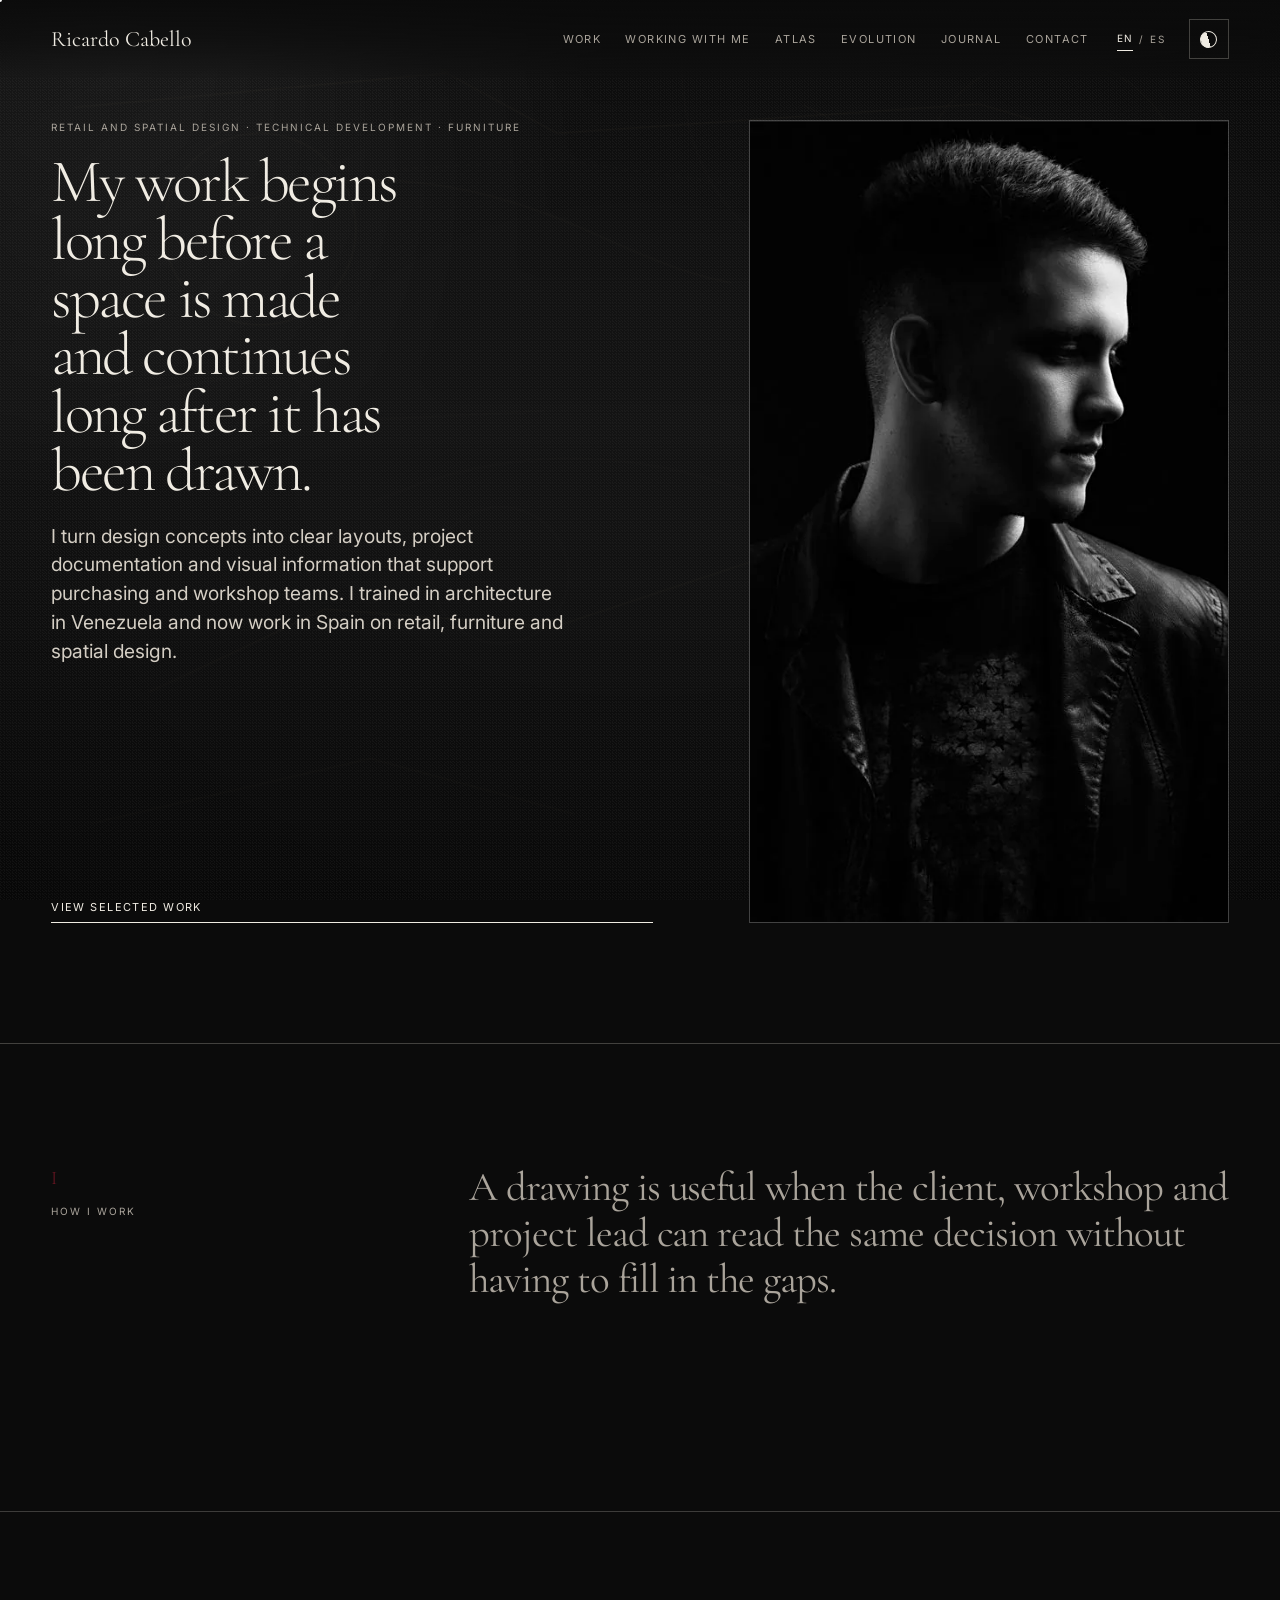
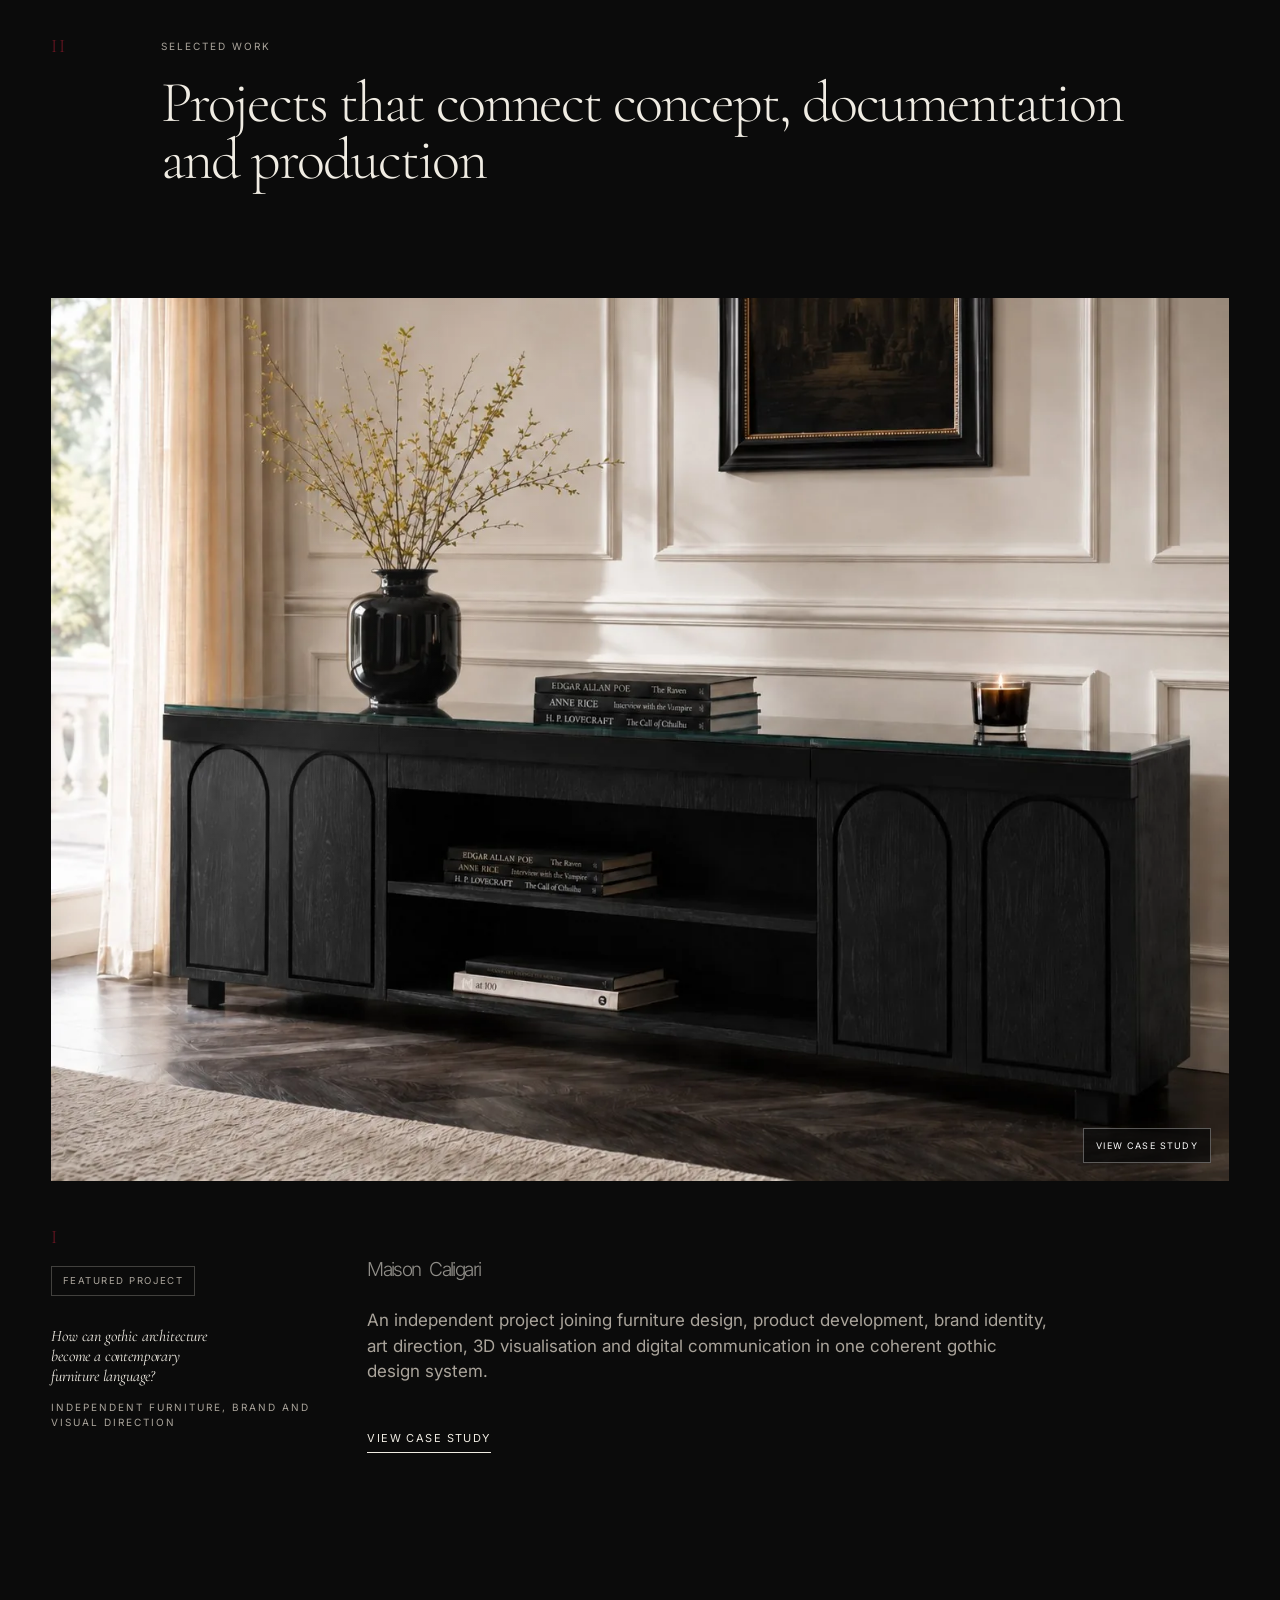
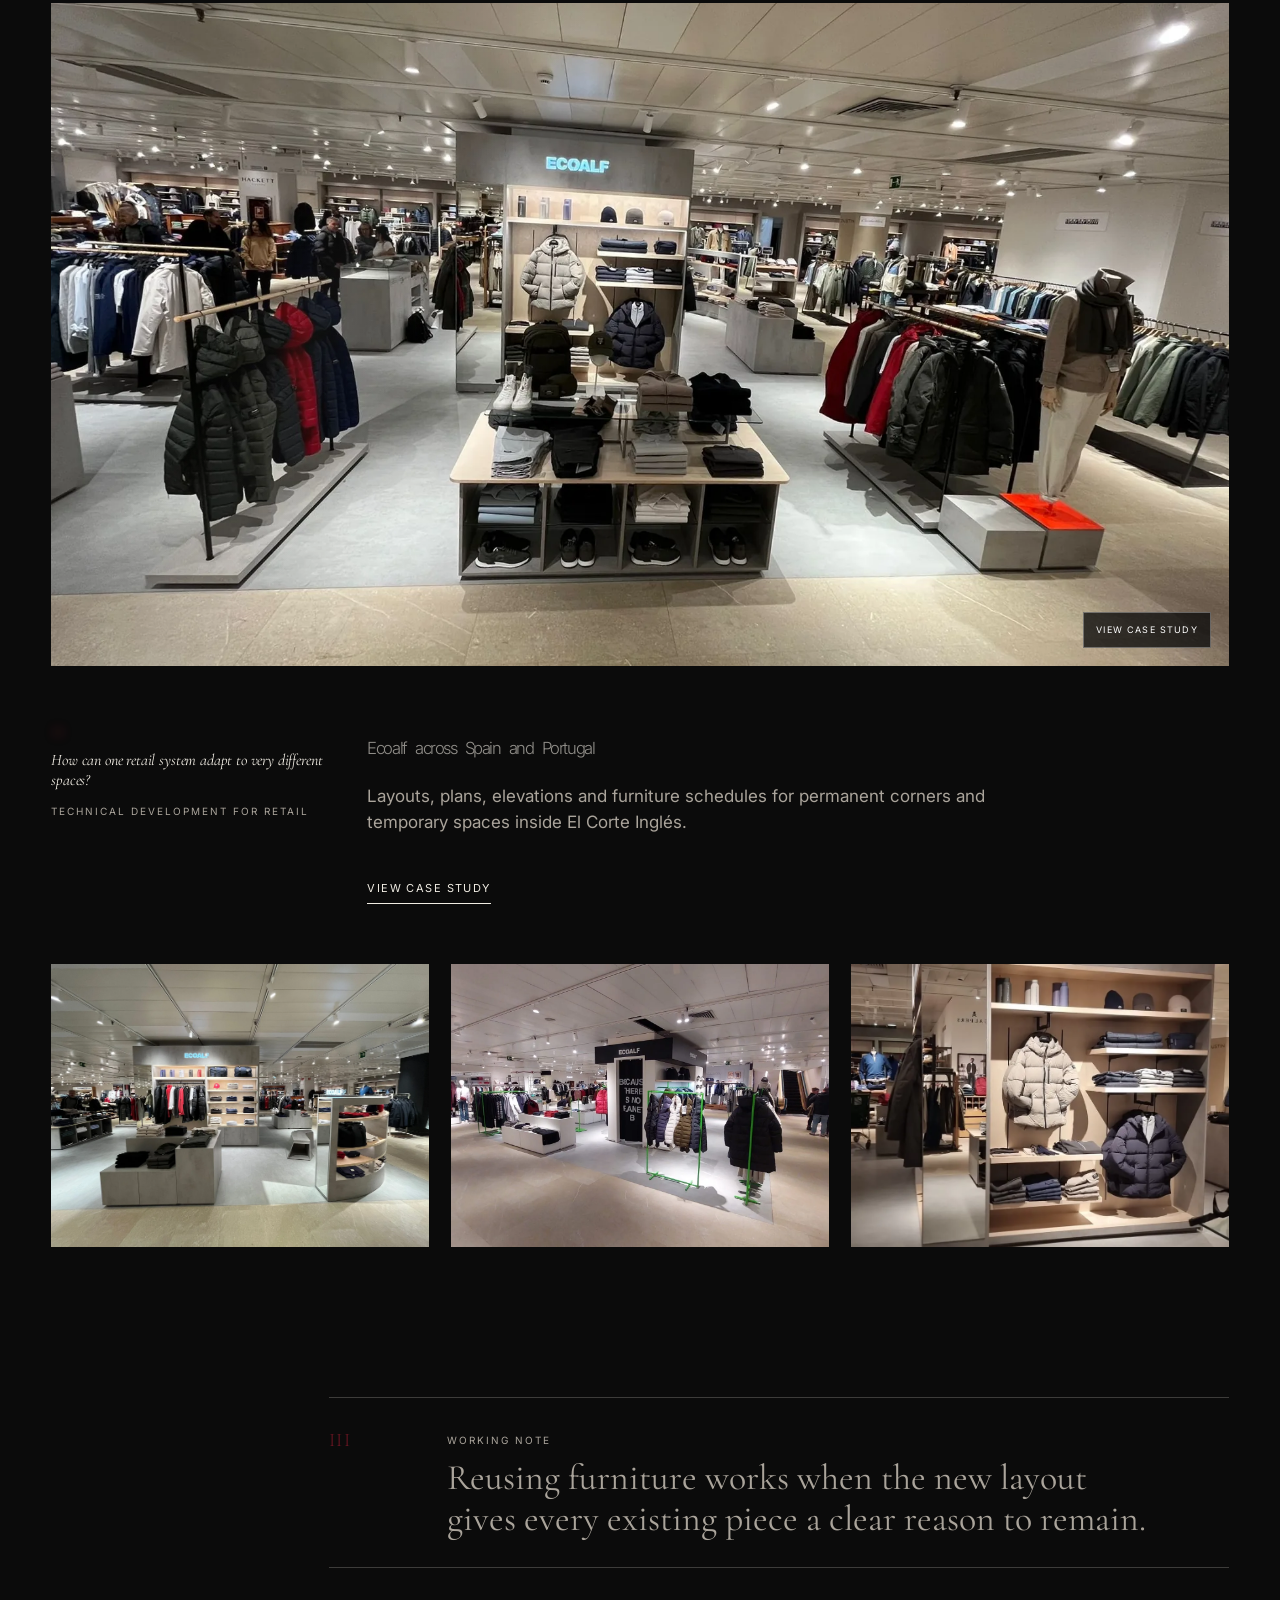
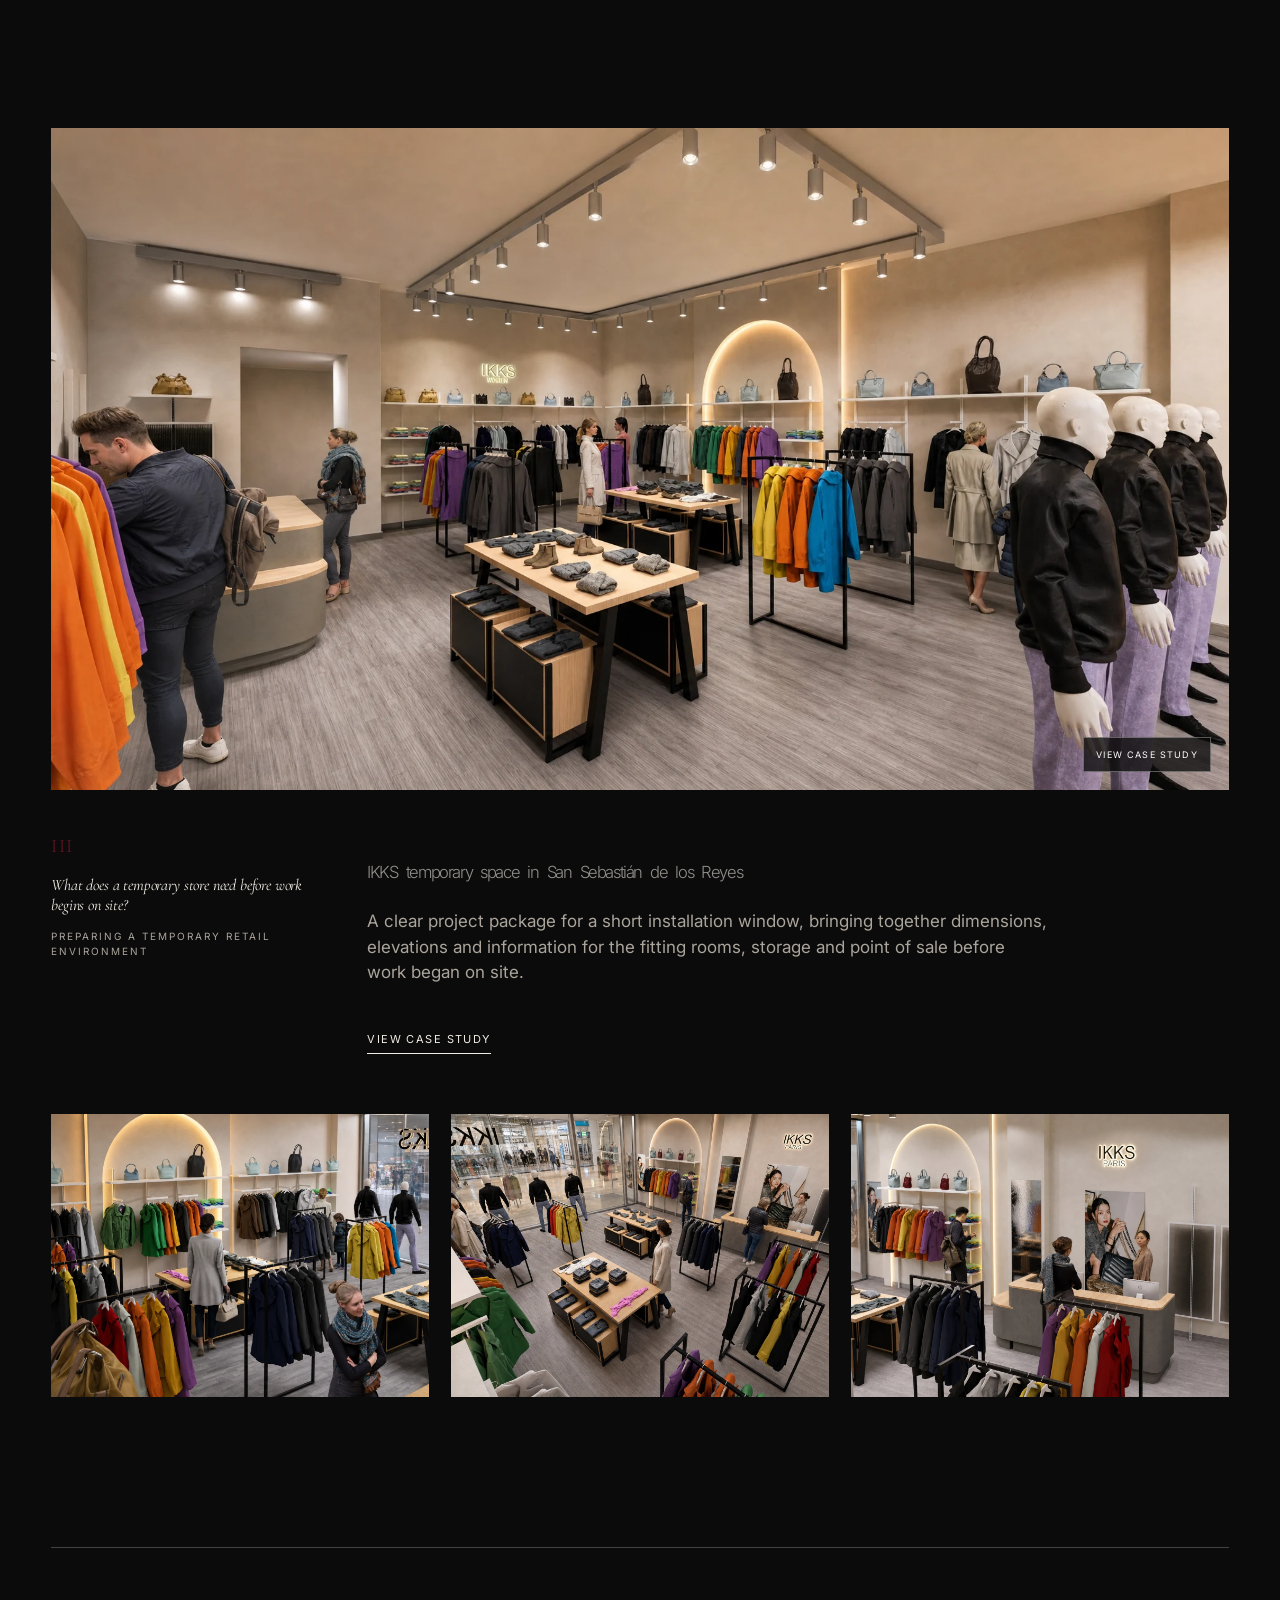
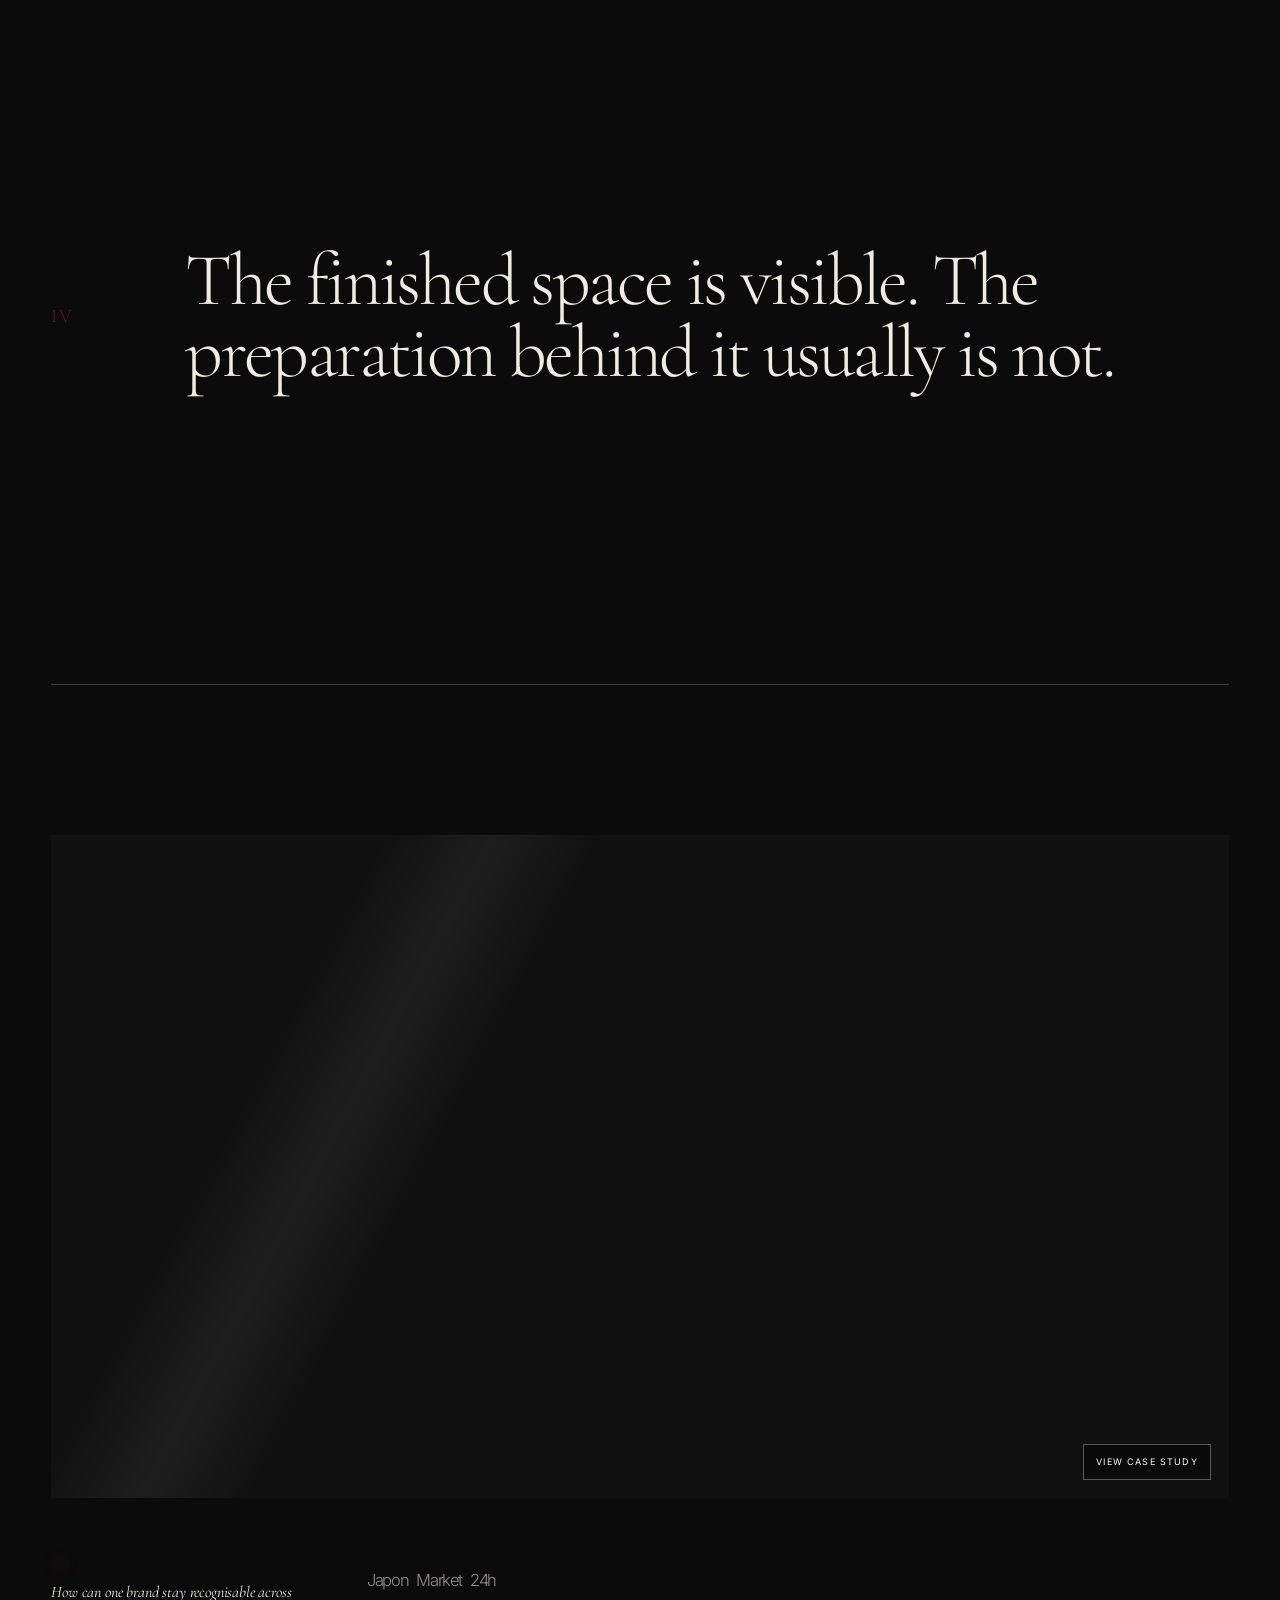
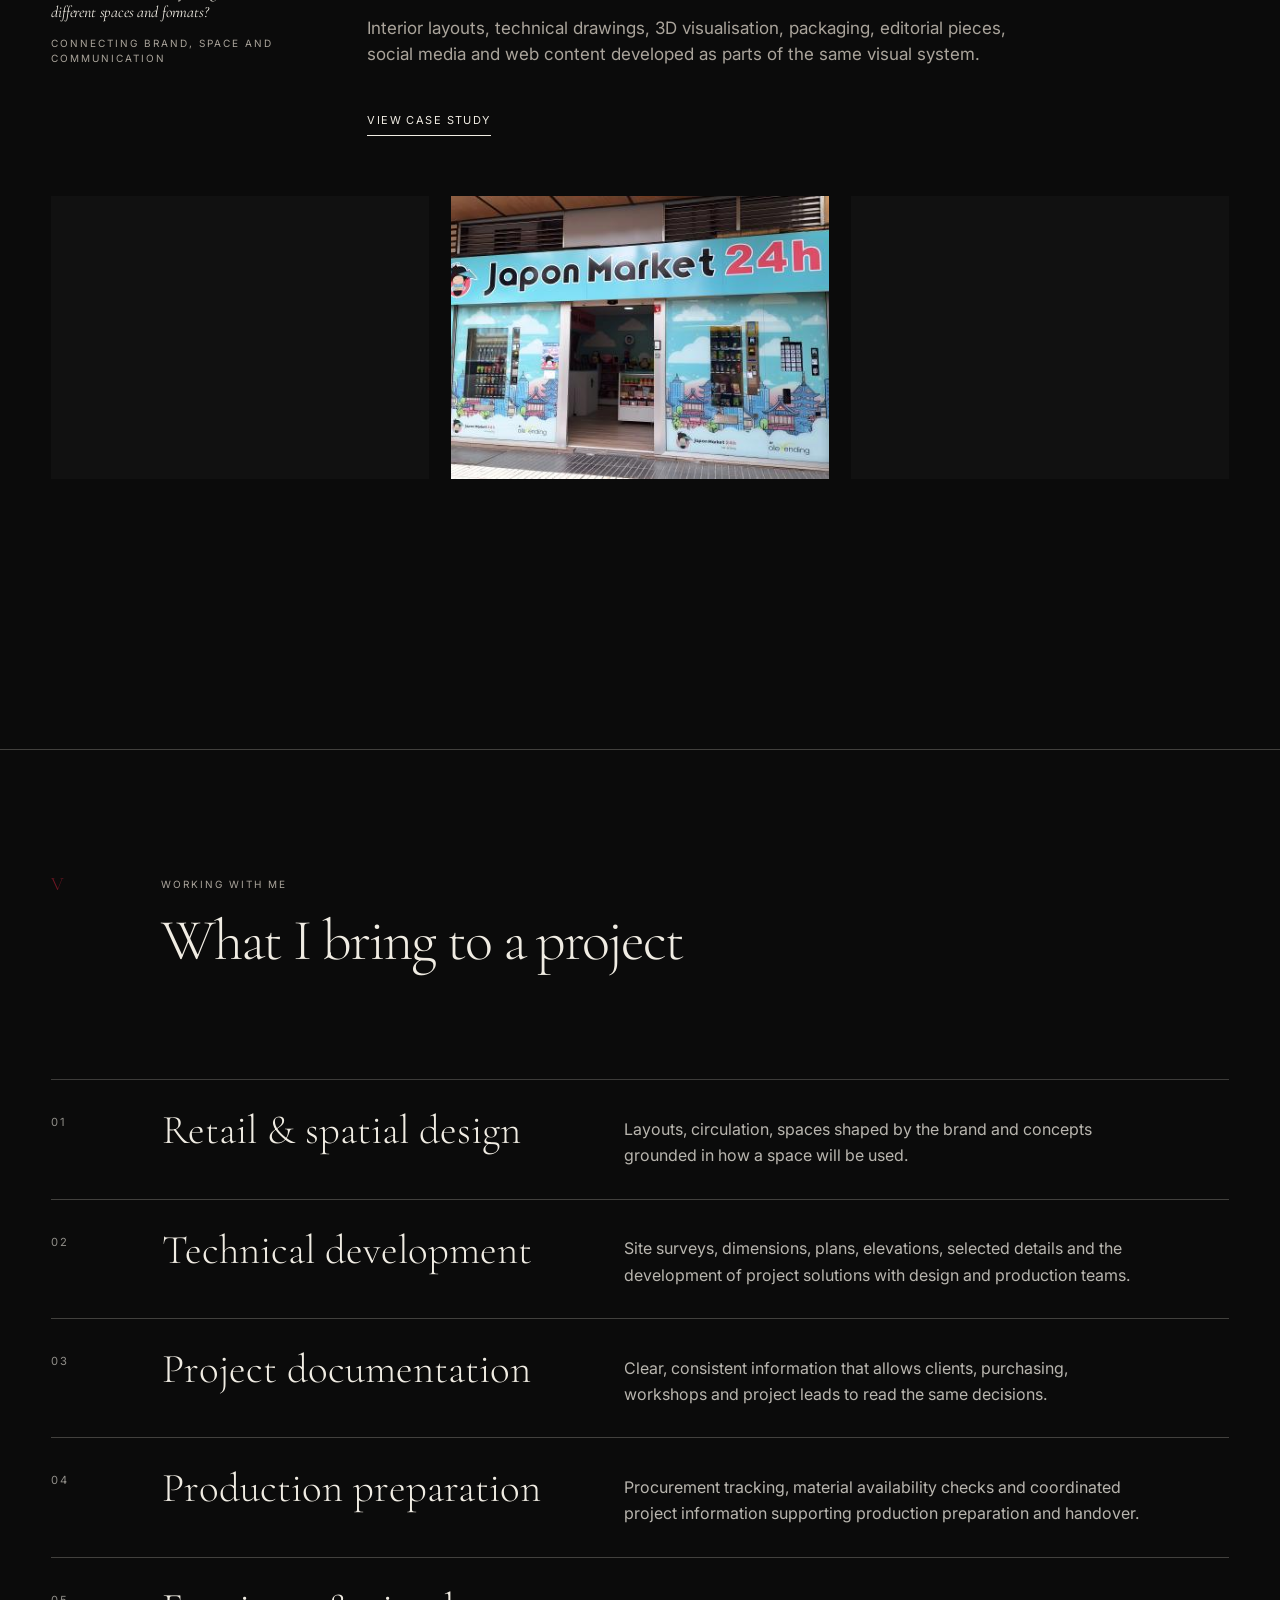
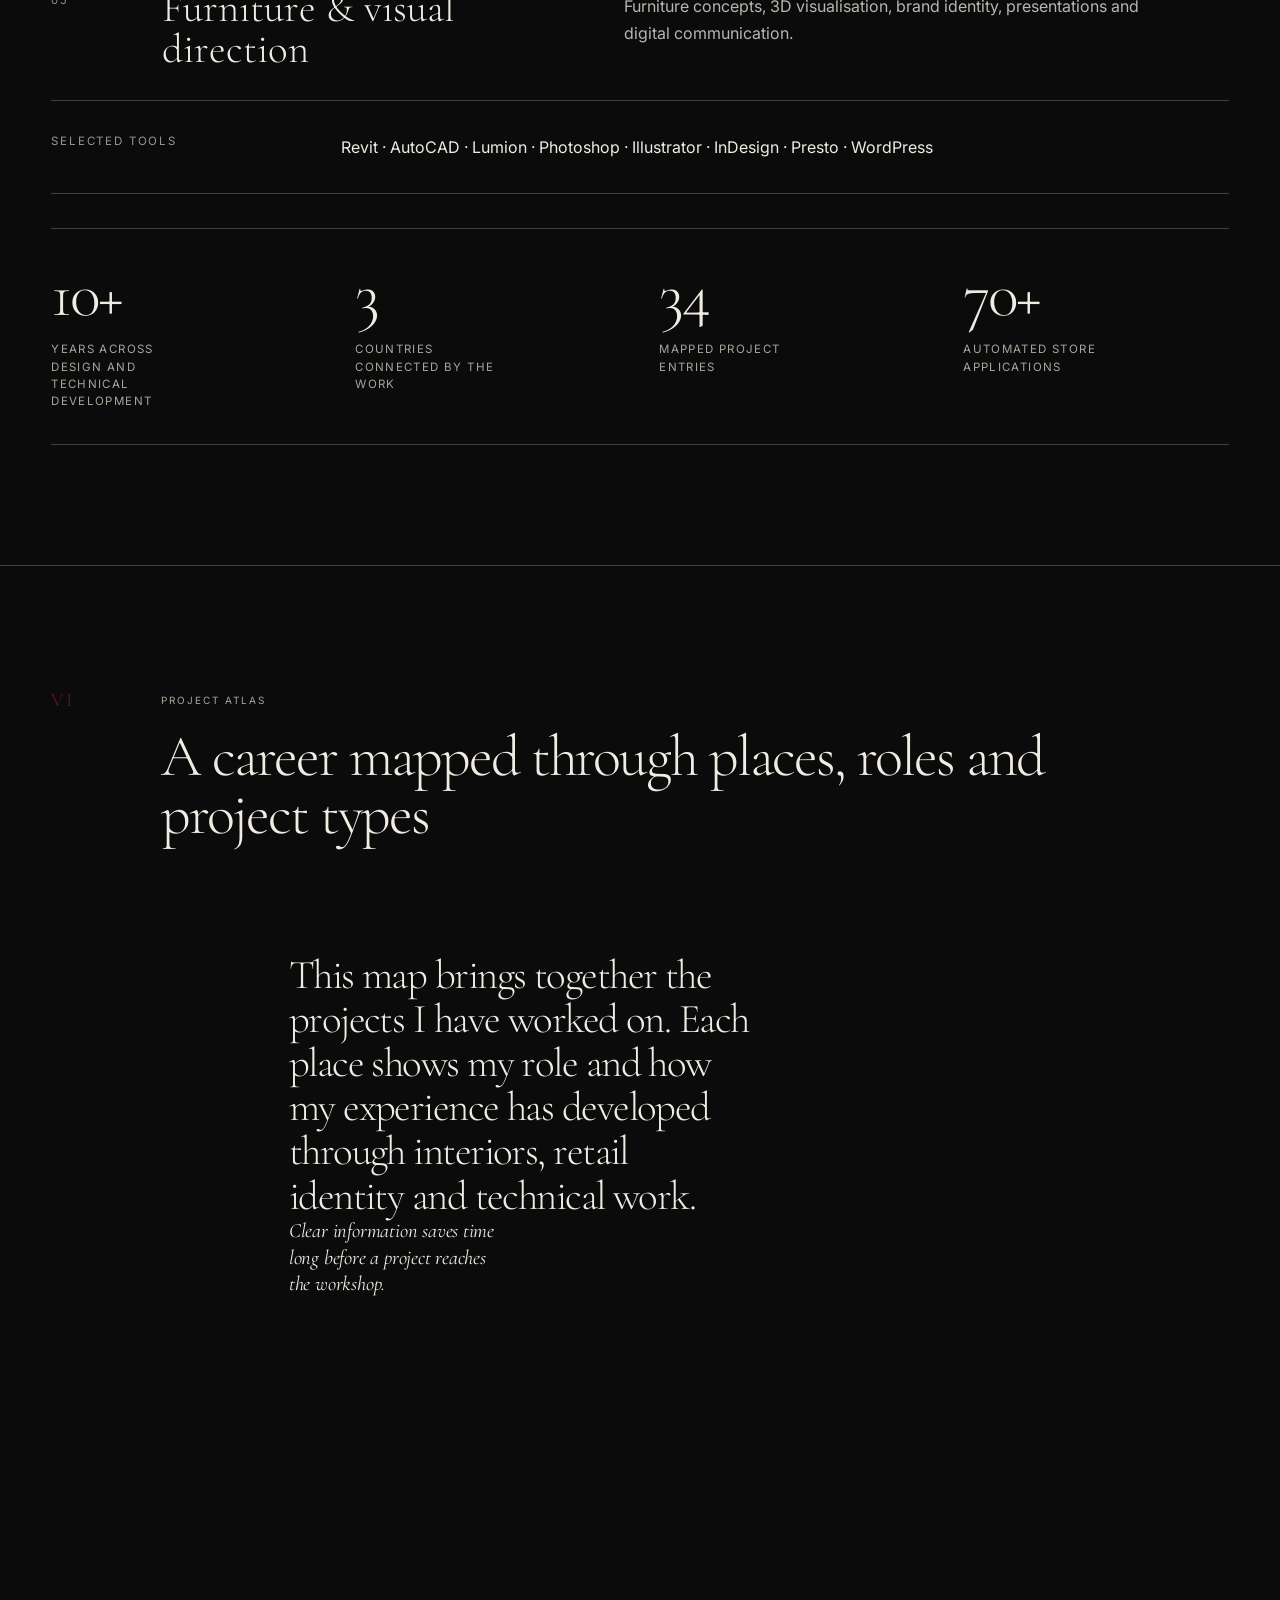
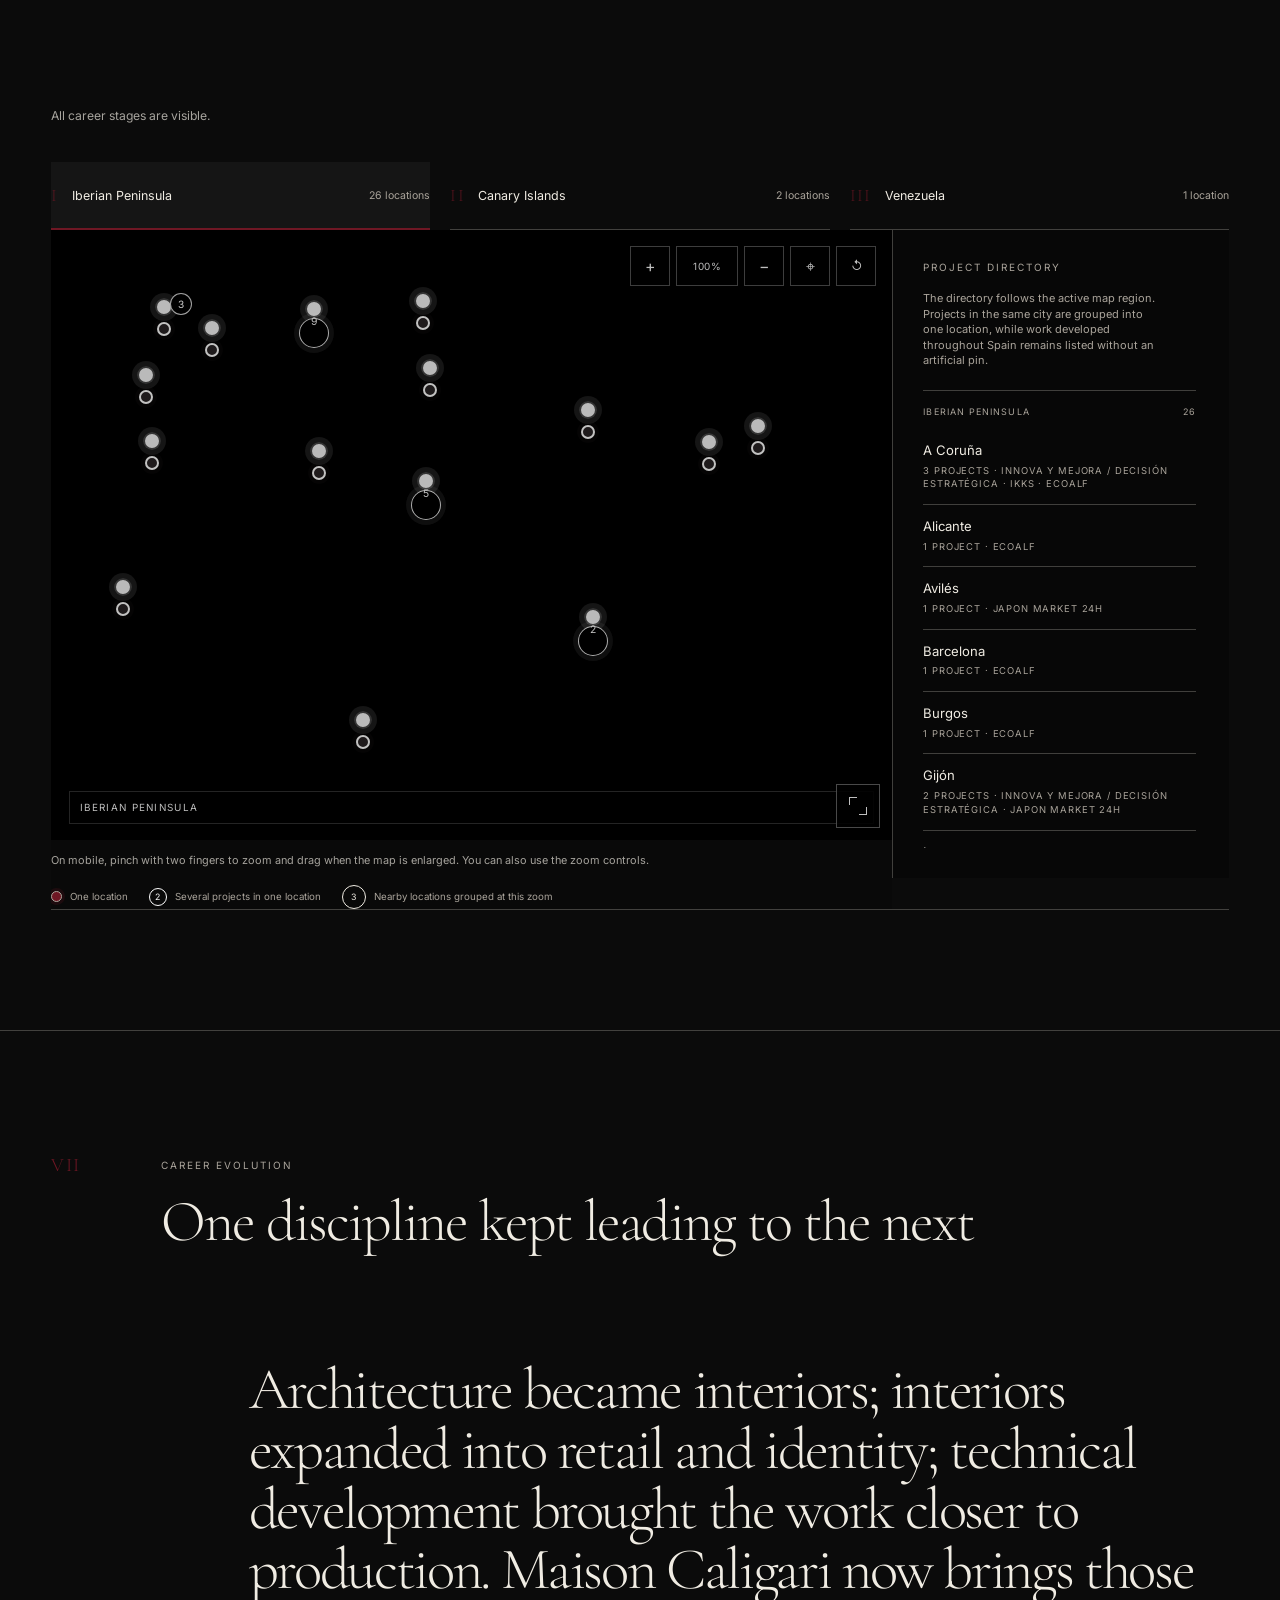
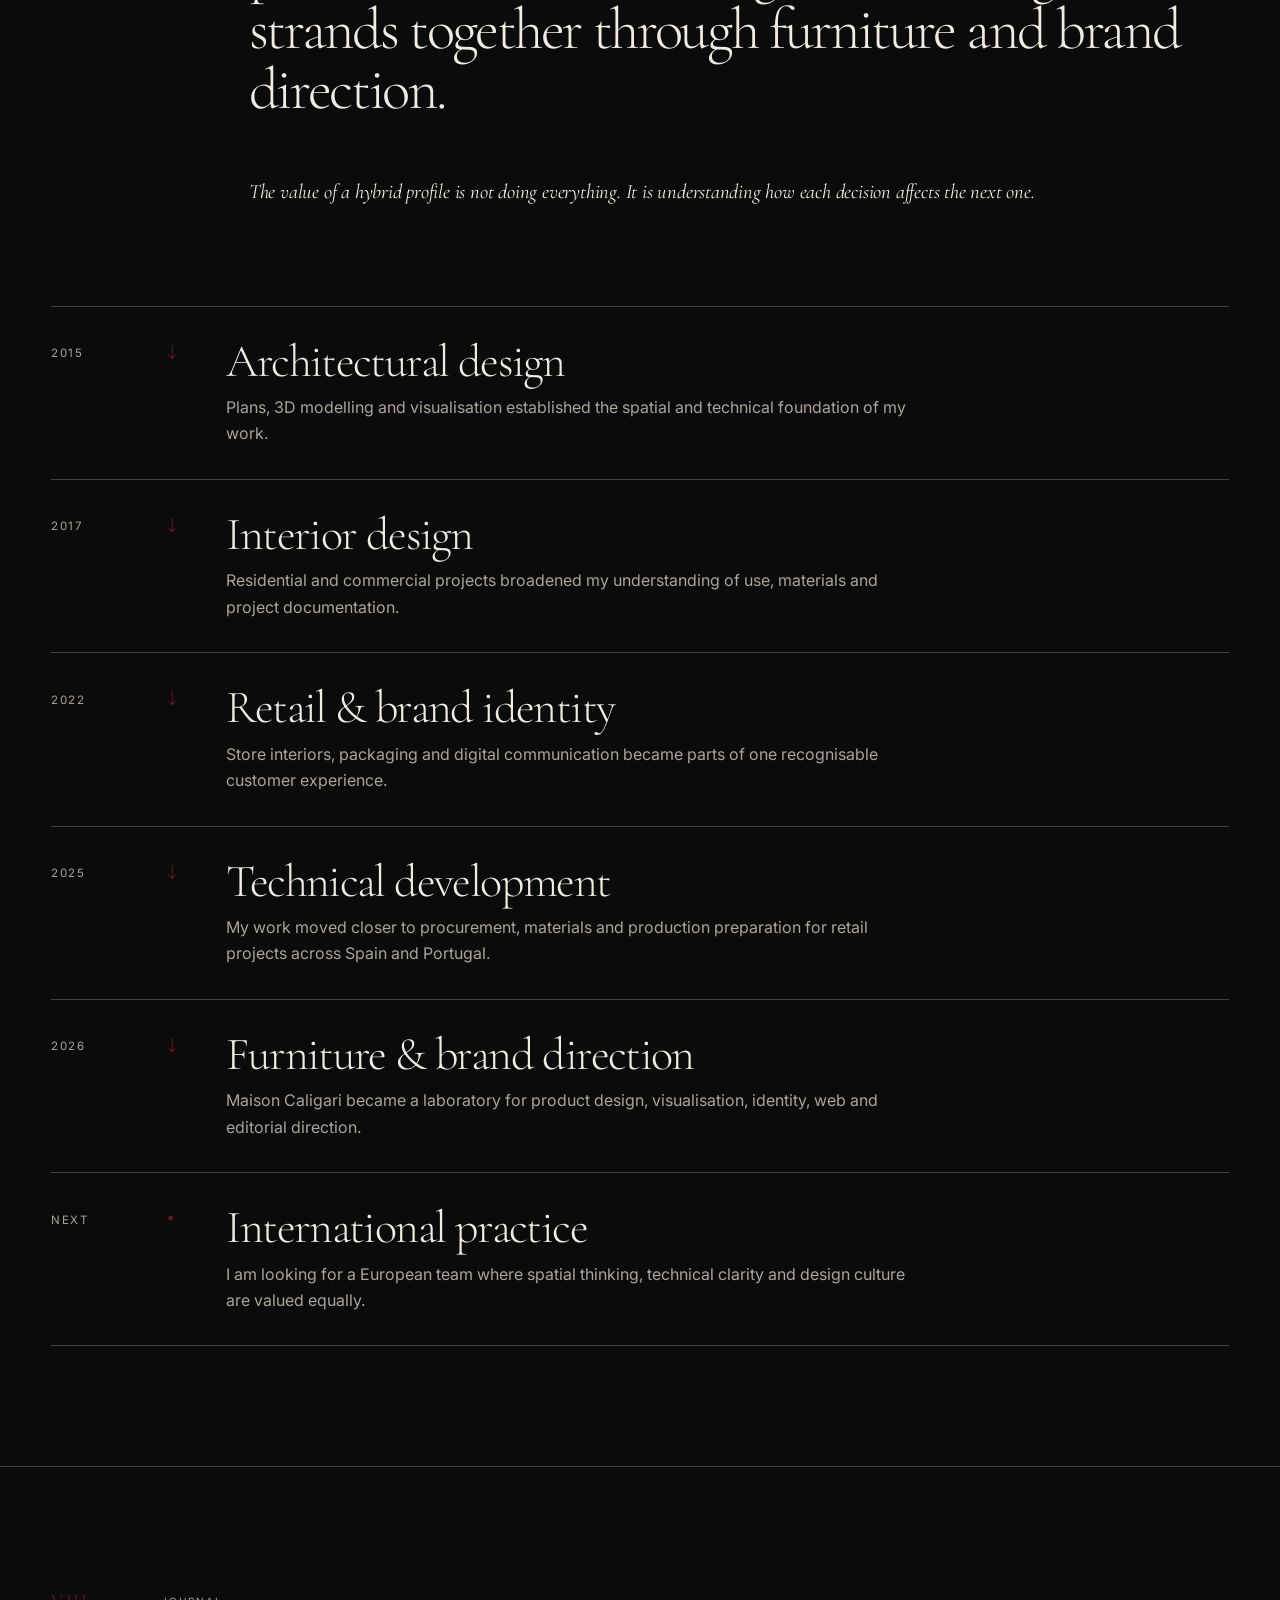
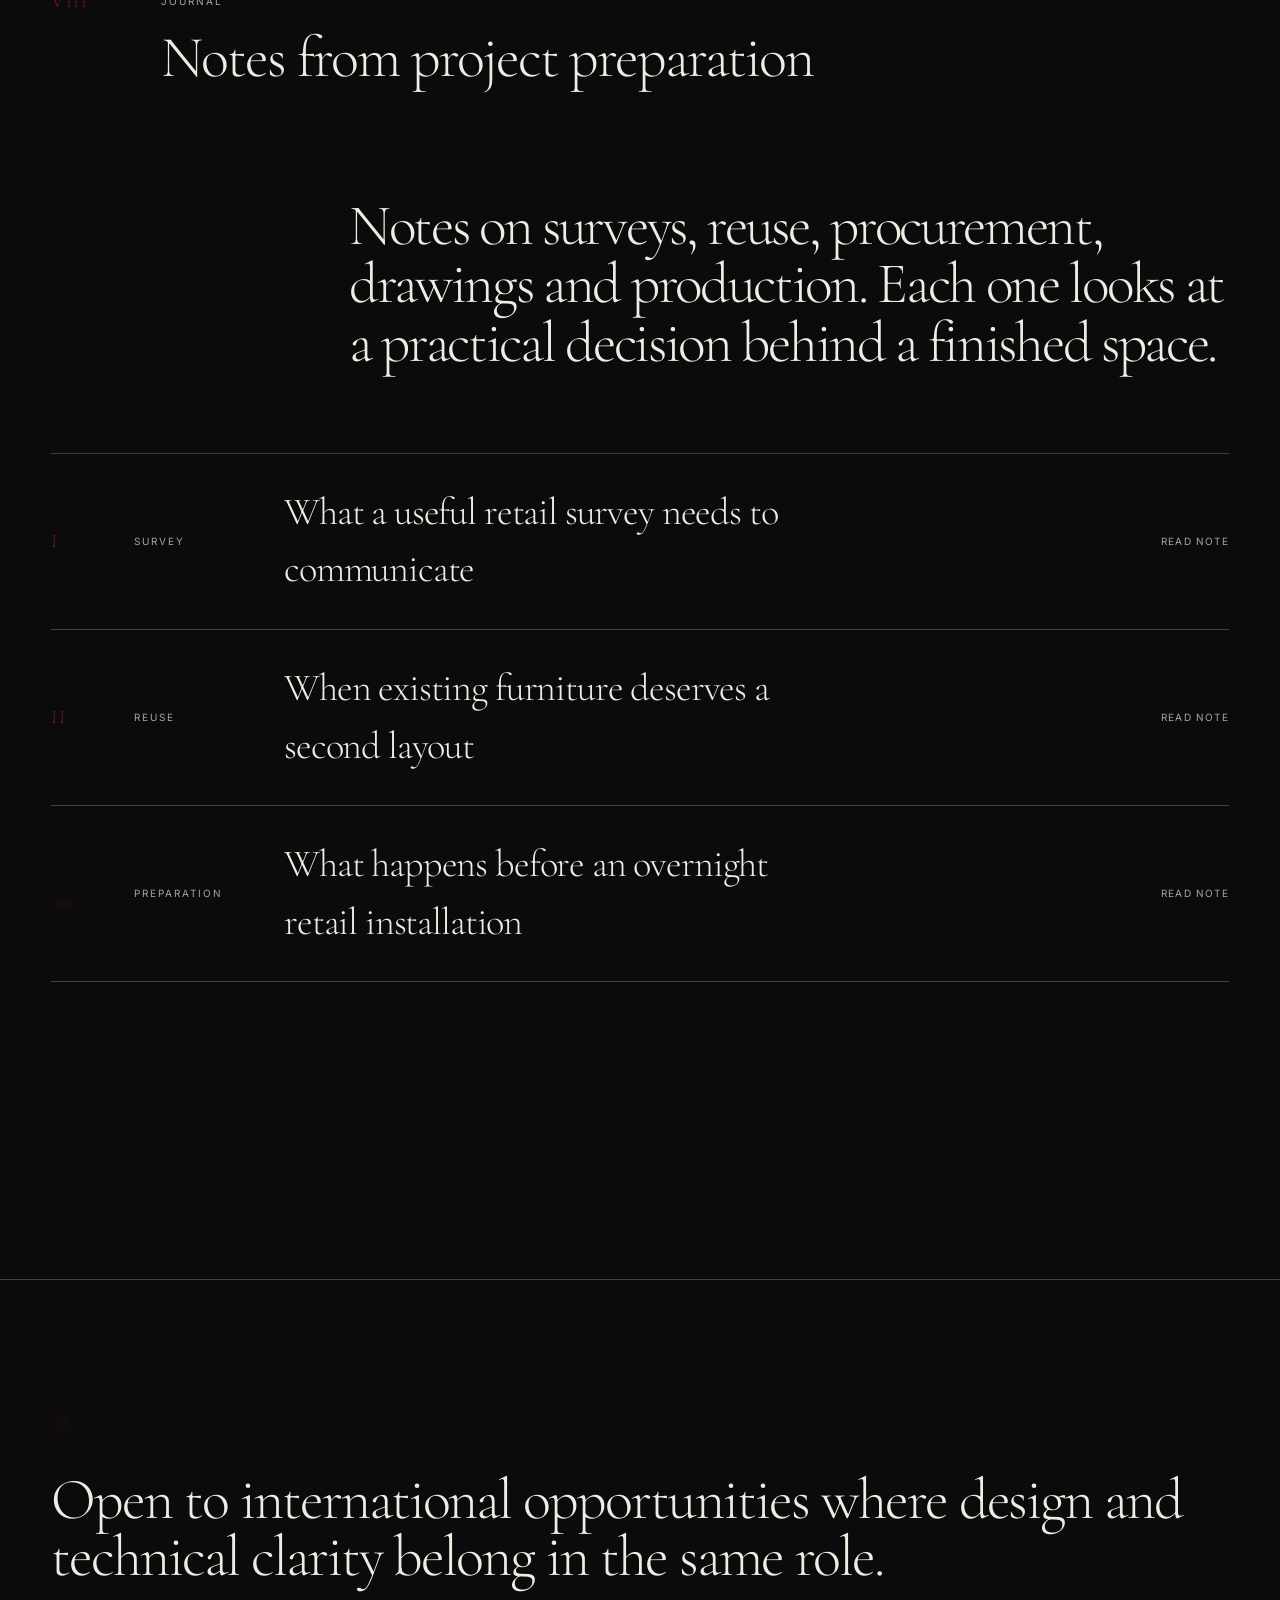
<file: index.html>
<!DOCTYPE html>

<html lang="en">
<head>
<meta charset="utf-8"/>
<meta content="width=device-width, initial-scale=1.0" name="viewport"/>
<meta content="Portfolio of Ricardo Cabello, a retail and spatial designer connecting concept, technical documentation, furniture and production preparation." name="description"/><meta content="dark light" name="color-scheme"/>
<meta content="#0b0b0b" name="theme-color"/>
<title>Ricardo Cabello | Retail &amp; Spatial Designer</title>
<link href="https://fonts.googleapis.com" rel="preconnect"/>
<link crossorigin="" href="https://fonts.gstatic.com" rel="preconnect"/>
<link href="https://fonts.googleapis.com/css2?family=Cormorant+Garamond:wght@300;400&amp;family=Inter:wght@300;400;500&amp;display=swap" rel="stylesheet"/>
<link href="css/main.css?v=20260723-final-hero-balance-v1" rel="stylesheet"/>
<noscript><style>.page-loader{display:none!important}.reveal,.roman-reveal{opacity:1!important;transform:none!important;filter:none!important}</style></noscript><link href="https://www.rcabello.com/" rel="canonical"/><link href="favicon.svg" rel="icon" type="image/svg+xml"/><link href="images/ricardo-cabello-og.jpg" rel="apple-touch-icon"/><meta content="website" property="og:type"/><meta content="Ricardo Cabello | Retail &amp; Spatial Designer" property="og:title"/><meta content="Portfolio of Ricardo Cabello, a retail and spatial designer connecting concept, technical documentation, furniture and production preparation." property="og:description"/><meta content="https://www.rcabello.com/" property="og:url"/><meta content="https://www.rcabello.com/images/ricardo-cabello-og.jpg" property="og:image"/><meta content="summary_large_image" name="twitter:card"/><meta content="Ricardo Cabello | Retail &amp; Spatial Designer" name="twitter:title"/><meta content="Portfolio of Ricardo Cabello, a retail and spatial designer connecting concept, technical documentation, furniture and production preparation." name="twitter:description"/><meta content="https://www.rcabello.com/images/ricardo-cabello-og.jpg" name="twitter:image"/></head>
<body class="theme-dark" data-page="home"><a class="skip-link" data-i18n="skipContent" href="#top">Skip to content</a>
<div aria-hidden="true" class="ambient-background">
<div class="ambient-gradient ambient-gradient-a"></div>
<div class="ambient-gradient ambient-gradient-b"></div>
<div class="ambient-gradient ambient-gradient-c"></div>
<div class="ambient-vignette"></div>
<div class="ambient-grain"></div>
</div>
<div aria-hidden="true" class="page-loader">
<span class="roman roman-reveal">I</span>
</div>
<div aria-hidden="true" class="cursor-dot"></div>
<div aria-hidden="true" class="cursor-ring"></div>
<header class="site-header">
<button aria-controls="primary-navigation" aria-expanded="false" aria-label="Open navigation menu" class="menu-toggle" data-i18n-aria="openMenu" type="button"><span aria-hidden="true"></span><span aria-hidden="true"></span></button><a class="wordmark" href="#top">Ricardo Cabello</a>
<nav class="primary-navigation" id="primary-navigation">
<a data-i18n="navWork" href="#work">Work</a>
<a data-i18n="navPractice" href="#practice">Working with me</a>
<a data-i18n="navMap" href="#map">Atlas</a>
<a data-i18n="navStory" href="#story">Evolution</a>
<a data-i18n="navJournal" href="#journal">Journal</a>
<a data-i18n="navContact" href="#contact">Contact</a>
<div aria-label="Language selector" class="language-switcher">
<button class="language-button active" data-language="en" type="button">EN</button>
<span>/</span>
<button class="language-button" data-language="es" type="button">ES</button>
</div>
<button aria-label="Switch colour mode" class="theme-toggle" data-i18n-aria="themeToggle" type="button"><span aria-hidden="true" class="theme-icon"></span></button>
</nav>
</header>
<main id="top">
<section class="hero editorial-hero section-shell" data-bg="hero">
<div class="hero-copy">
<span class="eyebrow" data-i18n="heroEyebrow">Retail and spatial design · technical development · furniture</span>
<h1 data-i18n="heroTitle">My work begins long before a space is made and continues long after it has been drawn.</h1>
<p data-i18n="heroBody">I turn design concepts into clear layouts, project documentation and visual information that support purchasing and workshop teams. I trained in architecture in Venezuela and now work in Spain on retail, furniture and spatial design.</p>
<a class="text-link" data-i18n="heroLink" href="#work">View selected work</a>
</div>
<img alt="Ricardo Cabello" class="hero-portrait protected-media" decoding="async" draggable="false" fetchpriority="high" height="918" src="images/ricardo-cabello-portrait.webp" width="548"/>
</section>
<section class="editorial-note section-shell reveal" data-bg="statement">
<div class="note-index">
<span class="roman roman-reveal">I</span>
<span class="eyebrow" data-i18n="positionLabel">How I work</span>
</div>
<p data-i18n="positionText">A drawing is useful when the client, workshop and project lead can read the same decision without having to fill in the gaps.</p>
</section>
<section class="section-shell editorial-work" data-bg="work" id="work">
<div class="section-title editorial-title">
<span class="roman roman-reveal">II</span>
<div><span class="eyebrow" data-i18n="selectedWorkLabel">Selected work</span><h2 data-i18n="selectedWorkTitle">Projects that connect concept, documentation and production</h2></div>
</div>
<article class="editorial-project featured-maison reveal" data-bg="maison">
<a aria-label="Open the Maison Caligari case study" class="project-image protected-media project-link" data-i18n-aria="ariaMaison" href="projects/maison-caligari.html">
<img alt="Maison Caligari Cabinet Oraculus in a contemporary gothic interior" class="project-media-photo protected-media" decoding="async" draggable="false" height="1086" loading="eager" src="images/maison-caligari/cabinet-oraculus.webp" width="1448"/>
<span class="project-open-hint"><span data-i18n="openCase">View case study</span></span>
</a>
<div class="project-caption">
<div><span class="roman roman-reveal">I</span><span class="featured-badge" data-i18n="featuredProject">Featured project</span><span class="project-question" data-i18n="maisonQuestion">How can gothic architecture become a contemporary furniture language?</span><span class="eyebrow" data-i18n="maisonLabel">Independent furniture, brand and visual direction</span></div>
<div><h3><a aria-label="Open the Maison Caligari case study" class="project-title-link project-link" data-i18n-aria="ariaMaison" href="projects/maison-caligari.html"><span data-i18n="maisonTitle">Maison Caligari</span></a></h3><p data-i18n="maisonBody">An independent project joining furniture design, product development, brand identity, art direction, 3D visualisation and digital communication in one coherent gothic design system.</p><a class="text-link project-link" data-i18n="openCase" href="projects/maison-caligari.html">View case study</a></div>
</div>
</article>
<article class="editorial-project reveal" data-bg="ecoalf">
<a aria-label="Open the Ecoalf case study" class="project-image protected-media project-link" data-i18n-aria="ariaEcoalf" href="projects/ecoalf.html" style="--image:url('images/ecoalf/vigo-man/ecoalf-man-vigo-built-exterior-cover.webp')"><img alt="Ecoalf retail project" class="project-media-photo protected-media" decoding="async" draggable="false" height="1023" loading="lazy" src="images/ecoalf/vigo-man/ecoalf-man-vigo-built-exterior-cover.webp" width="1800"/><span class="project-open-hint"><span data-i18n="openCase">View case study</span></span></a>
<div class="project-caption">
<div><span class="roman roman-reveal">II</span><span class="project-question" data-i18n="ecoalfQuestion">How can one retail system adapt to very different spaces?</span><span class="eyebrow" data-i18n="ecoalfLabel">Technical development for retail</span></div>
<div><h3><a aria-label="Open the Ecoalf case study" class="project-title-link project-link" data-i18n-aria="ariaEcoalf" href="projects/ecoalf.html"><span data-i18n="ecoalfTitle">Ecoalf across Spain and Portugal</span></a></h3><p data-i18n="ecoalfBody">Layouts, plans, elevations and furniture schedules for permanent corners and temporary spaces inside El Corte Inglés.</p><a class="text-link project-link" data-i18n="openCase" href="projects/ecoalf.html">View case study</a></div>
</div>
<div class="project-photo-strip">
<a aria-label="Open the Ecoalf case study" class="protected-media project-link" data-i18n-aria="ariaEcoalf" href="projects/ecoalf.html"><img alt="Ecoalf retail project" class="project-media-photo protected-media" decoding="async" draggable="false" height="1350" loading="lazy" src="images/ecoalf/vigo-man/ecoalf-man-vigo-built-interior-01.webp" width="1800"/></a>
<a aria-label="Open the Ecoalf case study" class="protected-media project-link" data-i18n-aria="ariaEcoalf" href="projects/ecoalf.html"><img alt="Ecoalf retail project" class="project-media-photo protected-media" decoding="async" draggable="false" height="900" loading="lazy" src="images/ecoalf/vigo-woman/ecoalf-woman-vigo-built-corner-01.webp" width="1600"/></a>
<a aria-label="Open the Ecoalf case study" class="protected-media project-link" data-i18n-aria="ariaEcoalf" href="projects/ecoalf.html"><img alt="Ecoalf retail project" class="project-media-photo protected-media" decoding="async" draggable="false" height="1599" loading="lazy" src="images/ecoalf/vigo-man/ecoalf-man-vigo-built-interior-02.webp" width="899"/></a>
</div>
</article>
<aside class="editorial-observation reveal">
<span class="roman roman-reveal">III</span>
<div><span class="eyebrow" data-i18n="observationLabel">Working note</span><p data-i18n="observationText">Reusing furniture works when the new layout gives every existing piece a clear reason to remain.</p></div>
</aside>
<article class="editorial-project alternate reveal" data-bg="ikks">
<a aria-label="Open the IKKS case study" class="project-image protected-media project-link" data-i18n-aria="ariaIkks" href="projects/ikks.html" style="--image:url('images/ikks/ikks-retail-interior-design-wide-overview.webp')"><img alt="Wide IKKS retail interior design visualisation with track lighting, fashion displays, timber tables, illuminated niches and storefront mannequins" class="project-media-photo protected-media" decoding="async" draggable="false" height="1072" loading="lazy" src="images/ikks/ikks-retail-interior-design-wide-overview.webp" title="IKKS Retail Interior Design | Complete Store Overview and 3D Visualisation" width="1920"/><span class="project-open-hint"><span data-i18n="openCase">View case study</span></span></a>
<div class="project-caption">
<div><span class="roman roman-reveal">III</span><span class="project-question" data-i18n="ikksQuestion">What does a temporary store need before work begins on site?</span><span class="eyebrow" data-i18n="ikksLabel">Preparing a temporary retail environment</span></div>
<div><h3><a aria-label="Open the IKKS case study" class="project-title-link project-link" data-i18n-aria="ariaIkks" href="projects/ikks.html"><span data-i18n="ikksTitle">IKKS temporary space in San Sebastián de los Reyes</span></a></h3><p data-i18n="ikksBody">A clear project package for a short installation window, bringing together dimensions, elevations and information for the fitting rooms, storage and point of sale before work began on site.</p><a class="text-link project-link" data-i18n="openCase" href="projects/ikks.html">View case study</a></div>
</div>
<div class="project-photo-strip">
<a aria-label="Open the IKKS case study" class="protected-media project-link" data-i18n-aria="ariaIkks" href="projects/ikks.html"><img alt="IKKS commercial interior with illuminated arched display, fashion rails, central tables and glazed storefront" class="project-media-photo protected-media" decoding="async" draggable="false" height="1072" loading="lazy" src="images/ikks/ikks-commercial-interior-illuminated-display-storefront.webp" title="IKKS Commercial Interior | Illuminated Display and Storefront" width="1920"/></a>
<a aria-label="Open the IKKS case study" class="protected-media project-link" data-i18n-aria="ariaIkks" href="projects/ikks.html"><img alt="Elevated IKKS retail layout showing storefront, customer circulation, display rails and central merchandising tables" class="project-media-photo protected-media" decoding="async" draggable="false" height="1072" loading="lazy" src="images/ikks/ikks-retail-layout-overview-storefront.webp" title="IKKS Retail Layout | Storefront, Circulation and Merchandising" width="1920"/></a>
<a aria-label="Open the IKKS case study" class="protected-media project-link" data-i18n-aria="ariaIkks" href="projects/ikks.html"><img alt="IKKS retail interior design with custom cash desk, illuminated branding and fashion display fixtures" class="project-media-photo protected-media" decoding="async" draggable="false" height="1072" loading="lazy" src="images/ikks/ikks-retail-design-cash-desk-branding.webp" title="IKKS Retail Design | Cash Desk, Branding and Store Interior" width="1920"/></a>
</div>
</article>
<section class="editorial-statement reveal">
<span class="roman roman-reveal">IV</span>
<h2 data-i18n="continuousConversation">The finished space is visible. The preparation behind it usually is not.</h2>
</section>
<article class="editorial-project reveal" data-bg="brand">
<a aria-label="Open the Japon Market 24h case study" class="project-image protected-media project-link" data-i18n-aria="ariaJapon" href="projects/japon-market.html" style="--image:url('images/japon-market/storefront-distant-walkway.webp')"><img alt="Japon Market 24h retail project" class="project-media-photo protected-media" decoding="async" draggable="false" height="1200" loading="lazy" src="images/japon-market/storefront-distant-walkway.webp" width="1600"/><span class="project-open-hint"><span data-i18n="openCase">View case study</span></span></a>
<div class="project-caption">
<div><span class="roman roman-reveal">IV</span><span class="project-question" data-i18n="japonQuestion">How can one brand stay recognisable across different spaces and formats?</span><span class="eyebrow" data-i18n="japonLabel">Connecting brand, space and communication</span></div>
<div><h3><a aria-label="Open the Japon Market 24h case study" class="project-title-link project-link" data-i18n-aria="ariaJapon" href="projects/japon-market.html"><span data-i18n="japonTitle">Japon Market 24h</span></a></h3><p data-i18n="japonBody">Interior layouts, technical drawings, 3D visualisation, packaging, editorial pieces, social media and web content developed as parts of the same visual system.</p><a class="text-link project-link" data-i18n="openCase" href="projects/japon-market.html">View case study</a></div>
</div>
<div class="project-photo-strip">
<a aria-label="Open the Japon Market 24h case study" class="protected-media project-link" data-i18n-aria="ariaJapon" href="projects/japon-market.html"><img alt="Japon Market 24h retail project" class="project-media-photo protected-media" decoding="async" draggable="false" height="1292" loading="lazy" src="images/japon-market/lugo/interior-neon-sign.webp" width="1366"/></a>
<a aria-label="Open the Japon Market 24h case study" class="protected-media project-link" data-i18n-aria="ariaJapon" href="projects/japon-market.html"><img alt="Japon Market 24h retail project" class="project-media-photo protected-media" decoding="async" draggable="false" height="307" loading="lazy" src="images/japon-market/las-palmas/storefront-opening-balloons.jpg" width="480"/></a>
<a aria-label="Open the Japon Market 24h case study" class="protected-media project-link" data-i18n-aria="ariaJapon" href="projects/japon-market.html"><img alt="Japon Market 24h retail project" class="project-media-photo protected-media" decoding="async" draggable="false" height="682" loading="lazy" src="images/japon-market/tenerife/grand-opening-storefront.webp" width="1280"/></a>
</div>
</article>
</section>
<section class="practice section-shell" data-bg="practice" id="practice">
<div class="section-title editorial-title">
<span class="roman roman-reveal">V</span>
<div><span class="eyebrow" data-i18n="practiceLabel">Working with me</span><h2 data-i18n="practiceTitle">What I bring to a project</h2></div>
</div>
<div class="practice-grid reveal"><article><span class="practice-index">01</span><h3 data-i18n="practiceDesignTitle">Retail &amp; spatial design</h3><p data-i18n="practiceDesignBody">Layouts, circulation, spaces shaped by the brand and concepts grounded in how a space will be used.</p></article><article><span class="practice-index">02</span><h3 data-i18n="practiceTechnicalTitle">Technical development</h3><p data-i18n="practiceTechnicalBody">Site surveys, dimensions, plans, elevations, selected details and the development of project solutions with design and production teams.</p></article><article><span class="practice-index">03</span><h3 data-i18n="practiceDocumentationTitle">Project documentation</h3><p data-i18n="practiceDocumentationBody">Clear, consistent information that allows clients, purchasing, workshops and project leads to read the same decisions.</p></article><article><span class="practice-index">04</span><h3 data-i18n="practiceProductionTitle">Production preparation</h3><p data-i18n="practiceProductionBody">Procurement tracking, material availability checks and coordinated project information supporting production preparation and handover.</p></article><article><span class="practice-index">05</span><h3 data-i18n="practiceVisualTitle">Furniture &amp; visual direction</h3><p data-i18n="practiceVisualBody">Furniture concepts, 3D visualisation, brand identity, presentations and digital communication.</p></article></div>
<div class="practice-tools reveal"><span data-i18n="practiceToolsLabel">Selected tools</span><p>Revit · AutoCAD · Lumion · Photoshop · Illustrator · InDesign · Presto · WordPress</p></div><div class="career-snapshot reveal"><div><strong>10+</strong><span data-i18n="metricYears">years across design and technical development</span></div><div><strong>3</strong><span data-i18n="metricCountries">countries connected by the work</span></div><div><strong>34</strong><span data-i18n="metricEntries">mapped project entries</span></div><div><strong>70+</strong><span data-i18n="metricApplications">automated store applications</span></div></div>
</section>
<section class="built-work section-shell" data-bg="map" id="map">
<div class="section-title editorial-title">
<span class="roman roman-reveal">VI</span>
<div>
<span class="eyebrow" data-i18n="builtWorkLabel">Project atlas</span>
<h2 data-i18n="builtWorkTitle">A career mapped through places, roles and project types</h2>
</div>
</div>
<div class="built-work-intro reveal">
<p data-i18n="builtWorkIntro">This map brings together the projects I have worked on. Each place shows my role and how my experience has developed through interiors, retail identity and technical work.</p>
<p class="intro-aphorism" data-i18n="atlasAphorism">Clear information saves time long before a project reaches the workshop.</p>
</div>
<label class="atlas-stage-select-wrap"><span data-i18n="atlasStageSelectLabel">Career stage</span><select aria-label="Filter atlas by career stage" data-i18n-aria="careerStagesLabel" id="atlas-stage-select"><option data-i18n="stageAll" value="all">All work</option><option data-i18n="stageFoundations" value="foundations">Foundations</option><option data-i18n="stageResidential" value="residential">Interiors &amp; residential design</option><option data-i18n="stageIdentity" value="identity">Retail identity</option><option data-i18n="stageProduction" value="production">Technical retail development</option></select></label><div aria-label="Filter the atlas by career stage" class="career-stages reveal" data-i18n-aria="careerStagesLabel" role="group">
<button aria-pressed="true" class="stage-button active" data-stage="all" type="button"><span class="stage-card-top"><span class="roman">I</span><span class="stage-count" data-stage-count="all">37</span></span><strong data-i18n="stageAll">All work</strong><small data-i18n="stageAllPeriod">2015 to present</small></button>
<button aria-pressed="false" class="stage-button" data-stage="foundations" type="button"><span class="stage-card-top"><span class="roman">II</span><span class="stage-count" data-stage-count="foundations">1</span></span><strong data-i18n="stageFoundations">Foundations</strong><small data-i18n="period20152017">2015 to 2017</small></button>
<button aria-pressed="false" class="stage-button" data-stage="residential" type="button"><span class="stage-card-top"><span class="roman">III</span><span class="stage-count" data-stage-count="residential">6</span></span><strong data-i18n="stageResidential">Interiors &amp; residential design</strong><small data-i18n="period20172021">2017 to 2021</small></button>
<button aria-pressed="false" class="stage-button" data-stage="identity" type="button"><span class="stage-card-top"><span class="roman">IV</span><span class="stage-count" data-stage-count="identity">9</span></span><strong data-i18n="stageIdentity">Retail identity</strong><small data-i18n="period20222024">2022 to 2024</small></button>
<button aria-pressed="false" class="stage-button" data-stage="production" type="button"><span class="stage-card-top"><span class="roman">V</span><span class="stage-count" data-stage-count="production">21</span></span><strong data-i18n="stageProduction">Technical retail development</strong><small data-i18n="period2025Present">2025 to present</small></button>
</div>
<div aria-label="Search the atlas and control the current view" class="atlas-toolbar reveal" data-i18n-aria="atlasToolbarLabel" role="search">
<div class="atlas-search-wrap"><label data-i18n="atlasSearchLabel" for="atlas-search">Search projects</label><div class="atlas-search-field"><input autocomplete="off" data-i18n-placeholder="atlasSearchPlaceholder" enterkeyhint="search" id="atlas-search" placeholder="City, brand or project type" type="search"/><button aria-label="Clear search" class="atlas-search-clear" data-i18n-aria="clearSearch" type="button">×</button></div></div>
<div class="atlas-toolbar-meta"><div aria-live="polite" class="atlas-result-count"><strong id="atlas-result-number">34</strong><span data-i18n="atlasEntriesVisible" id="atlas-result-label">entries visible</span></div><div class="atlas-toolbar-actions"><button aria-label="Fit visible locations" class="atlas-fit" data-i18n="fitResultsShort" data-i18n-aria="fitResults" data-zoom-action="fit" id="atlas-fit" type="button">Fit</button><button class="atlas-reset" data-i18n="atlasReset" id="atlas-reset" type="button">Reset filters</button></div></div>
</div>
<p aria-live="polite" class="atlas-active-summary" data-i18n="atlasActiveAll" id="atlas-active-summary">All career stages are visible.</p>
<p class="atlas-empty-state" data-i18n="atlasNoResults" hidden="" id="atlas-empty-state">No entries match the current search and career stage filter.</p>
<div aria-label="Choose the map region" class="atlas-region-tabs" data-i18n-aria="regionTabsLabel" role="group">
<button aria-pressed="true" class="atlas-region-tab active" data-atlas-region="peninsula" type="button"><span class="roman">I</span><span data-i18n="regionPeninsula">Iberian Peninsula</span><small data-region-count="">26 locations</small></button>
<button aria-pressed="false" class="atlas-region-tab" data-atlas-region="canary" type="button"><span class="roman">II</span><span data-i18n="regionCanary">Canary Islands</span><small data-region-count="">2 locations</small></button>
<button aria-pressed="false" class="atlas-region-tab" data-atlas-region="venezuela" type="button"><span class="roman">III</span><span data-i18n="regionVenezuela">Venezuela</span><small data-region-count="">1 location</small></button>
</div>
<div class="built-work-layout">
<div class="atlas-visual reveal">
<div class="map-frame">
<div aria-describedby="atlas-map-hint" aria-label="Selected work developed across three countries" class="atlas-map" data-i18n-aria="mapCaption" id="project-map" tabindex="0">
<img alt="Detailed map of mainland Spain and Portugal" class="atlas-map-image" decoding="async" height="1000" id="atlas-map-image" src="images/map-peninsula-v9.png" width="1474"/>
<div class="atlas-markers" id="atlas-markers"></div>
<span class="atlas-region-label" data-i18n="regionPeninsula" id="atlas-region-label">Iberian Peninsula</span>
<div class="atlas-zoom-controls"><button aria-label="Zoom in" class="atlas-zoom-btn" data-i18n-aria="zoomIn" data-zoom-action="in" type="button">+</button><span aria-live="polite" class="atlas-zoom-readout" id="atlas-zoom-readout">100%</span><button aria-label="Zoom out" class="atlas-zoom-btn" data-i18n-aria="zoomOut" data-zoom-action="out" type="button">−</button><button aria-label="Fit visible locations" class="atlas-zoom-btn atlas-zoom-fit" data-i18n-aria="fitResults" data-zoom-action="fit" type="button">⌖</button><button aria-label="Reset map view" class="atlas-zoom-btn atlas-zoom-reset" data-i18n-aria="resetZoom" data-zoom-action="reset" type="button">↺</button></div><button aria-expanded="false" aria-label="Expand project atlas" class="atlas-expand-toggle" data-i18n-aria="expandAtlas" id="atlas-expand" type="button"><span aria-hidden="true" class="atlas-expand-icon"></span></button>
<div class="atlas-map-empty" hidden="" id="atlas-map-empty"><p data-i18n="atlasMapNoLocations">No mapped locations are visible in this region with the current filters.</p></div>
<div aria-live="polite" class="sr-only" id="atlas-map-status"></div>
</div>
<p class="atlas-map-hint" data-i18n="atlasMapHint" id="atlas-map-hint">On mobile, pinch with two fingers to zoom and drag when the map is enlarged. You can also use the zoom controls.</p><div aria-hidden="true" class="atlas-legend"><span><i class="legend-location"></i><b data-i18n="atlasLegendLocation">One location</b></span><span><i class="legend-shared">2</i><b data-i18n="atlasLegendShared">Several projects in one location</b></span><span><i class="legend-cluster">3</i><b data-i18n="atlasLegendCluster">Nearby locations grouped at this zoom</b></span></div>
</div>
</div>
<aside aria-live="polite" class="project-drawer">
<div class="drawer-index"><span class="eyebrow" data-i18n="mapIndexLabel">Project directory</span><button aria-expanded="false" class="drawer-mobile-toggle" type="button"><span data-i18n="browseLocations">Browse project locations</span><strong class="drawer-mobile-count">30</strong></button><p class="drawer-index-hint" data-i18n="mapIndexHint">The directory follows the active map region. Projects in the same city are grouped into one location, while work developed throughout Spain remains listed without an artificial pin.</p>
<div class="drawer-index-group" data-index-region="peninsula"><small><span data-i18n="regionPeninsula">Iberian Peninsula</span><span data-index-count="">0</span></small><div class="drawer-index-list" id="drawer-list-peninsula"></div></div>
<div class="drawer-index-group" data-index-region="canary"><small><span data-i18n="regionCanary">Canary Islands</span><span data-index-count="">0</span></small><div class="drawer-index-list" id="drawer-list-canary"></div></div>
<div class="drawer-index-group" data-index-region="venezuela"><small><span data-i18n="regionVenezuela">Venezuela</span><span data-index-count="">0</span></small><div class="drawer-index-list" id="drawer-list-venezuela"></div></div>
<div class="drawer-index-group" data-index-region="nationwide"><small><span data-i18n="regionNationwide">Nationwide work</span><span data-index-count="">0</span></small><div class="drawer-index-list" id="drawer-list-nationwide"></div></div>
<p class="drawer-directory-summary" id="drawer-directory-summary"></p></div>
<div class="drawer-detail"><button aria-label="Back to project directory" class="drawer-close" data-i18n="atlasBackIndex" data-i18n-aria="atlasBackIndex" type="button">Back to project directory</button><span class="roman drawer-number">I</span><span class="eyebrow drawer-stage" data-i18n="builtWorkLabel">Project atlas</span><h3 class="drawer-title" data-i18n="selectProject" tabindex="-1">Choose a project location</h3><p class="drawer-summary" data-i18n="selectProjectText">Select a point on the map or a place in the directory to see the work connected to it.</p><div aria-live="polite" class="drawer-project-choices"></div><div class="drawer-gallery hidden"></div><a class="drawer-link" data-i18n="drawerViewProject" href="#">View full project</a><dl class="drawer-meta hidden"><div><dt data-i18n="period">Period</dt><dd class="drawer-period"></dd></div><div><dt data-i18n="type">Type</dt><dd class="drawer-type"></dd></div><div><dt data-i18n="role">Role</dt><dd class="drawer-role"></dd></div></dl></div>
</aside>
</div>
</section>
<section class="story section-shell editorial-story" data-bg="story" id="story">
<div class="section-title editorial-title">
<span class="roman roman-reveal">VII</span>
<div><span class="eyebrow" data-i18n="storyLabel">Career evolution</span><h2 data-i18n="storyTitle">One discipline kept leading to the next</h2></div>
</div>
<div class="story-lead reveal"><p data-i18n="storyIntro">Architecture became interiors; interiors expanded into retail and identity; technical development brought the work closer to production. Maison Caligari now brings those strands together through furniture and brand direction.</p><p class="intro-aphorism" data-i18n="storyAphorism">The value of a hybrid profile is not doing everything. It is understanding how each decision affects the next one.</p></div>
<div class="evolution-timeline"><article class="evolution-step reveal"><span class="evolution-year">2015</span><span aria-hidden="true" class="evolution-arrow">↓</span><div><h3 data-i18n="timeline1Title">Architectural design</h3><p data-i18n="timeline1Body">Plans, 3D modelling and visualisation established the spatial and technical foundation of my work.</p></div></article><article class="evolution-step reveal"><span class="evolution-year">2017</span><span aria-hidden="true" class="evolution-arrow">↓</span><div><h3 data-i18n="timeline2Title">Interior design</h3><p data-i18n="timeline2Body">Residential and commercial projects broadened my understanding of use, materials and project documentation.</p></div></article><article class="evolution-step reveal"><span class="evolution-year">2022</span><span aria-hidden="true" class="evolution-arrow">↓</span><div><h3 data-i18n="timeline3Title">Retail &amp; brand identity</h3><p data-i18n="timeline3Body">Store interiors, packaging and digital communication became parts of one recognisable customer experience.</p></div></article><article class="evolution-step reveal"><span class="evolution-year">2025</span><span aria-hidden="true" class="evolution-arrow">↓</span><div><h3 data-i18n="timeline4Title">Technical development</h3><p data-i18n="timeline4Body">My work moved closer to procurement, materials and production preparation for retail projects across Spain and Portugal.</p></div></article><article class="evolution-step reveal"><span class="evolution-year">2026</span><span aria-hidden="true" class="evolution-arrow">↓</span><div><h3 data-i18n="timeline5Title">Furniture &amp; brand direction</h3><p data-i18n="timeline5Body">Maison Caligari became a laboratory for product design, visualisation, identity, web and editorial direction.</p></div></article><article class="evolution-step reveal"><span class="evolution-year">Next</span><span aria-hidden="true" class="evolution-arrow">•</span><div><h3 data-i18n="timeline6Title">International practice</h3><p data-i18n="timeline6Body">I am looking for a European team where spatial thinking, technical clarity and design culture are valued equally.</p></div></article></div>
</section>
<section class="journal section-shell editorial-journal" data-bg="journal" id="journal">
<div class="section-title editorial-title"><span class="roman roman-reveal">VIII</span><div><span class="eyebrow" data-i18n="journalLabel">Journal</span><h2 data-i18n="journalTitle">Notes from project preparation</h2></div></div>
<div class="journal-intro reveal"><p data-i18n="journalIntro">Notes on surveys, reuse, procurement, drawings and production. Each one looks at a practical decision behind a finished space.</p></div>
<div class="journal-list">
<a class="journal-row reveal project-link" href="journal/retail-survey.html"><span class="roman roman-reveal">I</span><span class="eyebrow" data-i18n="journalSurveyLabel">Survey</span><h3 data-i18n="journalSurveyTitle">What a useful retail survey needs to communicate</h3><span data-i18n="readNote">Read note</span></a>
<a class="journal-row reveal project-link" href="journal/reuse.html"><span class="roman roman-reveal">II</span><span class="eyebrow" data-i18n="journalReuseLabel">Reuse</span><h3 data-i18n="journalReuseTitle">When existing furniture deserves a second layout</h3><span data-i18n="readNote">Read note</span></a>
<a class="journal-row reveal project-link" href="journal/night-installation.html"><span class="roman roman-reveal">III</span><span class="eyebrow" data-i18n="journalInstallationLabel">Preparation</span><h3 data-i18n="journalInstallationTitle">What happens before an overnight retail installation</h3><span data-i18n="readNote">Read note</span></a>
<a class="journal-row reveal project-link" href="journal/production-checks.html"><span class="roman roman-reveal">IV</span><span class="eyebrow" data-i18n="journalProductionLabel">Production</span><h3 data-i18n="journalProductionTitle">Five checks I use when preparing project information for production</h3><span data-i18n="readNote">Read note</span></a>
</div>
</section>
<section class="contact section-shell editorial-contact" data-bg="contact" id="contact">
<span class="roman roman-reveal">IX</span>
<h2 data-i18n="contactTitle">Open to international opportunities where design and technical clarity belong in the same role.</h2>
<p class="opportunity-cities" data-i18n="opportunityCities">Berlin · Leipzig · Amsterdam · Rotterdam · Copenhagen</p><p class="contact-signoff" data-i18n="contactSignoff">Let’s build something meaningful.</p><div class="contact-links"><a href="mailto:ricardoccabello@gmail.com">ricardoccabello@gmail.com</a><a href="https://www.linkedin.com/in/ricardoccabello/" rel="noopener" target="_blank">LinkedIn</a><a data-i18n="behanceInteriors" href="https://www.behance.net/gallery/209629281/Diseno-arquitectonico-de-interiores" rel="noopener" target="_blank">Behance: Interiors</a><a data-i18n="behanceSocial" href="https://www.behance.net/gallery/209624151/SOCIAL-MEDIA" rel="noopener" target="_blank">Behance: Visual communication</a><a class="project-link" data-i18n="maisonProjectLink" href="projects/maison-caligari.html">Maison Caligari: Furniture case study</a><a class="external-link" data-i18n="maisonCaligariLink" href="https://www.maisoncaligari.com/" rel="noopener" target="_blank">Maison Caligari: Brand website</a></div>
</section>
</main>
<footer class="site-footer">
<span>©<span id="year"></span>Ricardo Cabello</span>
<span data-i18n="locationFooter">Gijón, Spain · Open to relocation</span>
</footer>
<script src="js/app.js?v=20260727-honest-copy-v1"></script>
</body>
</html>
</file>
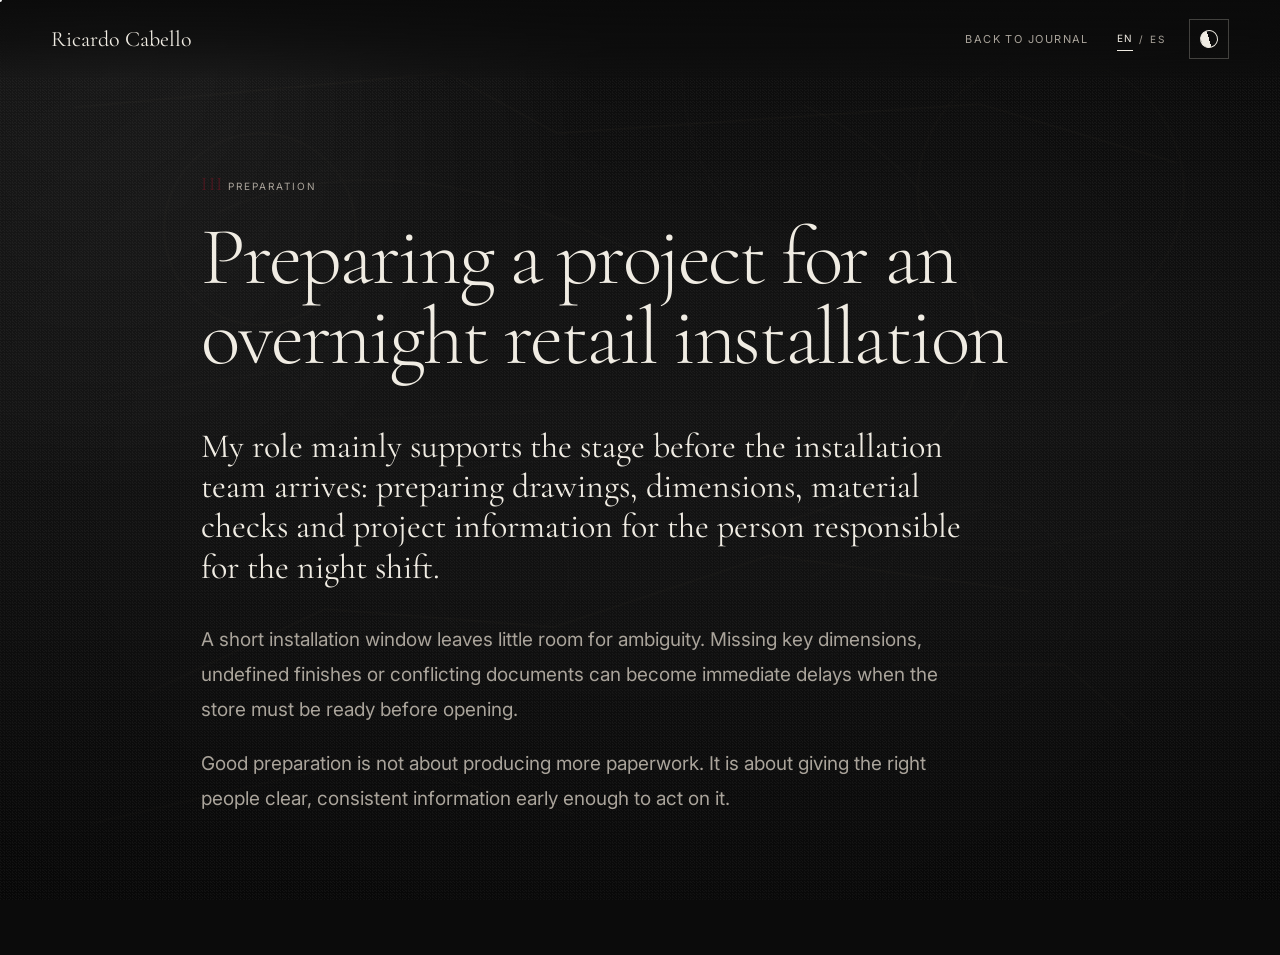
<file: journal/night-installation.html>
<!DOCTYPE html>

<html lang="en">
<head>
<meta charset="utf-8"/>
<meta content="width=device-width, initial-scale=1.0" name="viewport"/>
<title>Preparing a project for an overnight retail installation | Ricardo Cabello</title>
<link href="https://fonts.googleapis.com" rel="preconnect"/>
<link crossorigin="" href="https://fonts.gstatic.com" rel="preconnect"/>
<link href="https://fonts.googleapis.com/css2?family=Cormorant+Garamond:wght@300;400&amp;family=Inter:wght@300;400;500&amp;display=swap" rel="stylesheet"/>
<link href="../css/main.css?v=20260723-final-hero-balance-v1" rel="stylesheet"/>
<meta content="How drawings, dimensions, material checks and consistent information support a short overnight retail installation." name="description"/><meta content="dark light" name="color-scheme"/><noscript><style>.page-loader{display:none!important}</style></noscript><link href="https://www.rcabello.com/journal/night-installation.html" rel="canonical"/><link href="../favicon.svg" rel="icon" type="image/svg+xml"/><link href="../images/ricardo-cabello-og.jpg" rel="apple-touch-icon"/><meta content="website" property="og:type"/><meta content="Preparing a project for an overnight retail installation | Ricardo Cabello" property="og:title"/><meta content="How drawings, dimensions, material checks and consistent information support a short overnight retail installation." property="og:description"/><meta content="https://www.rcabello.com/journal/night-installation.html" property="og:url"/><meta content="https://www.rcabello.com/images/ricardo-cabello-og.jpg" property="og:image"/><meta content="summary_large_image" name="twitter:card"/><meta content="Preparing a project for an overnight retail installation | Ricardo Cabello" name="twitter:title"/><meta content="How drawings, dimensions, material checks and consistent information support a short overnight retail installation." name="twitter:description"/><meta content="https://www.rcabello.com/images/ricardo-cabello-og.jpg" name="twitter:image"/></head>
<body class="theme-dark" data-page="journal">
<div aria-hidden="true" class="ambient-background">
<div class="ambient-gradient ambient-gradient-a"></div>
<div class="ambient-gradient ambient-gradient-b"></div>
<div class="ambient-gradient ambient-gradient-c"></div>
<div class="ambient-vignette"></div>
<div class="ambient-grain"></div>
</div>
<div aria-hidden="true" class="cursor-dot"></div>
<div aria-hidden="true" class="cursor-ring"></div>
<div class="page-loader"><span class="roman">III</span></div>
<header class="site-header">
<a class="wordmark project-link" href="../index.html">Ricardo Cabello</a>
<nav>
<a class="project-link" data-i18n="backJournal" href="../index.html#journal">Back to journal</a>
<div class="language-switcher"><button class="language-button active" data-language="en">EN</button><span>/</span><button class="language-button" data-language="es">ES</button></div>
<button aria-label="Switch colour mode" class="theme-toggle" data-i18n-aria="themeToggle" type="button"><span aria-hidden="true" class="theme-icon"></span></button></nav>
</header>
<article class="article">
<span class="roman">III</span>
<span class="eyebrow" data-i18n="articleLabel">Preparation</span>
<h1 data-i18n="articleTitle">Preparing a project for an overnight retail installation</h1>
<p data-i18n="p1">My role mainly supports the stage before the installation team arrives: preparing drawings, dimensions, material checks and project information for the person responsible for the night shift.</p><p data-i18n="p2">A short installation window leaves little room for ambiguity. Missing key dimensions, undefined finishes or conflicting documents can become immediate delays when the store must be ready before opening.</p><p data-i18n="p3">Good preparation is not about producing more paperwork. It is about giving the right people clear, consistent information early enough to act on it.</p>
</article>
<script>window.pageTranslations={"en":{"backJournal":"Back to journal","articleLabel":"Preparation","articleTitle":"Preparing a project for an overnight retail installation","p1":"My role mainly supports the stage before the installation team arrives: preparing drawings, dimensions, material checks and project information for the person responsible for the night shift.","p2":"A short installation window leaves little room for ambiguity. Missing key dimensions, undefined finishes or conflicting documents can become immediate delays when the store must be ready before opening.","p3":"Good preparation is not about producing more paperwork. It is about giving the right people clear, consistent information early enough to act on it.","pageTitle":"Preparing a project for an overnight retail installation | Ricardo Cabello","pageDescription":"How drawings, dimensions, material checks and consistent information support a short overnight retail installation."},"es":{"backJournal":"Volver a notas","articleLabel":"Preparación","articleTitle":"Cómo preparar un proyecto para un montaje retail nocturno","p1":"Mi función se concentra principalmente en la fase anterior a la llegada del equipo de montaje: preparar planos, cotas, comprobaciones de materiales e información para la persona responsable del turno nocturno.","p2":"Una ventana de montaje corta deja muy poco espacio para la ambigüedad. Las cotas principales ausentes, los acabados sin definir o los documentos que se contradicen pueden convertirse en retrasos inmediatos cuando todo debe estar preparado antes de la apertura.","p3":"Preparar bien un proyecto no significa generar más papeles. Significa entregar a cada persona la información correcta, de forma clara, coherente y con tiempo para actuar.","pageTitle":"Cómo preparar un proyecto para un montaje retail nocturno | Ricardo Cabello","pageDescription":"Cómo los planos, las cotas, la revisión de materiales y la información coherente ayudan a preparar un montaje retail nocturno."}};</script>
<script src="../js/app.js?v=20260727-honest-copy-v1"></script>
</body>
</html>
</file>
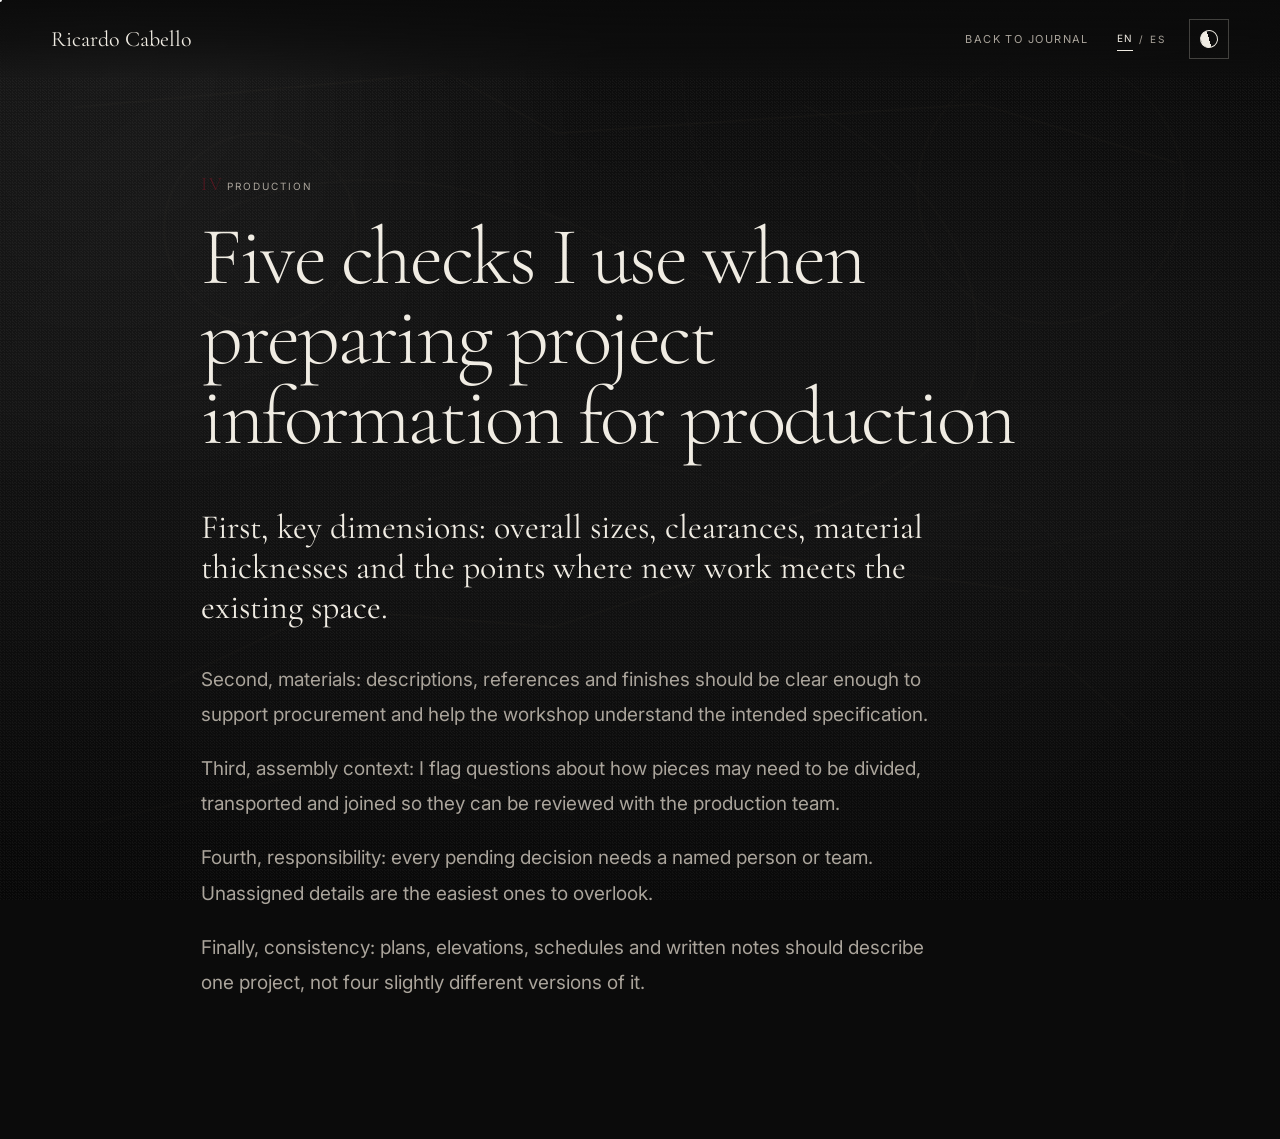
<file: journal/production-checks.html>
<!DOCTYPE html>

<html lang="en">
<head>
<meta charset="utf-8"/>
<meta content="width=device-width, initial-scale=1.0" name="viewport"/>
<title>Five checks I use when preparing project information for production | Ricardo Cabello</title>
<link href="https://fonts.googleapis.com" rel="preconnect"/>
<link crossorigin="" href="https://fonts.gstatic.com" rel="preconnect"/>
<link href="https://fonts.googleapis.com/css2?family=Cormorant+Garamond:wght@300;400&amp;family=Inter:wght@300;400;500&amp;display=swap" rel="stylesheet"/>
<link href="../css/main.css?v=20260723-final-hero-balance-v1" rel="stylesheet"/>
<meta content="Five practical checks I use for dimensions, materials, assembly questions, responsibilities and document consistency." name="description"/><meta content="dark light" name="color-scheme"/><noscript><style>.page-loader{display:none!important}</style></noscript><link href="https://www.rcabello.com/journal/production-checks.html" rel="canonical"/><link href="../favicon.svg" rel="icon" type="image/svg+xml"/><link href="../images/ricardo-cabello-og.jpg" rel="apple-touch-icon"/><meta content="website" property="og:type"/><meta content="Five checks I use when preparing project information for production | Ricardo Cabello" property="og:title"/><meta content="Five practical checks I use for dimensions, materials, assembly questions, responsibilities and document consistency." property="og:description"/><meta content="https://www.rcabello.com/journal/production-checks.html" property="og:url"/><meta content="https://www.rcabello.com/images/ricardo-cabello-og.jpg" property="og:image"/><meta content="summary_large_image" name="twitter:card"/><meta content="Five checks I use when preparing project information for production | Ricardo Cabello" name="twitter:title"/><meta content="Five practical checks I use for dimensions, materials, assembly questions, responsibilities and document consistency." name="twitter:description"/><meta content="https://www.rcabello.com/images/ricardo-cabello-og.jpg" name="twitter:image"/></head>
<body class="theme-dark" data-page="journal">
<div aria-hidden="true" class="ambient-background">
<div class="ambient-gradient ambient-gradient-a"></div>
<div class="ambient-gradient ambient-gradient-b"></div>
<div class="ambient-gradient ambient-gradient-c"></div>
<div class="ambient-vignette"></div>
<div class="ambient-grain"></div>
</div>
<div aria-hidden="true" class="cursor-dot"></div>
<div aria-hidden="true" class="cursor-ring"></div>
<div class="page-loader"><span class="roman">IV</span></div>
<header class="site-header">
<a class="wordmark project-link" href="../index.html">Ricardo Cabello</a>
<nav>
<a class="project-link" data-i18n="backJournal" href="../index.html#journal">Back to journal</a>
<div class="language-switcher"><button class="language-button active" data-language="en">EN</button><span>/</span><button class="language-button" data-language="es">ES</button></div>
<button aria-label="Switch colour mode" class="theme-toggle" data-i18n-aria="themeToggle" type="button"><span aria-hidden="true" class="theme-icon"></span></button></nav>
</header>
<article class="article">
<span class="roman">IV</span>
<span class="eyebrow" data-i18n="articleLabel">Production</span>
<h1 data-i18n="articleTitle">Five checks I use when preparing project information for production</h1>
<p data-i18n="p1">First, key dimensions: overall sizes, clearances, material thicknesses and the points where new work meets the existing space.</p><p data-i18n="p2">Second, materials: descriptions, references and finishes should be clear enough to support procurement and help the workshop understand the intended specification.</p><p data-i18n="p3">Third, assembly context: I flag questions about how pieces may need to be divided, transported and joined so they can be reviewed with the production team.</p><p data-i18n="p4">Fourth, responsibility: every pending decision needs a named person or team. Unassigned details are the easiest ones to overlook.</p><p data-i18n="p5">Finally, consistency: plans, elevations, schedules and written notes should describe one project, not four slightly different versions of it.</p>
</article>
<script>window.pageTranslations={"en":{"backJournal":"Back to journal","articleLabel":"Production","articleTitle":"Five checks I use when preparing project information for production","p1":"First, key dimensions: overall sizes, clearances, material thicknesses and the points where new work meets the existing space.","p2":"Second, materials: descriptions, references and finishes should be clear enough to support procurement and help the workshop understand the intended specification.","p3":"Third, assembly context: I flag questions about how pieces may need to be divided, transported and joined so they can be reviewed with the production team.","p4":"Fourth, responsibility: every pending decision needs a named person or team. Unassigned details are the easiest ones to overlook.","p5":"Finally, consistency: plans, elevations, schedules and written notes should describe one project, not four slightly different versions of it.","pageTitle":"Five checks I use when preparing project information for production | Ricardo Cabello","pageDescription":"Five practical checks I use for dimensions, materials, assembly questions, responsibilities and document consistency."},"es":{"backJournal":"Volver a notas","articleLabel":"Producción","articleTitle":"Cinco comprobaciones que utilizo al preparar información para producción","p1":"Primero, las cotas principales: medidas generales, holguras, espesores y los puntos donde lo nuevo se encuentra con el espacio existente.","p2":"Segundo, los materiales: las descripciones, referencias y acabados deben ser lo bastante claros para apoyar las compras y ayudar al taller a comprender la especificación prevista.","p3":"Tercero, el contexto de montaje: señalo las dudas sobre cómo pueden dividirse, transportarse y unirse las piezas para revisarlas con el equipo de producción.","p4":"Cuarto, las responsabilidades: cada decisión pendiente necesita una persona o un equipo asignado. Los detalles sin responsable son los más fáciles de olvidar.","p5":"Por último, la coherencia: plantas, alzados, inventarios y notas deben describir un solo proyecto, no cuatro versiones ligeramente distintas.","pageTitle":"Cinco comprobaciones que utilizo al preparar información para producción | Ricardo Cabello","pageDescription":"Cinco comprobaciones prácticas que utilizo para revisar cotas, materiales, dudas de montaje, responsabilidades y coherencia documental."}};</script>
<script src="../js/app.js?v=20260727-honest-copy-v1"></script>
</body>
</html>
</file>
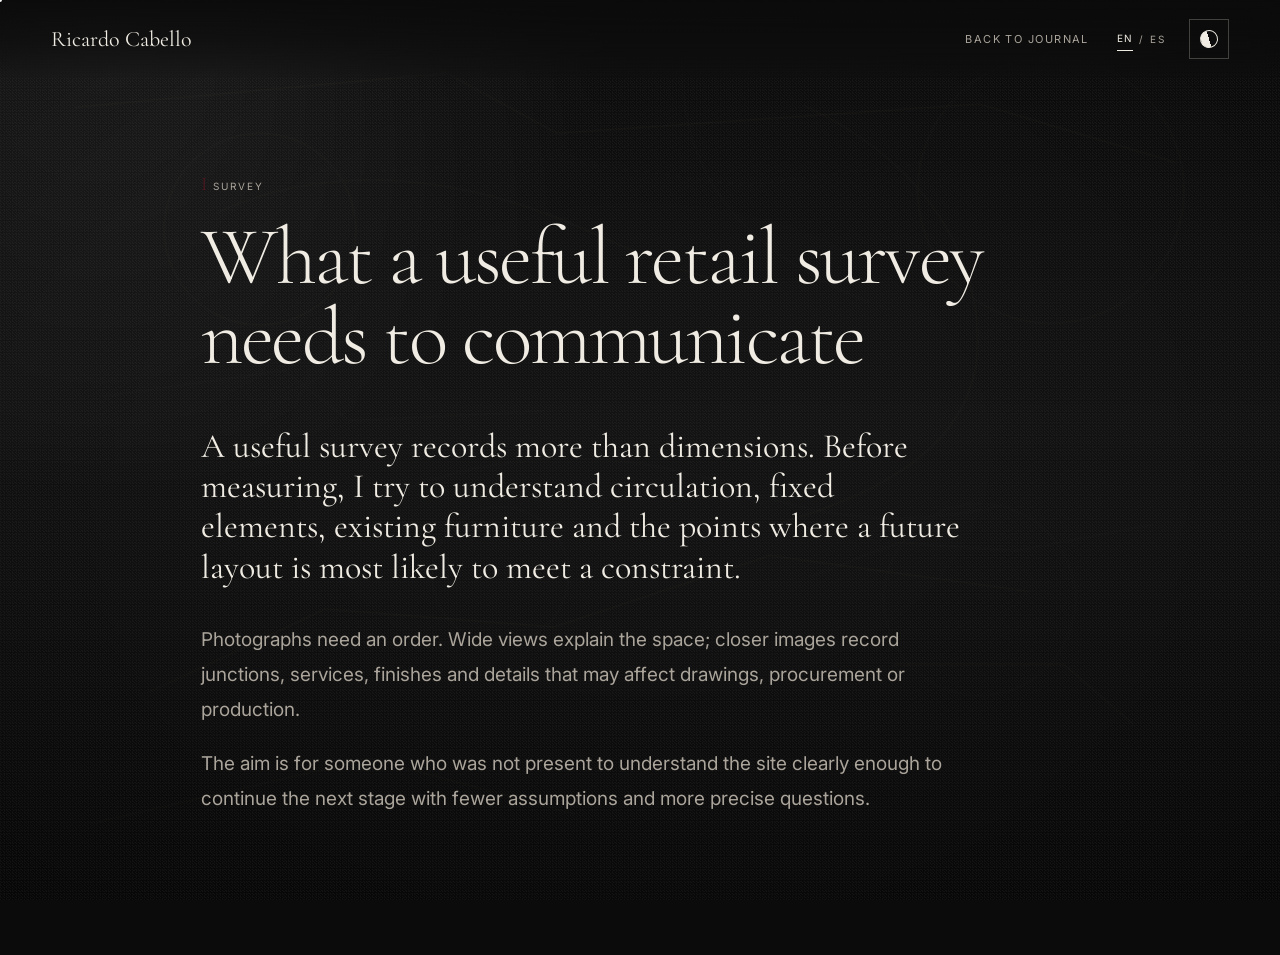
<file: journal/retail-survey.html>
<!DOCTYPE html>

<html lang="en">
<head>
<meta charset="utf-8"/>
<meta content="width=device-width, initial-scale=1.0" name="viewport"/>
<title>What a useful retail survey needs to communicate | Ricardo Cabello</title>
<link href="https://fonts.googleapis.com" rel="preconnect"/>
<link crossorigin="" href="https://fonts.gstatic.com" rel="preconnect"/>
<link href="https://fonts.googleapis.com/css2?family=Cormorant+Garamond:wght@300;400&amp;family=Inter:wght@300;400;500&amp;display=swap" rel="stylesheet"/>
<link href="../css/main.css?v=20260723-final-hero-balance-v1" rel="stylesheet"/>
<meta content="A short note on the dimensions, photographs and site information that make a retail survey useful." name="description"/><meta content="dark light" name="color-scheme"/><noscript><style>.page-loader{display:none!important}</style></noscript><link href="https://www.rcabello.com/journal/retail-survey.html" rel="canonical"/><link href="../favicon.svg" rel="icon" type="image/svg+xml"/><link href="../images/ricardo-cabello-og.jpg" rel="apple-touch-icon"/><meta content="website" property="og:type"/><meta content="What a useful retail survey needs to communicate | Ricardo Cabello" property="og:title"/><meta content="A short note on the dimensions, photographs and site information that make a retail survey useful." property="og:description"/><meta content="https://www.rcabello.com/journal/retail-survey.html" property="og:url"/><meta content="https://www.rcabello.com/images/ricardo-cabello-og.jpg" property="og:image"/><meta content="summary_large_image" name="twitter:card"/><meta content="What a useful retail survey needs to communicate | Ricardo Cabello" name="twitter:title"/><meta content="A short note on the dimensions, photographs and site information that make a retail survey useful." name="twitter:description"/><meta content="https://www.rcabello.com/images/ricardo-cabello-og.jpg" name="twitter:image"/></head>
<body class="theme-dark" data-page="journal">
<div aria-hidden="true" class="ambient-background">
<div class="ambient-gradient ambient-gradient-a"></div>
<div class="ambient-gradient ambient-gradient-b"></div>
<div class="ambient-gradient ambient-gradient-c"></div>
<div class="ambient-vignette"></div>
<div class="ambient-grain"></div>
</div>
<div class="page-loader"><span class="roman">I</span></div>
<div aria-hidden="true" class="cursor-dot"></div>
<div aria-hidden="true" class="cursor-ring"></div>
<header class="site-header">
<a class="wordmark project-link" href="../index.html">Ricardo Cabello</a>
<nav>
<a class="project-link" data-i18n="backJournal" href="../index.html#journal">Back to journal</a>
<div class="language-switcher"><button class="language-button active" data-language="en">EN</button><span>/</span><button class="language-button" data-language="es">ES</button></div>
<button aria-label="Switch colour mode" class="theme-toggle" data-i18n-aria="themeToggle" type="button"><span aria-hidden="true" class="theme-icon"></span></button></nav>
</header>
<article class="article">
<span class="roman">I</span>
<span class="eyebrow" data-i18n="articleLabel">Survey</span>
<h1 data-i18n="articleTitle">What a useful retail survey needs to communicate</h1>
<p data-i18n="p1">A useful survey records more than dimensions. Before measuring, I try to understand circulation, fixed elements, existing furniture and the points where a future layout is most likely to meet a constraint.</p><p data-i18n="p2">Photographs need an order. Wide views explain the space; closer images record junctions, services, finishes and details that may affect drawings, procurement or production.</p><p data-i18n="p3">The aim is for someone who was not present to understand the site clearly enough to continue the next stage with fewer assumptions and more precise questions.</p>
</article>
<script>window.pageTranslations={"en":{"backJournal":"Back to journal","articleLabel":"Survey","articleTitle":"What a useful retail survey needs to communicate","p1":"A useful survey records more than dimensions. Before measuring, I try to understand circulation, fixed elements, existing furniture and the points where a future layout is most likely to meet a constraint.","p2":"Photographs need an order. Wide views explain the space; closer images record junctions, services, finishes and details that may affect drawings, procurement or production.","p3":"The aim is for someone who was not present to understand the site clearly enough to continue the next stage with fewer assumptions and more precise questions.","pageTitle":"What a useful retail survey needs to communicate | Ricardo Cabello","pageDescription":"A short note on the dimensions, photographs and site information that make a retail survey useful."},"es":{"backJournal":"Volver a notas","articleLabel":"Levantamiento","articleTitle":"Qué debe comunicar un buen levantamiento retail","p1":"Un levantamiento útil registra mucho más que medidas. Antes de empezar, intento entender la circulación, los elementos fijos, el mobiliario existente y los puntos donde una futura distribución puede encontrarse con un condicionante.","p2":"Las fotografías necesitan un orden. Las vistas generales explican el espacio; las imágenes cercanas registran encuentros, instalaciones, acabados y detalles que pueden afectar a los planos, las compras o la producción.","p3":"El objetivo es que alguien que no estuvo allí comprenda el local con suficiente claridad para continuar la siguiente fase con menos suposiciones y preguntas más precisas.","pageTitle":"Qué debe comunicar un buen levantamiento retail | Ricardo Cabello","pageDescription":"Una nota breve sobre las medidas, fotografías e información que hacen útil un levantamiento retail."}};</script>
<script src="../js/app.js?v=20260727-honest-copy-v1"></script>
</body>
</html>
</file>
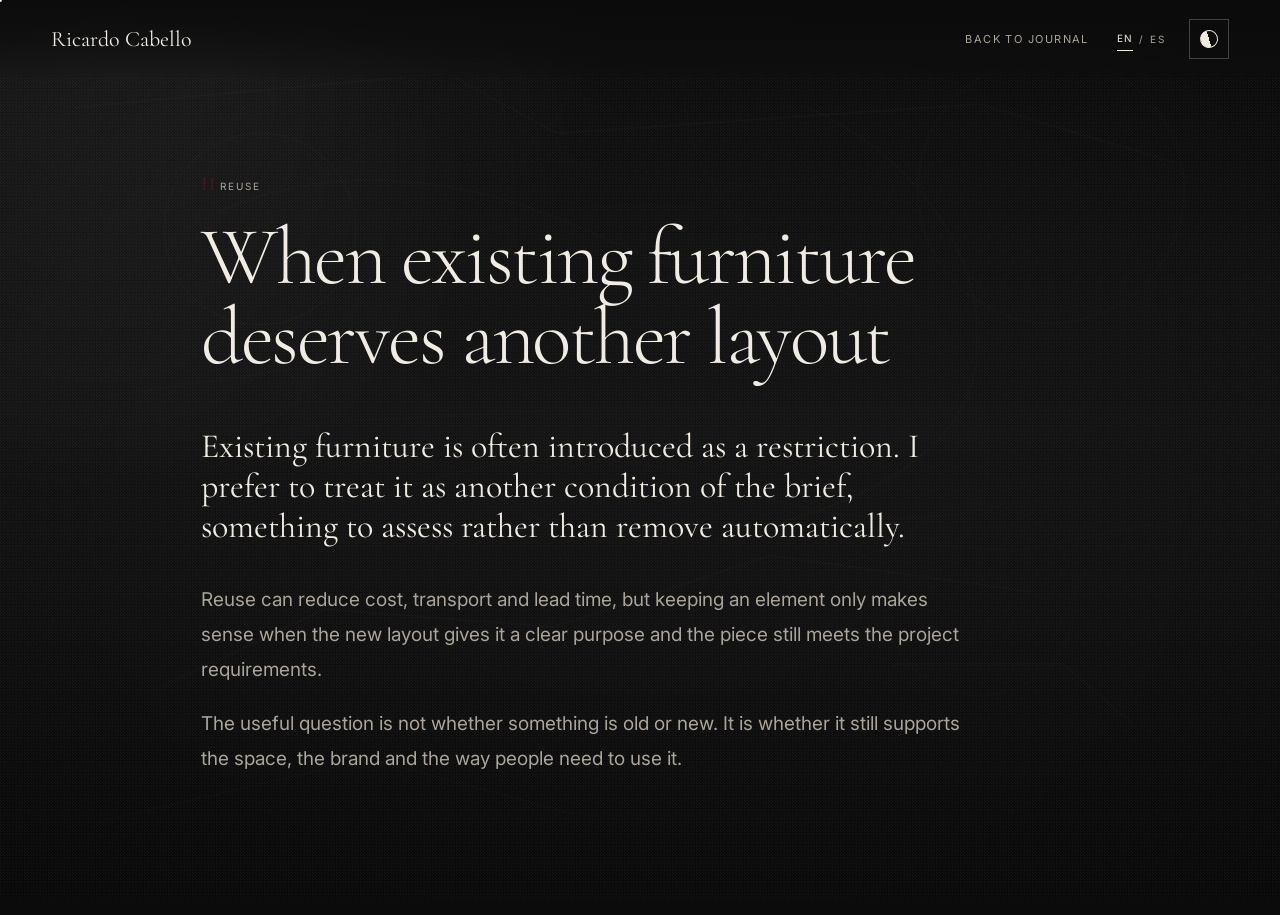
<file: journal/reuse.html>
<!DOCTYPE html>

<html lang="en">
<head>
<meta charset="utf-8"/>
<meta content="width=device-width, initial-scale=1.0" name="viewport"/>
<title>When existing furniture deserves another layout | Ricardo Cabello</title>
<link href="https://fonts.googleapis.com" rel="preconnect"/>
<link crossorigin="" href="https://fonts.gstatic.com" rel="preconnect"/>
<link href="https://fonts.googleapis.com/css2?family=Cormorant+Garamond:wght@300;400&amp;family=Inter:wght@300;400;500&amp;display=swap" rel="stylesheet"/>
<link href="../css/main.css?v=20260723-final-hero-balance-v1" rel="stylesheet"/>
<meta content="A note on evaluating existing furniture before deciding whether to retain, relocate or replace it." name="description"/><meta content="dark light" name="color-scheme"/><noscript><style>.page-loader{display:none!important}</style></noscript><link href="https://www.rcabello.com/journal/reuse.html" rel="canonical"/><link href="../favicon.svg" rel="icon" type="image/svg+xml"/><link href="../images/ricardo-cabello-og.jpg" rel="apple-touch-icon"/><meta content="website" property="og:type"/><meta content="When existing furniture deserves another layout | Ricardo Cabello" property="og:title"/><meta content="A note on evaluating existing furniture before deciding whether to retain, relocate or replace it." property="og:description"/><meta content="https://www.rcabello.com/journal/reuse.html" property="og:url"/><meta content="https://www.rcabello.com/images/ricardo-cabello-og.jpg" property="og:image"/><meta content="summary_large_image" name="twitter:card"/><meta content="When existing furniture deserves another layout | Ricardo Cabello" name="twitter:title"/><meta content="A note on evaluating existing furniture before deciding whether to retain, relocate or replace it." name="twitter:description"/><meta content="https://www.rcabello.com/images/ricardo-cabello-og.jpg" name="twitter:image"/></head>
<body class="theme-dark" data-page="journal">
<div aria-hidden="true" class="ambient-background">
<div class="ambient-gradient ambient-gradient-a"></div>
<div class="ambient-gradient ambient-gradient-b"></div>
<div class="ambient-gradient ambient-gradient-c"></div>
<div class="ambient-vignette"></div>
<div class="ambient-grain"></div>
</div>
<div aria-hidden="true" class="cursor-dot"></div>
<div aria-hidden="true" class="cursor-ring"></div>
<div class="page-loader"><span class="roman">II</span></div>
<header class="site-header">
<a class="wordmark project-link" href="../index.html">Ricardo Cabello</a>
<nav>
<a class="project-link" data-i18n="backJournal" href="../index.html#journal">Back to journal</a>
<div class="language-switcher"><button class="language-button active" data-language="en">EN</button><span>/</span><button class="language-button" data-language="es">ES</button></div>
<button aria-label="Switch colour mode" class="theme-toggle" data-i18n-aria="themeToggle" type="button"><span aria-hidden="true" class="theme-icon"></span></button></nav>
</header>
<article class="article">
<span class="roman">II</span>
<span class="eyebrow" data-i18n="articleLabel">Reuse</span>
<h1 data-i18n="articleTitle">When existing furniture deserves another layout</h1>
<p data-i18n="p1">Existing furniture is often introduced as a restriction. I prefer to treat it as another condition of the brief, something to assess rather than remove automatically.</p><p data-i18n="p2">Reuse can reduce cost, transport and lead time, but keeping an element only makes sense when the new layout gives it a clear purpose and the piece still meets the project requirements.</p><p data-i18n="p3">The useful question is not whether something is old or new. It is whether it still supports the space, the brand and the way people need to use it.</p>
</article>
<script>window.pageTranslations={"en":{"backJournal":"Back to journal","articleLabel":"Reuse","articleTitle":"When existing furniture deserves another layout","p1":"Existing furniture is often introduced as a restriction. I prefer to treat it as another condition of the brief, something to assess rather than remove automatically.","p2":"Reuse can reduce cost, transport and lead time, but keeping an element only makes sense when the new layout gives it a clear purpose and the piece still meets the project requirements.","p3":"The useful question is not whether something is old or new. It is whether it still supports the space, the brand and the way people need to use it.","pageTitle":"When existing furniture deserves another layout | Ricardo Cabello","pageDescription":"A note on evaluating existing furniture before deciding whether to retain, relocate or replace it."},"es":{"backJournal":"Volver a notas","articleLabel":"Reutilización","articleTitle":"Cuándo merece la pena replantear el mobiliario existente","p1":"El mobiliario existente suele aparecer como una limitación. Prefiero tratarlo como una condición más del proyecto: algo que debe evaluarse, no eliminarse de forma automática.","p2":"Reutilizar puede reducir costes, transporte y plazos, pero mantener una pieza solo tiene sentido cuando la nueva distribución le da una función clara y sigue respondiendo a las necesidades del proyecto.","p3":"La pregunta útil no es si algo es nuevo o antiguo, sino si todavía ayuda al espacio, a la marca y a la forma en que las personas necesitan utilizarlo.","pageTitle":"Cuándo merece la pena replantear el mobiliario existente | Ricardo Cabello","pageDescription":"Una nota sobre cómo evaluar el mobiliario existente antes de mantenerlo, reubicarlo o sustituirlo."}};</script>
<script src="../js/app.js?v=20260727-honest-copy-v1"></script>
</body>
</html>
</file>
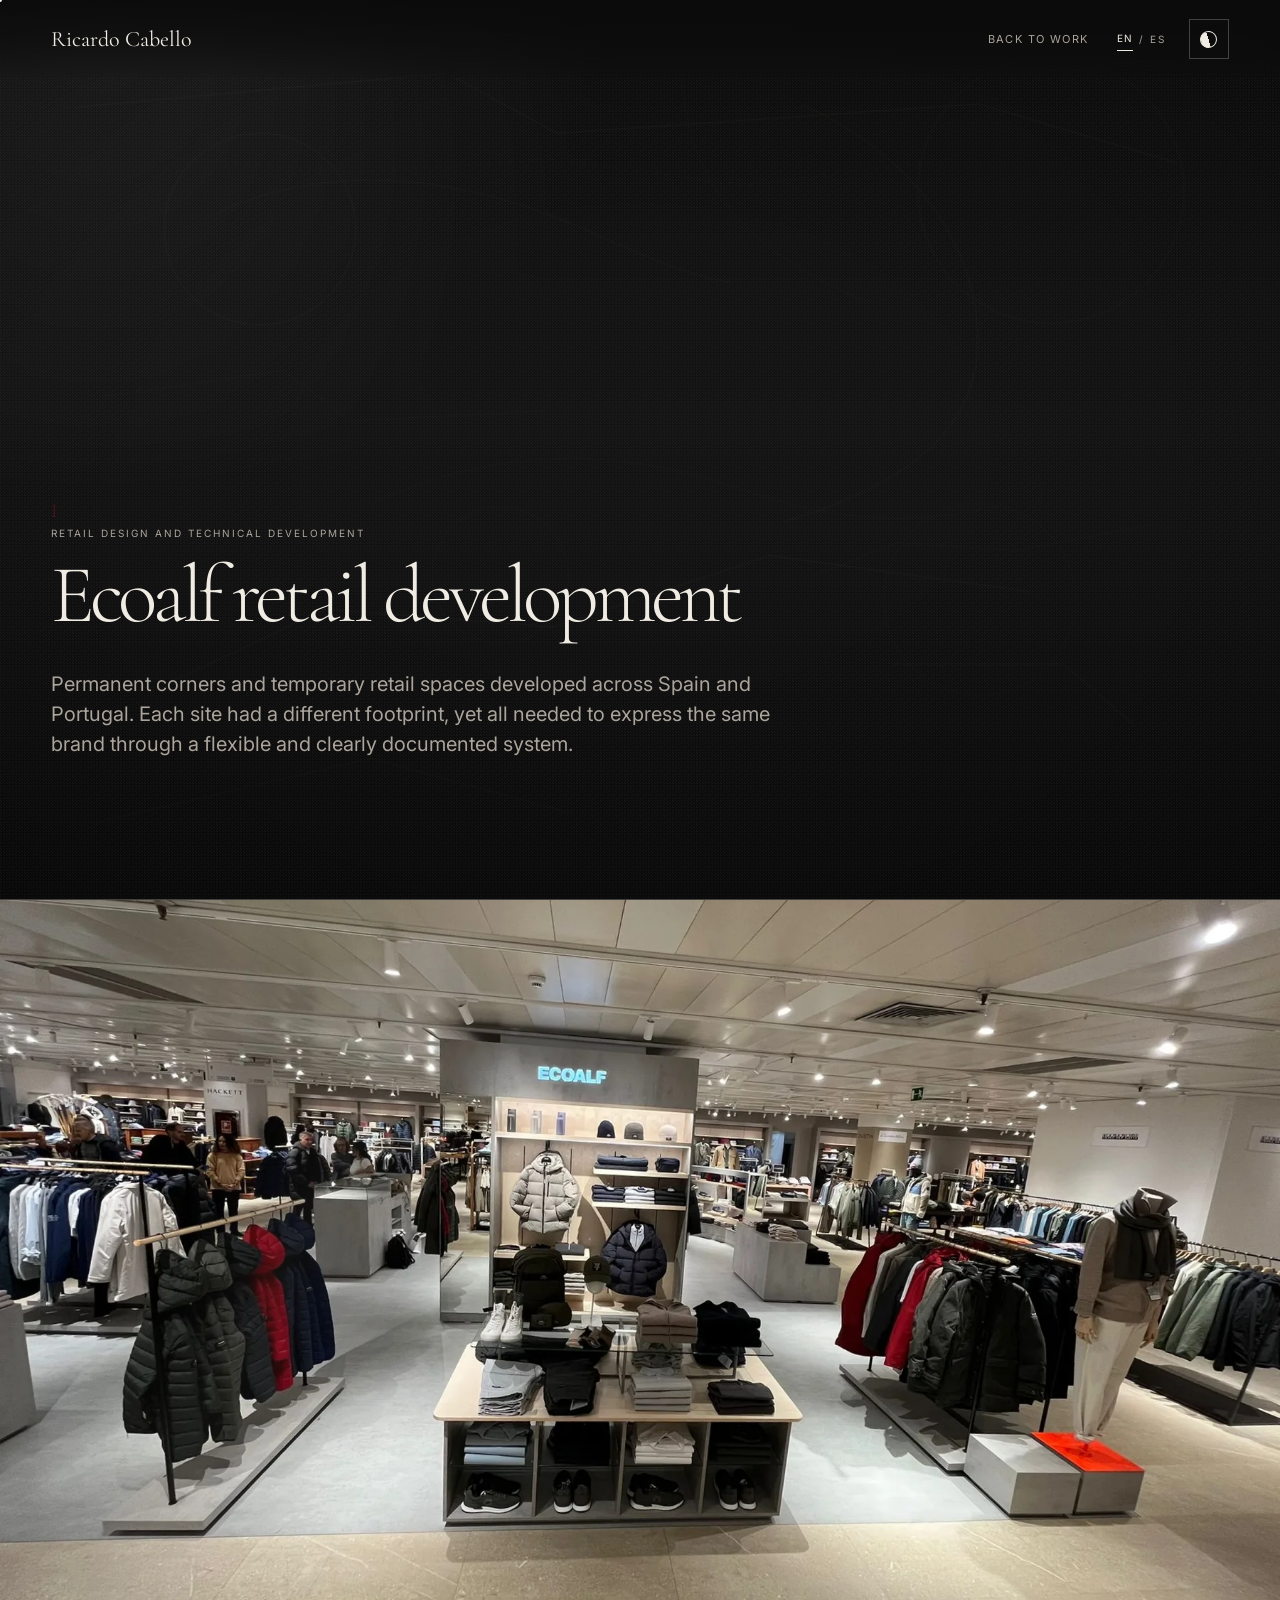
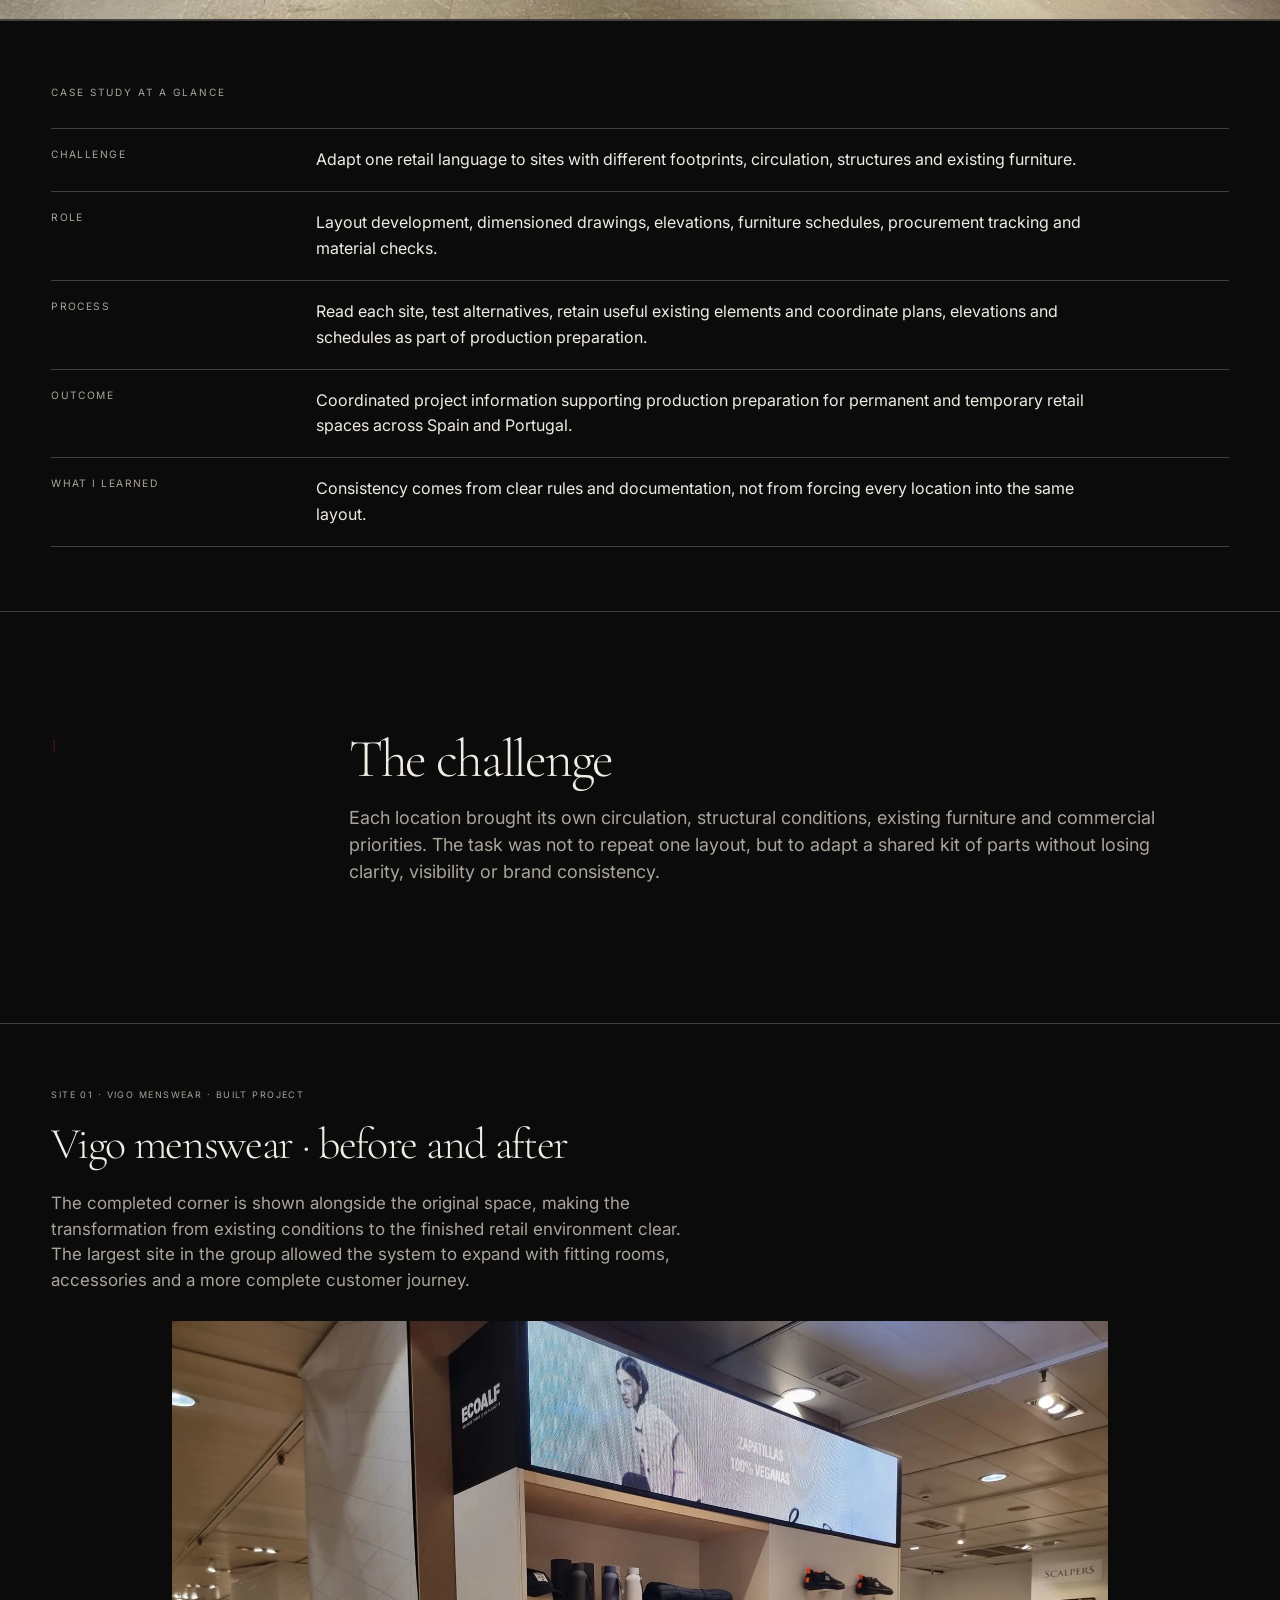
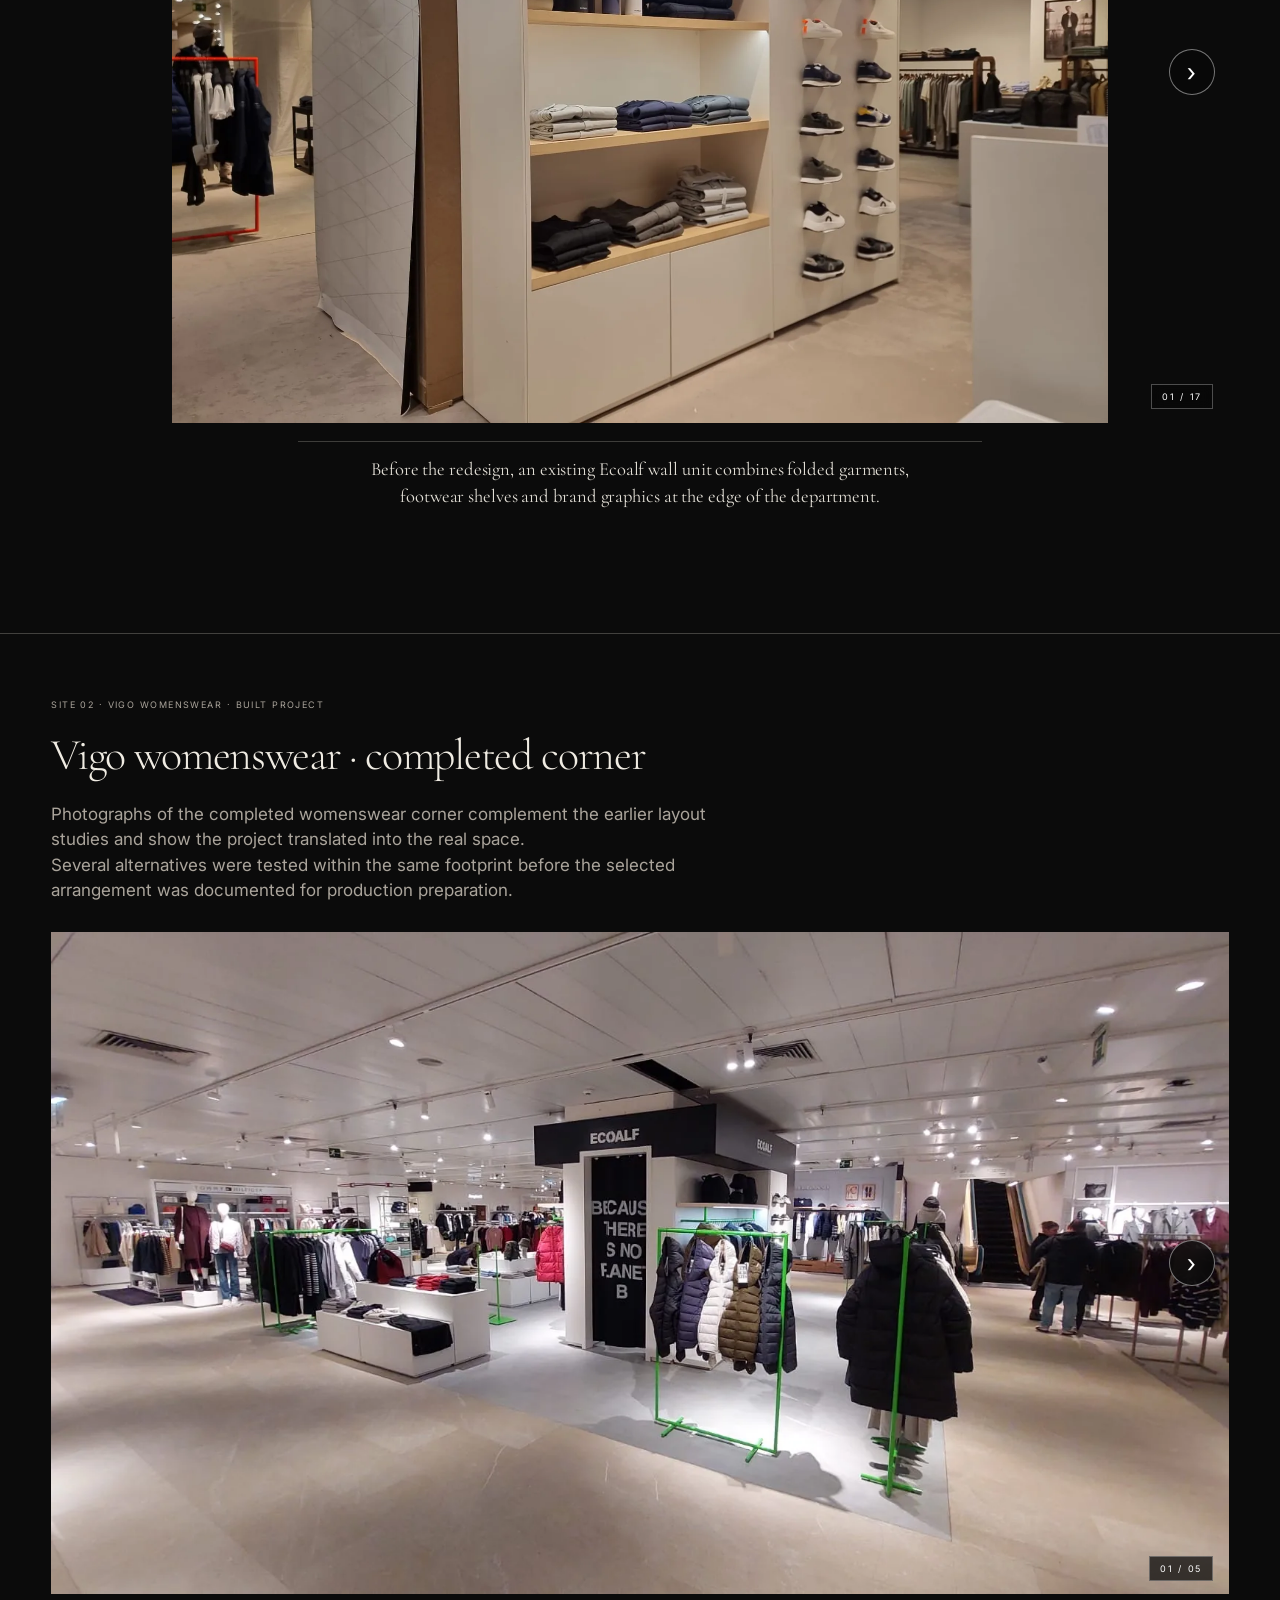
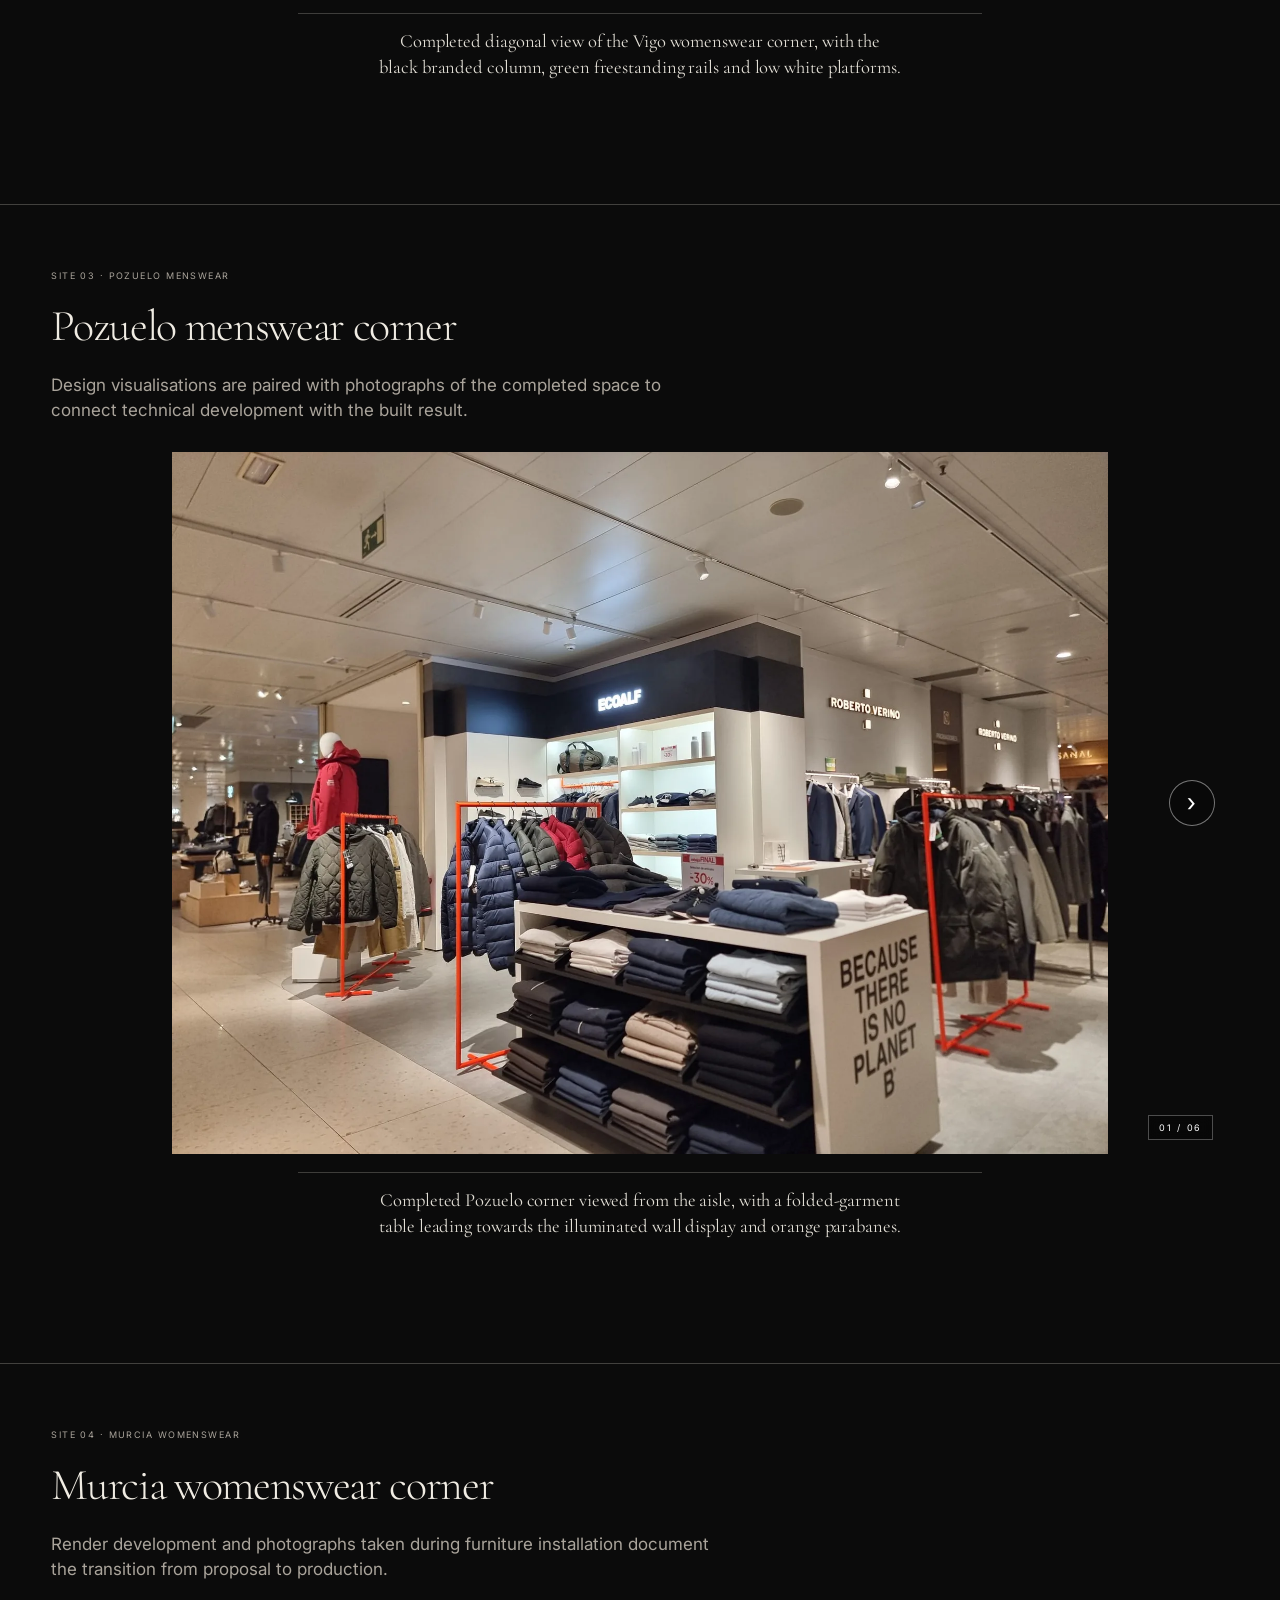
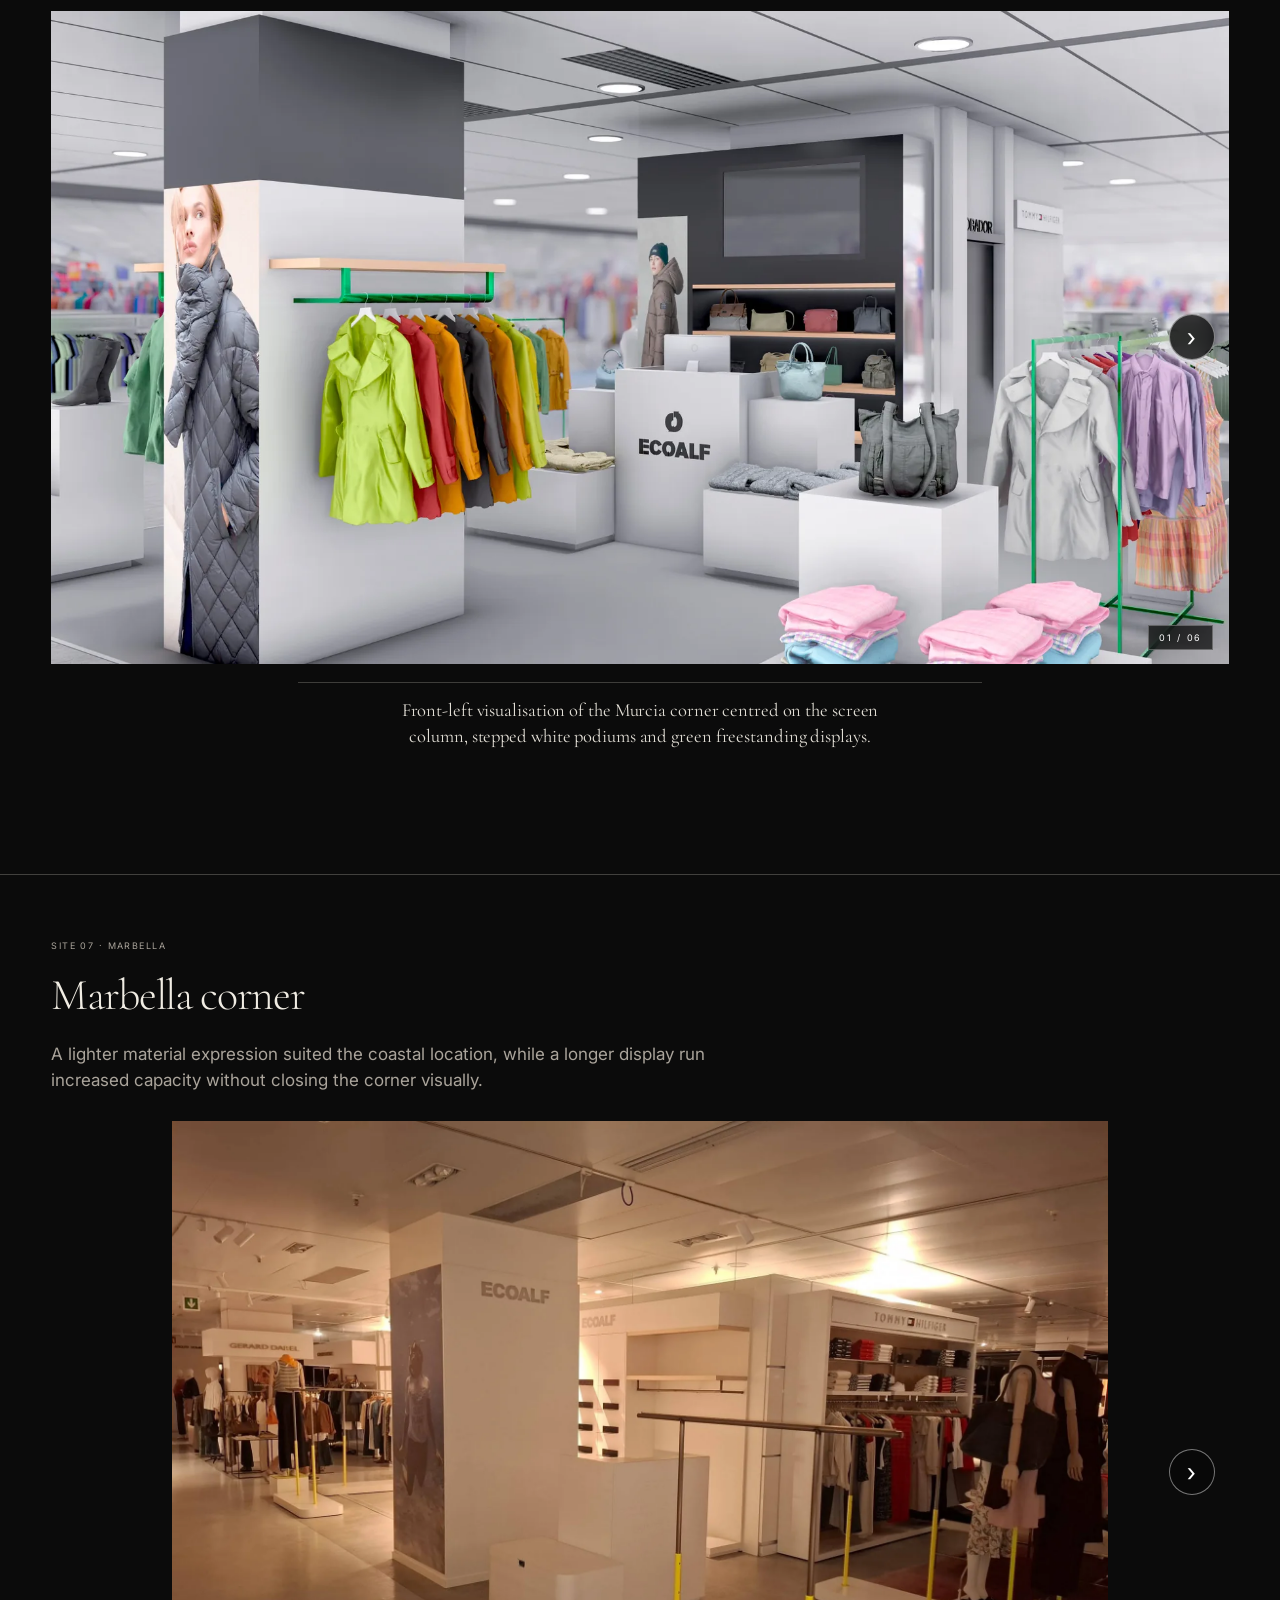
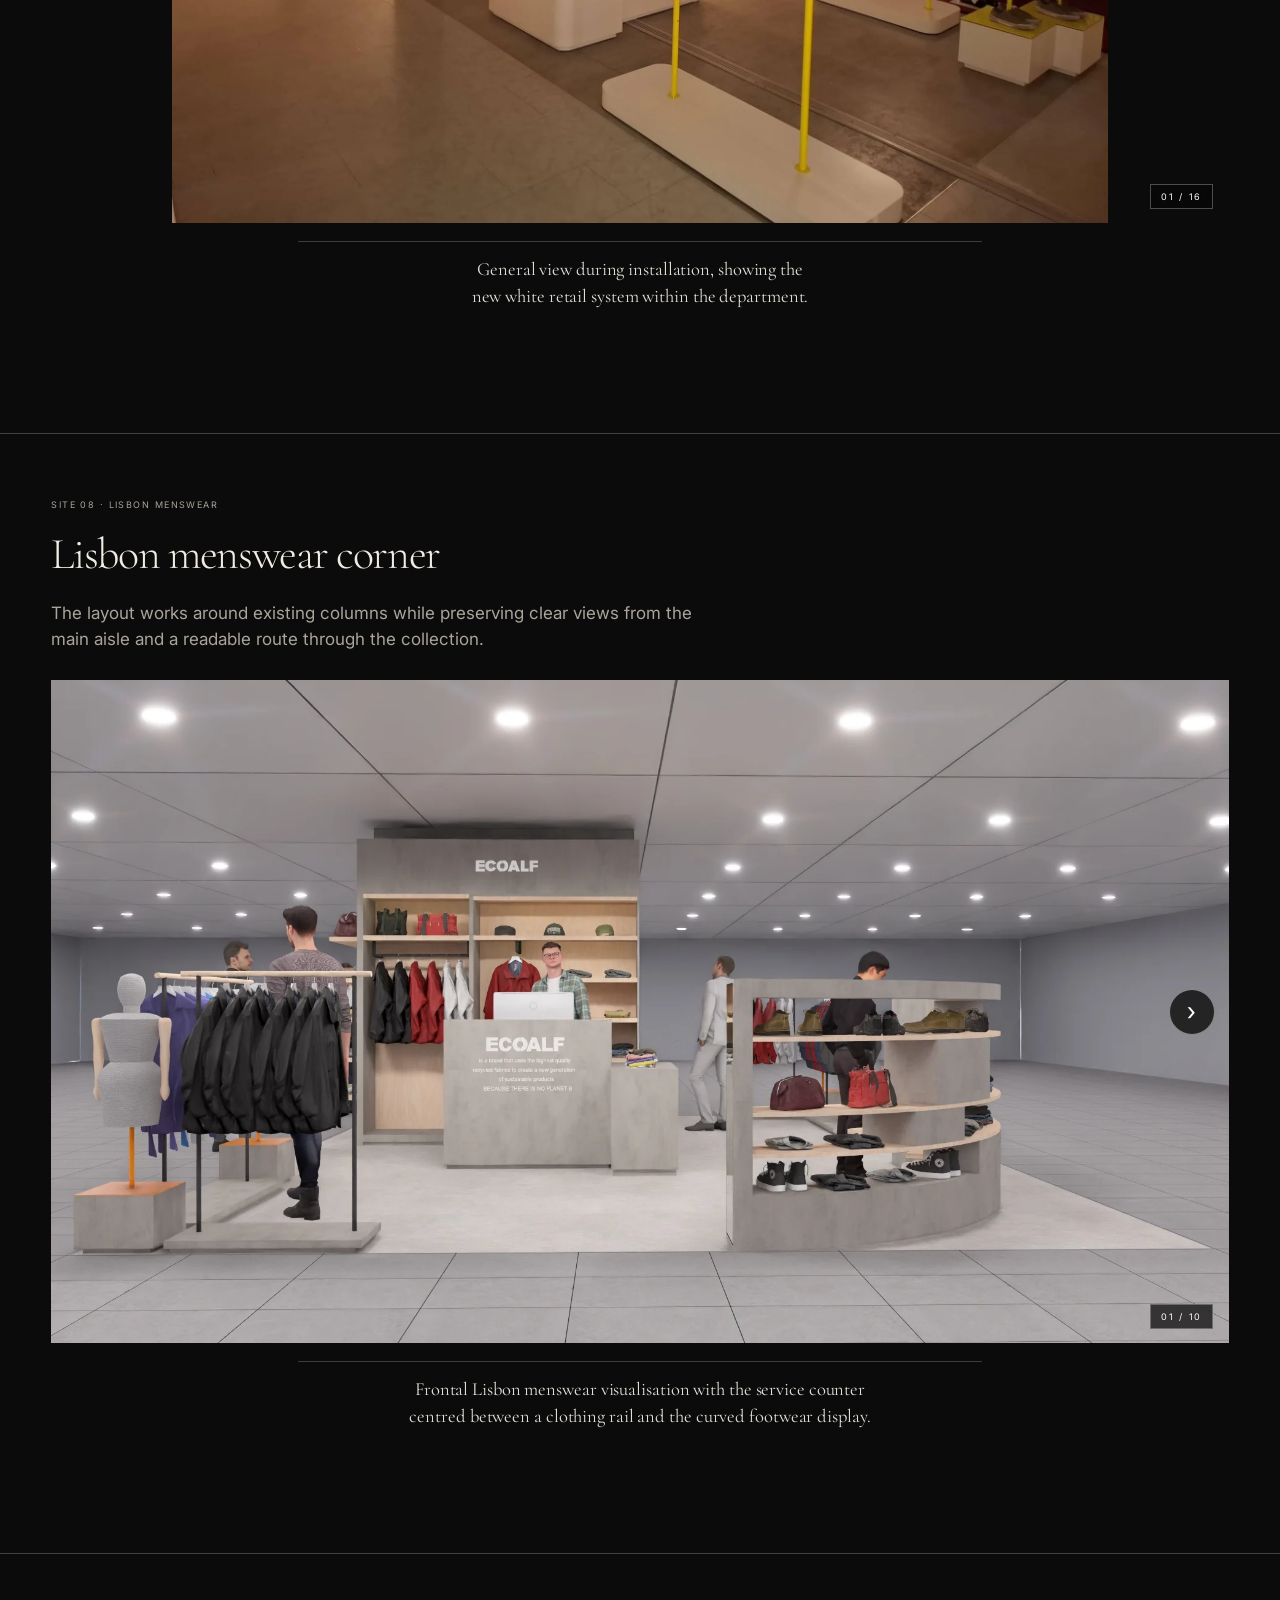
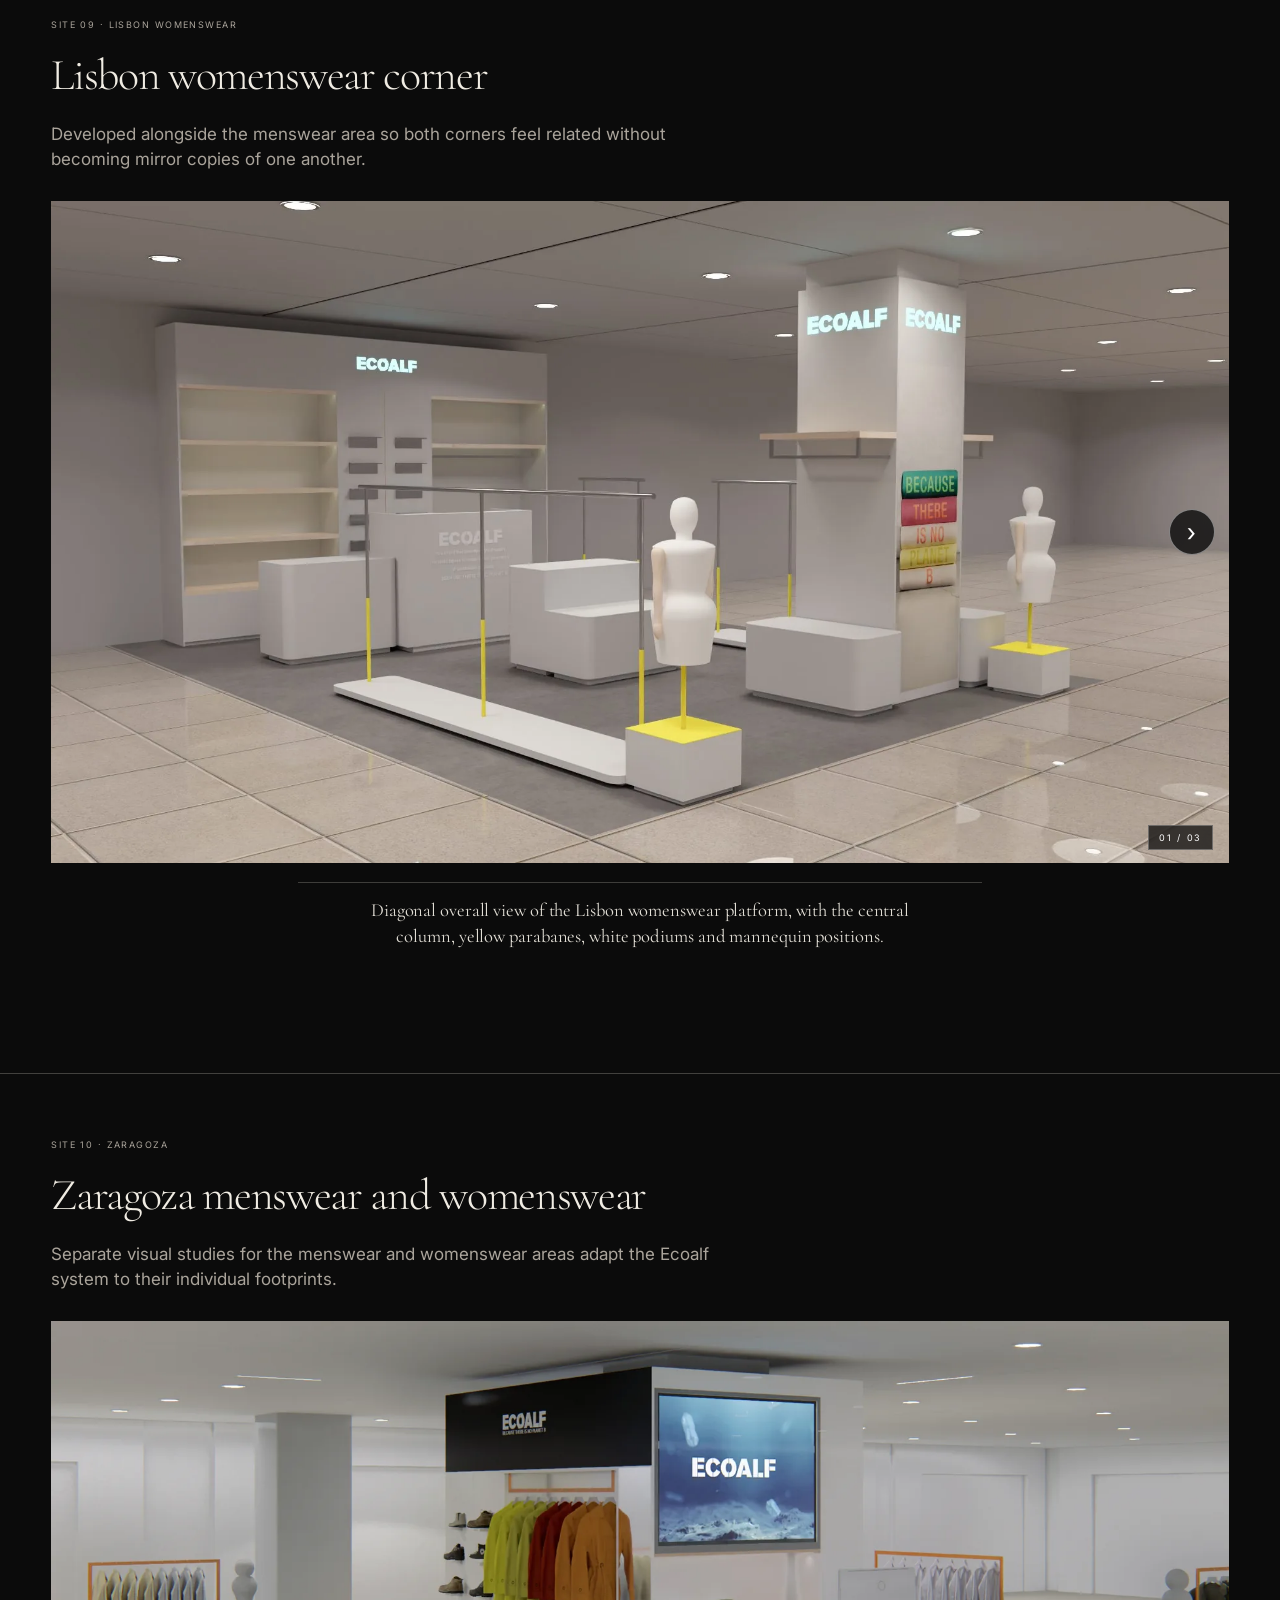
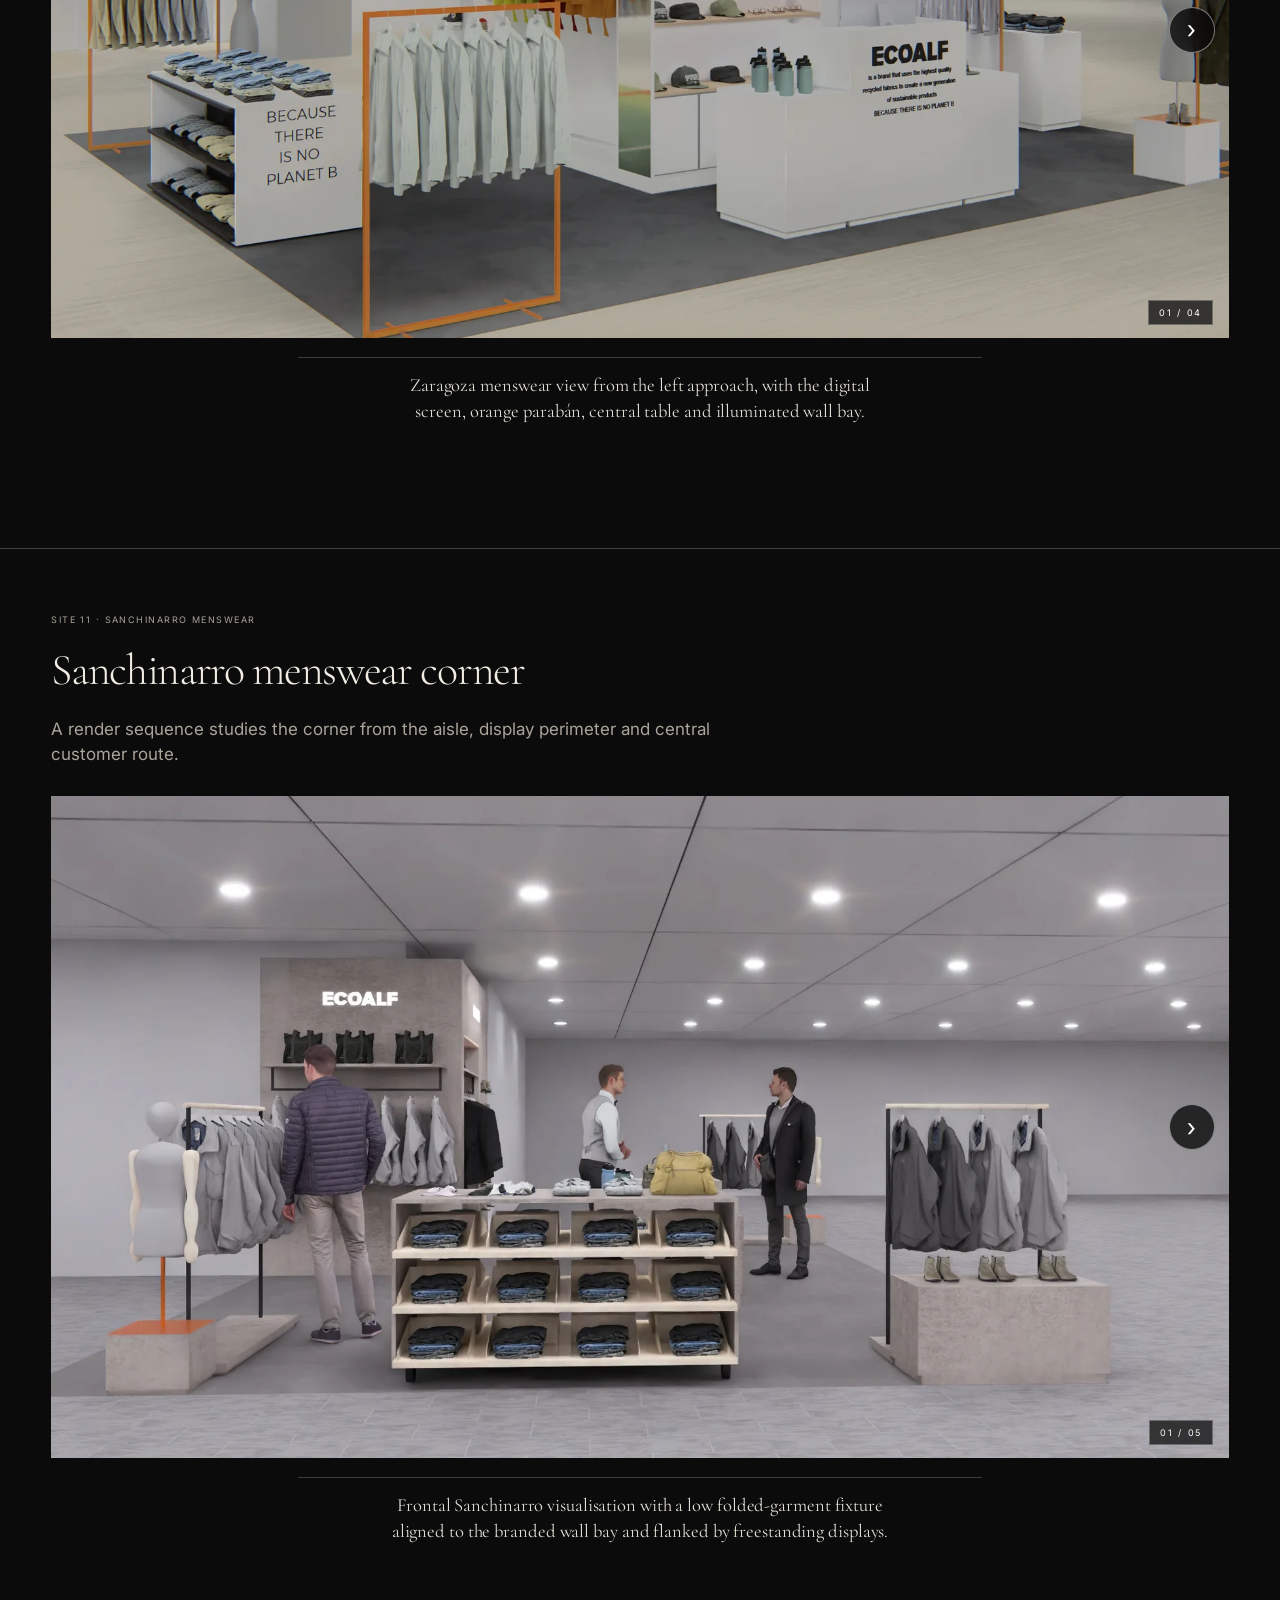
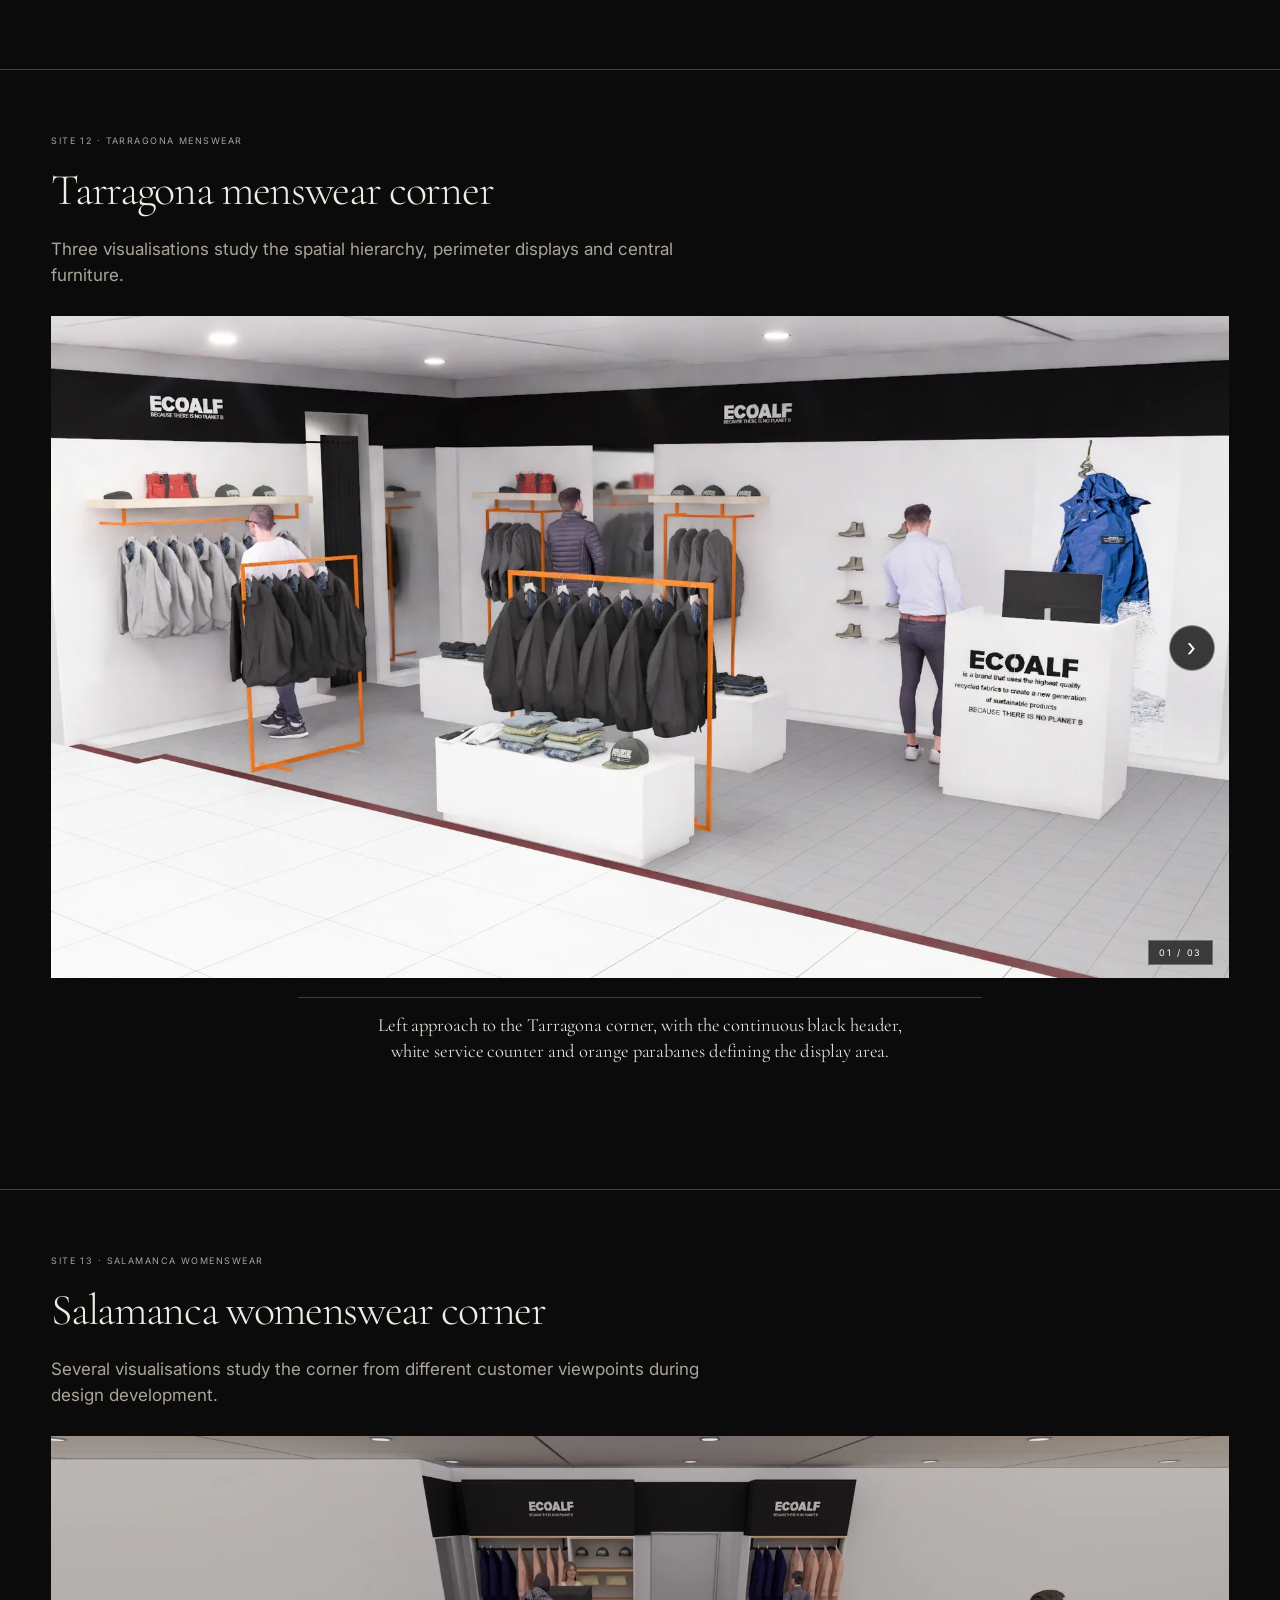
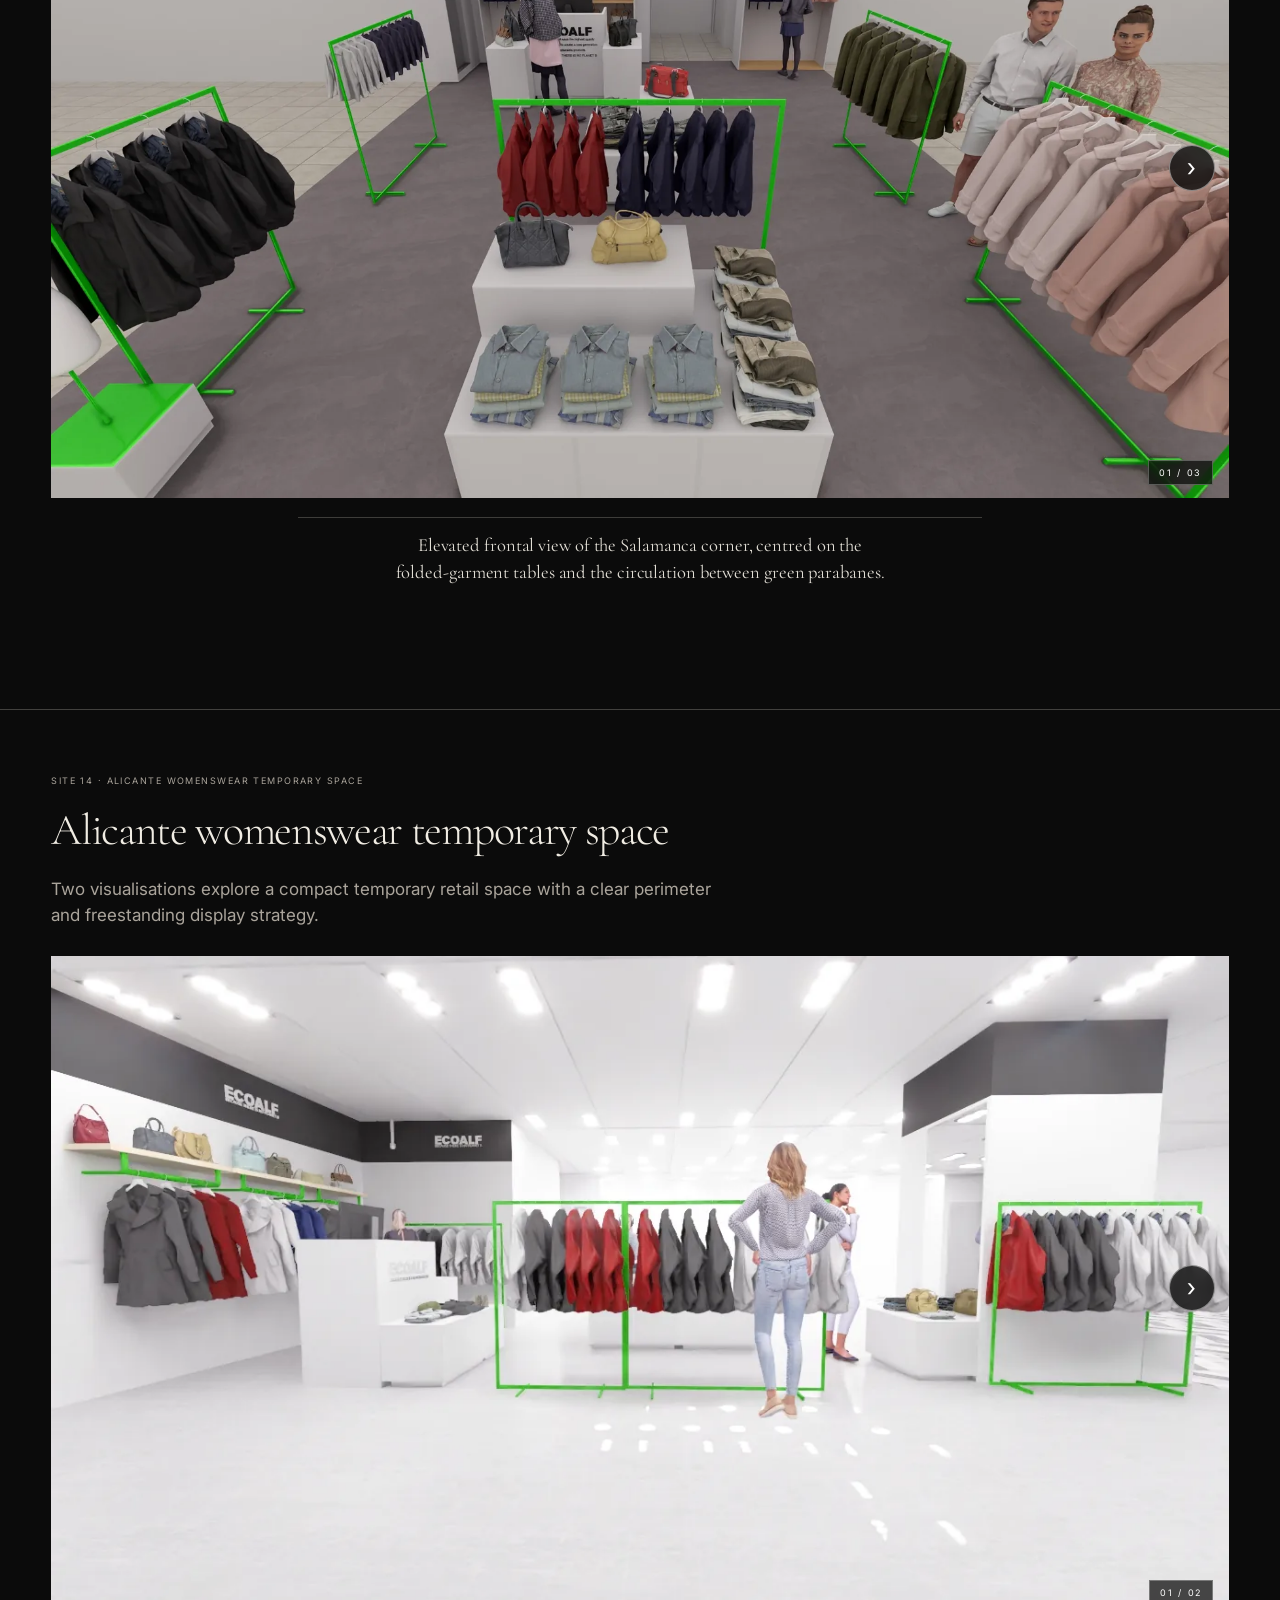
<file: projects/ecoalf.html>
<!DOCTYPE html>

<html lang="en">
<head>
<meta charset="utf-8"/>
<meta content="width=device-width, initial-scale=1.0" name="viewport"/>
<title>Ecoalf retail development | Ricardo Cabello</title>
<link href="https://fonts.googleapis.com" rel="preconnect"/>
<link crossorigin="" href="https://fonts.gstatic.com" rel="preconnect"/>
<link href="https://fonts.googleapis.com/css2?family=Cormorant+Garamond:wght@300;400&amp;family=Inter:wght@300;400;500&amp;display=swap" rel="stylesheet"/>
<link href="../css/main.css?v=20260723-final-hero-balance-v1" rel="stylesheet"/>
<meta content="Retail layout development, technical drawings and production-preparation support for Ecoalf corners and temporary spaces across Spain and Portugal." name="description"/><meta content="dark light" name="color-scheme"/><noscript><style>.page-loader{display:none!important}</style></noscript><link href="https://www.rcabello.com/projects/ecoalf.html" rel="canonical"/><link href="../favicon.svg" rel="icon" type="image/svg+xml"/><link href="../images/ricardo-cabello-og.jpg" rel="apple-touch-icon"/><meta content="website" property="og:type"/><meta content="Ecoalf retail development | Ricardo Cabello" property="og:title"/><meta content="Retail layout development, technical drawings and production-preparation support for Ecoalf corners and temporary spaces across Spain and Portugal." property="og:description"/><meta content="https://www.rcabello.com/projects/ecoalf.html" property="og:url"/><meta content="https://www.rcabello.com/images/ricardo-cabello-og.jpg" property="og:image"/><meta content="summary_large_image" name="twitter:card"/><meta content="Ecoalf retail development | Ricardo Cabello" name="twitter:title"/><meta content="Retail layout development, technical drawings and production-preparation support for Ecoalf corners and temporary spaces across Spain and Portugal." name="twitter:description"/><meta content="https://www.rcabello.com/images/ricardo-cabello-og.jpg" name="twitter:image"/></head>
<body class="theme-dark project-ecoalf" data-page="project">
<div aria-hidden="true" class="ambient-background">
<div class="ambient-gradient ambient-gradient-a"></div>
<div class="ambient-gradient ambient-gradient-b"></div>
<div class="ambient-gradient ambient-gradient-c"></div>
<div class="ambient-vignette"></div>
<div class="ambient-grain"></div>
</div>
<div class="page-loader"><span class="roman">I</span></div>
<div aria-hidden="true" class="cursor-dot"></div>
<div aria-hidden="true" class="cursor-ring"></div>
<header class="site-header">
<a class="wordmark project-link" href="../index.html">Ricardo Cabello</a>
<nav>
<a class="project-link" data-i18n="backWork" href="../index.html#work">Back to work</a>
<div class="language-switcher"><button class="language-button active" data-language="en">EN</button><span>/</span><button class="language-button" data-language="es">ES</button></div>
<button aria-label="Switch colour mode" class="theme-toggle" data-i18n-aria="themeToggle" type="button"><span aria-hidden="true" class="theme-icon"></span></button></nav>
</header>
<main>
<section class="project-hero section-shell">
<span class="roman">I</span>
<span class="eyebrow" data-i18n="projectEyebrow">Retail design and technical development</span>
<h1 data-i18n="projectTitle">Ecoalf retail development</h1>
<p data-i18n="projectIntro">Permanent corners and temporary retail spaces developed across Spain and Portugal. Each site had a different footprint, yet all needed to express the same brand through a flexible and clearly documented system.</p>
</section>
<section class="project-image protected-media section-shell"><img alt="Ecoalf completed retail space" class="project-media-photo protected-media" decoding="async" draggable="false" height="1023" loading="lazy" src="../images/ecoalf/vigo-man/ecoalf-man-vigo-built-exterior-cover.webp" width="1800"/></section><section class="case-summary section-shell"><span class="eyebrow" data-i18n="caseAtGlance">Case study at a glance</span><dl><div><dt data-i18n="caseChallengeLabel">Challenge</dt><dd data-i18n="caseChallenge">Adapt one retail language to sites with different footprints, circulation, structures and existing furniture.</dd></div><div><dt data-i18n="caseRoleLabel">Role</dt><dd data-i18n="caseRole">Layout development, dimensioned drawings, elevations, furniture schedules, procurement tracking and material checks.</dd></div><div><dt data-i18n="caseProcessLabel">Process</dt><dd data-i18n="caseProcess">Read each site, test alternatives, retain useful existing elements and coordinate plans, elevations and schedules as part of production preparation.</dd></div><div><dt data-i18n="caseOutcomeLabel">Outcome</dt><dd data-i18n="caseOutcome">Coordinated project information supporting production preparation for permanent and temporary retail spaces across Spain and Portugal.</dd></div><div><dt data-i18n="caseLessonLabel">What I learned</dt><dd data-i18n="caseLesson">Consistency comes from clear rules and documentation, not from forcing every location into the same layout.</dd></div></dl></section>
<section class="project-text section-shell">
<span class="roman">I</span>
<div><h2 data-i18n="challengeTitle">The challenge</h2><p data-i18n="challenge">Each location brought its own circulation, structural conditions, existing furniture and commercial priorities. The task was not to repeat one layout, but to adapt a shared kit of parts without losing clarity, visibility or brand consistency.</p></div>
</section>
<section class="section-shell location-section expanded-location built-first">
<div class="location-intro"><span class="loc-eyebrow" data-i18n="newVigoManEyebrow">Site 01 · Vigo menswear · built project</span><h3 data-i18n="newVigoManTitle">Vigo menswear · before and after</h3><p data-i18n="newVigoManText">The completed corner is shown alongside the original space, making the transformation from existing conditions to the finished retail environment clear.</p><p data-i18n="locVigoManText">The largest site in the group allowed the system to expand with fitting rooms, accessories and a more complete customer journey.</p></div><div class="photo-grid unified-carousel-source"><figure><img alt="Ecoalf Vigo menswear corner before refurbishment" class="protected-media" data-caption-en="Before the redesign, an existing Ecoalf wall unit combines folded garments, footwear shelves and brand graphics at the edge of the department." data-caption-es="Antes del rediseño, un mueble mural existente de Ecoalf combina prendas dobladas, baldas para calzado y gráfica de marca en el límite del departamento." decoding="async" draggable="false" fetchpriority="high" height="1350" loading="eager" src="../images/ecoalf/vigo-man/ecoalf-man-vigo-corner-before.webp" width="1800"/><figcaption data-i18n="beforeLabel">Before</figcaption></figure><figure><img alt="Ecoalf Vigo menswear completed exterior" class="protected-media" data-caption-en="Wide frontal view of the completed Vigo menswear corner from the department aisle, showing the central tables, wall displays and open circulation." data-caption-es="Vista frontal amplia del corner masculino de Vigo terminado desde el pasillo del departamento, mostrando las mesas centrales, los expositores murales y la circulación abierta." decoding="async" draggable="false" height="1023" loading="lazy" src="../images/ecoalf/vigo-man/ecoalf-man-vigo-built-exterior-cover.webp" width="1800"/><figcaption data-i18n="afterLabel">Completed</figcaption></figure><img alt="Ecoalf Vigo menswear completed interior 2" class="protected-media" data-caption-en="Close frontal view of the illuminated wall bay, with footwear shelves, folded garments and padded outerwear arranged around the Ecoalf sign." data-caption-es="Vista frontal cercana del módulo mural iluminado, con baldas para calzado, prendas dobladas y prendas de abrigo dispuestas bajo el rótulo de Ecoalf." decoding="async" draggable="false" loading="lazy" src="../images/ecoalf/vigo-man/ecoalf-man-vigo-built-interior-02.webp"/><img alt="Ecoalf Vigo menswear completed interior 4" class="protected-media" data-caption-en="Diagonal view across the low central display table towards the illuminated wall furniture and the freestanding clothing displays around it." data-caption-es="Vista diagonal a través de la mesa expositiva central baja hacia el mobiliario mural iluminado y los parabanes que la rodean." decoding="async" draggable="false" loading="lazy" src="../images/ecoalf/vigo-man/ecoalf-man-vigo-built-interior-04.webp"/><img alt="Ecoalf Vigo menswear completed interior 5" class="protected-media" data-caption-en="Frontal detail of the illuminated wall display, combining upper shelves, folded product, footwear and a continuous hanging rail." data-caption-es="Detalle frontal del expositor mural iluminado, combinando baldas superiores, producto doblado, calzado y una barra de colgado continua." decoding="async" draggable="false" loading="lazy" src="../images/ecoalf/vigo-man/ecoalf-man-vigo-built-interior-05.webp"/><img alt="Ecoalf Vigo men's store render" class="protected-media" data-caption-en="Design visualisation of the fitting-room volume and the low open storage island before the Vigo corner was built." data-caption-es="Visualización de diseño del volumen de probadores y de la isla baja de almacenaje abierto antes de ejecutar el corner de Vigo." decoding="async" draggable="false" loading="lazy" src="../images/ecoalf/vigo-man/interior-render-15.webp"/><img alt="Ecoalf Vigo menswear completed interior 1" class="protected-media" data-caption-en="Frontal interior view with the mineral-finish central table aligned to the branded wall display at the rear of the corner." data-caption-es="Vista interior frontal con la mesa central de acabado mineral alineada con el expositor mural rotulado situado al fondo del corner." decoding="async" draggable="false" height="1350" loading="lazy" src="../images/ecoalf/vigo-man/ecoalf-man-vigo-built-interior-01.webp" width="1800"/><img alt="Ecoalf Vigo menswear completed interior 3" class="protected-media" data-caption-en="Wide diagonal view of the completed corner, showing the central table, mannequin platforms, freestanding rails and illuminated wall bay as one system." data-caption-es="Vista diagonal amplia del corner terminado, mostrando la mesa central, las plataformas de maniquíes, los parabanes y el módulo mural iluminado como un único sistema." decoding="async" draggable="false" height="1200" loading="lazy" src="../images/ecoalf/vigo-man/ecoalf-man-vigo-built-interior-03.webp" width="1600"/><img alt="Ecoalf Vigo menswear completed interior 6" class="protected-media" data-caption-en="Wide view from the main aisle, with the central merchandise table, mannequins and surrounding outerwear displays visible together." data-caption-es="Vista amplia desde el pasillo principal, reuniendo la mesa central de producto, los maniquíes y los expositores de prendas de abrigo." decoding="async" draggable="false" height="1200" loading="lazy" src="../images/ecoalf/vigo-man/ecoalf-man-vigo-built-interior-06.webp" width="1600"/><img alt="Ecoalf Vigo menswear completed interior 7" class="protected-media" data-caption-en="Closer customer-eye view of the central folded-garment table, framed by freestanding rails and the illuminated wall display beyond." data-caption-es="Vista más cercana a la altura del cliente de la mesa central de prendas dobladas, enmarcada por parabanes y por el expositor mural iluminado del fondo." decoding="async" draggable="false" height="1350" loading="lazy" src="../images/ecoalf/vigo-man/ecoalf-man-vigo-built-interior-07.webp" width="1800"/><img alt="Ecoalf Vigo men's fixture detail" class="protected-media" data-caption-en="Frontal design view of the complete menswear proposal, balancing the central island, side rails, curved footwear display and rear wall furniture." data-caption-es="Vista frontal de la propuesta completa del corner masculino, equilibrando la isla central, los parabanes laterales, el expositor curvo de calzado y el mobiliario mural posterior." decoding="async" draggable="false" height="720" loading="lazy" src="../images/ecoalf/vigo-man/detail-render-01.webp" width="1280"/><img alt="Ecoalf Vigo men's fixture detail" class="protected-media" data-caption-en="Oblique design view showing the central island, freestanding rails and illuminated perimeter furniture within the proposed customer route." data-caption-es="Vista oblicua de diseño que muestra la isla central, los parabanes y el mobiliario perimetral iluminado dentro del recorrido propuesto para el cliente." decoding="async" draggable="false" height="720" loading="lazy" src="../images/ecoalf/vigo-man/detail-render-02.webp" width="1280"/><img alt="Ecoalf Vigo men's fixture detail" class="protected-media" data-caption-en="Side visualisation focused on the curved footwear shelving and the layered arrangement of low display pieces around it." data-caption-es="Visualización lateral centrada en la estantería curva para calzado y en la disposición escalonada de los muebles expositivos bajos." decoding="async" draggable="false" height="720" loading="lazy" src="../images/ecoalf/vigo-man/detail-render-03.webp" width="1280"/><img alt="Ecoalf Vigo men's store render" class="protected-media" data-caption-en="Rear oblique visualisation highlighting the curved shoe display and the open relationship between the central fixtures and surrounding rails." data-caption-es="Visualización oblicua posterior que destaca el expositor curvo de calzado y la relación abierta entre los muebles centrales y los parabanes circundantes." decoding="async" draggable="false" height="720" loading="lazy" src="../images/ecoalf/vigo-man/interior-render-08.webp" width="1280"/><img alt="Ecoalf Vigo men's store render" class="protected-media" data-caption-en="Approach view towards the fitting-room enclosure, with the low storage island defining the main route through the corner." data-caption-es="Vista de aproximación hacia el recinto de probadores, con la isla baja de almacenaje definiendo el recorrido principal por el corner." decoding="async" draggable="false" height="720" loading="lazy" src="../images/ecoalf/vigo-man/interior-render-11.webp" width="1280"/><img alt="Ecoalf Vigo men's floor plan" class="protected-media plan-media" data-caption-en="Dimensioned floor plan documenting the Vigo menswear layout, fitting room, service area, display furniture and circulation clearances." data-caption-es="Planta acotada que documenta la distribución del corner masculino de Vigo, el probador, la zona de atención, el mobiliario expositivo y los espacios de circulación." decoding="async" draggable="false" height="772" loading="lazy" src="../images/ecoalf/vigo-man/floor-plan.webp" width="744"/><img alt="Ecoalf Vigo men's elevation" class="protected-media plan-media" data-caption-en="Technical elevation defining the heights, proportions and composition of the main wall furniture and central display pieces." data-caption-es="Alzado técnico que define las alturas, proporciones y composición del mobiliario mural principal y de los muebles expositivos centrales." decoding="async" draggable="false" height="440" loading="lazy" src="../images/ecoalf/vigo-man/elevation-plan.webp" width="1221"/></div>
</section><section class="section-shell location-section expanded-location built-first">
<div class="location-intro"><span class="loc-eyebrow" data-i18n="newVigoWomanEyebrow">Site 02 · Vigo womenswear · built project</span><h3 data-i18n="newVigoWomanTitle">Vigo womenswear · completed corner</h3><p data-i18n="newVigoWomanText">Photographs of the completed womenswear corner complement the earlier layout studies and show the project translated into the real space.</p><p data-i18n="locVigoWomanText">Several alternatives were tested within the same footprint before the selected arrangement was documented for production preparation.</p></div><div class="photo-grid unified-carousel-source"><img alt="Ecoalf Vigo womenswear completed corner 1" class="protected-media" data-caption-en="Completed diagonal view of the Vigo womenswear corner, with the black branded column, green freestanding rails and low white platforms." data-caption-es="Vista diagonal del corner femenino de Vigo terminado, con el pilar negro rotulado, los parabanes verdes y las plataformas blancas de baja altura." decoding="async" draggable="false" fetchpriority="high" height="900" loading="eager" src="../images/ecoalf/vigo-woman/ecoalf-woman-vigo-built-corner-01.webp" width="1600"/><img alt="Ecoalf Vigo womenswear completed corner 2" class="protected-media" data-caption-en="Opposite completed view towards the digital screen and white counter, framed by green rails, mannequins and low display blocks." data-caption-es="Vista terminada desde el lado opuesto hacia la pantalla digital y el mostrador blanco, enmarcados por parabanes verdes, maniquíes y bloques expositivos bajos." decoding="async" draggable="false" height="900" loading="lazy" src="../images/ecoalf/vigo-woman/ecoalf-woman-vigo-built-corner-02.webp" width="1600"/><img alt="Ecoalf Vigo women's plan study 1" class="protected-media plan-media" data-caption-en="Dimensioned floor plan recording the central volume, fitting room, counter, freestanding displays and circulation around the Vigo womenswear corner." data-caption-es="Planta acotada que registra el volumen central, el probador, el mostrador, los expositores exentos y la circulación del corner femenino de Vigo." decoding="async" draggable="false" height="762" loading="lazy" src="../images/ecoalf/vigo-woman/floor-plan-01.webp" width="720"/><img alt="Ecoalf Vigo women's plan study 3" class="protected-media plan-media" data-caption-en="Front perspective study of the womenswear proposal, with the black central volume, white platforms and green metal parabanes clearly separated." data-caption-es="Estudio en perspectiva frontal de la propuesta femenina, con el volumen central negro, las plataformas blancas y los parabanes metálicos verdes claramente diferenciados." decoding="async" draggable="false" height="601" loading="lazy" src="../images/ecoalf/vigo-woman/floor-plan-03.webp" width="1069"/><img alt="Ecoalf Vigo women's plan study 5" class="protected-media plan-media" data-caption-en="Reverse perspective study showing how the green parabanes and white podiums wrap around the central branded volume." data-caption-es="Estudio en perspectiva inversa que muestra cómo los parabanes verdes y los podios blancos rodean el volumen central rotulado." decoding="async" draggable="false" height="759" loading="lazy" src="../images/ecoalf/vigo-woman/floor-plan-05.webp" width="1402"/></div>
</section><section class="section-shell location-section expanded-location built-first">
<div class="location-intro"><span class="loc-eyebrow" data-i18n="newPozueloEyebrow">Site 03 · Pozuelo menswear</span><h3 data-i18n="newPozueloTitle">Pozuelo menswear corner</h3><p data-i18n="newPozueloText">Design visualisations are paired with photographs of the completed space to connect technical development with the built result.</p></div><div class="photo-grid unified-carousel-source"><img alt="Ecoalf Pozuelo menswear corner 5" class="protected-media" data-caption-en="Completed Pozuelo corner viewed from the aisle, with a folded-garment table leading towards the illuminated wall display and orange parabanes." data-caption-es="Corner de Pozuelo terminado visto desde el pasillo, con una mesa de prendas dobladas que conduce hacia el expositor mural iluminado y los parabanes naranjas." decoding="async" draggable="false" fetchpriority="high" height="1350" loading="eager" src="../images/ecoalf/pozuelo-man/ecoalf-man-pozuelo-madrid-built-corner-01.webp" width="1800"/><img alt="Ecoalf Pozuelo menswear corner 6" class="protected-media" data-caption-en="Closer frontal view of the completed wall bay beside the escalator, with the mannequin platform and orange freestanding displays in the foreground." data-caption-es="Vista frontal más cercana del módulo mural terminado junto a la escalera mecánica, con la plataforma del maniquí y los expositores exentos naranjas en primer plano." decoding="async" draggable="false" height="1350" loading="lazy" src="../images/ecoalf/pozuelo-man/ecoalf-man-pozuelo-madrid-built-corner-02.webp" width="1800"/><img alt="Ecoalf Pozuelo menswear corner 1" class="protected-media" data-caption-en="Design approach towards the main wall display, with a backpack plinth, mannequin and orange parabanes organising the foreground." data-caption-es="Vista de diseño hacia el expositor mural principal, con un pedestal para mochilas, un maniquí y parabanes naranjas organizando el primer plano." decoding="async" draggable="false" height="1012" loading="lazy" src="../images/ecoalf/pozuelo-man/ecoalf-man-pozuelo-madrid-retail-render-01.webp" width="1800"/><img alt="Ecoalf Pozuelo menswear corner 2" class="protected-media" data-caption-en="Diagonal visualisation across the central island towards the illuminated wall furniture, with black and orange freestanding rails defining circulation." data-caption-es="Visualización diagonal a través de la isla central hacia el mobiliario mural iluminado, con parabanes negros y naranjas definiendo la circulación." decoding="async" draggable="false" height="1012" loading="lazy" src="../images/ecoalf/pozuelo-man/ecoalf-man-pozuelo-madrid-retail-render-02.webp" width="1800"/><img alt="Ecoalf Pozuelo menswear corner 3" class="protected-media" data-caption-en="Wide frontal visualisation of the complete Pozuelo proposal, showing the wall composition and the sequence of freestanding clothing displays." data-caption-es="Visualización frontal amplia de la propuesta completa de Pozuelo, mostrando la composición mural y la secuencia de expositores exentos de prendas." decoding="async" draggable="false" height="1012" loading="lazy" src="../images/ecoalf/pozuelo-man/ecoalf-man-pozuelo-madrid-retail-render-03.webp" width="1800"/><img alt="Ecoalf Pozuelo menswear corner 4" class="protected-media" data-caption-en="Elevated reverse view clarifying the spacing between the orange parabanes, central table, perimeter shelving and customer route." data-caption-es="Vista elevada inversa que aclara la separación entre los parabanes naranjas, la mesa central, las estanterías perimetrales y el recorrido del cliente." decoding="async" draggable="false" height="1012" loading="lazy" src="../images/ecoalf/pozuelo-man/ecoalf-man-pozuelo-madrid-retail-render-04.webp" width="1800"/></div>
</section><section class="section-shell location-section expanded-location built-first">
<div class="location-intro"><span class="loc-eyebrow" data-i18n="newMurciaEyebrow">Site 04 · Murcia womenswear</span><h3 data-i18n="newMurciaTitle">Murcia womenswear corner</h3><p data-i18n="newMurciaText">Render development and photographs taken during furniture installation document the transition from proposal to production.</p></div><div class="photo-grid unified-carousel-source"><img alt="Ecoalf Murcia womenswear corner 1" class="protected-media" data-caption-en="Front-left visualisation of the Murcia corner centred on the screen column, stepped white podiums and green freestanding displays." data-caption-es="Visualización frontal izquierda del corner de Murcia centrada en el pilar con pantalla, los podios blancos escalonados y los expositores exentos verdes." decoding="async" draggable="false" height="998" loading="lazy" src="../images/ecoalf/murcia-woman/ecoalf-woman-murcia-retail-render-01.webp" width="1800"/><img alt="Ecoalf Murcia womenswear corner 2" class="protected-media" data-caption-en="Front-right view of the illuminated wall bay, with colourful garments presented on green parabanes around the central column." data-caption-es="Vista frontal derecha del módulo mural iluminado, con prendas de colores presentadas en parabanes verdes alrededor del pilar central." decoding="async" draggable="false" height="1006" loading="lazy" src="../images/ecoalf/murcia-woman/ecoalf-woman-murcia-retail-render-02.webp" width="1800"/><img alt="Ecoalf Murcia womenswear corner 3" class="protected-media" data-caption-en="Reverse view towards the service counter and screen column, with footwear podiums and green rails marking the customer approach." data-caption-es="Vista inversa hacia el mostrador y el pilar con pantalla, con podios de calzado y parabanes verdes marcando la aproximación del cliente." decoding="async" draggable="false" height="1031" loading="lazy" src="../images/ecoalf/murcia-woman/ecoalf-woman-murcia-retail-render-03.webp" width="1800"/><img alt="Ecoalf Murcia womenswear corner 4" class="protected-media" data-caption-en="Elevated overview of the full Murcia corner, clarifying the perimeter walls, central displays, freestanding rails and circulation routes." data-caption-es="Vista elevada del corner completo de Murcia, aclarando los muros perimetrales, los expositores centrales, los parabanes y los recorridos de circulación." decoding="async" draggable="false" height="1114" loading="lazy" src="../images/ecoalf/murcia-woman/ecoalf-woman-murcia-retail-render-04.webp" width="1800"/><img alt="Ecoalf Murcia womenswear corner 5" class="protected-media" data-caption-en="On-site view of the newly installed white furniture before merchandising, with the screen column and stepped display blocks still empty." data-caption-es="Vista en obra del mobiliario blanco recién instalado antes de colocar el producto, con el pilar de pantalla y los bloques expositivos escalonados aún vacíos." decoding="async" draggable="false" fetchpriority="high" loading="eager" src="../images/ecoalf/murcia-woman/ecoalf-woman-murcia-furniture-installation-01.webp"/><img alt="Ecoalf Murcia womenswear corner 6" class="protected-media" data-caption-en="Opposite installation view showing the wall unit, central column and low display platforms before the final merchandising was added." data-caption-es="Vista opuesta durante el montaje, mostrando el módulo mural, el pilar central y las plataformas bajas antes de incorporar la implantación final de producto." decoding="async" draggable="false" loading="lazy" src="../images/ecoalf/murcia-woman/ecoalf-woman-murcia-furniture-installation-02.webp"/></div>
</section><section class="section-shell location-section">
<div class="location-intro">
<span class="loc-eyebrow" data-i18n="locMarbellaEyebrow">Site 07 · Marbella</span>
<h3 data-i18n="locMarbellaTitle">Marbella corner</h3>
<p data-i18n="locMarbellaText">A lighter material expression suited the coastal location, while a longer display run increased capacity without closing the corner visually.</p>
</div><div class="photo-grid unified-carousel-source"><img alt="Ecoalf Marbella womenswear furniture installation, overall view 2" class="protected-media" data-caption-en="General view during installation, showing the new white retail system within the department." data-caption-es="Vista general durante el montaje, mostrando el nuevo sistema expositivo blanco dentro del departamento." decoding="async" draggable="false" height="1440" loading="lazy" src="../images/ecoalf/marbella/ecoalf-woman-marbella-furniture-installation-02.webp" width="1920"/><img alt="Ecoalf Marbella womenswear existing retail space before intervention" class="protected-media" data-caption-en="Existing department area before the Ecoalf intervention, with a neighbouring Calvin Klein display and its current furniture still in place." data-caption-es="Área existente del departamento antes de la intervención de Ecoalf, con un expositor vecino de Calvin Klein y su mobiliario todavía instalado." decoding="async" draggable="false" height="1800" loading="lazy" src="../images/ecoalf/marbella/ecoalf-woman-marbella-existing-space-before-01.webp" width="1350"/><img alt="Ecoalf Marbella womenswear existing wall display before intervention" class="protected-media" data-caption-en="Closer record of the neighbouring wall display before work began, showing the illuminated hanging rail and product shelving." data-caption-es="Registro más cercano del expositor mural vecino antes de iniciar los trabajos, mostrando la barra de colgado iluminada y las baldas de producto." decoding="async" draggable="false" height="1800" loading="lazy" src="../images/ecoalf/marbella/ecoalf-woman-marbella-existing-space-before-02.webp" width="1350"/><img alt="Ecoalf Marbella womenswear furniture installation, overall view 1" class="protected-media" data-caption-en="Installation-stage overview with the new white Ecoalf volumes, yellow parabanes and mannequin podiums positioned within the department." data-caption-es="Vista general durante el montaje con los nuevos volúmenes blancos de Ecoalf, los parabanes amarillos y los podios de maniquíes ya posicionados en el departamento." decoding="async" draggable="false" height="1440" loading="lazy" src="../images/ecoalf/marbella/ecoalf-woman-marbella-furniture-installation-01.webp" width="1920"/><img alt="Ecoalf Marbella womenswear fitting room mirror during installation" class="protected-media" data-caption-en="Interior detail of the fitting-room access and full-height mirror while the enclosure was still being completed." data-caption-es="Detalle interior del acceso al probador y del espejo de cuerpo entero mientras todavía se completaba el cerramiento." decoding="async" draggable="false" height="1800" loading="lazy" src="../images/ecoalf/marbella/ecoalf-woman-marbella-fitting-room-mirror-installation.webp" width="1350"/><img alt="Ecoalf Marbella womenswear front display wall during installation" class="protected-media" data-caption-en="Front wall under construction, with the fitting-room opening, integrated shelves and hanging rail awaiting final finishing." data-caption-es="Muro frontal en montaje, con el acceso al probador, las baldas integradas y la barra de colgado pendientes del acabado final." decoding="async" draggable="false" height="1440" loading="lazy" src="../images/ecoalf/marbella/ecoalf-woman-marbella-furniture-installation-03.webp" width="1920"/><img alt="Ecoalf Marbella womenswear illuminated shelving during installation" class="protected-media" data-caption-en="Close installation view of the illuminated shelving, lower storage cabinets and angled side volume of the Marbella wall unit." data-caption-es="Vista cercana durante el montaje de las baldas iluminadas, los armarios inferiores y el volumen lateral inclinado del mueble mural de Marbella." decoding="async" draggable="false" height="1440" loading="lazy" src="../images/ecoalf/marbella/ecoalf-woman-marbella-illuminated-shelving-installation.webp" width="1920"/><img alt="Ecoalf Marbella womenswear illuminated display module during installation" class="protected-media" data-caption-en="Illuminated display module nearing completion, combining long product shelves, footwear niches, lower storage and a hanging rail." data-caption-es="Módulo expositivo iluminado próximo a completarse, combinando baldas longitudinales, nichos para calzado, almacenaje inferior y una barra de colgado." decoding="async" draggable="false" height="1440" loading="lazy" src="../images/ecoalf/marbella/ecoalf-woman-marbella-display-module-installation.webp" width="1920"/><img alt="Ecoalf Marbella womenswear branded column with full height mirror" class="protected-media" data-caption-en="Structural column integrated into the corner with Ecoalf branding, a full-height mirror and a small projecting product shelf." data-caption-es="Pilar estructural integrado en el corner con rotulación de Ecoalf, espejo de cuerpo entero y una pequeña balda expositiva en voladizo." decoding="async" draggable="false" height="1800" loading="lazy" src="../images/ecoalf/marbella/ecoalf-woman-marbella-branded-column-mirror.webp" width="1350"/><img alt="Ecoalf Marbella womenswear final retail design, main approach" class="protected-media" data-caption-en="Final design visualisation from the main approach, showing the white wall system, yellow parabanes, central podiums and mannequins." data-caption-es="Visualización final desde el acceso principal, mostrando el sistema mural blanco, los parabanes amarillos, los podios centrales y los maniquíes." decoding="async" draggable="false" height="1080" loading="lazy" src="../images/ecoalf/marbella/ecoalf-woman-marbella-final-retail-design-render-01.webp" width="1920"/><img alt="Ecoalf Marbella womenswear final retail design, frontal view" class="protected-media" data-caption-en="Frontal visualisation with the fitting-room entrance centred between two illuminated wall displays and the central product tables." data-caption-es="Visualización frontal con el acceso al probador centrado entre dos expositores murales iluminados y las mesas centrales de producto." decoding="async" draggable="false" height="1080" loading="lazy" src="../images/ecoalf/marbella/ecoalf-woman-marbella-final-retail-design-render-02.webp" width="1920"/><img alt="Ecoalf Marbella womenswear final retail design, complete corner view" class="protected-media" data-caption-en="Wide diagonal visualisation of the complete Marbella corner, including the branded column graphic, central fixtures and open perimeter." data-caption-es="Visualización diagonal amplia del corner completo de Marbella, incluyendo la gráfica del pilar, el mobiliario central y el perímetro abierto." decoding="async" draggable="false" height="1080" loading="lazy" src="../images/ecoalf/marbella/ecoalf-woman-marbella-final-retail-design-render-03.webp" width="1920"/><img alt="Ecoalf Marbella store render" class="protected-media" data-caption-en="Reverse diagonal design view with the blue campaign column, white display blocks and yellow parabanes visible across the platform." data-caption-es="Vista diagonal inversa de diseño con el pilar de campaña azul, los bloques expositivos blancos y los parabanes amarillos visibles sobre la plataforma." decoding="async" draggable="false" height="1080" loading="lazy" src="../images/ecoalf/marbella/interior-render-02.webp" width="1920"/><img alt="Ecoalf Marbella store render detail" class="protected-media" data-caption-en="Closer approach to the illuminated wall furniture and black fitting-room volume, with a mannequin and yellow rails defining the foreground." data-caption-es="Vista más cercana hacia el mobiliario mural iluminado y el volumen negro del probador, con un maniquí y parabanes amarillos definiendo el primer plano." decoding="async" draggable="false" height="1080" loading="lazy" src="../images/ecoalf/marbella/interior-render-05.webp" width="1920"/><img alt="Ecoalf Marbella floor plan" class="protected-media plan-media" data-caption-en="Dimensioned floor plan of the Marbella corner, documenting the fitting room, work area, counter, display furniture and circulation." data-caption-es="Planta acotada del corner de Marbella que documenta el probador, la zona de trabajo, el mostrador, el mobiliario expositivo y la circulación." decoding="async" draggable="false" height="867" loading="lazy" src="../images/ecoalf/marbella/floor-plan.webp" width="645"/><img alt="Ecoalf Marbella elevation" class="protected-media plan-media" data-caption-en="Technical elevation and layout drawing defining the fitting-room enclosure, wall displays, mirror, counter and principal dimensions." data-caption-es="Alzado técnico y esquema de distribución que definen el cerramiento del probador, los expositores murales, el espejo, el mostrador y las dimensiones principales." decoding="async" draggable="false" height="772" loading="lazy" src="../images/ecoalf/marbella/elevation-plan.webp" width="575"/></div>
</section><section class="section-shell location-section">
<div class="location-intro">
<span class="loc-eyebrow" data-i18n="locLisboaManEyebrow">Site 08 · Lisbon menswear</span>
<h3 data-i18n="locLisboaManTitle">Lisbon menswear corner</h3>
<p data-i18n="locLisboaManText">The layout works around existing columns while preserving clear views from the main aisle and a readable route through the collection.</p>
</div><div class="photo-grid unified-carousel-source"><img alt="Ecoalf Lisbon menswear final retail design, front view" class="protected-media" data-caption-en="Frontal Lisbon menswear visualisation with the service counter centred between a clothing rail and the curved footwear display." data-caption-es="Visualización frontal del corner masculino de Lisboa con el mostrador centrado entre un parabán y el expositor curvo de calzado." decoding="async" draggable="false" height="1080" loading="lazy" src="../images/ecoalf/lisboa-man/ecoalf-man-lisboa-retail-design-render-01-front-view.webp" width="1920"/><img alt="Ecoalf Lisbon menswear final retail design, perspective overview" class="protected-media" data-caption-en="Perspective overview of the Lisbon corner, showing the central counter, wall storage, curved shoe fixture and open customer circulation." data-caption-es="Vista general en perspectiva del corner de Lisboa, mostrando el mostrador central, el almacenaje mural, el mueble curvo para calzado y la circulación abierta." decoding="async" draggable="false" height="1080" loading="lazy" src="../images/ecoalf/lisboa-man/ecoalf-man-lisboa-retail-design-render-02-perspective-overview.webp" width="1920"/><img alt="Ecoalf Lisbon menswear final retail design, branded side wall" class="protected-media" data-caption-en="Side view of the branded display volume, combining a campaign graphic, footwear shelves and the adjoining clothing area." data-caption-es="Vista lateral del volumen expositivo rotulado, combinando una gráfica de campaña, baldas para calzado y la zona de prendas contigua." decoding="async" draggable="false" height="1080" loading="lazy" src="../images/ecoalf/lisboa-man/ecoalf-man-lisboa-retail-design-render-03-brand-wall.webp" width="1920"/><img alt="Ecoalf Lisbon menswear final retail design, rear display wall" class="protected-media" data-caption-en="Frontal view of the rear wall display, with folded-product shelves above a continuous hanging rail and timber-effect panels." data-caption-es="Vista frontal del expositor mural posterior, con baldas para producto doblado sobre una barra de colgado continua y paneles de acabado madera." decoding="async" draggable="false" height="1080" loading="lazy" src="../images/ecoalf/lisboa-man/ecoalf-man-lisboa-retail-design-render-04-rear-display-wall.webp" width="1920"/><img alt="Ecoalf Lisbon menswear final retail design, fitting room and curved fixture" class="protected-media" data-caption-en="View towards the fitting-room entrance and curved footwear display, showing how both elements frame the circulation around the central counter." data-caption-es="Vista hacia el acceso al probador y el expositor curvo de calzado, mostrando cómo ambos elementos enmarcan la circulación alrededor del mostrador central." decoding="async" draggable="false" height="1080" loading="lazy" src="../images/ecoalf/lisboa-man/ecoalf-man-lisboa-retail-design-render-05-fitting-room.webp" width="1920"/><img alt="Ecoalf Lisboa men's store render" class="protected-media" data-caption-en="Front-right overview of the corner, bringing together the curved footwear display, service counter, fitting-room volume and central rail." data-caption-es="Vista general desde el frente derecho del corner, reuniendo el expositor curvo de calzado, el mostrador, el volumen del probador y el parabán central." decoding="async" draggable="false" height="720" loading="lazy" src="../images/ecoalf/lisboa-man/interior-render-02.webp" width="1280"/><img alt="Ecoalf Lisboa men's store render" class="protected-media" data-caption-en="Rear-corner visualisation of the wraparound wall furniture, with integrated hanging rails, shelving and the central fitting-room volume." data-caption-es="Visualización desde la esquina posterior del mobiliario mural envolvente, con barras de colgado integradas, estanterías y el volumen central del probador." decoding="async" draggable="false" height="720" loading="lazy" src="../images/ecoalf/lisboa-man/interior-render-03.webp" width="1280"/><img alt="Ecoalf Lisboa men's store render, empty" class="protected-media" data-caption-en="Unmerchandised frontal study clarifying the fitting-room entrance, service counter, wall shelving and curved footwear unit." data-caption-es="Estudio frontal sin producto que aclara el acceso al probador, el mostrador, las estanterías murales y el mueble curvo para calzado." decoding="async" draggable="false" height="720" loading="lazy" src="../images/ecoalf/lisboa-man/interior-render-06.webp" width="1280"/><img alt="Ecoalf Lisboa men's floor plan" class="protected-media plan-media" data-caption-en="Dimensioned floor plan of the Lisbon menswear corner, showing the fitting room, counter, curved display, wall furniture and circulation." data-caption-es="Planta acotada del corner masculino de Lisboa, mostrando el probador, el mostrador, el expositor curvo, el mobiliario mural y la circulación." decoding="async" draggable="false" height="701" loading="lazy" src="../images/ecoalf/lisboa-man/floor-plan.webp" width="811"/><img alt="Ecoalf Lisboa men's elevation" class="protected-media plan-media" data-caption-en="Technical elevation defining the counter, shelving, fitting-room volume, display furniture and overall heights of the Lisbon proposal." data-caption-es="Alzado técnico que define el mostrador, las estanterías, el volumen del probador, el mobiliario expositivo y las alturas generales de la propuesta de Lisboa." decoding="async" draggable="false" height="585" loading="lazy" src="../images/ecoalf/lisboa-man/elevation-plan.webp" width="1303"/></div>
</section><section class="section-shell location-section">
<div class="location-intro">
<span class="loc-eyebrow" data-i18n="locLisboaWomanEyebrow">Site 09 · Lisbon womenswear</span>
<h3 data-i18n="locLisboaWomanTitle">Lisbon womenswear corner</h3>
<p data-i18n="locLisboaWomanText">Developed alongside the menswear area so both corners feel related without becoming mirror copies of one another.</p>
</div><div class="photo-grid unified-carousel-source"><img alt="Ecoalf Lisboa women's store render" class="protected-media" data-caption-en="Diagonal overall view of the Lisbon womenswear platform, with the central column, yellow parabanes, white podiums and mannequin positions." data-caption-es="Vista diagonal general de la plataforma femenina de Lisboa, con el pilar central, los parabanes amarillos, los podios blancos y las posiciones de los maniquíes." decoding="async" draggable="false" height="1080" loading="lazy" src="../images/ecoalf/lisboa-woman/interior-render-01.webp" width="1920"/><img alt="Ecoalf Lisboa women's store render" class="protected-media" data-caption-en="Opposite view towards the fitting-room entrance, showing the slim yellow parabanes and low white blocks distributed around the central column." data-caption-es="Vista opuesta hacia el acceso al probador, mostrando los parabanes amarillos ligeros y los bloques blancos bajos distribuidos alrededor del pilar central." decoding="async" draggable="false" height="1080" loading="lazy" src="../images/ecoalf/lisboa-woman/interior-render-02.webp" width="1920"/><img alt="Ecoalf Lisboa women's site photo" class="protected-media" data-caption-en="Technical elevation of the Lisbon womenswear proposal, defining the shelving walls, branded central column, counter and display heights." data-caption-es="Alzado técnico de la propuesta femenina de Lisboa, definiendo los muros de estanterías, el pilar central rotulado, el mostrador y las alturas expositivas." decoding="async" draggable="false" height="737" loading="lazy" src="../images/ecoalf/lisboa-woman/site-photo-01.webp" width="1165"/></div>
</section><section class="section-shell location-section expanded-location">
<div class="location-intro"><span class="loc-eyebrow" data-i18n="newZaragozaEyebrow">Site 10 · Zaragoza</span><h3 data-i18n="newZaragozaTitle">Zaragoza menswear and womenswear</h3><p data-i18n="newZaragozaText">Separate visual studies for the menswear and womenswear areas adapt the Ecoalf system to their individual footprints.</p></div><div class="photo-grid unified-carousel-source"><img alt="Ecoalf Zaragoza retail corner render 1" class="protected-media" data-caption-en="Zaragoza menswear view from the left approach, with the digital screen, orange parabán, central table and illuminated wall bay." data-caption-es="Vista del corner masculino de Zaragoza desde el acceso izquierdo, con la pantalla digital, el parabán naranja, la mesa central y el módulo mural iluminado." decoding="async" draggable="false" height="944" loading="lazy" src="../images/ecoalf/zaragoza-man/ecoalf-man-zaragoza-retail-render-01.webp" width="1800"/><img alt="Ecoalf Zaragoza retail corner render 2" class="protected-media" data-caption-en="Reverse menswear view towards the illuminated wall display, with folded garments on the central island and a freestanding rail in the foreground." data-caption-es="Vista inversa del corner masculino hacia el expositor mural iluminado, con prendas dobladas sobre la isla central y un parabán en primer plano." decoding="async" draggable="false" height="882" loading="lazy" src="../images/ecoalf/zaragoza-man/ecoalf-man-zaragoza-retail-render-02.webp" width="1800"/><img alt="Ecoalf Zaragoza retail corner render 3" class="protected-media" data-caption-en="Frontal Zaragoza womenswear proposal with the service counter, fitting-room entrance, central column and green parabanes over a patterned floor." data-caption-es="Propuesta frontal del corner femenino de Zaragoza con mostrador, acceso al probador, pilar central y parabanes verdes sobre un pavimento estampado." decoding="async" draggable="false" height="1012" loading="lazy" src="../images/ecoalf/zaragoza-woman/ecoalf-woman-zaragoza-retail-render-01.webp" width="1800"/><img alt="Ecoalf Zaragoza retail corner render 4" class="protected-media" data-caption-en="Diagonal womenswear view showing the shelving walls, green freestanding displays and central furniture around the fitting-room volume." data-caption-es="Vista diagonal del corner femenino mostrando los muros de estanterías, los expositores exentos verdes y el mobiliario central alrededor del volumen del probador." decoding="async" draggable="false" height="1012" loading="lazy" src="../images/ecoalf/zaragoza-woman/ecoalf-woman-zaragoza-retail-render-02.webp" width="1800"/></div>
</section><section class="section-shell location-section expanded-location">
<div class="location-intro"><span class="loc-eyebrow" data-i18n="newSanchinarroEyebrow">Site 11 · Sanchinarro menswear</span><h3 data-i18n="newSanchinarroTitle">Sanchinarro menswear corner</h3><p data-i18n="newSanchinarroText">A render sequence studies the corner from the aisle, display perimeter and central customer route.</p></div><div class="photo-grid unified-carousel-source"><img alt="Ecoalf Sanchinarro menswear corner render 1" class="protected-media" data-caption-en="Frontal Sanchinarro visualisation with a low folded-garment fixture aligned to the branded wall bay and flanked by freestanding displays." data-caption-es="Visualización frontal de Sanchinarro con un mueble bajo para prendas dobladas alineado con el módulo mural rotulado y flanqueado por expositores exentos." decoding="async" draggable="false" height="1012" loading="lazy" src="../images/ecoalf/sanchinarro-man/ecoalf-man-sanchinarro-retail-render-01.webp" width="1800"/><img alt="Ecoalf Sanchinarro menswear corner render 2" class="protected-media" data-caption-en="Diagonal view of the Sanchinarro corner, showing the low stone-effect islands, central shelving and parabanes around the customer route." data-caption-es="Vista diagonal del corner de Sanchinarro, mostrando las islas bajas de acabado pétreo, la estantería central y los parabanes alrededor del recorrido del cliente." decoding="async" draggable="false" height="1012" loading="lazy" src="../images/ecoalf/sanchinarro-man/ecoalf-man-sanchinarro-retail-render-02.webp" width="1800"/><img alt="Ecoalf Sanchinarro menswear corner render 3" class="protected-media" data-caption-en="Unmerchandised frontal study of the Sanchinarro furniture system, with the main wall bay, central shelving and display blocks clearly visible." data-caption-es="Estudio frontal sin producto del sistema de mobiliario de Sanchinarro, con el módulo mural, la estantería central y los bloques expositivos claramente visibles." decoding="async" draggable="false" height="1012" loading="lazy" src="../images/ecoalf/sanchinarro-man/ecoalf-man-sanchinarro-retail-render-03.webp" width="1800"/><img alt="Ecoalf Sanchinarro menswear corner render 4" class="protected-media" data-caption-en="Unmerchandised oblique study clarifying the circulation around the central shelf, freestanding rails, low podiums and wall furniture." data-caption-es="Estudio oblicuo sin producto que aclara la circulación alrededor de la estantería central, los parabanes, los podios bajos y el mobiliario mural." decoding="async" draggable="false" height="1012" loading="lazy" src="../images/ecoalf/sanchinarro-man/ecoalf-man-sanchinarro-retail-render-04.webp" width="1800"/><img alt="Ecoalf Sanchinarro menswear corner render 5" class="protected-media" data-caption-en="Wide frontal view of the fully merchandised Sanchinarro corner, combining the service counter, wall display, central island and side parabanes." data-caption-es="Vista frontal amplia del corner de Sanchinarro completamente equipado, combinando el mostrador, el expositor mural, la isla central y los parabanes laterales." decoding="async" draggable="false" height="1012" loading="lazy" src="../images/ecoalf/sanchinarro-man/ecoalf-man-sanchinarro-retail-render-05.webp" width="1800"/></div>
</section><section class="section-shell location-section expanded-location">
<div class="location-intro"><span class="loc-eyebrow" data-i18n="newTarragonaEyebrow">Site 12 · Tarragona menswear</span><h3 data-i18n="newTarragonaTitle">Tarragona menswear corner</h3><p data-i18n="newTarragonaText">Three visualisations study the spatial hierarchy, perimeter displays and central furniture.</p></div><div class="photo-grid unified-carousel-source"><img alt="Ecoalf Tarragona menswear corner render 1" class="protected-media" data-caption-en="Left approach to the Tarragona corner, with the continuous black header, white service counter and orange parabanes defining the display area." data-caption-es="Acceso izquierdo al corner de Tarragona, con la coronación negra continua, el mostrador blanco y los parabanes naranjas definiendo el área expositiva." decoding="async" draggable="false" height="1012" loading="lazy" src="../images/ecoalf/tarragona-man/ecoalf-man-tarragona-retail-render-01.webp" width="1800"/><img alt="Ecoalf Tarragona menswear corner render 2" class="protected-media" data-caption-en="Wide frontal view of the complete Tarragona proposal, showing the perimeter wall displays, central rails, service counter and accessories wall." data-caption-es="Vista frontal amplia de la propuesta completa de Tarragona, mostrando los expositores murales perimetrales, los parabanes centrales, el mostrador y el muro de accesorios." decoding="async" draggable="false" height="1012" loading="lazy" src="../images/ecoalf/tarragona-man/ecoalf-man-tarragona-retail-render-02.webp" width="1800"/><img alt="Ecoalf Tarragona menswear corner render 3" class="protected-media" data-caption-en="Right-hand approach highlighting the accessories wall, orange parabanes, mannequin podium and continuous black brand fascia." data-caption-es="Acceso desde la derecha destacando el muro de accesorios, los parabanes naranjas, el podio del maniquí y la coronación negra continua de marca." decoding="async" draggable="false" height="1012" loading="lazy" src="../images/ecoalf/tarragona-man/ecoalf-man-tarragona-retail-render-03.webp" width="1800"/></div>
</section><section class="section-shell location-section expanded-location">
<div class="location-intro"><span class="loc-eyebrow" data-i18n="newSalamancaEyebrow">Site 13 · Salamanca womenswear</span><h3 data-i18n="newSalamancaTitle">Salamanca womenswear corner</h3><p data-i18n="newSalamancaText">Several visualisations study the corner from different customer viewpoints during design development.</p></div><div class="photo-grid unified-carousel-source"><img alt="Ecoalf Salamanca womenswear corner render 1" class="protected-media" data-caption-en="Elevated frontal view of the Salamanca corner, centred on the folded-garment tables and the circulation between green parabanes." data-caption-es="Vista frontal elevada del corner de Salamanca, centrada en las mesas de prendas dobladas y la circulación entre los parabanes verdes." decoding="async" draggable="false" height="1012" loading="lazy" src="../images/ecoalf/salamanca-woman/ecoalf-woman-salamanca-retail-render-01.webp" width="1800"/><img alt="Ecoalf Salamanca womenswear corner render 2" class="protected-media" data-caption-en="Diagonal customer-eye view towards the black-header wall display, with central tables and green freestanding rails fully merchandised." data-caption-es="Vista diagonal a la altura del cliente hacia el expositor mural con coronación negra, con mesas centrales y parabanes verdes completamente equipados." decoding="async" draggable="false" height="1012" loading="lazy" src="../images/ecoalf/salamanca-woman/ecoalf-woman-salamanca-retail-render-02.webp" width="1800"/><img alt="Ecoalf Salamanca womenswear corner render 3" class="protected-media" data-caption-en="Elevated reverse view showing how the green parabanes and white display tables organise movement through the compact Salamanca corner." data-caption-es="Vista elevada inversa que muestra cómo los parabanes verdes y las mesas expositivas blancas organizan el recorrido por el corner compacto de Salamanca." decoding="async" draggable="false" height="1012" loading="lazy" src="../images/ecoalf/salamanca-woman/ecoalf-woman-salamanca-retail-render-03.webp" width="1800"/></div>
</section><section class="section-shell location-section expanded-location">
<div class="location-intro"><span class="loc-eyebrow" data-i18n="newAlicanteEyebrow">Site 14 · Alicante womenswear temporary space</span><h3 data-i18n="newAlicanteTitle">Alicante womenswear temporary space</h3><p data-i18n="newAlicanteText">Two visualisations explore a compact temporary retail space with a clear perimeter and freestanding display strategy.</p></div><div class="photo-grid unified-carousel-source"><img alt="Ecoalf Alicante womenswear temporary space render 1" class="protected-media" data-caption-en="Frontal view across the Alicante temporary space, with green parabanes framing the central display and wall-mounted hanging rails behind." data-caption-es="Vista frontal del espacio temporal de Alicante, con parabanes verdes enmarcando el expositor central y barras de colgado murales al fondo." decoding="async" draggable="false" height="720" loading="lazy" src="../images/ecoalf/alicante-woman-popup/ecoalf-woman-popup-alicante-retail-render-01.webp" width="1280"/><img alt="Ecoalf Alicante womenswear temporary space render 2" class="protected-media" data-caption-en="Diagonal view of the Alicante pop-up, showing the corner enclosure, central table, green freestanding displays and open perimeter." data-caption-es="Vista diagonal del pop-up de Alicante, mostrando el cerramiento del corner, la mesa central, los expositores exentos verdes y el perímetro abierto." decoding="async" draggable="false" height="720" loading="lazy" src="../images/ecoalf/alicante-woman-popup/ecoalf-woman-popup-alicante-retail-render-02.webp" width="1280"/></div>
</section><section class="section-shell location-section expanded-location">
<div class="location-intro"><span class="loc-eyebrow" data-i18n="newBurgosEyebrow">Site 15 · Burgos</span><h3 data-i18n="newBurgosTitle">Burgos menswear and womenswear</h3><p data-i18n="newBurgosText">Visualisations for both departments explore two related applications of the same retail language.</p></div><div class="photo-grid unified-carousel-source"><img alt="Ecoalf Burgos retail corner render 1" class="protected-media" data-caption-en="Frontal Burgos menswear perspective with the branded podium, illuminated wall bay and black freestanding rails aligned along the customer approach." data-caption-es="Perspectiva frontal del corner masculino de Burgos con pedestal rotulado, módulo mural iluminado y parabanes negros alineados en la aproximación del cliente." decoding="async" draggable="false" height="1297" loading="lazy" src="../images/ecoalf/burgos-man/ecoalf-man-burgos-retail-render-01.webp" width="1800"/><img alt="Ecoalf Burgos retail corner render 2" class="protected-media" data-caption-en="Axonometric menswear study showing the complete platform, wall display, central podiums and sequence of black freestanding fixtures." data-caption-es="Estudio axonométrico del corner masculino mostrando la plataforma completa, el expositor mural, los podios centrales y la secuencia de muebles exentos negros." decoding="async" draggable="false" height="1189" loading="lazy" src="../images/ecoalf/burgos-man/ecoalf-man-burgos-retail-render-02.webp" width="1800"/><img alt="Ecoalf Burgos retail corner render 3" class="protected-media" data-caption-en="Diagonal menswear view with black parabanes in the foreground and folded-garment benches leading towards the branded wall display." data-caption-es="Vista diagonal del corner masculino con parabanes negros en primer plano y bancos de prendas dobladas conduciendo hacia el expositor mural rotulado." decoding="async" draggable="false" height="1357" loading="lazy" src="../images/ecoalf/burgos-man/ecoalf-man-burgos-retail-render-03.webp" width="1800"/><img alt="Ecoalf Burgos retail corner render 4" class="protected-media" data-caption-en="Womenswear perspective along two perimeter walls, combining continuous hanging rails, illuminated shelving and the branded central podium." data-caption-es="Perspectiva del corner femenino a lo largo de dos muros perimetrales, combinando barras de colgado continuas, estanterías iluminadas y el pedestal central rotulado." decoding="async" draggable="false" height="1174" loading="lazy" src="../images/ecoalf/burgos-woman/ecoalf-woman-burgos-retail-render-01.webp" width="1800"/><img alt="Ecoalf Burgos retail corner render 5" class="protected-media" data-caption-en="Frontal womenswear view with the branded podium, black parabanes and illuminated wall system arranged around the central customer route." data-caption-es="Vista frontal del corner femenino con el pedestal rotulado, los parabanes negros y el sistema mural iluminado organizados alrededor del recorrido central." decoding="async" draggable="false" height="1129" loading="lazy" src="../images/ecoalf/burgos-woman/ecoalf-woman-burgos-retail-render-02.webp" width="1800"/><img alt="Ecoalf Burgos retail corner render 6" class="protected-media" data-caption-en="Axonometric womenswear study of the complete Burgos layout, showing the open circulation between wall displays, central podiums and freestanding rails." data-caption-es="Estudio axonométrico de la distribución femenina completa de Burgos, mostrando la circulación abierta entre expositores murales, podios centrales y parabanes." decoding="async" draggable="false" height="787" loading="lazy" src="../images/ecoalf/burgos-woman/ecoalf-woman-burgos-retail-render-03.webp" width="1800"/></div>
</section>
<section class="project-text section-shell">
<span class="roman">II</span>
<div><h2 data-i18n="workTitle">My contribution</h2><p data-i18n="workText">I organised the available site information, developed layout options, prepared dimensioned plans and elevations, updated furniture schedules, followed procurement and checked material availability. I brought the drawings, schedules and material information together into a coordinated project package supporting production preparation and handover to the person responsible for installation. Existing furniture was retained whenever it still supported the new layout.</p></div>
</section>
<section class="project-text section-shell">
<span class="roman">III</span>
<div><h2 data-i18n="lessonTitle">What stayed with me</h2><p data-i18n="lesson">A repeatable retail system is only useful when it can respond to real spaces. The strongest constant across these projects was not one fixed layout, but a consistent way of documenting decisions.</p></div>
</section>
<nav aria-label="Project navigation" class="case-navigation section-shell"><a class="project-link case-nav-link case-nav-prev" href="maison-caligari.html"><span data-i18n="previousProject">Previous project</span><strong>Maison Caligari</strong></a><a class="project-link case-nav-link case-nav-next" href="ikks.html"><span data-i18n="nextProject">Next project</span><strong>IKKS</strong></a></nav></main>
<script>window.pageTranslations={"en":{"backWork":"Back to work","projectEyebrow":"Retail design and technical development","projectTitle":"Ecoalf retail development","projectIntro":"Permanent corners and temporary retail spaces developed across Spain and Portugal. Each site had a different footprint, yet all needed to express the same brand through a flexible and clearly documented system.","challengeTitle":"The challenge","challenge":"Each location brought its own circulation, structural conditions, existing furniture and commercial priorities. The task was not to repeat one layout, but to adapt a shared kit of parts without losing clarity, visibility or brand consistency.","locLisboaManEyebrow":"Site 08 · Lisbon menswear","locLisboaManTitle":"Lisbon menswear corner","locLisboaManText":"The layout works around existing columns while preserving clear views from the main aisle and a readable route through the collection.","locLisboaWomanEyebrow":"Site 09 · Lisbon womenswear","locLisboaWomanTitle":"Lisbon womenswear corner","locLisboaWomanText":"Developed alongside the menswear area so both corners feel related without becoming mirror copies of one another.","workTitle":"My contribution","workText":"I organised the available site information, developed layout options, prepared dimensioned plans and elevations, updated furniture schedules, followed procurement and checked material availability. I brought the drawings, schedules and material information together into a coordinated project package supporting production preparation and handover to the person responsible for installation. Existing furniture was retained whenever it still supported the new layout.","locMarbellaEyebrow":"Site 07 · Marbella","locMarbellaTitle":"Marbella corner","locMarbellaText":"A lighter material expression suited the coastal location, while a longer display run increased capacity without closing the corner visually.","locVigoManEyebrow":"Site 05 · Vigo menswear","locVigoManTitle":"Vigo menswear corner","locVigoManText":"The largest site in the group allowed the system to expand with fitting rooms, accessories and a more complete customer journey.","locVigoWomanEyebrow":"Site 06 · Vigo womenswear","locVigoWomanTitle":"Vigo womenswear · layout studies","locVigoWomanText":"Several alternatives were tested within the same footprint before the selected arrangement was documented for production preparation.","lessonTitle":"What stayed with me","lesson":"A repeatable retail system is only useful when it can respond to real spaces. The strongest constant across these projects was not one fixed layout, but a consistent way of documenting decisions.","pageTitle":"Ecoalf retail development | Ricardo Cabello","pageDescription":"Retail layout development, technical drawings and production-preparation support for Ecoalf corners and temporary spaces across Spain and Portugal.","captionPlansElevations":"Plans and elevations","captionPlansSpace":"Plans and finished space","captionPlansDetail":"Plans and detail","caseAtGlance":"Case study at a glance","caseChallengeLabel":"Challenge","caseRoleLabel":"Role","caseProcessLabel":"Process","caseOutcomeLabel":"Outcome","caseLessonLabel":"What I learned","previousProject":"Previous project","nextProject":"Next project","caseChallenge":"Adapt one retail language to sites with different footprints, circulation, structures and existing furniture.","caseRole":"Layout development, dimensioned drawings, elevations, furniture schedules, procurement tracking and material checks.","caseProcess":"Read each site, test alternatives, retain useful existing elements and coordinate plans, elevations and schedules as part of production preparation.","caseOutcome":"Coordinated project information supporting production preparation for permanent and temporary retail spaces across Spain and Portugal.","caseLesson":"Consistency comes from clear rules and documentation, not from forcing every location into the same layout.","newVigoManEyebrow":"Site 01 · Vigo menswear · built project","newVigoManTitle":"Vigo menswear · before and after","newVigoManText":"The completed corner is shown alongside the original space, making the transformation from existing conditions to the finished retail environment clear.","newVigoWomanEyebrow":"Site 02 · Vigo womenswear · built project","newVigoWomanTitle":"Vigo womenswear · completed corner","newVigoWomanText":"Photographs of the completed womenswear corner complement the earlier layout studies and show the project translated into the real space.","newMurciaEyebrow":"Site 04 · Murcia womenswear","newMurciaTitle":"Murcia womenswear corner","newMurciaText":"Render development and photographs taken during furniture installation document the transition from proposal to production.","newSalamancaEyebrow":"Site 13 · Salamanca womenswear","newSalamancaTitle":"Salamanca womenswear corner","newSalamancaText":"Several visualisations study the corner from different customer viewpoints during design development.","newTarragonaEyebrow":"Site 12 · Tarragona menswear","newTarragonaTitle":"Tarragona menswear corner","newTarragonaText":"Three visualisations study the spatial hierarchy, perimeter displays and central furniture.","newZaragozaEyebrow":"Site 10 · Zaragoza","newZaragozaTitle":"Zaragoza menswear and womenswear","newZaragozaText":"Separate visual studies for the menswear and womenswear areas adapt the Ecoalf system to their individual footprints.","newAlicanteEyebrow":"Site 14 · Alicante womenswear temporary space","newAlicanteTitle":"Alicante womenswear temporary space","newAlicanteText":"Two visualisations explore a compact temporary retail space with a clear perimeter and freestanding display strategy.","newSanchinarroEyebrow":"Site 11 · Sanchinarro menswear","newSanchinarroTitle":"Sanchinarro menswear corner","newSanchinarroText":"A render sequence studies the corner from the aisle, display perimeter and central customer route.","newPozueloEyebrow":"Site 03 · Pozuelo menswear","newPozueloTitle":"Pozuelo menswear corner","newPozueloText":"Design visualisations are paired with photographs of the completed space to connect technical development with the built result.","newBurgosEyebrow":"Site 15 · Burgos","newBurgosTitle":"Burgos menswear and womenswear","newBurgosText":"Visualisations for both departments explore two related applications of the same retail language.","beforeAfterCaption":"Before and completed exterior","beforeLabel":"Before","afterLabel":"Completed","builtInteriorCaption":"Completed interior"},"es":{"backWork":"Volver a proyectos","projectEyebrow":"Diseño retail y desarrollo técnico","projectTitle":"Desarrollo retail para Ecoalf","projectIntro":"Corners permanentes y espacios retail temporales desarrollados en España y Portugal. Cada ubicación tenía una superficie distinta, pero todas debían expresar la misma marca mediante un sistema flexible y bien documentado.","challengeTitle":"El reto","challenge":"Cada centro tenía su propia circulación, condicionantes estructurales, mobiliario existente y prioridades comerciales. El objetivo no era repetir una misma planta, sino adaptar un conjunto común de piezas sin perder claridad, visibilidad ni coherencia de marca.","locLisboaManEyebrow":"Emplazamiento 08 · Lisboa hombre","locLisboaManTitle":"Corner de hombre en Lisboa","locLisboaManText":"La distribución se adapta a los pilares existentes manteniendo las visuales desde el pasillo principal y un recorrido claro por la colección.","locLisboaWomanEyebrow":"Emplazamiento 09 · Lisboa mujer","locLisboaWomanTitle":"Corner de mujer en Lisboa","locLisboaWomanText":"Se desarrolló junto al espacio de hombre para que ambos se percibieran como parte del mismo proyecto, sin convertirse en dos copias idénticas.","workTitle":"Mi aportación","workText":"Organicé la información disponible de cada espacio, desarrollé alternativas de distribución, preparé plantas y alzados acotados, actualicé los inventarios de mobiliario, hice seguimiento de compras y comprobé la disponibilidad de materiales. Reuní los planos, inventarios y datos de materiales en un paquete de proyecto coordinado que servía de apoyo a la preparación para producción y a la entrega a la persona responsable del montaje. El mobiliario existente se mantuvo siempre que siguiera funcionando dentro de la nueva distribución.","locMarbellaEyebrow":"Emplazamiento 07 · Marbella","locMarbellaTitle":"Corner de Marbella","locMarbellaText":"Una expresión más luminosa encajaba con la ubicación costera, mientras que un frente expositivo más largo aumentaba la capacidad sin cerrar visualmente el espacio.","locVigoManEyebrow":"Emplazamiento 05 · Vigo hombre","locVigoManTitle":"Corner de hombre en Vigo","locVigoManText":"La mayor superficie del conjunto permitió incorporar probadores, complementos y un recorrido de cliente más completo.","locVigoWomanEyebrow":"Emplazamiento 06 · Vigo mujer","locVigoWomanTitle":"Vigo mujer · estudios de distribución","locVigoWomanText":"Se probaron varias alternativas sobre la misma superficie antes de documentar la distribución seleccionada como parte de la preparación para producción.","lessonTitle":"Lo que me llevé del proyecto","lesson":"Un sistema retail repetible solo funciona cuando sabe adaptarse a espacios reales. Lo constante en estos proyectos no fue una planta fija, sino una forma coherente de documentar cada decisión.","pageTitle":"Desarrollo retail para Ecoalf | Ricardo Cabello","pageDescription":"Desarrollo de distribuciones retail, planos técnicos y apoyo a la preparación para producción de corners y espacios temporales de Ecoalf en España y Portugal.","captionPlansElevations":"Plantas y alzados","captionPlansSpace":"Planos y espacio terminado","captionPlansDetail":"Planos y detalle","caseAtGlance":"El proyecto de un vistazo","caseChallengeLabel":"Reto","caseRoleLabel":"Mi función","caseProcessLabel":"Proceso","caseOutcomeLabel":"Resultado","caseLessonLabel":"Aprendizaje","previousProject":"Proyecto anterior","nextProject":"Proyecto siguiente","caseChallenge":"Adaptar un mismo lenguaje retail a espacios con superficies, recorridos, estructuras y mobiliario existente diferentes.","caseRole":"Desarrollo de distribuciones, planos acotados, alzados, inventarios de mobiliario, seguimiento de compras y comprobación de materiales.","caseProcess":"Leer cada emplazamiento, probar alternativas, conservar elementos útiles y coordinar plantas, alzados e inventarios como parte de la preparación para producción.","caseOutcome":"Información de proyecto coordinada que sirve de apoyo a la preparación para producción de espacios retail permanentes y temporales en España y Portugal.","caseLesson":"La coherencia nace de reglas y documentación claras, no de obligar a que todas las ubicaciones repitan la misma planta.","newVigoManEyebrow":"Emplazamiento 01 · Vigo hombre · proyecto construido","newVigoManTitle":"Vigo hombre · antes y después","newVigoManText":"El corner terminado se presenta junto al espacio original para mostrar con claridad la transformación desde las condiciones existentes hasta el entorno retail final.","newVigoWomanEyebrow":"Emplazamiento 02 · Vigo mujer · proyecto construido","newVigoWomanTitle":"Vigo mujer · corner terminado","newVigoWomanText":"Las fotografías del corner terminado complementan los estudios de distribución y muestran cómo el proyecto se trasladó al espacio real.","newMurciaEyebrow":"Emplazamiento 04 · Murcia mujer","newMurciaTitle":"Corner de mujer en Murcia","newMurciaText":"Los renders y las fotografías tomadas durante el montaje del mobiliario documentan el paso de la propuesta a la producción.","newSalamancaEyebrow":"Emplazamiento 13 · Salamanca mujer","newSalamancaTitle":"Corner de mujer en Salamanca","newSalamancaText":"Varias visualizaciones estudian el corner desde distintos puntos de vista del cliente durante el desarrollo de diseño.","newTarragonaEyebrow":"Emplazamiento 12 · Tarragona hombre","newTarragonaTitle":"Corner de hombre en Tarragona","newTarragonaText":"Tres visualizaciones estudian la jerarquía espacial, la exposición perimetral y el mobiliario central.","newZaragozaEyebrow":"Emplazamiento 10 · Zaragoza","newZaragozaTitle":"Zaragoza hombre y mujer","newZaragozaText":"Estudios visuales independientes para las zonas de hombre y mujer adaptan el sistema Ecoalf a sus respectivas superficies.","newAlicanteEyebrow":"Emplazamiento 14 · Espacio temporal de mujer en Alicante","newAlicanteTitle":"Espacio temporal de mujer en Alicante","newAlicanteText":"Dos visualizaciones exploran un espacio retail temporal compacto mediante una estrategia clara de exposición perimetral y mobiliario exento.","newSanchinarroEyebrow":"Emplazamiento 11 · Sanchinarro hombre","newSanchinarroTitle":"Corner de hombre en Sanchinarro","newSanchinarroText":"Una secuencia de renders estudia el corner desde el pasillo, el perímetro expositivo y el recorrido central del cliente.","newPozueloEyebrow":"Emplazamiento 03 · Pozuelo hombre","newPozueloTitle":"Corner de hombre en Pozuelo","newPozueloText":"Las visualizaciones de diseño se combinan con fotografías del espacio terminado para conectar el desarrollo técnico con el resultado construido.","newBurgosEyebrow":"Emplazamiento 15 · Burgos","newBurgosTitle":"Burgos hombre y mujer","newBurgosText":"Las visualizaciones de ambos departamentos exploran dos aplicaciones relacionadas de un mismo lenguaje retail.","beforeAfterCaption":"Antes y exterior terminado","beforeLabel":"Antes","afterLabel":"Terminado","builtInteriorCaption":"Interior terminado"}};</script>
<script src="../js/app.js?v=20260727-honest-copy-v1"></script>
</body>
</html>
</file>
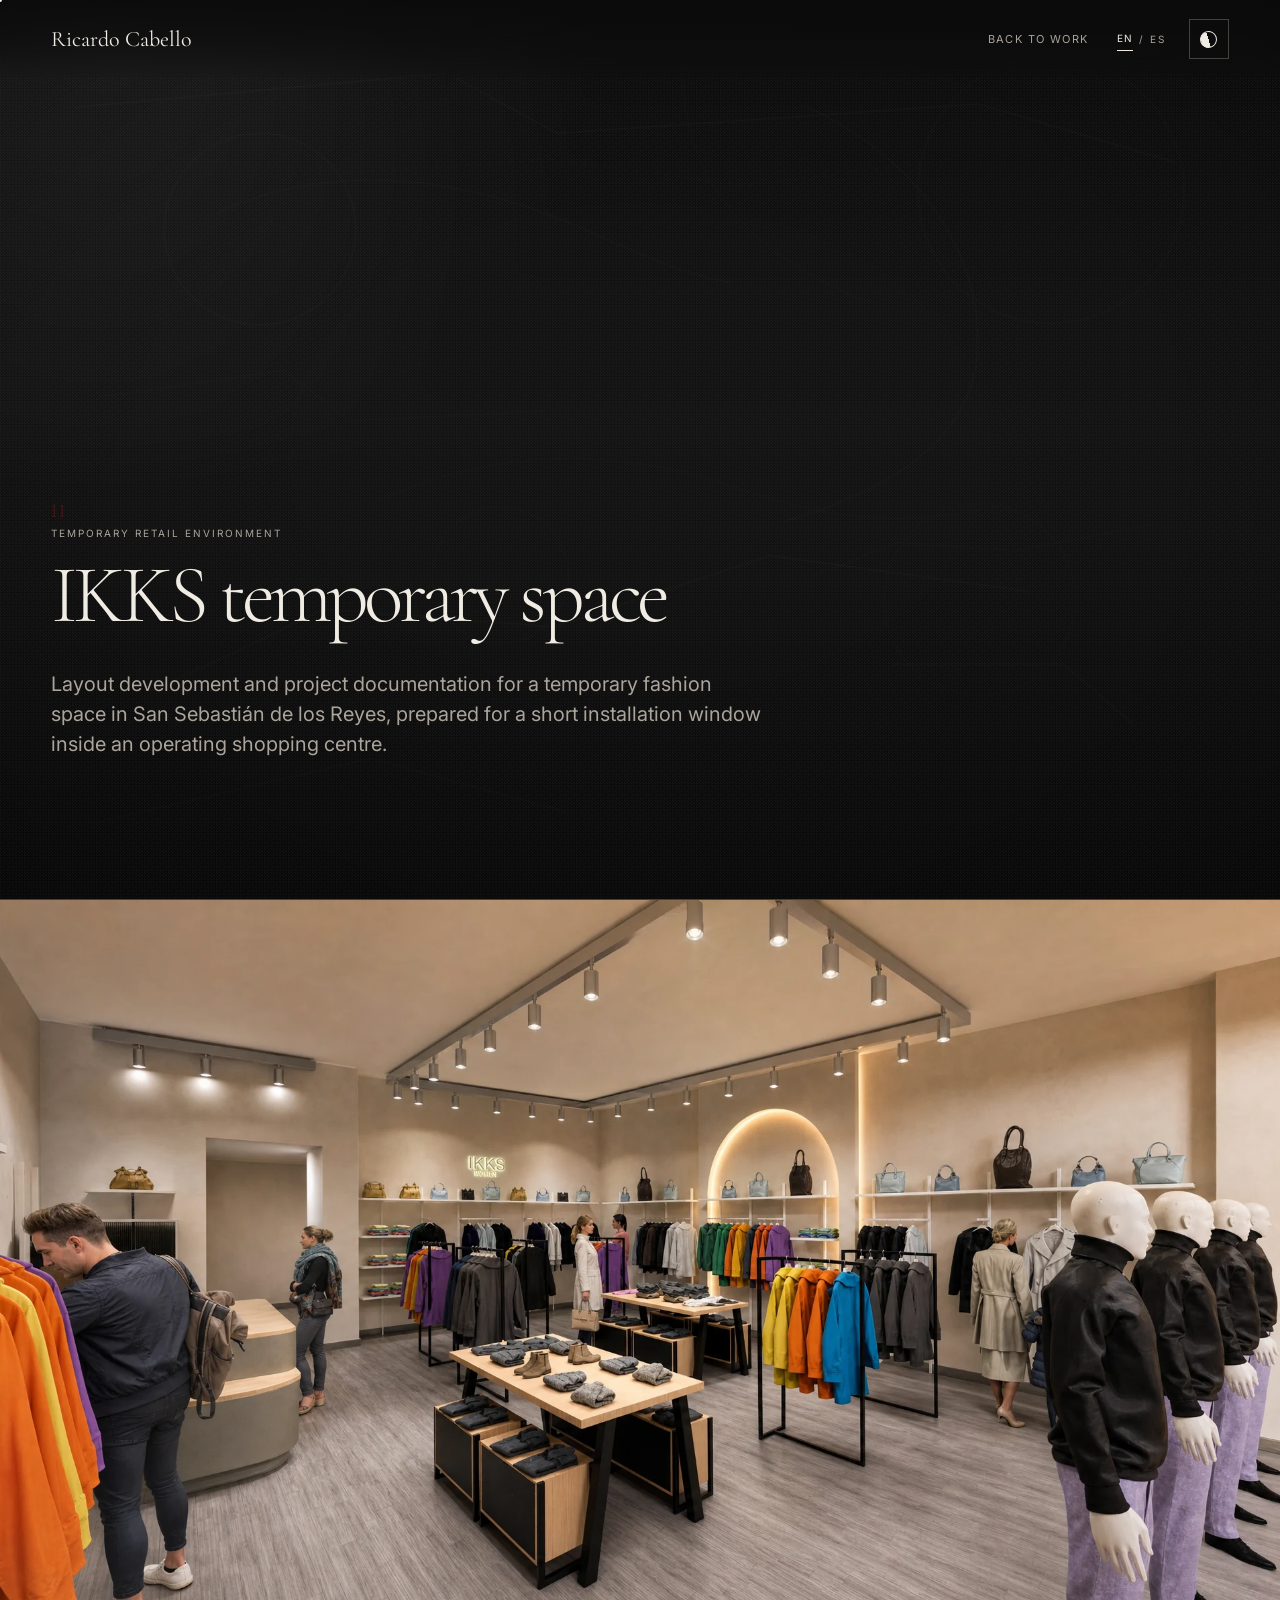
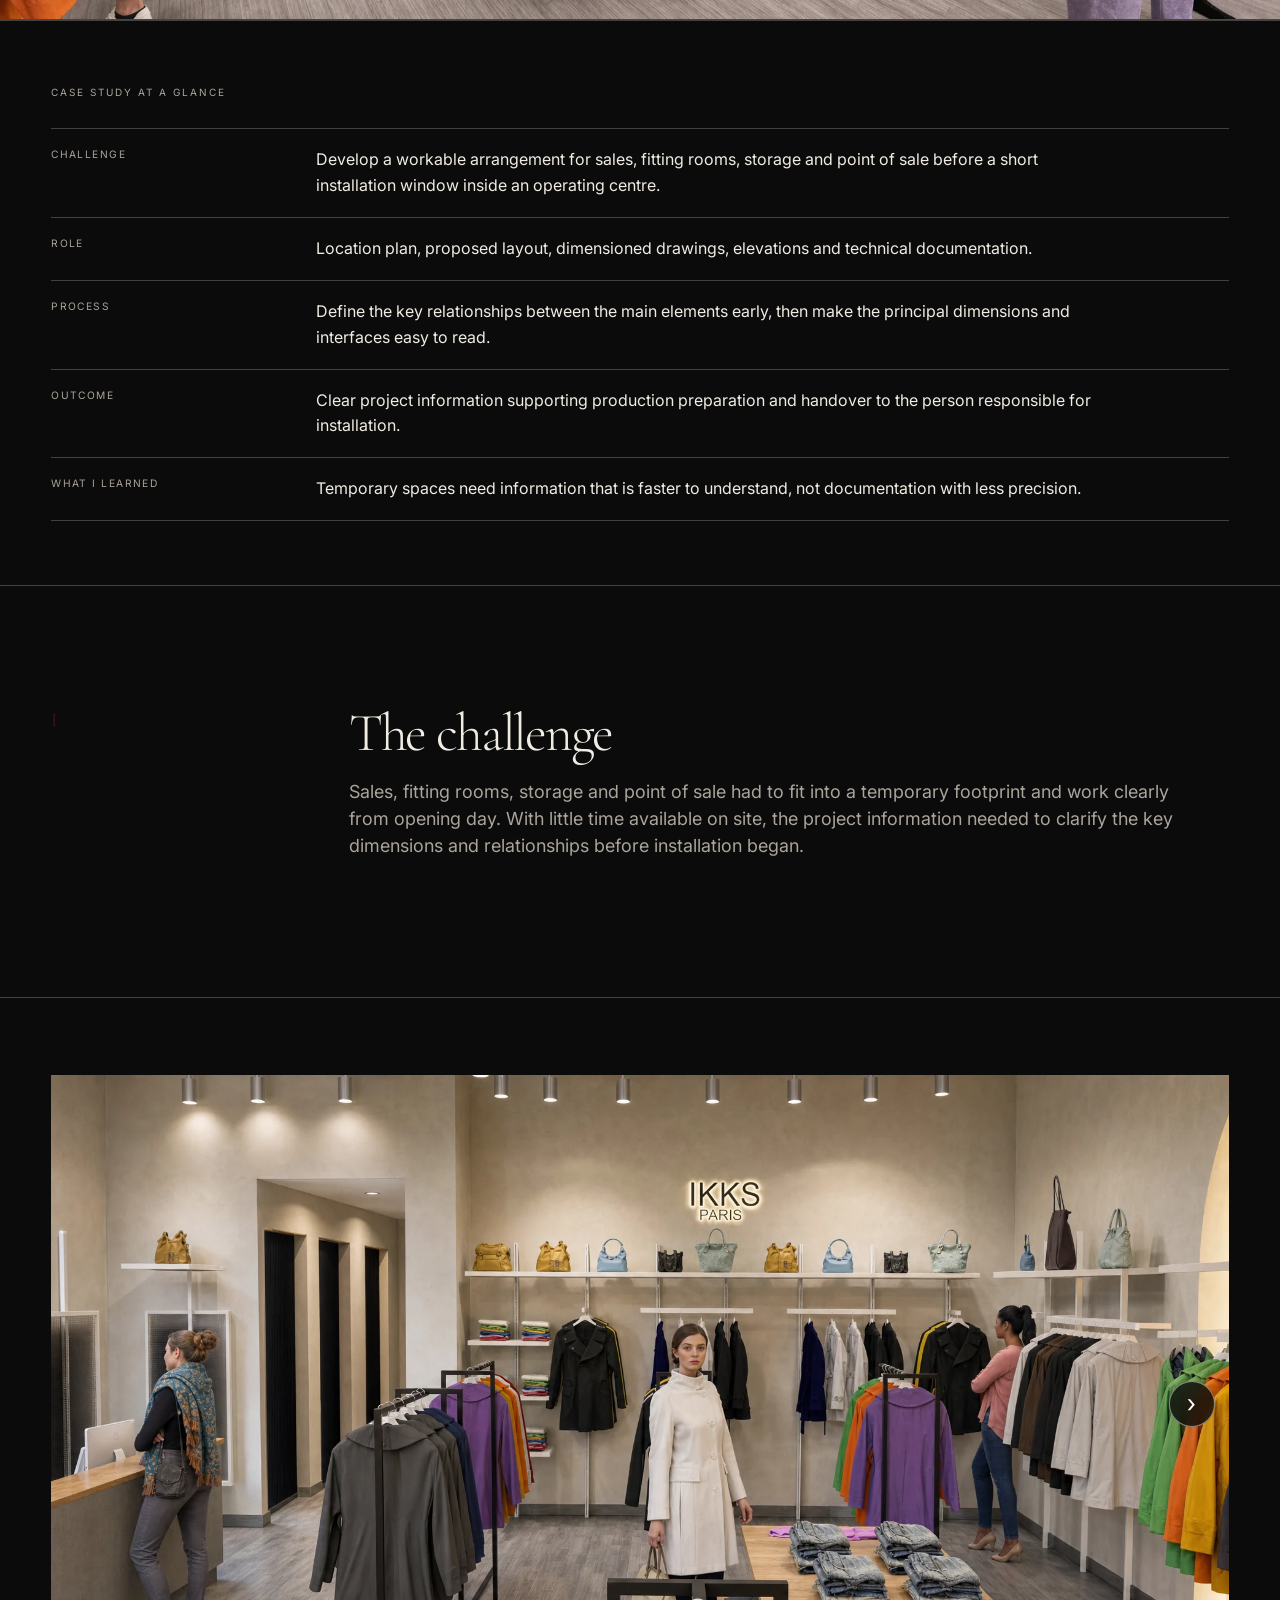
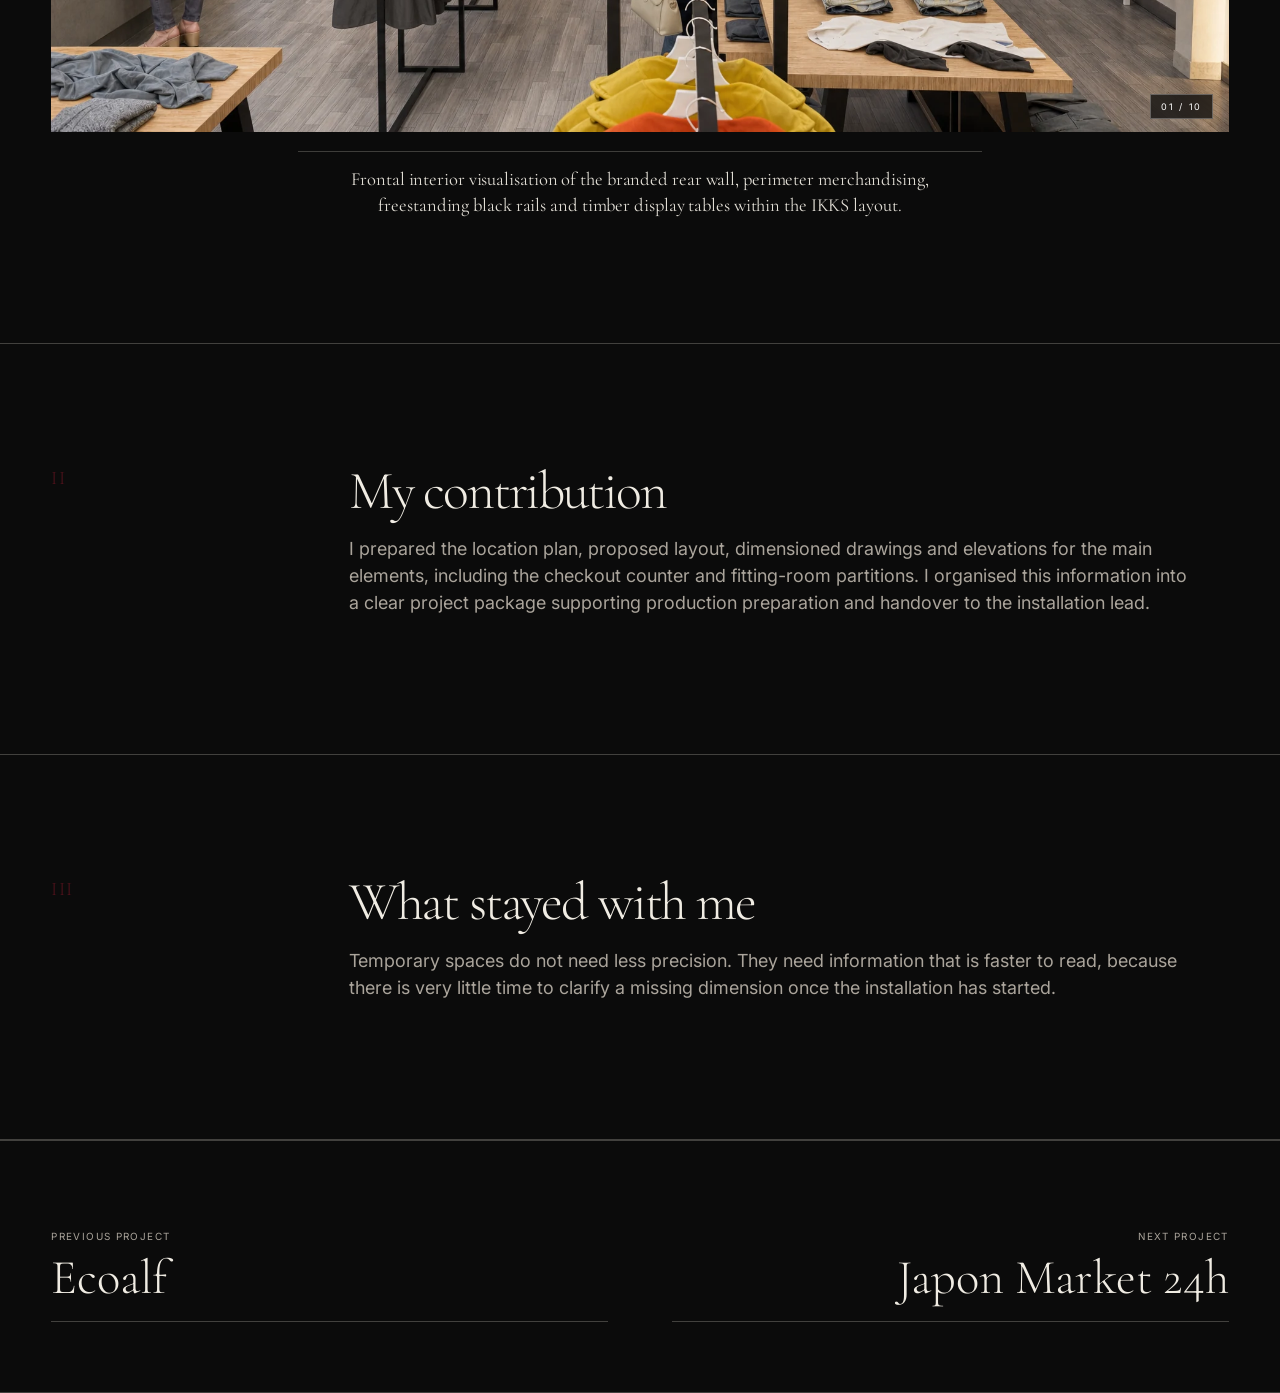
<file: projects/ikks.html>
<!DOCTYPE html>

<html lang="en">
<head>
<meta charset="utf-8"/>
<meta content="width=device-width, initial-scale=1.0" name="viewport"/>
<title>IKKS temporary space | Ricardo Cabello</title>
<link href="https://fonts.googleapis.com" rel="preconnect"/>
<link crossorigin="" href="https://fonts.gstatic.com" rel="preconnect"/>
<link href="https://fonts.googleapis.com/css2?family=Cormorant+Garamond:wght@300;400&amp;family=Inter:wght@300;400;500&amp;display=swap" rel="stylesheet"/>
<link href="../css/main.css?v=20260723-final-hero-balance-v1" rel="stylesheet"/>
<meta content="Layout development and project documentation for an IKKS temporary space in San Sebastián de los Reyes." name="description"/><meta content="dark light" name="color-scheme"/><noscript><style>.page-loader{display:none!important}</style></noscript><link href="https://www.rcabello.com/projects/ikks.html" rel="canonical"/><link href="../favicon.svg" rel="icon" type="image/svg+xml"/><link href="../images/ricardo-cabello-og.jpg" rel="apple-touch-icon"/><meta content="website" property="og:type"/><meta content="IKKS temporary space | Ricardo Cabello" property="og:title"/><meta content="Layout development and project documentation for an IKKS temporary space in San Sebastián de los Reyes." property="og:description"/><meta content="https://www.rcabello.com/projects/ikks.html" property="og:url"/><meta content="https://www.rcabello.com/images/ricardo-cabello-og.jpg" property="og:image"/><meta content="summary_large_image" name="twitter:card"/><meta content="IKKS temporary space | Ricardo Cabello" name="twitter:title"/><meta content="Layout development and project documentation for an IKKS temporary space in San Sebastián de los Reyes." name="twitter:description"/><meta content="https://www.rcabello.com/images/ricardo-cabello-og.jpg" name="twitter:image"/></head>
<body class="theme-dark project-ikks" data-page="project">
<div aria-hidden="true" class="ambient-background">
<div class="ambient-gradient ambient-gradient-a"></div>
<div class="ambient-gradient ambient-gradient-b"></div>
<div class="ambient-gradient ambient-gradient-c"></div>
<div class="ambient-vignette"></div>
<div class="ambient-grain"></div>
</div>
<div class="page-loader"><span class="roman">I</span></div>
<div aria-hidden="true" class="cursor-dot"></div>
<div aria-hidden="true" class="cursor-ring"></div>
<header class="site-header">
<a class="wordmark project-link" href="../index.html">Ricardo Cabello</a>
<nav>
<a class="project-link" data-i18n="backWork" href="../index.html#work">Back to work</a>
<div class="language-switcher"><button class="language-button active" data-language="en">EN</button><span>/</span><button class="language-button" data-language="es">ES</button></div>
<button aria-label="Switch colour mode" class="theme-toggle" data-i18n-aria="themeToggle" type="button"><span aria-hidden="true" class="theme-icon"></span></button></nav>
</header>
<main>
<section class="project-hero section-shell">
<span class="roman">II</span>
<span class="eyebrow" data-i18n="projectEyebrow">Temporary retail environment</span>
<h1 data-i18n="projectTitle">IKKS temporary space</h1>
<p data-i18n="projectIntro">Layout development and project documentation for a temporary fashion space in San Sebastián de los Reyes, prepared for a short installation window inside an operating shopping centre.</p>
</section>
<section class="project-image protected-media section-shell"><img alt="Wide IKKS retail interior design visualisation with track lighting, fashion displays, timber tables, illuminated niches and storefront mannequins" class="project-media-photo protected-media" decoding="async" draggable="false" height="1072" loading="lazy" src="../images/ikks/ikks-retail-interior-design-wide-overview.webp" title="IKKS Retail Interior Design | Complete Store Overview and 3D Visualisation" width="1920"/></section><section class="case-summary section-shell"><span class="eyebrow" data-i18n="caseAtGlance">Case study at a glance</span><dl><div><dt data-i18n="caseChallengeLabel">Challenge</dt><dd data-i18n="caseChallenge">Develop a workable arrangement for sales, fitting rooms, storage and point of sale before a short installation window inside an operating centre.</dd></div><div><dt data-i18n="caseRoleLabel">Role</dt><dd data-i18n="caseRole">Location plan, proposed layout, dimensioned drawings, elevations and technical documentation.</dd></div><div><dt data-i18n="caseProcessLabel">Process</dt><dd data-i18n="caseProcess">Define the key relationships between the main elements early, then make the principal dimensions and interfaces easy to read.</dd></div><div><dt data-i18n="caseOutcomeLabel">Outcome</dt><dd data-i18n="caseOutcome">Clear project information supporting production preparation and handover to the person responsible for installation.</dd></div><div><dt data-i18n="caseLessonLabel">What I learned</dt><dd data-i18n="caseLesson">Temporary spaces need information that is faster to understand, not documentation with less precision.</dd></div></dl></section>
<section class="project-text section-shell">
<span class="roman">I</span>
<div><h2 data-i18n="challengeTitle">The challenge</h2><p data-i18n="challenge">Sales, fitting rooms, storage and point of sale had to fit into a temporary footprint and work clearly from opening day. With little time available on site, the project information needed to clarify the key dimensions and relationships before installation began.</p></div>
</section><section class="section-shell unified-project-gallery"><div class="photo-grid unified-carousel-source"><img alt="IKKS interior design with branded rear wall, fashion merchandising, freestanding racks and timber display tables" class="protected-media" data-caption-en="Frontal interior visualisation of the branded rear wall, perimeter merchandising, freestanding black rails and timber display tables within the IKKS layout." data-caption-es="Visualización frontal del interior con muro de marca, merchandising perimetral, percheros negros exentos y mesas expositoras de madera dentro de la distribución de IKKS." decoding="async" draggable="false" height="1072" loading="lazy" src="../images/ikks/ikks-interior-design-rear-wall-merchandising.webp" title="IKKS Interior Design | Rear Wall, Merchandising and Retail Fixtures" width="1920"/><img alt="IKKS fashion retail layout with illuminated wall displays, central product tables, clothing rails and storefront mannequins" class="protected-media" data-caption-en="Elevated retail visualisation showing the illuminated wall bays, clothing rails, central product tables and mannequin zone beside the storefront." data-caption-es="Visualización retail elevada con módulos murales iluminados, percheros de ropa, mesas centrales de producto y zona de maniquíes junto al escaparate." decoding="async" draggable="false" height="1072" loading="lazy" src="../images/ikks/ikks-fashion-retail-layout-wall-displays.webp" title="IKKS Fashion Retail Layout | Wall Displays and Product Zones" width="1920"/><img alt="Elevated IKKS retail interior showing checkout area, fashion displays, central tables and complete store layout" class="protected-media" data-caption-en="Elevated diagonal overview of the IKKS interior, documenting the relationship between the checkout, central tables, perimeter displays and customer circulation." data-caption-es="Vista diagonal elevada del interior de IKKS, mostrando la relación entre la caja, las mesas centrales, los expositores perimetrales y la circulación de clientes." decoding="async" draggable="false" height="1072" loading="lazy" src="../images/ikks/ikks-retail-interior-overview-checkout.webp" title="IKKS Retail Interior | Layout Overview and Checkout Area" width="1920"/><img alt="Wide IKKS store design visualisation with fashion merchandising, central tables, display rails and shopping centre frontage" class="protected-media" data-caption-en="Wide interior visualisation looking towards the storefront, with the proposed merchandise layout, central tables, freestanding displays and shopping-centre frontage." data-caption-es="Visualización amplia del interior hacia el escaparate, con la propuesta de implantación de producto, mesas centrales, expositores exentos y frente hacia el centro comercial." decoding="async" draggable="false" height="1072" loading="lazy" src="../images/ikks/ikks-store-design-overview-merchandising.webp" title="IKKS Store Design | Fashion Merchandising and Interior Layout" width="1920"/><img alt="Elevated IKKS retail layout showing storefront, customer circulation, display rails and central merchandising tables" class="protected-media" data-caption-en="Elevated overview of the proposed IKKS retail layout, showing the storefront, customer circulation, freestanding rails and central merchandising tables." data-caption-es="Vista elevada de la distribución retail propuesta para IKKS, mostrando el escaparate, la circulación de clientes, los percheros exentos y las mesas centrales de producto." decoding="async" draggable="false" height="1072" loading="lazy" src="../images/ikks/ikks-retail-layout-overview-storefront.webp" title="IKKS Retail Layout | Storefront, Circulation and Merchandising" width="1920"/><img alt="IKKS commercial interior with illuminated arched display, fashion rails, central tables and glazed storefront" class="protected-media" data-caption-en="Retail interior visualisation focused on the illuminated arched wall display, perimeter merchandising, central product tables and the glazed storefront." data-caption-es="Visualización del interior comercial centrada en el expositor mural arqueado e iluminado, el merchandising perimetral, las mesas de producto y el frente acristalado." decoding="async" draggable="false" height="1072" loading="lazy" src="../images/ikks/ikks-commercial-interior-illuminated-display-storefront.webp" title="IKKS Commercial Interior | Illuminated Display and Storefront" width="1920"/><img alt="IKKS fashion store interior with checkout counter, fitting rooms, wall shelving and central retail displays" class="protected-media" data-caption-en="Front-facing retail visualisation showing the IKKS checkout, fitting-room access, perimeter shelving, central tables and freestanding clothing displays." data-caption-es="Visualización frontal del espacio retail de IKKS con caja, acceso a probadores, estanterías perimetrales, mesas centrales y expositores de ropa exentos." decoding="async" draggable="false" height="1072" loading="lazy" src="../images/ikks/ikks-fashion-store-interior-checkout-fitting-rooms.webp" title="IKKS Fashion Store Interior | Checkout, Fitting Rooms and Displays" width="1920"/><img alt="IKKS retail interior design with custom cash desk, illuminated branding and fashion display fixtures" class="protected-media" data-caption-en="Detailed retail visualisation of the IKKS checkout area, combining a custom cash desk, illuminated brand signage, wall displays and fashion merchandising." data-caption-es="Visualización detallada del área de caja de IKKS, combinando mostrador a medida, rótulo de marca iluminado, expositores murales y presentación de producto." decoding="async" draggable="false" height="1072" loading="lazy" src="../images/ikks/ikks-retail-design-cash-desk-branding.webp" title="IKKS Retail Design | Cash Desk, Branding and Store Interior" width="1920"/><img alt="IKKS floor plan" class="protected-media plan-media" data-caption-en="Floor plan documenting the retail area, checkout, fitting rooms, storage, wall displays, central tables and customer circulation." data-caption-es="Planta que documenta el área de venta, el mostrador, los probadores, el almacén, los expositores murales, las mesas centrales y la circulación del cliente." decoding="async" draggable="false" height="731" loading="lazy" src="../images/ikks/floor-plan.webp" width="445"/><img alt="IKKS elevation" class="protected-media plan-media" data-caption-en="Technical elevation defining the storefront, arched niches, fitting-room fronts, shelving and principal dimensions of the IKKS temporary space." data-caption-es="Alzado técnico que define el escaparate, los nichos arqueados, los frentes de probadores, las estanterías y las dimensiones principales del espacio temporal de IKKS." decoding="async" draggable="false" height="473" loading="lazy" src="../images/ikks/elevation-plan.webp" width="1427"/></div></section>
<section class="project-text section-shell">
<span class="roman">II</span>
<div><h2 data-i18n="workTitle">My contribution</h2><p data-i18n="workText">I prepared the location plan, proposed layout, dimensioned drawings and elevations for the main elements, including the checkout counter and fitting-room partitions. I organised this information into a clear project package supporting production preparation and handover to the installation lead.</p></div>
</section>
<section class="project-text section-shell">
<span class="roman">III</span>
<div><h2 data-i18n="lessonTitle">What stayed with me</h2><p data-i18n="lesson">Temporary spaces do not need less precision. They need information that is faster to read, because there is very little time to clarify a missing dimension once the installation has started.</p></div>
</section>
<nav aria-label="Project navigation" class="case-navigation section-shell"><a class="project-link case-nav-link case-nav-prev" href="ecoalf.html"><span data-i18n="previousProject">Previous project</span><strong>Ecoalf</strong></a><a class="project-link case-nav-link case-nav-next" href="japon-market.html"><span data-i18n="nextProject">Next project</span><strong>Japon Market 24h</strong></a></nav></main>
<script>window.pageTranslations={"en":{"backWork":"Back to work","projectEyebrow":"Temporary retail environment","projectTitle":"IKKS temporary space","projectIntro":"Layout development and project documentation for a temporary fashion space in San Sebastián de los Reyes, prepared for a short installation window inside an operating shopping centre.","challengeTitle":"The challenge","challenge":"Sales, fitting rooms, storage and point of sale had to fit into a temporary footprint and work clearly from opening day. With little time available on site, the project information needed to clarify the key dimensions and relationships before installation began.","materialCaption":"Materials and fixture detail","workTitle":"My contribution","workText":"I prepared the location plan, proposed layout, dimensioned drawings and elevations for the main elements, including the checkout counter and fitting-room partitions. I organised this information into a clear project package supporting production preparation and handover to the installation lead.","studyCaption":"Early massing studies","lessonTitle":"What stayed with me","lesson":"Temporary spaces do not need less precision. They need information that is faster to read, because there is very little time to clarify a missing dimension once the installation has started.","pageTitle":"IKKS temporary space | Ricardo Cabello","pageDescription":"Layout development and project documentation for an IKKS temporary space in San Sebastián de los Reyes.","captionPlansElevations":"Plans and elevations","captionFinished":"Design visualisations of the proposed space in use","caseAtGlance":"Case study at a glance","caseChallengeLabel":"Challenge","caseRoleLabel":"Role","caseProcessLabel":"Process","caseOutcomeLabel":"Outcome","caseLessonLabel":"What I learned","previousProject":"Previous project","nextProject":"Next project","caseChallenge":"Develop a workable arrangement for sales, fitting rooms, storage and point of sale before a short installation window inside an operating centre.","caseRole":"Location plan, proposed layout, dimensioned drawings, elevations and technical documentation.","caseProcess":"Define the key relationships between the main elements early, then make the principal dimensions and interfaces easy to read.","caseOutcome":"Clear project information supporting production preparation and handover to the person responsible for installation.","caseLesson":"Temporary spaces need information that is faster to understand, not documentation with less precision."},"es":{"backWork":"Volver a proyectos","projectEyebrow":"Espacio retail temporal","projectTitle":"Espacio temporal de IKKS","projectIntro":"Desarrollo de la distribución y documentación de proyecto para un espacio de moda temporal en San Sebastián de los Reyes, preparado para una ventana de montaje breve dentro de un centro comercial en funcionamiento.","challengeTitle":"El reto","challenge":"Zona de venta, probadores, almacén y caja debían encajar en una superficie temporal y funcionar con claridad desde el primer día. Como el tiempo disponible para el montaje era limitado, la documentación tenía que aclarar las cotas y relaciones principales antes de que comenzaran los trabajos en el espacio.","materialCaption":"Materiales y detalle de mobiliario","workTitle":"Mi aportación","workText":"Preparé el plano de ubicación, la distribución propuesta, los planos acotados y los alzados de los elementos principales, incluidos el mostrador de caja y las divisiones de los probadores. Organicé esta información en un paquete de proyecto claro que servía de apoyo a la preparación para producción y a la entrega al responsable de montaje.","studyCaption":"Primeros estudios volumétricos","lessonTitle":"Lo que me llevé del proyecto","lesson":"Un espacio temporal no necesita menos precisión. Necesita información más rápida de leer, porque cuando empieza el montaje queda muy poco margen para aclarar una cota ausente.","pageTitle":"Espacio temporal de IKKS | Ricardo Cabello","pageDescription":"Desarrollo de la distribución y documentación de proyecto para un espacio temporal de IKKS en San Sebastián de los Reyes.","captionPlansElevations":"Plantas y alzados","captionFinished":"Visualizaciones de diseño del espacio propuesto en uso","caseAtGlance":"El proyecto de un vistazo","caseChallengeLabel":"Reto","caseRoleLabel":"Mi función","caseProcessLabel":"Proceso","caseOutcomeLabel":"Resultado","caseLessonLabel":"Aprendizaje","previousProject":"Proyecto anterior","nextProject":"Proyecto siguiente","caseChallenge":"Desarrollar una distribución funcional para venta, probadores, almacén y caja antes de una ventana de montaje muy corta dentro de un centro en funcionamiento.","caseRole":"Plano de situación, propuesta de distribución, planos acotados, alzados y documentación técnica.","caseProcess":"Definir pronto las relaciones principales entre los elementos y hacer que las cotas y encuentros clave fueran fáciles de interpretar.","caseOutcome":"Información de proyecto clara que sirve de apoyo a la preparación para producción y a la entrega a la persona responsable del montaje.","caseLesson":"Los espacios temporales necesitan información más rápida de entender, no documentación menos precisa."}};</script>
<script src="../js/app.js?v=20260727-honest-copy-v1"></script>
</body>
</html>
</file>
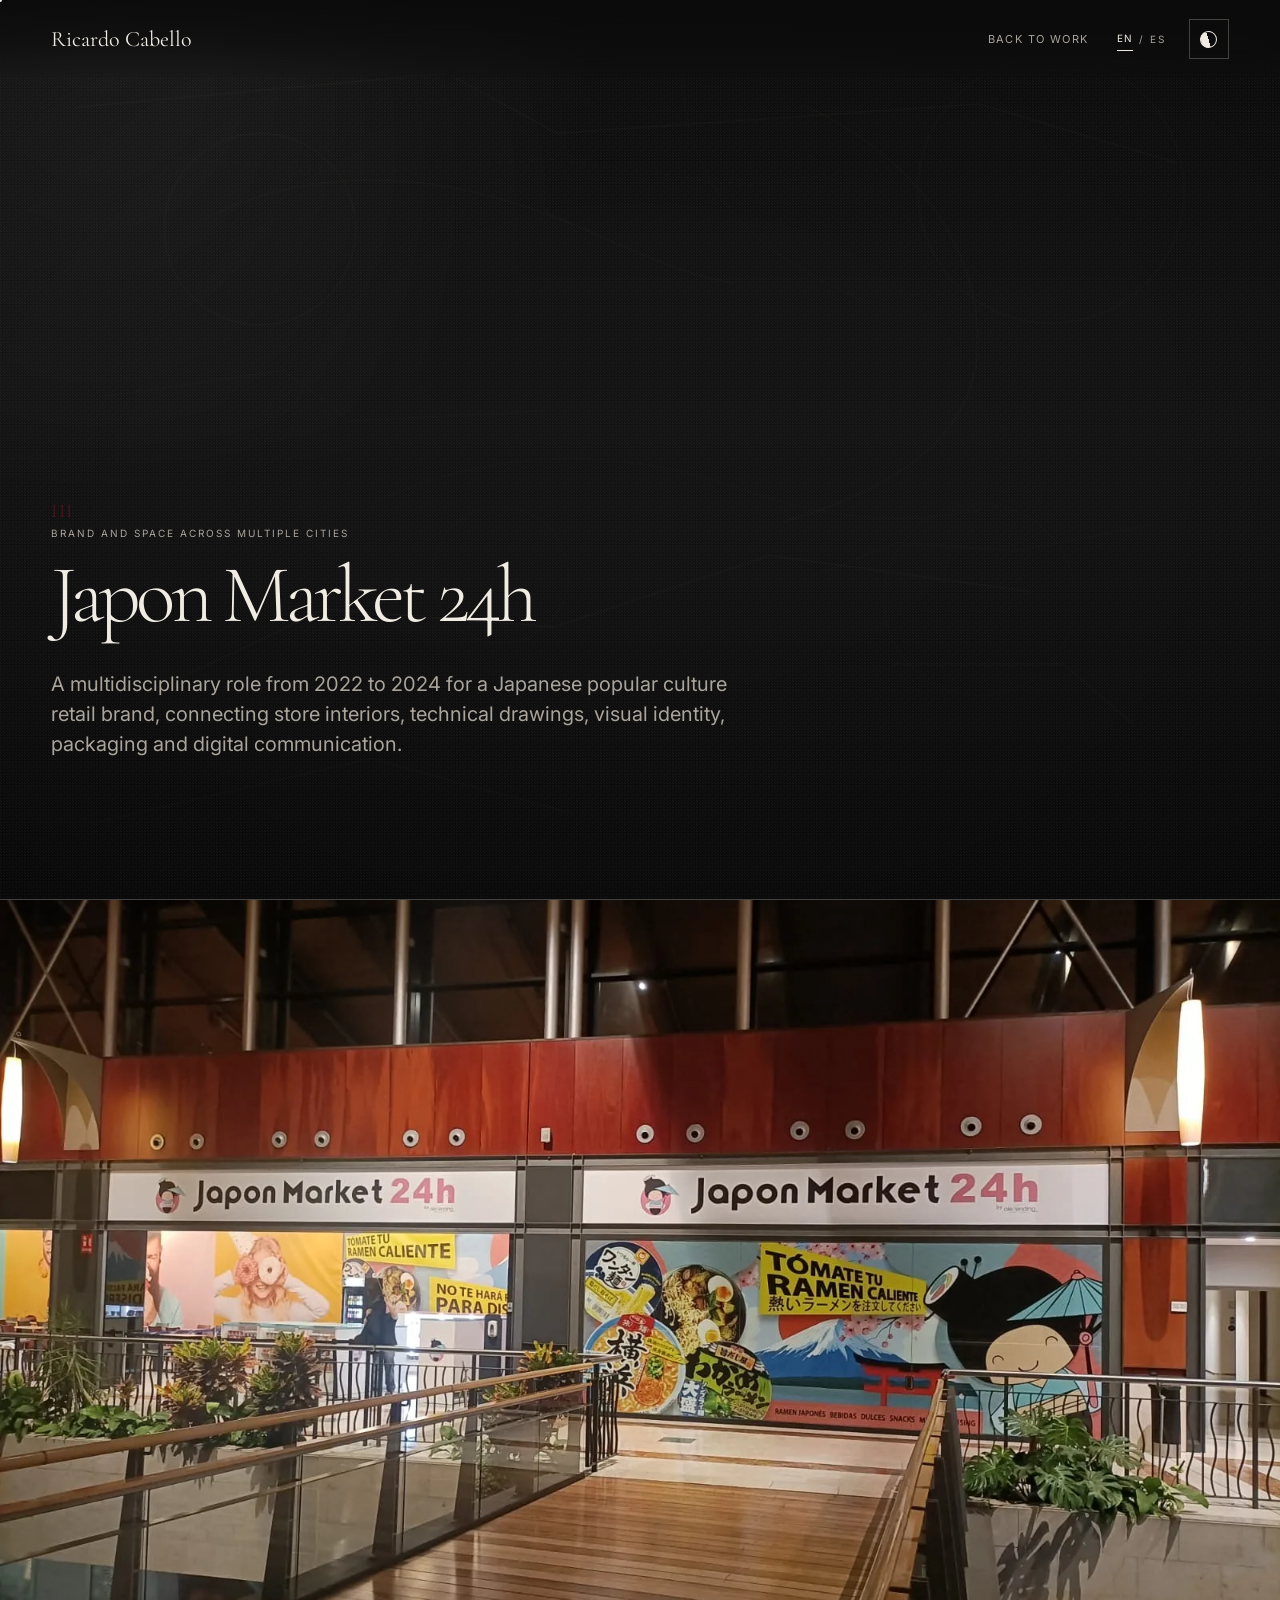
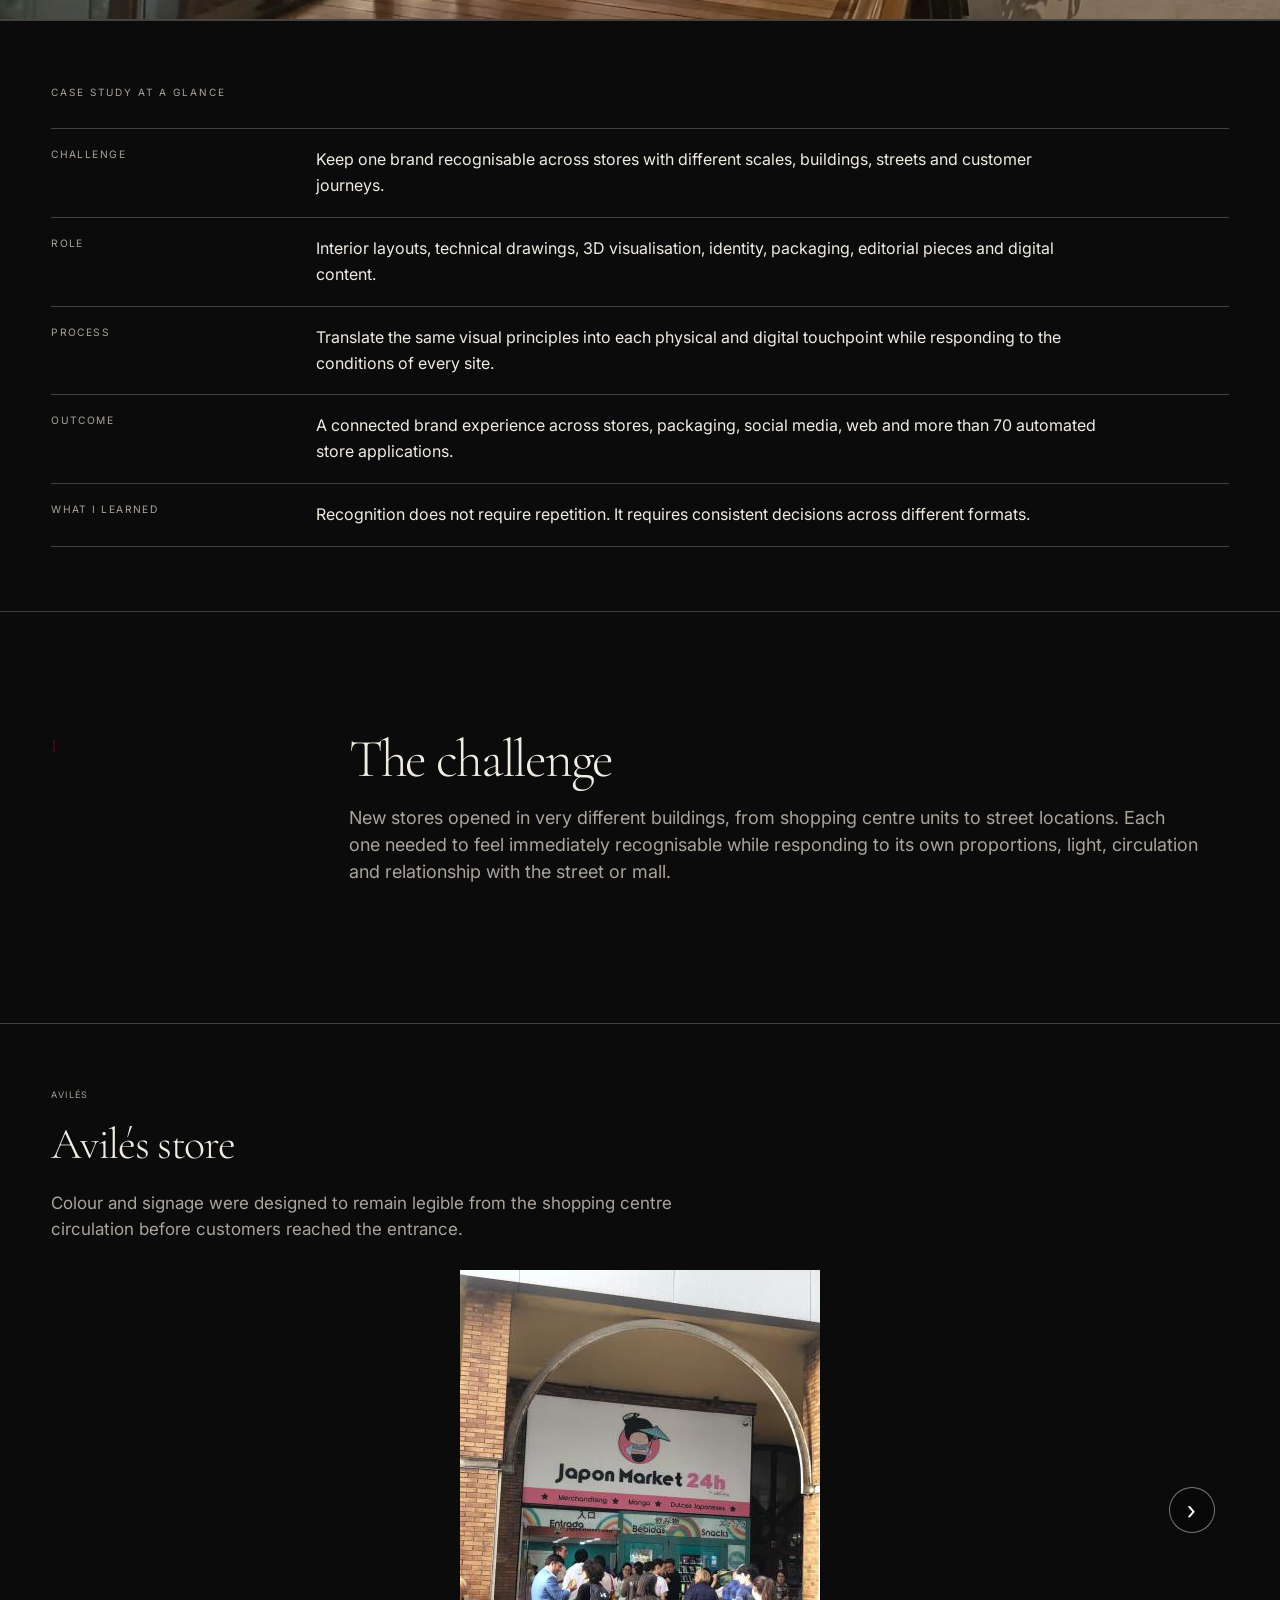
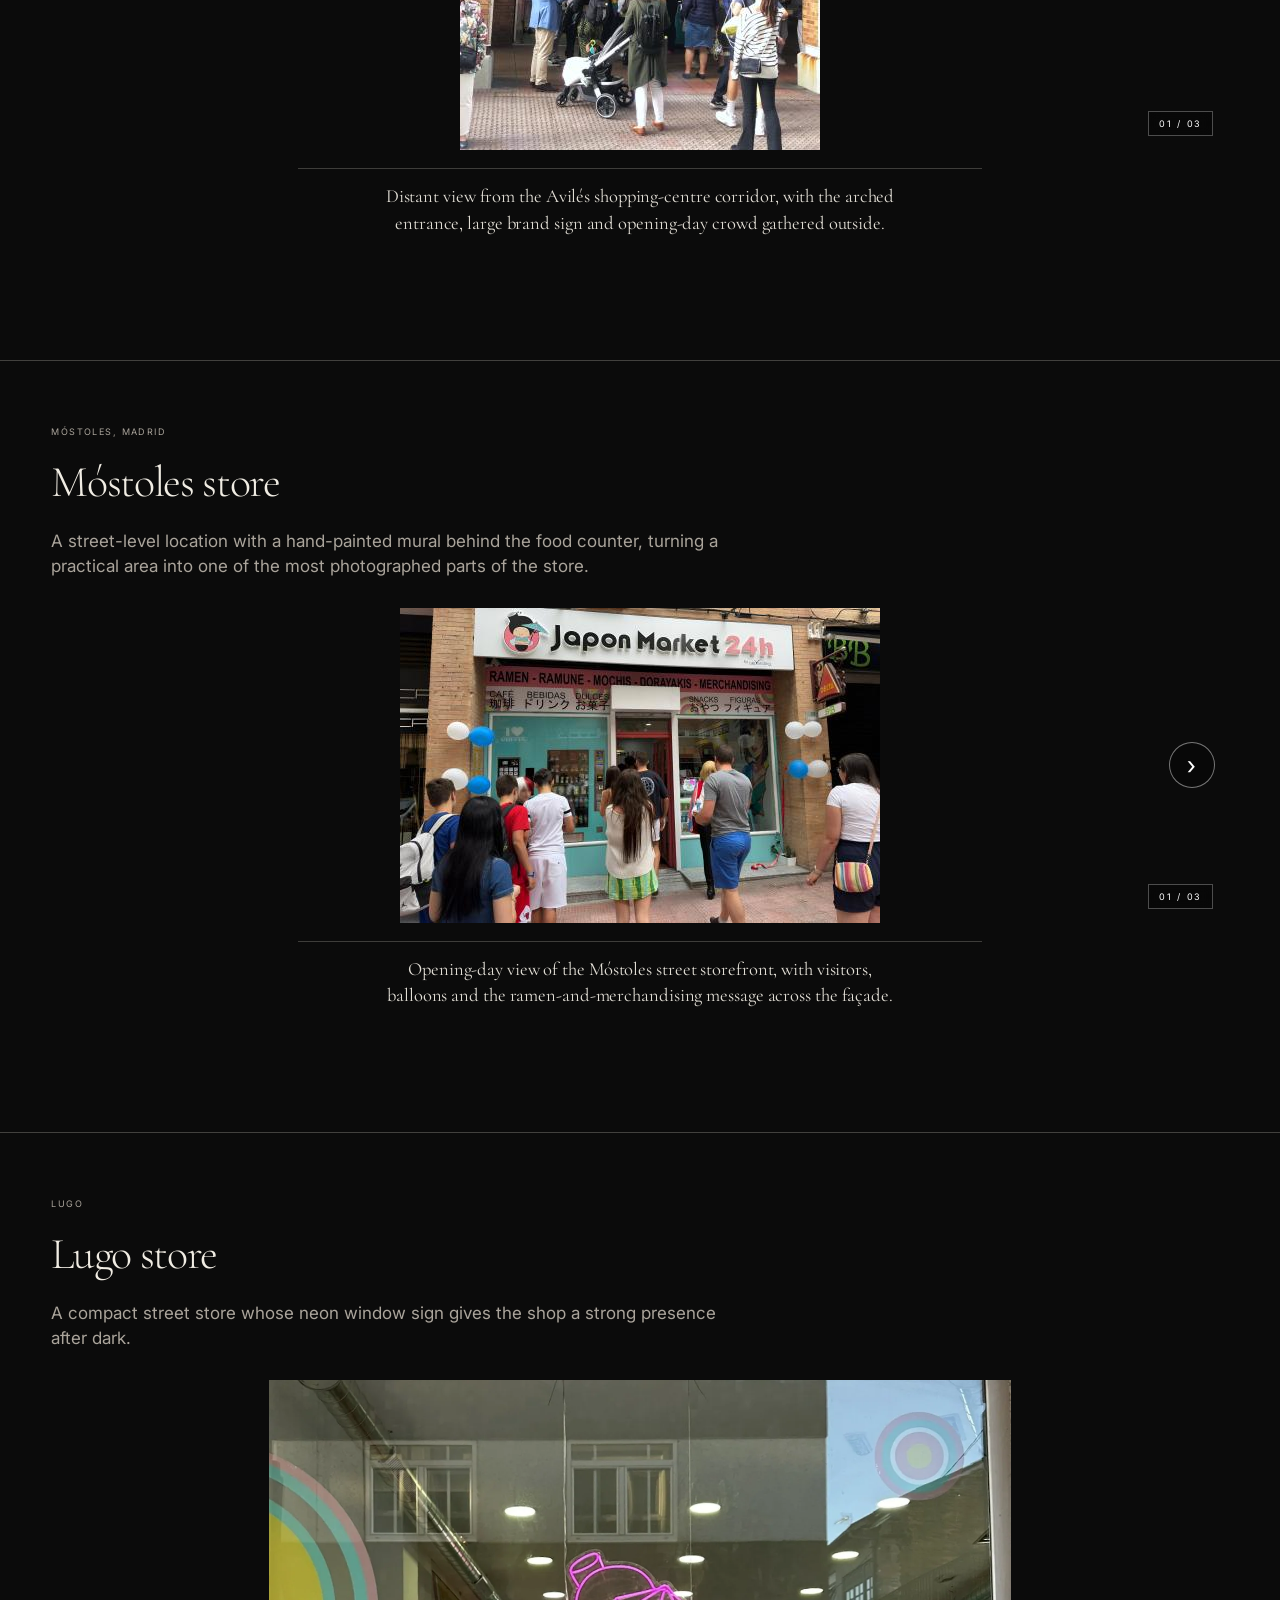
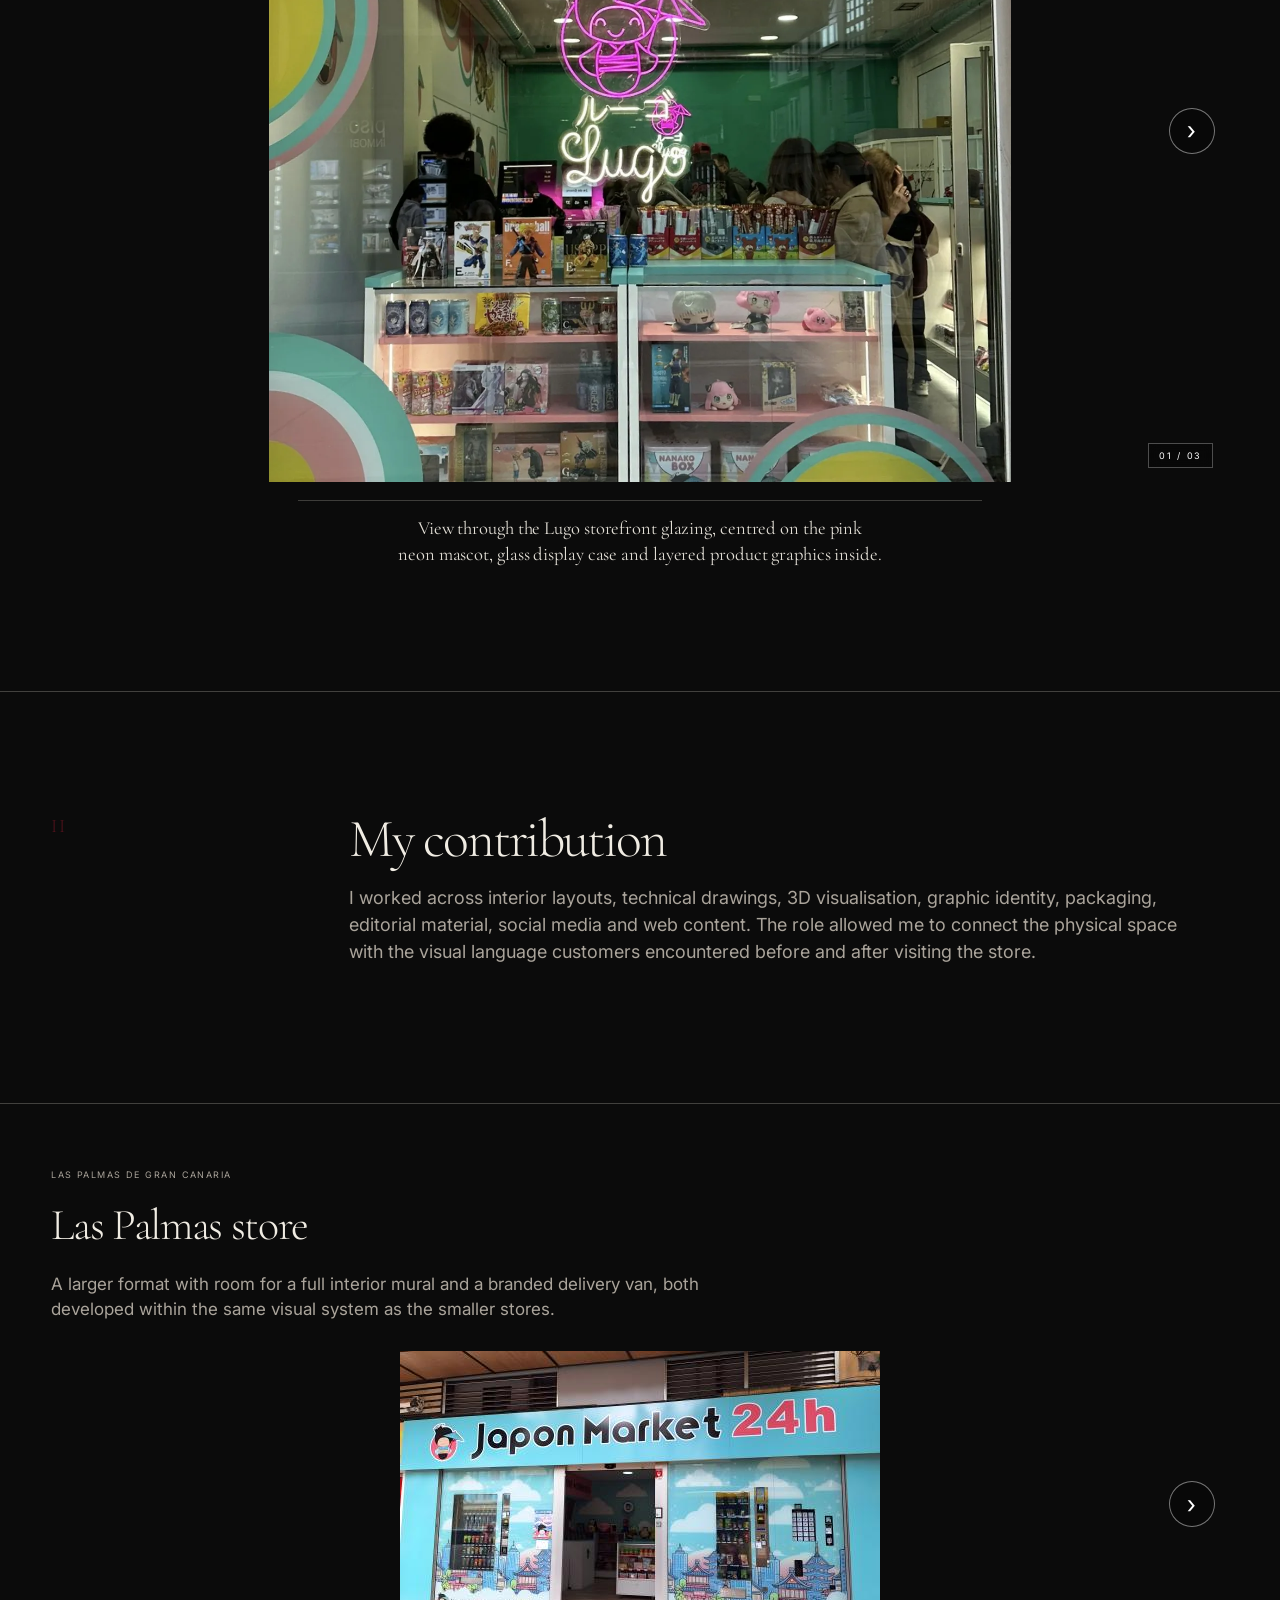
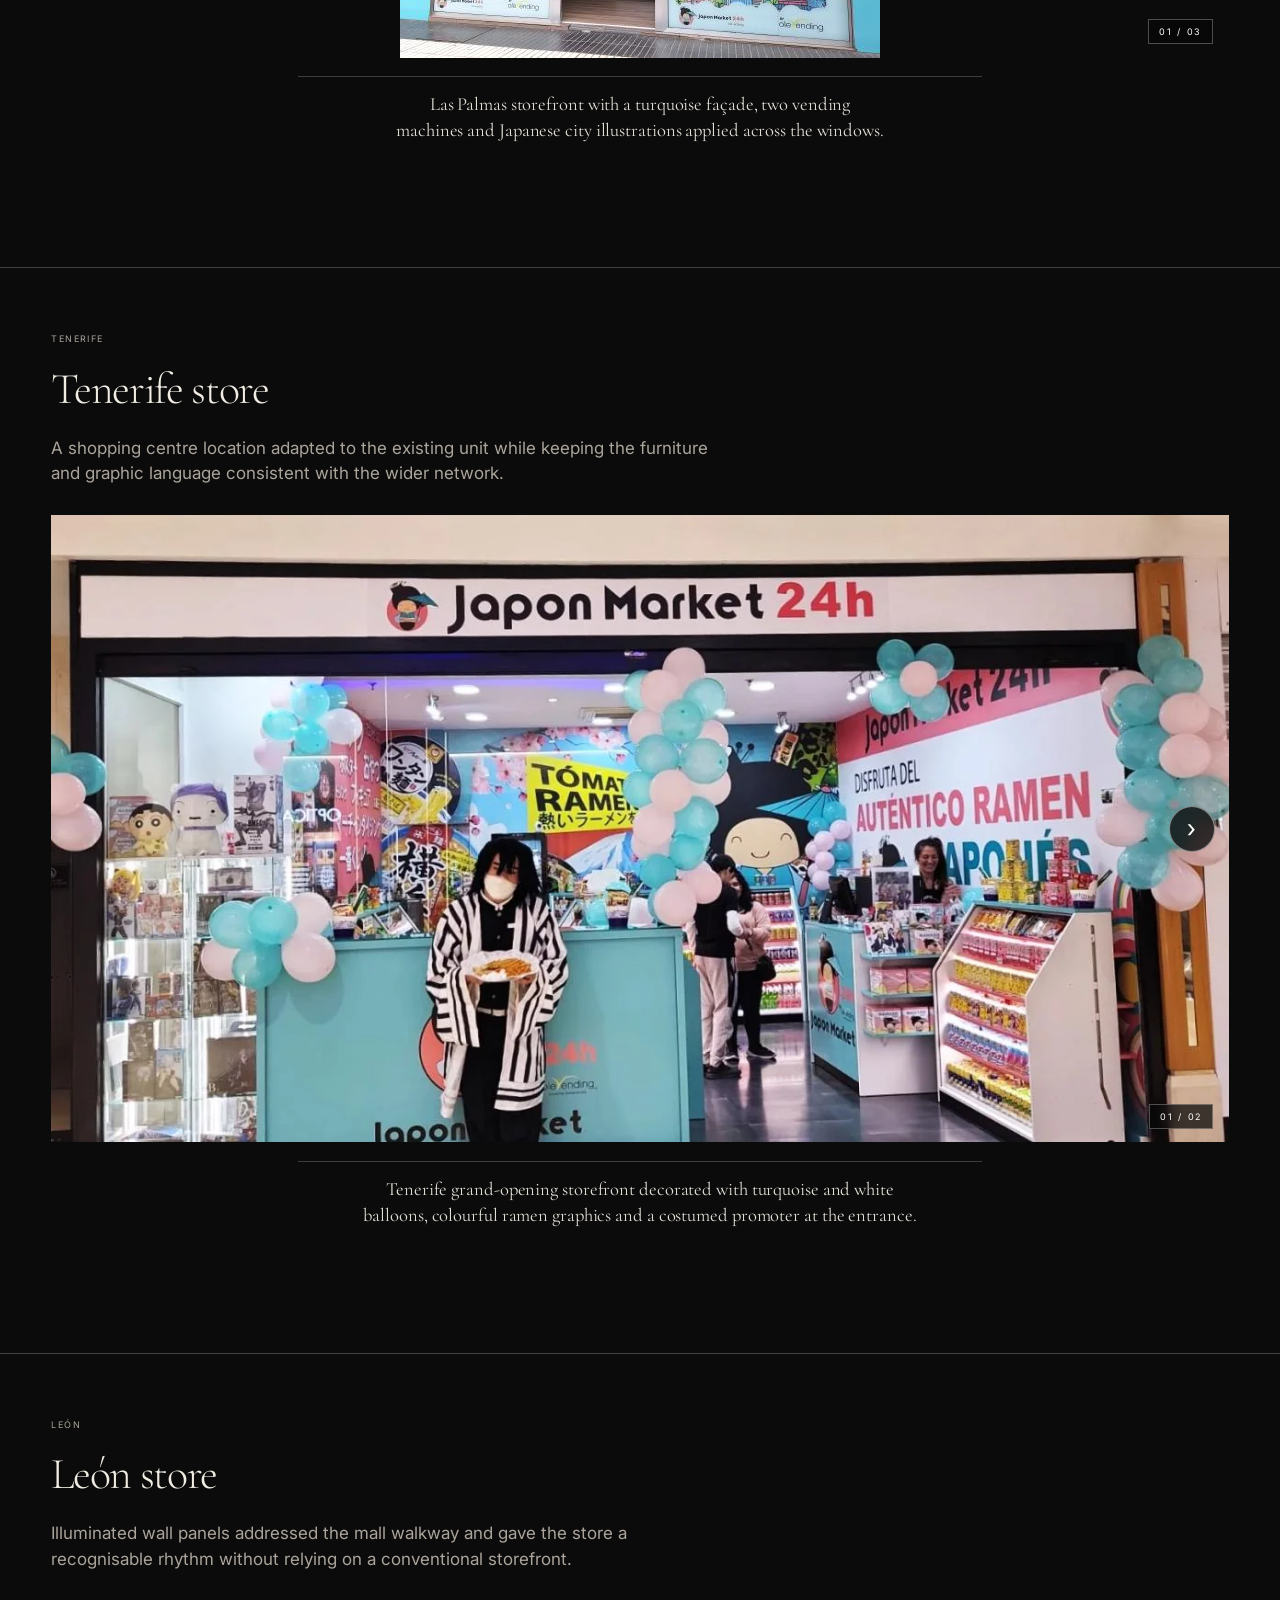
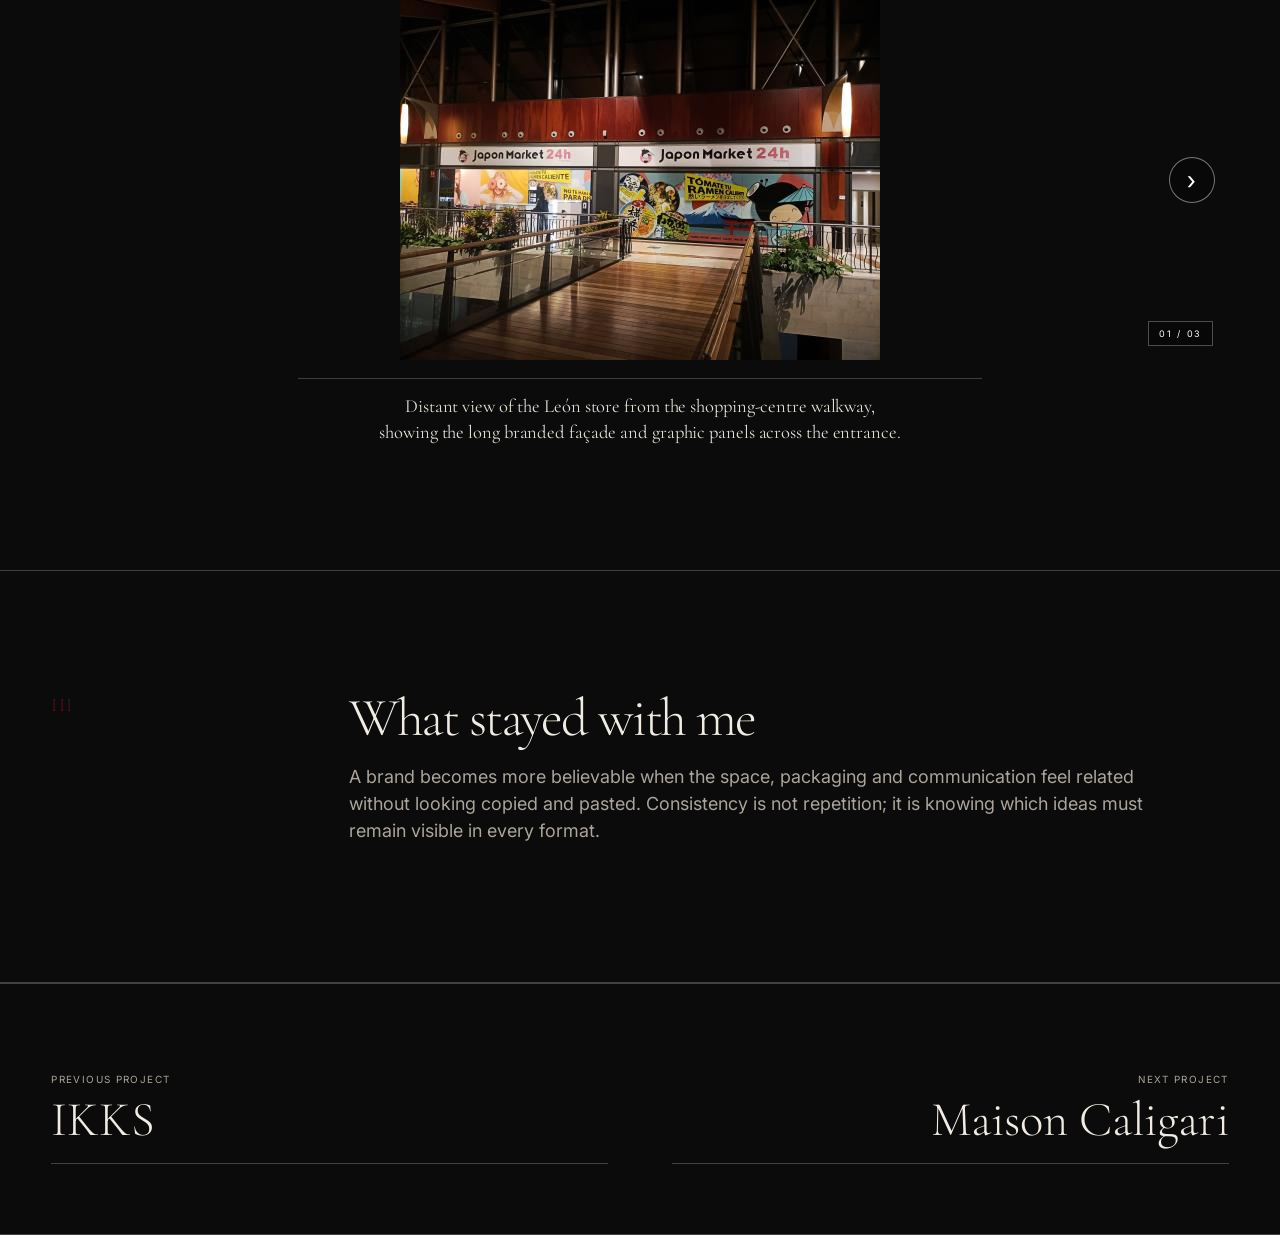
<file: projects/japon-market.html>
<!DOCTYPE html>

<html lang="en">
<head>
<meta charset="utf-8"/>
<meta content="width=device-width, initial-scale=1.0" name="viewport"/>
<title>Japon Market 24h | Ricardo Cabello</title>
<link href="https://fonts.googleapis.com" rel="preconnect"/>
<link crossorigin="" href="https://fonts.gstatic.com" rel="preconnect"/>
<link href="https://fonts.googleapis.com/css2?family=Cormorant+Garamond:wght@300;400&amp;family=Inter:wght@300;400;500&amp;display=swap" rel="stylesheet"/>
<link href="../css/main.css?v=20260723-final-hero-balance-v1" rel="stylesheet"/>
<meta content="Interior design, technical drawings, branding, packaging and digital communication for Japon Market 24h." name="description"/><meta content="dark light" name="color-scheme"/><noscript><style>.page-loader{display:none!important}</style></noscript><link href="https://www.rcabello.com/projects/japon-market.html" rel="canonical"/><link href="../favicon.svg" rel="icon" type="image/svg+xml"/><link href="../images/ricardo-cabello-og.jpg" rel="apple-touch-icon"/><meta content="website" property="og:type"/><meta content="Japon Market 24h | Ricardo Cabello" property="og:title"/><meta content="Interior design, technical drawings, branding, packaging and digital communication for Japon Market 24h." property="og:description"/><meta content="https://www.rcabello.com/projects/japon-market.html" property="og:url"/><meta content="https://www.rcabello.com/images/ricardo-cabello-og.jpg" property="og:image"/><meta content="summary_large_image" name="twitter:card"/><meta content="Japon Market 24h | Ricardo Cabello" name="twitter:title"/><meta content="Interior design, technical drawings, branding, packaging and digital communication for Japon Market 24h." name="twitter:description"/><meta content="https://www.rcabello.com/images/ricardo-cabello-og.jpg" name="twitter:image"/></head>
<body class="theme-dark project-japon-market" data-page="project">
<div aria-hidden="true" class="ambient-background">
<div class="ambient-gradient ambient-gradient-a"></div>
<div class="ambient-gradient ambient-gradient-b"></div>
<div class="ambient-gradient ambient-gradient-c"></div>
<div class="ambient-vignette"></div>
<div class="ambient-grain"></div>
</div>
<div class="page-loader"><span class="roman">I</span></div>
<div aria-hidden="true" class="cursor-dot"></div>
<div aria-hidden="true" class="cursor-ring"></div>
<header class="site-header">
<a class="wordmark project-link" href="../index.html">Ricardo Cabello</a>
<nav>
<a class="project-link" data-i18n="backWork" href="../index.html#work">Back to work</a>
<div class="language-switcher"><button class="language-button active" data-language="en">EN</button><span>/</span><button class="language-button" data-language="es">ES</button></div>
<button aria-label="Switch colour mode" class="theme-toggle" data-i18n-aria="themeToggle" type="button"><span aria-hidden="true" class="theme-icon"></span></button></nav>
</header>
<main>
<section class="project-hero section-shell">
<span class="roman">III</span>
<span class="eyebrow" data-i18n="projectEyebrow">Brand and space across multiple cities</span>
<h1 data-i18n="projectTitle">Japon Market 24h</h1>
<p data-i18n="projectIntro">A multidisciplinary role from 2022 to 2024 for a Japanese popular culture retail brand, connecting store interiors, technical drawings, visual identity, packaging and digital communication.</p>
</section>
<section class="project-image protected-media section-shell"><img alt="Project image" class="project-media-photo protected-media" decoding="async" draggable="false" height="1200" loading="lazy" src="../images/japon-market/storefront-distant-walkway.webp" width="1600"/></section><section class="case-summary section-shell"><span class="eyebrow" data-i18n="caseAtGlance">Case study at a glance</span><dl><div><dt data-i18n="caseChallengeLabel">Challenge</dt><dd data-i18n="caseChallenge">Keep one brand recognisable across stores with different scales, buildings, streets and customer journeys.</dd></div><div><dt data-i18n="caseRoleLabel">Role</dt><dd data-i18n="caseRole">Interior layouts, technical drawings, 3D visualisation, identity, packaging, editorial pieces and digital content.</dd></div><div><dt data-i18n="caseProcessLabel">Process</dt><dd data-i18n="caseProcess">Translate the same visual principles into each physical and digital touchpoint while responding to the conditions of every site.</dd></div><div><dt data-i18n="caseOutcomeLabel">Outcome</dt><dd data-i18n="caseOutcome">A connected brand experience across stores, packaging, social media, web and more than 70 automated store applications.</dd></div><div><dt data-i18n="caseLessonLabel">What I learned</dt><dd data-i18n="caseLesson">Recognition does not require repetition. It requires consistent decisions across different formats.</dd></div></dl></section>
<section class="project-text section-shell">
<span class="roman">I</span>
<div><h2 data-i18n="challengeTitle">The challenge</h2><p data-i18n="challenge">New stores opened in very different buildings, from shopping centre units to street locations. Each one needed to feel immediately recognisable while responding to its own proportions, light, circulation and relationship with the street or mall.</p></div>
</section>
<section class="section-shell location-section" id="aviles">
<div class="location-intro">
<span class="loc-eyebrow" data-i18n="locAvilesEyebrow">Avilés</span>
<h3 data-i18n="locAvilesTitle">Avilés store</h3>
<p data-i18n="locAvilesText">Colour and signage were designed to remain legible from the shopping centre circulation before customers reached the entrance.</p>
</div><div class="photo-grid unified-carousel-source"><img alt="Japon Market Avilés seen from the shopping centre corridor" class="protected-media" data-caption-en="Distant view from the Avilés shopping-centre corridor, with the arched entrance, large brand sign and opening-day crowd gathered outside." data-caption-es="Vista lejana desde el pasillo del centro comercial de Avilés, con el acceso en arco, el gran rótulo de marca y el público reunido durante la apertura." decoding="async" draggable="false" loading="lazy" src="../images/japon-market/aviles/arch-corridor-distant-view.jpg"/><img alt="Japon Market Avilés entrance and vending wall" class="protected-media" data-caption-en="Closer entrance view in Avilés, where two turquoise vending machines sit beneath the bilingual category graphics and main sign." data-caption-es="Vista más cercana del acceso de Avilés, donde dos máquinas expendedoras turquesa se sitúan bajo la gráfica bilingüe de categorías y el rótulo principal." decoding="async" draggable="false" loading="lazy" src="../images/japon-market/aviles/vending-machines-entrance.jpg"/><img alt="Japon Market Avilés storefront by day" class="protected-media" data-caption-en="Daytime view of the Avilés entrance with visitors queuing beneath the Japon Market 24h sign and turquoise storefront graphics." data-caption-es="Vista diurna del acceso de Avilés con visitantes haciendo cola bajo el rótulo de Japon Market 24h y la gráfica turquesa de fachada." decoding="async" draggable="false" loading="lazy" src="../images/japon-market/aviles/street-entrance-daytime.jpg"/></div>
</section>
<section class="section-shell location-section" id="madrid-mostoles">
<div class="location-intro">
<span class="loc-eyebrow" data-i18n="locMadridEyebrow">Móstoles, Madrid</span>
<h3 data-i18n="locMadridTitle">Móstoles store</h3>
<p data-i18n="locMadridText">A street-level location with a hand-painted mural behind the food counter, turning a practical area into one of the most photographed parts of the store.</p>
</div><div class="photo-grid unified-carousel-source"><img alt="Japon Market Móstoles storefront with opening queue" class="protected-media" data-caption-en="Opening-day view of the Móstoles street storefront, with visitors, balloons and the ramen-and-merchandising message across the façade." data-caption-es="Vista de la fachada urbana de Móstoles durante la apertura, con visitantes, globos y el mensaje de ramen y merchandising extendido por el frente comercial." decoding="async" draggable="false" height="315" loading="lazy" src="../images/japon-market/madrid-mostoles/street-storefront-queue.jpg" width="480"/><img alt="Japon Market Móstoles ramen counter mural" class="protected-media" data-caption-en="Interior ramen counter in Móstoles, framed by a large anime-style mural and a pink illuminated display case filled with packaged products." data-caption-es="Mostrador de ramen del local de Móstoles, enmarcado por un gran mural de estilo anime y una vitrina rosa iluminada con productos envasados." decoding="async" draggable="false" height="392" loading="lazy" src="../images/japon-market/madrid-mostoles/ramen-counter-mural.jpg" width="480"/><img alt="Japon Market Móstoles collectibles shelving" class="protected-media" data-caption-en="Móstoles retail interior with magenta wall shelving, collectible figures, glass display cases and customers moving through the product aisles." data-caption-es="Interior comercial de Móstoles con estanterías murales magenta, figuras de colección, vitrinas de cristal y clientes recorriendo los pasillos de producto." decoding="async" draggable="false" height="222" loading="lazy" src="../images/japon-market/madrid-mostoles/interior-figures-shelving.jpg" width="480"/></div>
</section>
<section class="section-shell location-section" id="lugo">
<div class="location-intro">
<span class="loc-eyebrow" data-i18n="locLugoEyebrow">Lugo</span>
<h3 data-i18n="locLugoTitle">Lugo store</h3>
<p data-i18n="locLugoText">A compact street store whose neon window sign gives the shop a strong presence after dark.</p>
</div><div class="photo-grid unified-carousel-source"><img alt="Japon Market Lugo interior neon sign" class="protected-media" data-caption-en="View through the Lugo storefront glazing, centred on the pink neon mascot, glass display case and layered product graphics inside." data-caption-es="Vista a través del escaparate de Lugo, centrada en la mascota de neón rosa, la vitrina de cristal y las distintas capas de gráfica y producto del interior." decoding="async" draggable="false" height="1292" loading="lazy" src="../images/japon-market/lugo/interior-neon-sign.webp" width="1366"/><img alt="Japon Market Lugo storefront at night" class="protected-media" data-caption-en="Night view of the Lugo corner storefront, with the illuminated sign, colourful circular graphics and window displays visible from the street." data-caption-es="Vista nocturna de la fachada en esquina de Lugo, con el rótulo iluminado, la gráfica circular de colores y los escaparates visibles desde la calle." decoding="async" draggable="false" height="326" loading="lazy" src="../images/japon-market/lugo/storefront-night.jpg" width="480"/><img alt="Japon Market Lugo entrance" class="protected-media" data-caption-en="Lugo entrance during an event, with a person in a kimono-inspired outfit welcoming visitors beneath the main brand sign." data-caption-es="Acceso de Lugo durante un evento, con una persona vestida con un atuendo inspirado en un kimono recibiendo a los visitantes bajo el rótulo principal." decoding="async" draggable="false" loading="lazy" src="../images/japon-market/lugo/entrance-kimono-model.jpg"/></div>
</section>
<section class="project-text section-shell">
<span class="roman">II</span>
<div><h2 data-i18n="workTitle">My contribution</h2><p data-i18n="workText">I worked across interior layouts, technical drawings, 3D visualisation, graphic identity, packaging, editorial material, social media and web content. The role allowed me to connect the physical space with the visual language customers encountered before and after visiting the store.</p></div>
</section>
<section class="section-shell location-section" id="las-palmas">
<div class="location-intro">
<span class="loc-eyebrow" data-i18n="locLasPalmasEyebrow">Las Palmas de Gran Canaria</span>
<h3 data-i18n="locLasPalmasTitle">Las Palmas store</h3>
<p data-i18n="locLasPalmasText">A larger format with room for a full interior mural and a branded delivery van, both developed within the same visual system as the smaller stores.</p>
</div><div class="photo-grid unified-carousel-source"><img alt="Japon Market Las Palmas opening day" class="protected-media" data-caption-en="Las Palmas storefront with a turquoise façade, two vending machines and Japanese city illustrations applied across the windows." data-caption-es="Fachada de Las Palmas con acabado turquesa, dos máquinas expendedoras e ilustraciones de ciudades japonesas aplicadas en los escaparates." decoding="async" draggable="false" height="307" loading="lazy" src="../images/japon-market/las-palmas/storefront-opening-balloons.jpg" width="480"/><img alt="Japon Market Las Palmas interior mural" class="protected-media" data-caption-en="Wide interior view of the Las Palmas store, combining pastel blue counters, cloud graphics, product shelving and glass display cabinets." data-caption-es="Vista interior amplia de la tienda de Las Palmas, combinando mostradores azul pastel, gráfica de nubes, estanterías de producto y vitrinas de cristal." decoding="async" draggable="false" height="270" loading="lazy" src="../images/japon-market/las-palmas/interior-mascot-mural.jpg" width="480"/><img alt="Japon Market Las Palmas branded delivery van" class="protected-media" data-caption-en="Opening-day interior in Las Palmas, with visitors gathered around the central turquoise service counter and surrounding product displays." data-caption-es="Interior de Las Palmas durante la apertura, con visitantes reunidos alrededor del mostrador central turquesa y de los expositores de producto." decoding="async" draggable="false" height="269" loading="lazy" src="../images/japon-market/las-palmas/branded-delivery-van.jpg" width="480"/></div>
</section>
<section class="section-shell location-section" id="tenerife">
<div class="location-intro">
<span class="loc-eyebrow" data-i18n="locTenerifeEyebrow">Tenerife</span>
<h3 data-i18n="locTenerifeTitle">Tenerife store</h3>
<p data-i18n="locTenerifeText">A shopping centre location adapted to the existing unit while keeping the furniture and graphic language consistent with the wider network.</p>
</div><div class="photo-grid unified-carousel-source"><img alt="Japon Market Tenerife grand opening" class="protected-media" data-caption-en="Tenerife grand-opening storefront decorated with turquoise and white balloons, colourful ramen graphics and a costumed promoter at the entrance." data-caption-es="Fachada de Tenerife durante la inauguración, decorada con globos turquesa y blancos, gráfica colorida de ramen y una persona caracterizada en el acceso." decoding="async" draggable="false" height="682" loading="lazy" src="../images/japon-market/tenerife/grand-opening-storefront.webp" width="1280"/><img alt="Japon Market Tenerife grand opening, interior view" class="protected-media" data-caption-en="Tenerife grand-opening storefront decorated with turquoise and white balloons, colourful ramen graphics and a costumed promoter at the entrance." data-caption-es="Fachada de Tenerife durante la inauguración, decorada con globos turquesa y blancos, gráfica colorida de ramen y una persona caracterizada en el acceso." decoding="async" draggable="false" height="682" loading="lazy" src="../images/japon-market/tenerife/grand-opening-storefront-02.webp" width="1280"/></div>
</section>
<section class="section-shell location-section" id="leon">
<div class="location-intro">
<span class="loc-eyebrow" data-i18n="locLeonEyebrow">León</span>
<h3 data-i18n="locLeonTitle">León store</h3>
<p data-i18n="locLeonText">Illuminated wall panels addressed the mall walkway and gave the store a recognisable rhythm without relying on a conventional storefront.</p>
</div><div class="photo-grid unified-carousel-source"><img alt="Japon Market León mall walkway signage" class="protected-media" data-caption-en="Distant view of the León store from the shopping-centre walkway, showing the long branded façade and graphic panels across the entrance." data-caption-es="Vista lejana de la tienda de León desde la pasarela del centro comercial, mostrando la fachada longitudinal rotulada y los paneles gráficos del acceso." decoding="async" draggable="false" height="360" loading="lazy" src="../images/japon-market/leon/mall-walkway-signage.jpg" width="480"/><img alt="Japon Market León lounge mural" class="protected-media" data-caption-en="Closer frontal view of the León storefront, with the Japon Market sign and ramen-themed campaign graphics spanning the glazing." data-caption-es="Vista frontal más cercana de la fachada de León, con el rótulo de Japon Market y la gráfica de campaña inspirada en el ramen extendida sobre el acristalamiento." decoding="async" draggable="false" height="360" loading="lazy" src="../images/japon-market/leon/mall-lounge-mural.jpg" width="480"/><img alt="Japon Market León ramen advertising panel" class="protected-media" data-caption-en="Interior branding view in León, with a large ramen-themed mural, suspended lanterns and the service counter forming the background." data-caption-es="Vista de la identidad interior en León, con un gran mural inspirado en el ramen, faroles suspendidos y el mostrador formando el fondo." decoding="async" draggable="false" height="270" loading="lazy" src="../images/japon-market/leon/ramen-ad-portrait.jpg" width="480"/></div>
</section>
<section class="project-text section-shell">
<span class="roman">III</span>
<div><h2 data-i18n="lessonTitle">What stayed with me</h2><p data-i18n="lesson">A brand becomes more believable when the space, packaging and communication feel related without looking copied and pasted. Consistency is not repetition; it is knowing which ideas must remain visible in every format.</p></div>
</section>
<nav aria-label="Project navigation" class="case-navigation section-shell"><a class="project-link case-nav-link case-nav-prev" href="ikks.html"><span data-i18n="previousProject">Previous project</span><strong>IKKS</strong></a><a class="project-link case-nav-link case-nav-next" href="maison-caligari.html"><span data-i18n="nextProject">Next project</span><strong>Maison Caligari</strong></a></nav></main>
<script>window.pageTranslations={"en":{"backWork":"Back to work","projectEyebrow":"Brand and space across multiple cities","projectTitle":"Japon Market 24h","projectIntro":"A multidisciplinary role from 2022 to 2024 for a Japanese popular culture retail brand, connecting store interiors, technical drawings, visual identity, packaging and digital communication.","challengeTitle":"The challenge","challenge":"New stores opened in very different buildings, from shopping centre units to street locations. Each one needed to feel immediately recognisable while responding to its own proportions, light, circulation and relationship with the street or mall.","locAvilesEyebrow":"Avilés","locAvilesTitle":"Avilés store","locAvilesText":"Colour and signage were designed to remain legible from the shopping centre circulation before customers reached the entrance.","locMadridEyebrow":"Móstoles, Madrid","locMadridTitle":"Móstoles store","locMadridText":"A street-level location with a hand-painted mural behind the food counter, turning a practical area into one of the most photographed parts of the store.","locLugoEyebrow":"Lugo","locLugoTitle":"Lugo store","locLugoText":"A compact street store whose neon window sign gives the shop a strong presence after dark.","workTitle":"My contribution","workText":"I worked across interior layouts, technical drawings, 3D visualisation, graphic identity, packaging, editorial material, social media and web content. The role allowed me to connect the physical space with the visual language customers encountered before and after visiting the store.","locLasPalmasEyebrow":"Las Palmas de Gran Canaria","locLasPalmasTitle":"Las Palmas store","locLasPalmasText":"A larger format with room for a full interior mural and a branded delivery van, both developed within the same visual system as the smaller stores.","locTenerifeEyebrow":"Tenerife","locTenerifeTitle":"Tenerife store","locTenerifeText":"A shopping centre location adapted to the existing unit while keeping the furniture and graphic language consistent with the wider network.","locLeonEyebrow":"León","locLeonTitle":"León store","locLeonText":"Illuminated wall panels addressed the mall walkway and gave the store a recognisable rhythm without relying on a conventional storefront.","lessonTitle":"What stayed with me","lesson":"A brand becomes more believable when the space, packaging and communication feel related without looking copied and pasted. Consistency is not repetition; it is knowing which ideas must remain visible in every format.","pageTitle":"Japon Market 24h | Ricardo Cabello","pageDescription":"Interior design, technical drawings, branding, packaging and digital communication for Japon Market 24h.","caseAtGlance":"Case study at a glance","caseChallengeLabel":"Challenge","caseRoleLabel":"Role","caseProcessLabel":"Process","caseOutcomeLabel":"Outcome","caseLessonLabel":"What I learned","previousProject":"Previous project","nextProject":"Next project","caseChallenge":"Keep one brand recognisable across stores with different scales, buildings, streets and customer journeys.","caseRole":"Interior layouts, technical drawings, 3D visualisation, identity, packaging, editorial pieces and digital content.","caseProcess":"Translate the same visual principles into each physical and digital touchpoint while responding to the conditions of every site.","caseOutcome":"A connected brand experience across stores, packaging, social media, web and more than 70 automated store applications.","caseLesson":"Recognition does not require repetition. It requires consistent decisions across different formats."},"es":{"backWork":"Volver a proyectos","projectEyebrow":"Marca y espacio en distintas ciudades","projectTitle":"Japon Market 24h","projectIntro":"Un puesto multidisciplinar desarrollado entre 2022 y 2024 para una marca retail de cultura pop japonesa, conectando interiorismo, planos técnicos, identidad visual, packaging y comunicación digital.","challengeTitle":"El reto","challenge":"Las nuevas tiendas abrían en edificios muy distintos, desde locales de centro comercial hasta espacios a pie de calle. Cada una debía reconocerse al instante como Japon Market y, al mismo tiempo, responder a sus propias proporciones, luz, circulación y relación con el entorno.","locAvilesEyebrow":"Avilés","locAvilesTitle":"Tienda de Avilés","locAvilesText":"El color y la rotulación se plantearon para que la tienda pudiera leerse desde el recorrido del centro comercial antes de llegar a la entrada.","locMadridEyebrow":"Móstoles, Madrid","locMadridTitle":"Tienda de Móstoles","locMadridText":"Un local a pie de calle con un mural pintado a mano detrás del mostrador de comida, que convirtió una zona práctica en uno de los espacios más fotografiados de la tienda.","locLugoEyebrow":"Lugo","locLugoTitle":"Tienda de Lugo","locLugoText":"Un local compacto cuyo rótulo de neón en el escaparate le da una presencia muy clara cuando cae la noche.","workTitle":"Mi aportación","workText":"Trabajé en distribuciones interiores, planos técnicos, visualización 3D, identidad gráfica, packaging, material editorial, redes sociales y contenido web. El puesto me permitió conectar el espacio físico con el lenguaje visual que el cliente encontraba antes y después de visitar la tienda.","locLasPalmasEyebrow":"Las Palmas de Gran Canaria","locLasPalmasTitle":"Tienda de Las Palmas","locLasPalmasText":"Un formato de mayor tamaño, con espacio para un mural interior completo y una furgoneta rotulada, ambos desarrollados dentro del mismo sistema visual que las tiendas pequeñas.","locTenerifeEyebrow":"Tenerife","locTenerifeTitle":"Tienda de Tenerife","locTenerifeText":"Una tienda de centro comercial adaptada al local existente, manteniendo el mobiliario y el lenguaje gráfico de toda la red.","locLeonEyebrow":"León","locLeonTitle":"Tienda de León","locLeonText":"Los paneles murales iluminados acompañaban el recorrido del centro comercial y daban ritmo al local sin depender de un escaparate convencional.","lessonTitle":"Lo que me llevé del proyecto","lesson":"Una marca resulta más creíble cuando el espacio, el packaging y la comunicación se sienten relacionados sin parecer copiados. La coherencia no consiste en repetirlo todo, sino en saber qué ideas deben seguir presentes en cada formato.","pageTitle":"Japon Market 24h | Ricardo Cabello","pageDescription":"Interiorismo, planos técnicos, branding, packaging y comunicación digital para Japon Market 24h.","caseAtGlance":"El proyecto de un vistazo","caseChallengeLabel":"Reto","caseRoleLabel":"Mi función","caseProcessLabel":"Proceso","caseOutcomeLabel":"Resultado","caseLessonLabel":"Aprendizaje","previousProject":"Proyecto anterior","nextProject":"Proyecto siguiente","caseChallenge":"Mantener una marca reconocible en tiendas con escalas, edificios, calles y recorridos de cliente muy diferentes.","caseRole":"Distribuciones interiores, planos técnicos, visualización 3D, identidad, packaging, piezas editoriales y contenido digital.","caseProcess":"Trasladar los mismos principios visuales a cada punto de contacto físico y digital, respondiendo a las condiciones de cada local.","caseOutcome":"Una experiencia de marca conectada entre tiendas, packaging, redes, web y más de 70 aplicaciones para tiendas automáticas.","caseLesson":"El reconocimiento no exige repetirlo todo. Exige mantener decisiones coherentes en formatos diferentes."}};</script>
<script src="../js/app.js?v=20260727-honest-copy-v1"></script>
</body>
</html>
</file>
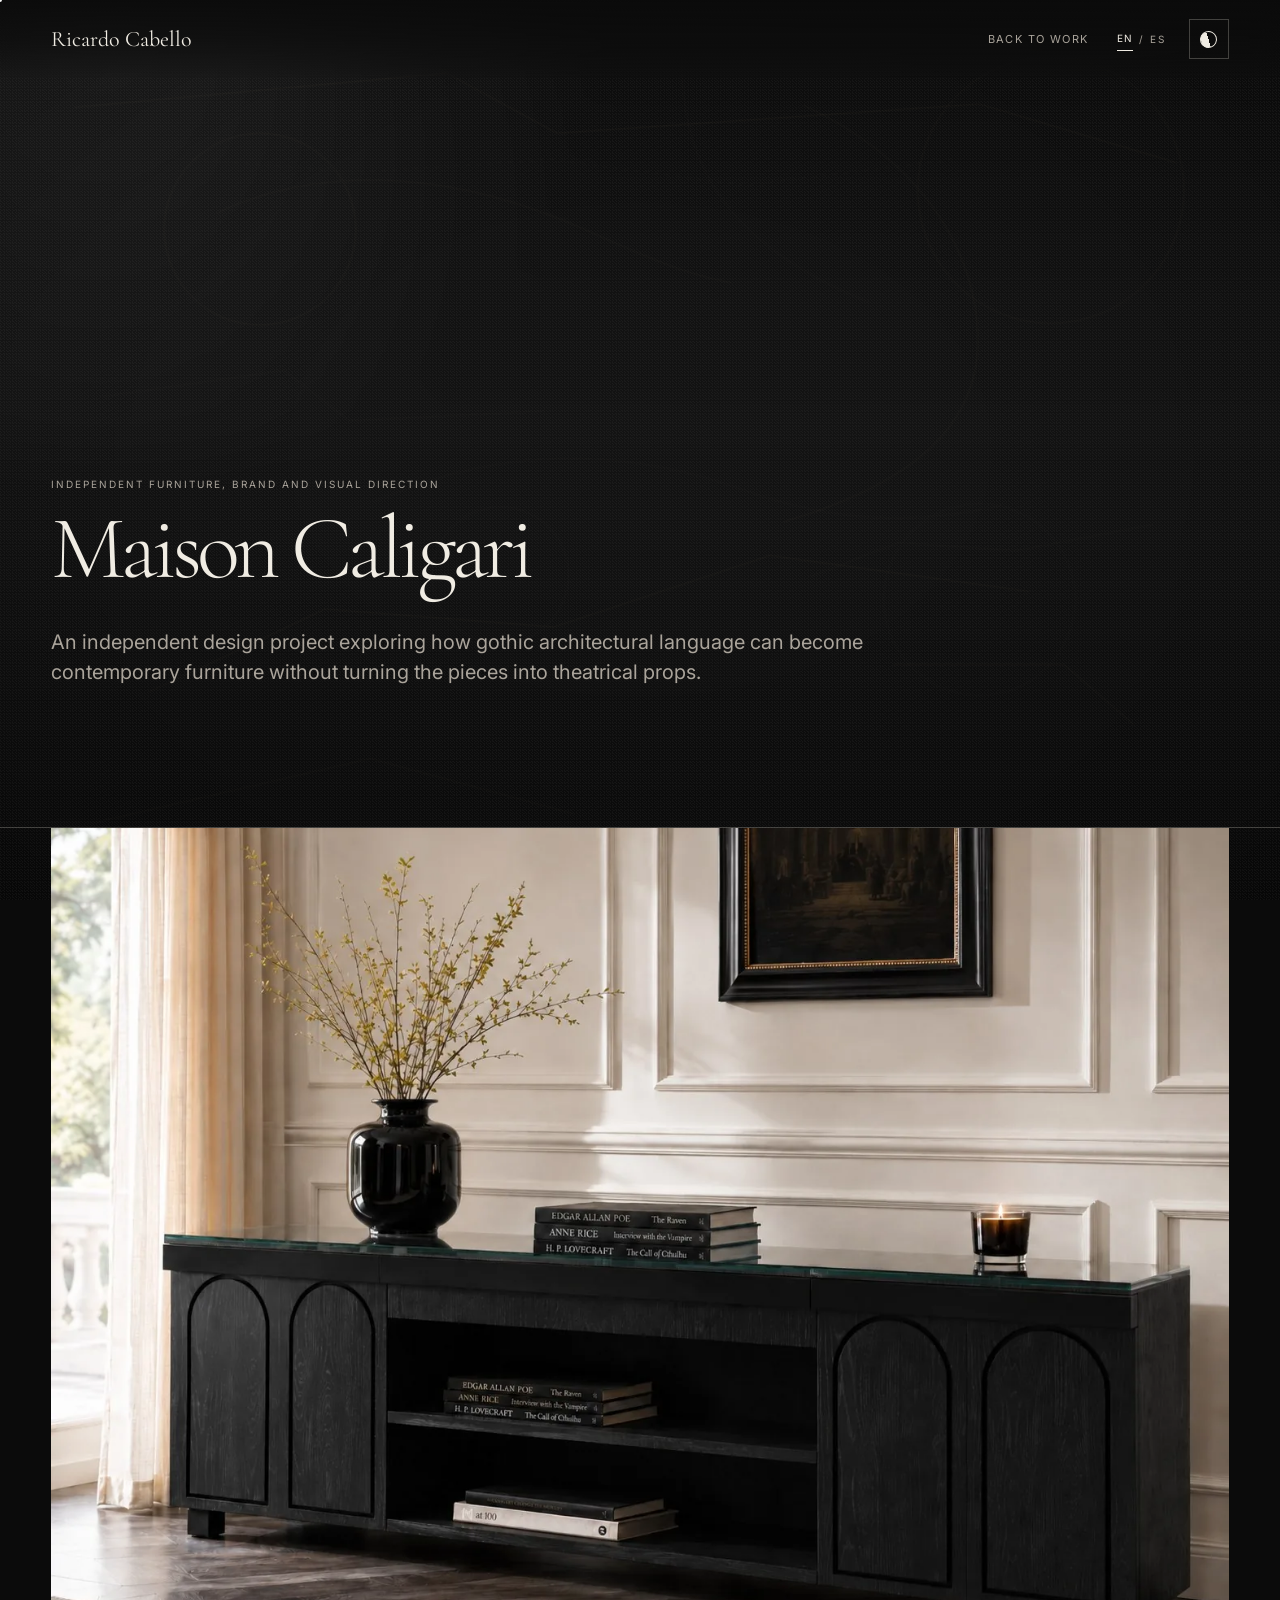
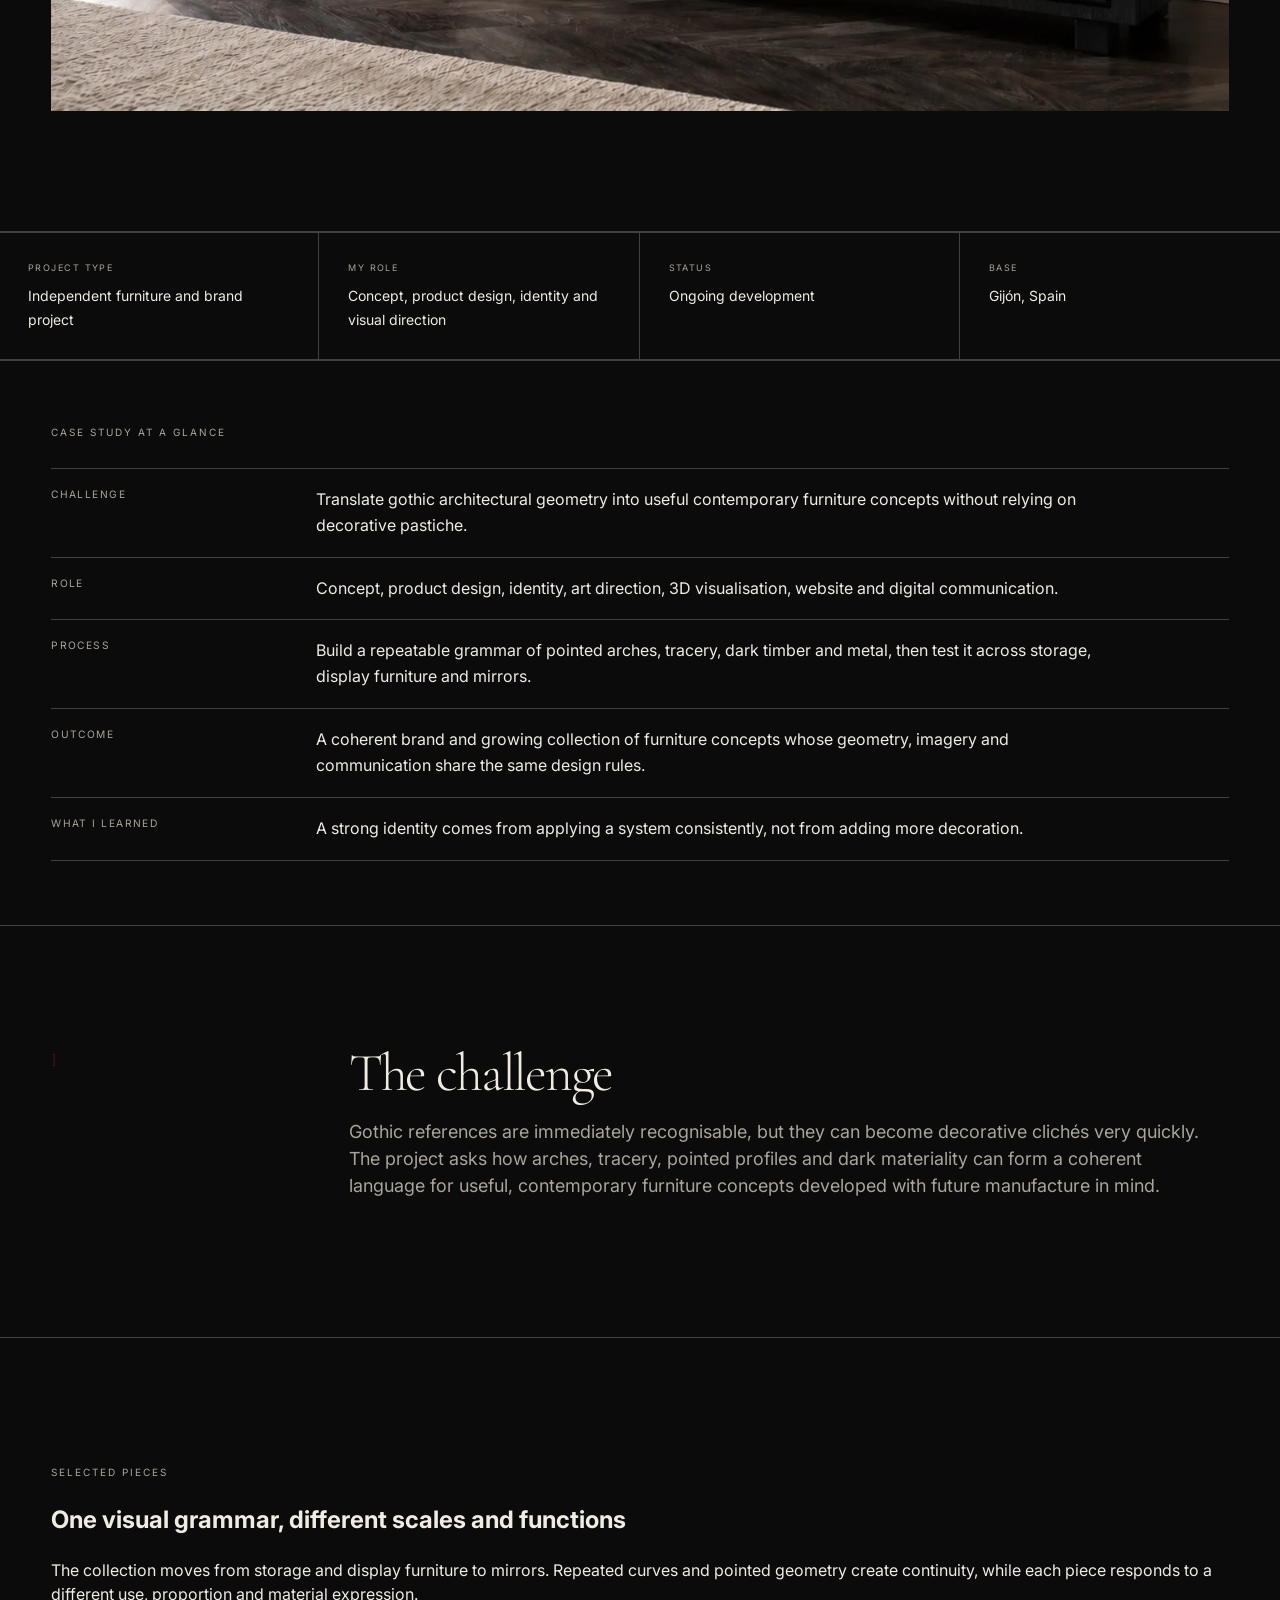
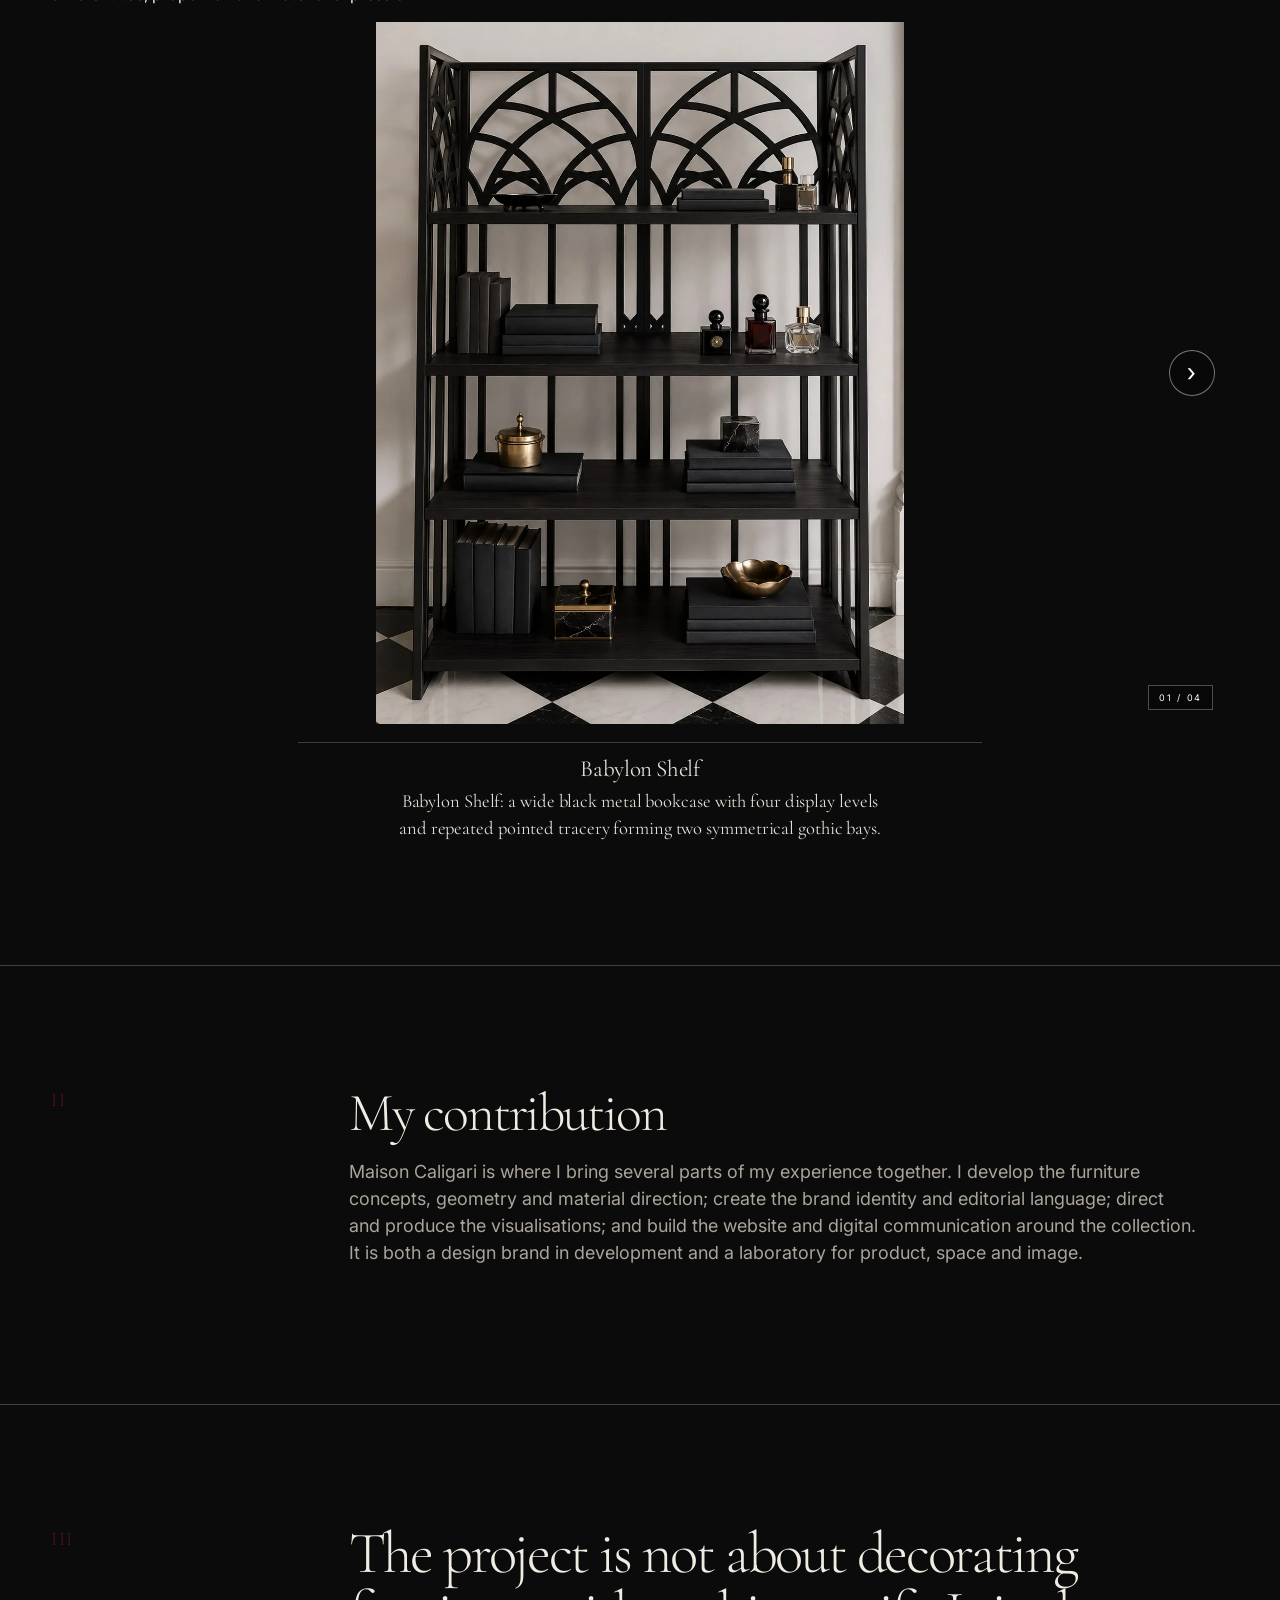
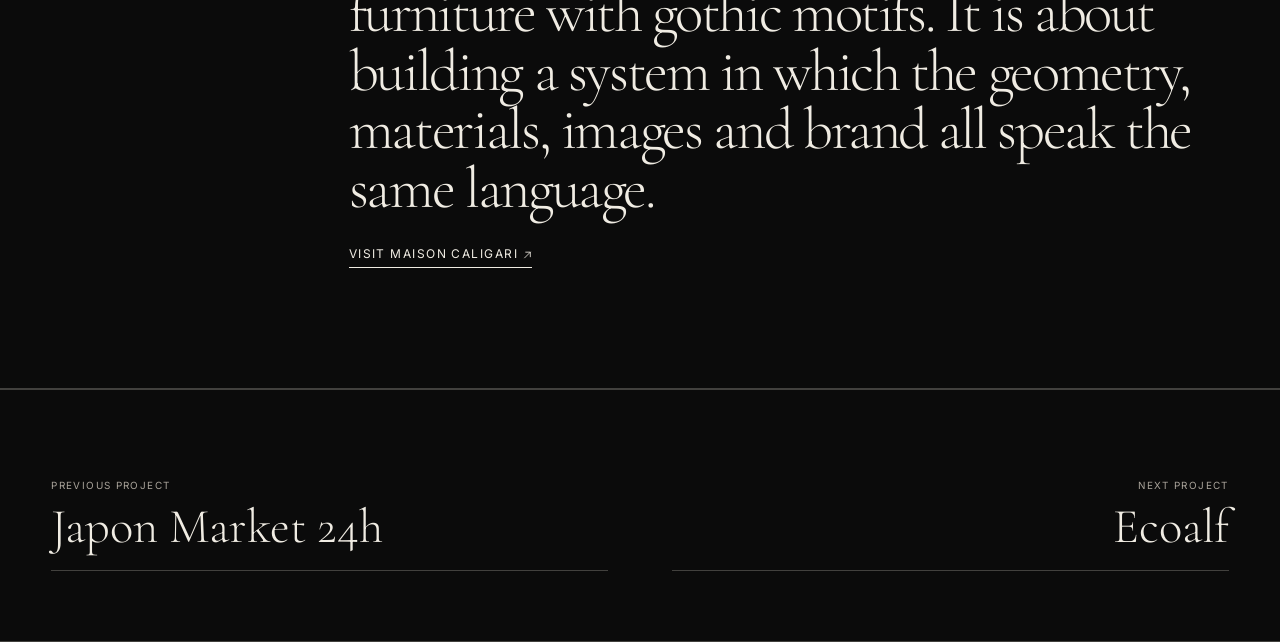
<file: projects/maison-caligari.html>
<!DOCTYPE html>

<html lang="en">
<head>
<meta charset="utf-8"/>
<meta content="width=device-width, initial-scale=1.0" name="viewport"/>
<title>Maison Caligari | Ricardo Cabello</title>
<meta content="Maison Caligari is Ricardo Cabello's independent furniture and design project, combining product design, brand identity, art direction and 3D visualisation." name="description"/>
<meta content="dark light" name="color-scheme"/>
<link href="https://fonts.googleapis.com" rel="preconnect"/>
<link crossorigin="" href="https://fonts.gstatic.com" rel="preconnect"/>
<link href="https://fonts.googleapis.com/css2?family=Cormorant+Garamond:wght@300;400&amp;family=Inter:wght@300;400;500&amp;display=swap" rel="stylesheet"/>
<link href="../css/main.css?v=20260723-final-hero-balance-v1" rel="stylesheet"/>
<noscript><style>.page-loader{display:none!important}</style></noscript>
<link href="https://www.rcabello.com/projects/maison-caligari.html" rel="canonical"/><link href="../favicon.svg" rel="icon" type="image/svg+xml"/><link href="../images/ricardo-cabello-og.jpg" rel="apple-touch-icon"/><meta content="website" property="og:type"/><meta content="Maison Caligari | Ricardo Cabello" property="og:title"/><meta content="Maison Caligari is Ricardo Cabello's independent furniture and design project, combining product design, brand identity, art direction and 3D visualisation." property="og:description"/><meta content="https://www.rcabello.com/projects/maison-caligari.html" property="og:url"/><meta content="https://www.rcabello.com/images/ricardo-cabello-og.jpg" property="og:image"/><meta content="summary_large_image" name="twitter:card"/><meta content="Maison Caligari | Ricardo Cabello" name="twitter:title"/><meta content="Maison Caligari is Ricardo Cabello's independent furniture and design project, combining product design, brand identity, art direction and 3D visualisation." name="twitter:description"/><meta content="https://www.rcabello.com/images/ricardo-cabello-og.jpg" name="twitter:image"/></head>
<body class="theme-dark project-maison-caligari" data-page="project">
<div aria-hidden="true" class="ambient-background">
<div class="ambient-gradient ambient-gradient-a"></div>
<div class="ambient-gradient ambient-gradient-b"></div>
<div class="ambient-gradient ambient-gradient-c"></div>
<div class="ambient-vignette"></div>
<div class="ambient-grain"></div>
</div>
<div class="page-loader"><span class="roman">I</span></div>
<div aria-hidden="true" class="cursor-dot"></div><div aria-hidden="true" class="cursor-ring"></div>
<header class="site-header"><a class="wordmark project-link" href="../index.html">Ricardo Cabello</a><nav><a class="project-link" data-i18n="backWork" href="../index.html#work">Back to work</a><div class="language-switcher"><button class="language-button active" data-language="en" type="button">EN</button><span>/</span><button class="language-button" data-language="es" type="button">ES</button></div><button aria-label="Switch colour mode" class="theme-toggle" data-i18n-aria="themeToggle" type="button"><span aria-hidden="true" class="theme-icon"></span></button></nav></header>
<main>
<section class="project-hero section-shell"><span class="eyebrow" data-i18n="projectEyebrow">Independent furniture, brand and visual direction</span><h1 data-i18n="projectTitle">Maison Caligari</h1><p data-i18n="projectIntro">An independent design project exploring how gothic architectural language can become contemporary furniture without turning the pieces into theatrical props.</p></section>
<section class="hero-render protected-media"><img alt="Maison Caligari Cabinet Oraculus" decoding="async" draggable="false" fetchpriority="high" height="1086" src="../images/maison-caligari/cabinet-oraculus.webp" width="1448"/></section>
<section class="project-meta section-shell"><div><span data-i18n="metaTypeLabel">Project type</span><strong data-i18n="metaType">Independent furniture and brand project</strong></div><div><span data-i18n="metaRoleLabel">My role</span><strong data-i18n="metaRole">Concept, product design, identity and visual direction</strong></div><div><span data-i18n="metaStatusLabel">Status</span><strong data-i18n="metaStatus">Ongoing development</strong></div><div><span data-i18n="metaLocationLabel">Base</span><strong data-i18n="metaLocation">Gijón, Spain</strong></div></section><section class="case-summary section-shell"><span class="eyebrow" data-i18n="caseAtGlance">Case study at a glance</span><dl><div><dt data-i18n="caseChallengeLabel">Challenge</dt><dd data-i18n="caseChallenge">Translate gothic architectural geometry into useful contemporary furniture concepts without relying on decorative pastiche.</dd></div><div><dt data-i18n="caseRoleLabel">Role</dt><dd data-i18n="caseRole">Concept, product design, identity, art direction, 3D visualisation, website and digital communication.</dd></div><div><dt data-i18n="caseProcessLabel">Process</dt><dd data-i18n="caseProcess">Build a repeatable grammar of pointed arches, tracery, dark timber and metal, then test it across storage, display furniture and mirrors.</dd></div><div><dt data-i18n="caseOutcomeLabel">Outcome</dt><dd data-i18n="caseOutcome">A coherent brand and growing collection of furniture concepts whose geometry, imagery and communication share the same design rules.</dd></div><div><dt data-i18n="caseLessonLabel">What I learned</dt><dd data-i18n="caseLesson">A strong identity comes from applying a system consistently, not from adding more decoration.</dd></div></dl></section>
<section class="project-text section-shell"><span class="roman">I</span><div><h2 data-i18n="challengeTitle">The challenge</h2><p data-i18n="challenge">Gothic references are immediately recognisable, but they can become decorative clichés very quickly. The project asks how arches, tracery, pointed profiles and dark materiality can form a coherent language for useful, contemporary furniture concepts developed with future manufacture in mind.</p></div></section>
<section class="collection section-shell"><div class="collection-header"><span class="eyebrow" data-i18n="collectionLabel">Selected pieces</span><h2 data-i18n="collectionTitle">One visual grammar, different scales and functions</h2><p data-i18n="collectionText">The collection moves from storage and display furniture to mirrors. Repeated curves and pointed geometry create continuity, while each piece responds to a different use, proportion and material expression.</p></div><div class="photo-grid unified-carousel-source"><figure><img alt="Maison Caligari Babylon Shelf" class="protected-media" data-caption-en="Babylon Shelf: a wide black metal bookcase with four display levels and repeated pointed tracery forming two symmetrical gothic bays." data-caption-es="Estantería Babylon: una librería ancha de metal negro con cuatro niveles expositivos y tracerías apuntadas repetidas que forman dos cuerpos góticos simétricos." data-caption-title-en="Babylon Shelf" data-caption-title-es="Estantería Babylon" decoding="async" draggable="false" height="1370" loading="lazy" src="../images/maison-caligari/babylon-shelf.webp" width="1032"/><figcaption class="maison-piece-caption"><strong data-i18n="captionBabylonTitle">Babylon Shelf</strong><span data-i18n="captionBabylon">Babylon Shelf: a wide black metal bookcase with four display levels and repeated pointed tracery forming two symmetrical gothic bays.</span></figcaption></figure><figure><img alt="Maison Caligari Ghoul shelf" class="protected-media" data-caption-en="Ghoul on the Shelf: a tall narrow black cabinet combining open display niches, a central shelf and two pointed-arch doors at the base." data-caption-es="Ghoul on the Shelf: un mueble alto y estrecho de acabado negro que combina nichos expositivos abiertos, una balda central y dos puertas de arco apuntado en la base." data-caption-title-en="Ghoul on the Shelf" data-caption-title-es="Ghoul on the Shelf" decoding="async" draggable="false" height="1402" loading="lazy" src="../images/maison-caligari/ghoul-shelf.webp" width="1122"/><figcaption class="maison-piece-caption"><strong data-i18n="captionGhoulTitle">Ghoul on the Shelf</strong><span data-i18n="captionGhoul">Ghoul on the Shelf: a tall narrow black cabinet combining open display niches, a central shelf and two pointed-arch doors at the base.</span></figcaption></figure><figure><img alt="Maison Caligari black gothic mirror" class="protected-media" data-caption-en="Mirror Your True Form in black metal: a full-length mirror with an elongated pointed arch and intersecting tracery set within a slim floor-standing frame." data-caption-es="Mirror Your True Form en metal negro: espejo de cuerpo entero con arco apuntado alargado y tracerías entrecruzadas dentro de un marco esbelto apoyado en el suelo." data-caption-title-en="Mirror Your True Form · Black metal" data-caption-title-es="Mirror Your True Form · Metal negro" decoding="async" draggable="false" height="1402" loading="lazy" src="../images/maison-caligari/mirror-black.webp" width="1122"/><figcaption class="maison-piece-caption"><strong data-i18n="captionMirrorBlackTitle">Mirror Your True Form · Black metal</strong><span data-i18n="captionMirrorBlack">Mirror Your True Form in black metal: a full-length mirror with an elongated pointed arch and intersecting tracery set within a slim floor-standing frame.</span></figcaption></figure><figure><img alt="Maison Caligari brass gothic mirror" class="protected-media" data-caption-en="Mirror Your True Form in aged brass: the same full-length gothic geometry rendered in a warm metallic finish within a dark, refined interior." data-caption-es="Mirror Your True Form en latón envejecido: la misma geometría gótica de cuerpo entero interpretada en un acabado metálico cálido dentro de un interior oscuro y refinado." data-caption-title-en="Mirror Your True Form · Aged brass" data-caption-title-es="Mirror Your True Form · Latón envejecido" decoding="async" draggable="false" height="1225" loading="lazy" src="../images/maison-caligari/mirror-brass.webp" width="1284"/><figcaption class="maison-piece-caption"><strong data-i18n="captionMirrorBrassTitle">Mirror Your True Form · Aged brass</strong><span data-i18n="captionMirrorBrass">Mirror Your True Form in aged brass: the same full-length gothic geometry rendered in a warm metallic finish within a dark, refined interior.</span></figcaption></figure></div></section>
<section class="project-text section-shell"><span class="roman">II</span><div><h2 data-i18n="contributionTitle">My contribution</h2><p data-i18n="contribution">Maison Caligari is where I bring several parts of my experience together. I develop the furniture concepts, geometry and material direction; create the brand identity and editorial language; direct and produce the visualisations; and build the website and digital communication around the collection. It is both a design brand in development and a laboratory for product, space and image.</p></div></section>
<section class="project-outro section-shell"><span class="roman">III</span><div><blockquote data-i18n="outro">The project is not about decorating furniture with gothic motifs. It is about building a system in which the geometry, materials, images and brand all speak the same language.</blockquote><a class="external-link" data-i18n="visitWebsite" href="https://www.maisoncaligari.com/" rel="noopener" target="_blank">Visit Maison Caligari</a></div></section>
<nav aria-label="Project navigation" class="case-navigation section-shell"><a class="project-link case-nav-link case-nav-prev" href="japon-market.html"><span data-i18n="previousProject">Previous project</span><strong>Japon Market 24h</strong></a><a class="project-link case-nav-link case-nav-next" href="ecoalf.html"><span data-i18n="nextProject">Next project</span><strong>Ecoalf</strong></a></nav></main>
<script>window.pageTranslations={"en":{"backWork":"Back to work","projectEyebrow":"Independent furniture, brand and visual direction","projectTitle":"Maison Caligari","projectIntro":"An independent design project exploring how gothic architectural language can become contemporary furniture without turning the pieces into theatrical props.","metaTypeLabel":"Project type","metaType":"Independent furniture and brand project","metaRoleLabel":"My role","metaRole":"Concept, product design, identity and visual direction","metaStatusLabel":"Status","metaStatus":"Ongoing development","metaLocationLabel":"Base","metaLocation":"Gijón, Spain","challengeTitle":"The challenge","challenge":"Gothic references are immediately recognisable, but they can become decorative clichés very quickly. The project asks how arches, tracery, pointed profiles and dark materiality can form a coherent language for useful, contemporary furniture concepts developed with future manufacture in mind.","collectionLabel":"Selected pieces","collectionTitle":"One visual grammar, different scales and functions","collectionText":"The collection moves from storage and display furniture to mirrors. Repeated curves and pointed geometry create continuity, while each piece responds to a different use, proportion and material expression.","captionBabylonTitle":"Babylon Shelf","captionBabylon":"Babylon Shelf: a wide black metal bookcase with four display levels and repeated pointed tracery forming two symmetrical gothic bays.","captionGhoulTitle":"Ghoul on the Shelf","captionGhoul":"Ghoul on the Shelf: a tall narrow black cabinet combining open display niches, a central shelf and two pointed-arch doors at the base.","captionMirrorBlackTitle":"Mirror Your True Form · Black metal","captionMirrorBlack":"Mirror Your True Form in black metal: a full-length mirror with an elongated pointed arch and intersecting tracery set within a slim floor-standing frame.","captionMirrorBrassTitle":"Mirror Your True Form · Aged brass","captionMirrorBrass":"Mirror Your True Form in aged brass: the same full-length gothic geometry rendered in a warm metallic finish within a dark, refined interior.","contributionTitle":"My contribution","contribution":"Maison Caligari is where I bring several parts of my experience together. I develop the furniture concepts, geometry and material direction; create the brand identity and editorial language; direct and produce the visualisations; and build the website and digital communication around the collection. It is both a design brand in development and a laboratory for product, space and image.","outro":"The project is not about decorating furniture with gothic motifs. It is about building a system in which the geometry, materials, images and brand all speak the same language.","visitWebsite":"Visit Maison Caligari","pageTitle":"Maison Caligari | Ricardo Cabello","pageDescription":"Maison Caligari is Ricardo Cabello's independent furniture and design project, combining product design, brand identity, art direction and 3D visualisation.","caseAtGlance":"Case study at a glance","caseChallengeLabel":"Challenge","caseRoleLabel":"Role","caseProcessLabel":"Process","caseOutcomeLabel":"Outcome","caseLessonLabel":"What I learned","previousProject":"Previous project","nextProject":"Next project","caseChallenge":"Translate gothic architectural geometry into useful contemporary furniture concepts without relying on decorative pastiche.","caseRole":"Concept, product design, identity, art direction, 3D visualisation, website and digital communication.","caseProcess":"Build a repeatable grammar of pointed arches, tracery, dark timber and metal, then test it across storage, display furniture and mirrors.","caseOutcome":"A coherent brand and growing collection of furniture concepts whose geometry, imagery and communication share the same design rules.","caseLesson":"A strong identity comes from applying a system consistently, not from adding more decoration."},"es":{"backWork":"Volver a proyectos","projectEyebrow":"Proyecto independiente de mobiliario, marca y dirección visual","projectTitle":"Maison Caligari","projectIntro":"Un proyecto de diseño independiente que explora cómo el lenguaje de la arquitectura gótica puede convertirse en mobiliario contemporáneo, sin hacer que las piezas parezcan decorados teatrales.","metaTypeLabel":"Tipo de proyecto","metaType":"Proyecto independiente de mobiliario y marca","metaRoleLabel":"Mi función","metaRole":"Concepto, diseño de producto, identidad y dirección visual","metaStatusLabel":"Estado","metaStatus":"En desarrollo","metaLocationLabel":"Base","metaLocation":"Gijón, España","challengeTitle":"El reto","challenge":"Las referencias góticas se reconocen de inmediato, pero también pueden convertirse rápidamente en un cliché decorativo. El proyecto estudia cómo arcos, tracerías, perfiles apuntados y materiales oscuros pueden formar un lenguaje coherente para conceptos de mobiliario útiles, contemporáneos y planteados con una futura fabricación en mente.","collectionLabel":"Piezas seleccionadas","collectionTitle":"Una misma gramática visual en distintas escalas y funciones","collectionText":"La colección pasa del almacenaje y la exposición a los espejos. Las curvas repetidas y la geometría apuntada crean continuidad, mientras cada pieza responde a un uso, una proporción y una expresión material diferentes.","captionBabylonTitle":"Estantería Babylon","captionBabylon":"Estantería Babylon: una librería ancha de metal negro con cuatro niveles expositivos y tracerías apuntadas repetidas que forman dos cuerpos góticos simétricos.","captionGhoulTitle":"Ghoul on the Shelf","captionGhoul":"Ghoul on the Shelf: un mueble alto y estrecho de acabado negro que combina nichos expositivos abiertos, una balda central y dos puertas de arco apuntado en la base.","captionMirrorBlackTitle":"Mirror Your True Form · Metal negro","captionMirrorBlack":"Mirror Your True Form en metal negro: espejo de cuerpo entero con arco apuntado alargado y tracerías entrecruzadas dentro de un marco esbelto apoyado en el suelo.","captionMirrorBrassTitle":"Mirror Your True Form · Latón envejecido","captionMirrorBrass":"Mirror Your True Form en latón envejecido: la misma geometría gótica de cuerpo entero interpretada en un acabado metálico cálido dentro de un interior oscuro y refinado.","contributionTitle":"Mi aportación","contribution":"Maison Caligari es el espacio donde reúno varias partes de mi experiencia. Desarrollo los conceptos de mobiliario, la geometría y la dirección de materiales; creo la identidad y el lenguaje editorial de la marca; dirijo y produzco las visualizaciones; y construyo la web y la comunicación digital de la colección. Es una marca de diseño en desarrollo y, al mismo tiempo, un laboratorio de producto, espacio e imagen.","outro":"El proyecto no consiste en decorar muebles con motivos góticos. Consiste en construir un sistema en el que la geometría, los materiales, las imágenes y la marca hablen el mismo idioma.","visitWebsite":"Visitar Maison Caligari","pageTitle":"Maison Caligari | Ricardo Cabello","pageDescription":"Maison Caligari es el proyecto independiente de mobiliario y diseño de Ricardo Cabello, que reúne diseño de producto, identidad de marca, dirección artística y visualización 3D.","caseAtGlance":"El proyecto de un vistazo","caseChallengeLabel":"Reto","caseRoleLabel":"Mi función","caseProcessLabel":"Proceso","caseOutcomeLabel":"Resultado","caseLessonLabel":"Aprendizaje","previousProject":"Proyecto anterior","nextProject":"Proyecto siguiente","caseChallenge":"Traducir geometrías de la arquitectura gótica a conceptos de mobiliario contemporáneo útiles, sin depender del pastiche decorativo.","caseRole":"Concepto, diseño de producto, identidad, dirección artística, visualización 3D, web y comunicación digital.","caseProcess":"Construir una gramática repetible de arcos apuntados, tracerías, madera oscura y metal, y probarla en almacenaje, exposición y espejos.","caseOutcome":"Una marca coherente y una colección creciente de conceptos de mobiliario cuya geometría, imágenes y comunicación comparten las mismas reglas de diseño.","caseLesson":"Una identidad sólida nace de un sistema aplicado con constancia, no de añadir más decoración."}};</script>
<script src="../js/app.js?v=20260727-honest-copy-v1"></script>
</body></html>
</file>
<file: css/main.css>
/* Ricardo Cabello portfolio · clean consolidated stylesheet */
*{box-sizing:border-box}
html{scroll-behavior:smooth;scroll-padding-top:88px}
body{margin:0;color:var(--ink);background:#0b0b0b;font-family:Inter,Arial,sans-serif;line-height:1.5;overflow-x:hidden;transition:color .5s ease}
a{color:inherit;text-decoration:none}
.protected-media{-webkit-user-select:none;user-select:none;-webkit-touch-callout:none}
.full-image img,.protected-media img{-webkit-user-drag:none;user-drag:none;pointer-events:none}
.eyebrow{color:var(--muted);font-size:10px;text-transform:uppercase;letter-spacing:.2em}
.site-header{position:fixed;inset:0 0 auto;z-index:100;height:78px;padding:0 var(--pad);display:flex;align-items:center;justify-content:space-between;background:linear-gradient(to bottom,rgba(11,11,11,.95),rgba(11,11,11,.62),transparent);backdrop-filter:blur(14px)}
.theme-light .site-header{background:linear-gradient(to bottom,rgba(238,233,223,.96),rgba(238,233,223,.72),transparent)}
.wordmark{font-family:"Cormorant Garamond",Georgia,serif;font-size:22px}
.site-header nav{display:flex;gap:24px;align-items:center}
.site-header nav a{font-size:11px;text-transform:uppercase;letter-spacing:.13em;color:var(--muted)}
.hero{min-height:100vh;display:grid;grid-template-columns:1.25fr .75fr;align-items:end;gap:48px;padding-top:160px}
.hero h1{font-family:"Cormorant Garamond",Georgia,serif;font-weight:300;letter-spacing:-.055em;line-height:.92;margin:18px 0 0;font-size:clamp(58px,8.4vw,142px)}
.hero-copy p{font-size:clamp(18px,1.5vw,23px);color:#d4cec4;max-width:520px;margin:22px 0 0}
.theme-light .hero-copy p{color:var(--paper-muted)}
.hero-portrait{width:100%;height:100%;max-width:400px;object-fit:cover;object-position:top;filter:grayscale(1) contrast(1.05);border:1px solid var(--line);justify-self:end;display:block}
.theme-light .hero-portrait{filter:grayscale(1) contrast(1.05)}
.text-link{display:inline-block;margin-top:28px;padding-bottom:6px;border-bottom:1px solid var(--ink);font-size:11px;text-transform:uppercase;letter-spacing:.13em}
.statement{display:grid;grid-template-columns:100px 1fr;gap:30px}
.statement blockquote{margin:0;max-width:1200px;font-family:"Cormorant Garamond",Georgia,serif;font-size:clamp(42px,6vw,88px);line-height:1;letter-spacing:-.045em;font-weight:300}
.section-title{display:grid;grid-template-columns:80px 1fr;gap:30px;margin-bottom:72px}
.section-title h2{font-family:"Cormorant Garamond",Georgia,serif;font-weight:300;letter-spacing:-.055em;line-height:.92;margin:18px 0 0;font-size:clamp(46px,6vw,90px)}
.featured-project{display:grid;grid-template-columns:1.3fr .7fr;gap:46px;padding:64px 0;border-top:1px solid var(--line)}
.featured-project.reverse .full-image{order:2}
.featured-project.reverse .project-copy{order:1}
.full-image{-webkit-user-select:none;user-select:none;-webkit-touch-callout:none;min-height:74vh;background:linear-gradient(135deg,rgba(255,255,255,.04),transparent 40%),
    var(--image),
    linear-gradient(135deg,#1a1a1a,#0b0b0b 65%,#202020);background-size:cover;background-position:center;position:relative;overflow:hidden}
.full-image::after{content:"";position:absolute;inset:0;background:linear-gradient(115deg,transparent 0 46%,rgba(255,255,255,.06) 52%,transparent 60%);transform:translateX(-28%);transition:transform 1.2s cubic-bezier(.2,.8,.2,1)}
.full-image:hover::after{transform:translateX(28%)}
.image-placeholder{position:absolute;left:22px;bottom:18px;font-size:9px;letter-spacing:.16em;text-transform:uppercase;color:var(--muted)}
.project-copy{min-height:74vh;display:flex;flex-direction:column;justify-content:flex-end}
.project-copy h3{margin:14px 0 24px;font-family:"Cormorant Garamond",Georgia,serif;font-size:clamp(38px,4.5vw,70px);font-weight:300;line-height:.98;letter-spacing:-.045em}
.project-copy p{color:var(--muted);font-size:17px}
.story-intro p,.journal-intro p{max-width:980px;font-family:"Cormorant Garamond",Georgia,serif;font-size:clamp(34px,4.5vw,66px);line-height:1.02;letter-spacing:-.04em;font-weight:300}
.story-grid{display:grid;grid-template-columns:repeat(2,1fr);border-top:1px solid var(--line);border-left:1px solid var(--line)}
.story-card{min-height:360px;padding:28px;border-right:1px solid var(--line);border-bottom:1px solid var(--line)}
.story-card h3{margin:68px 0 16px;font-family:"Cormorant Garamond",Georgia,serif;font-size:clamp(30px,3.5vw,52px);line-height:1;letter-spacing:-.035em;font-weight:300}
.story-card p{color:var(--muted)}
.journal-thumb{width:52px;height:52px;flex-shrink:0;border-radius:2px;background-size:cover;background-position:center;background-repeat:no-repeat;display:block}
.journal-row>span:last-child{font-size:10px;text-transform:uppercase;letter-spacing:.12em;color:var(--muted)}
.contact{min-height:78vh;display:flex;flex-direction:column;justify-content:space-between}
.contact h2{font-family:"Cormorant Garamond",Georgia,serif;font-weight:300;letter-spacing:-.055em;line-height:.92;margin:18px 0 0;font-size:clamp(54px,8vw,126px);max-width:1250px}
.contact-links{display:flex;gap:22px;flex-wrap:wrap;margin-top:70px}
.construction-lines svg{width:100%;height:100%}
.construction-lines line,.construction-lines path,.construction-lines circle{fill:none;stroke:rgba(235,235,235,.065);stroke-width:.7;vector-effect:non-scaling-stroke}
.theme-light .construction-lines line,.theme-light .construction-lines path,.theme-light .construction-lines circle{stroke:rgba(23,23,23,.07)}
.cursor-dot{position:fixed;top:0;left:0;z-index:1000;pointer-events:none;border-radius:50%;mix-blend-mode:difference;transform:translate(-50%,-50%);width:4px;height:4px;background:#fff}
.cursor-ring{position:fixed;top:0;left:0;z-index:1000;pointer-events:none;border-radius:50%;mix-blend-mode:difference;transform:translate(-50%,-50%);width:30px;height:30px;border:1px solid rgba(255,255,255,.65);transition:width .25s ease,height .25s ease,background .25s ease}
body.cursor-active .cursor-ring{width:48px;height:48px;background:rgba(255,255,255,.08)}
.page-loader{position:fixed;inset:0;z-index:999;background:#0b0b0b;display:grid;place-items:center;transition:transform .9s cubic-bezier(.76,0,.24,1)}
.page-loader.hidden{transform:translateY(-100%)}
.reveal{opacity:0;transform:translateY(34px);transition:opacity 1s ease,transform 1s cubic-bezier(.2,.8,.2,1)}
.reveal.visible{opacity:1;transform:none}
.ambient-background{position:fixed;inset:0;z-index:-3;overflow:hidden;pointer-events:none;background:#0b0b0b;transition:background-color .8s ease}
.ambient-gradient{position:absolute;inset:-16%;opacity:0;will-change:opacity,transform;transition:opacity 2.6s cubic-bezier(.2,.8,.2,1),transform 2.6s cubic-bezier(.2,.8,.2,1);filter:blur(12px)}
.ambient-gradient-a{opacity:.9;background:radial-gradient(circle at 18% 12%,rgba(120,120,120,.18),transparent 29%),
    linear-gradient(180deg,#0b0b0b 0%,#151515 48%,#080808 100%)}
.ambient-gradient-b{background:radial-gradient(circle at 78% 22%,rgba(120,120,120,.18),transparent 31%),
    radial-gradient(circle at 22% 74%,rgba(70,70,70,.10),transparent 26%)}
.ambient-gradient-c{background:radial-gradient(circle at 48% 18%,rgba(145,145,145,.11),transparent 34%),
    linear-gradient(145deg,transparent 0 42%,rgba(255,255,255,.025) 50%,transparent 58%)}
body.bg-ecoalf .ambient-gradient-b{opacity:.92;transform:translate3d(-1.2%,.8%,0) scale(1.02)}
body.bg-ikks .ambient-gradient-c{opacity:.88;transform:translate3d(1.1%,-.7%,0) scale(1.025)}
body.bg-story .ambient-gradient-b{opacity:.68;transform:translate3d(.7%,-1%,0) scale(1.03)}
body.bg-story .ambient-gradient-c{opacity:.48}
body.bg-journal .ambient-gradient-c{opacity:.72;transform:translate3d(-.8%,.8%,0) scale(1.02)}
body.theme-light .ambient-background{background:#ffffff}
body.theme-light .ambient-gradient-a{background:radial-gradient(circle at 18% 12%,rgba(80,72,62,.05),transparent 29%),
    linear-gradient(180deg,#ffffff 0%,#f7f7f7 48%,#ffffff 100%)}
body.theme-light .ambient-gradient-b,body.theme-light .ambient-gradient-c{opacity:.16}
.ambient-vignette{position:absolute;inset:0;background:radial-gradient(ellipse at center,
      transparent 38%,
      rgba(0,0,0,.10) 68%,
      rgba(0,0,0,.30) 100%);opacity:.72;transition:opacity 2s ease}
body.theme-light .ambient-vignette{background:radial-gradient(ellipse at center,
      transparent 42%,
      rgba(72,62,52,.06) 76%,
      rgba(72,62,52,.14) 100%);opacity:.55}
.ambient-grain{position:absolute;inset:-40%;opacity:.06;background-image:repeating-radial-gradient(circle at 20% 30%,rgba(255,255,255,.65) 0 .45px,transparent .55px 2.1px),
    repeating-radial-gradient(circle at 70% 60%,rgba(255,255,255,.45) 0 .35px,transparent .5px 2.4px);background-size:3px 3px,4px 4px;animation:grainShift .32s steps(2) infinite}
body.theme-light .ambient-grain{opacity:.035;filter:invert(1)}
@keyframes grainShift{
  0%{transform:translate3d(0,0,0)}
  25%{transform:translate3d(-.6%,.4%,0)}
  50%{transform:translate3d(.5%,-.5%,0)}
  75%{transform:translate3d(.3%,.6%,0)}
  100%{transform:translate3d(0,0,0)}
}
.construction-lines .drawing-faint{stroke:rgba(235,235,235,.035);stroke-width:.5}
.construction-lines .drawing-guide{stroke:rgba(235,235,235,.055);stroke-width:.55;stroke-dasharray:3 12}
.construction-lines .drawing-mark{stroke:rgba(235,235,235,.085);stroke-width:.65}
.theme-light .construction-lines .drawing-faint{stroke:rgba(23,23,23,.035)}
.theme-light .construction-lines .drawing-guide{stroke:rgba(23,23,23,.055)}
.theme-light .construction-lines .drawing-mark{stroke:rgba(23,23,23,.075)}
.roman-reveal{display:inline-block;opacity:0;filter:blur(4px);transform:translateY(10px);transition:opacity 1.5s ease,filter 1.5s ease,transform 1.5s cubic-bezier(.2,.8,.2,1)}
.roman-reveal.roman-visible{opacity:1;filter:blur(0);transform:none}
.editorial-hero{grid-template-columns:1.35fr .65fr;align-items:start;padding-bottom:90px}
.hero-copy{max-width:640px;display:flex;flex-direction:column;height:100%}
.hero-copy .text-link{margin-top:auto;padding-top:32px}
.editorial-note p{margin:0;font-family:"Cormorant Garamond",Georgia,serif;font-size:clamp(28px,3.2vw,48px);line-height:1.13;letter-spacing:-.025em;color:var(--muted)}
.note-index{display:flex;flex-direction:column;gap:12px}
.editorial-title{margin-bottom:110px}
.project-caption{display:grid;grid-template-columns:.48fr 1.52fr;gap:44px;padding-top:8px}
.project-caption>div:first-child{display:flex;flex-direction:column;gap:14px}
.project-question{font-family:"Cormorant Garamond",Georgia,serif;font-style:italic;font-size:16px;letter-spacing:-.01em;color:var(--ink);line-height:1.25}
.intro-aphorism{margin:18px 0 0;font-family:"Cormorant Garamond",Georgia,serif;font-style:italic;font-size:clamp(18px,1.6vw,22px)!important;color:var(--ink)!important;letter-spacing:-.01em!important;line-height:1.3!important;font-weight:400!important}
.project-caption p{max-width:680px;color:var(--muted);font-size:17px}
.editorial-observation p{margin:8px 0 0;max-width:700px;font-family:"Cormorant Garamond",Georgia,serif;font-size:clamp(24px,2.8vw,40px);line-height:1.13;color:var(--muted)}
.editorial-statement{min-height:82vh;display:grid;grid-template-columns:100px 1fr;gap:34px;align-items:center;margin:40px 0 150px;padding:80px 0;border-top:1px solid var(--line);border-bottom:1px solid var(--line)}
.story-lead{max-width:980px;margin:0 0 100px auto}
.story-lead p{font-family:"Cormorant Garamond",Georgia,serif;font-size:clamp(34px,4.6vw,68px);line-height:1.02;letter-spacing:-.04em;font-weight:300}
.story-sequence{border-top:1px solid var(--line)}
.story-line p{margin:6px 0 0;color:var(--muted)}
.editorial-journal .journal-intro{max-width:880px;margin:0 0 80px auto}
.mobile-photo{display:none}
.project-map-section{overflow:hidden}
.map-intro{max-width:850px;margin:0 0 70px auto}
.map-intro p{margin:0;font-family:"Cormorant Garamond",Georgia,serif;font-size:clamp(30px,4vw,58px);line-height:1.05;letter-spacing:-.035em;font-weight:300}
.map-frame{position:relative;height:min(72vh,760px);min-height:520px;overflow:hidden;border-top:1px solid var(--line);border-bottom:1px solid var(--line);background:#090909}
#project-map{width:100%;height:100%;background:#090909;filter:saturate(.05) contrast(1.08) brightness(.78)}
.map-caption{position:absolute;z-index:600;left:22px;right:22px;bottom:18px;display:flex;justify-content:space-between;color:rgba(240,236,227,.62);text-transform:uppercase;letter-spacing:.15em;font-size:9px;pointer-events:none}
.leaflet-control-zoom a{background:rgba(12,12,12,.86)!important;color:#f0ece3!important;border-color:rgba(240,236,227,.15)!important}
.leaflet-control-attribution{background:rgba(8,8,8,.66)!important;color:rgba(240,236,227,.48)!important;font-size:8px!important}
.leaflet-control-attribution a{color:rgba(240,236,227,.68)!important}
.project-marker{width:38px;height:38px;border-radius:50% 50% 50% 0;transform:rotate(-45deg);display:grid;place-items:center;background:#111;border:1px solid rgba(240,236,227,.42);box-shadow:0 12px 30px rgba(0,0,0,.48)}
.project-marker span{transform:rotate(45deg);color:#6f1724;font-family:"Cormorant Garamond",Georgia,serif;font-size:16px}
.leaflet-popup-content-wrapper{background:rgba(14,14,14,.96);color:#f0ece3;border:1px solid rgba(240,236,227,.15);border-radius:0;box-shadow:0 24px 70px rgba(0,0,0,.5)}
.leaflet-popup-tip{background:#111}
.leaflet-popup-content{margin:18px 20px;min-width:210px}
.map-popup small{display:block;color:#a9a39a;text-transform:uppercase;letter-spacing:.14em;font-size:9px}
.map-popup h3{margin:8px 0 8px;font-family:"Cormorant Garamond",Georgia,serif;font-size:27px;font-weight:300}
.map-popup p{margin:0;color:#aaa49b;font-size:12px}
.location-index{border-top:1px solid var(--line);margin-top:34px}
.location-row{width:100%;display:grid;grid-template-columns:65px 1fr 1fr auto;gap:24px;align-items:center;padding:22px 0;border:0;border-bottom:1px solid var(--line);background:transparent;color:var(--ink);text-align:left;cursor:pointer;transition:background .35s ease,padding .35s ease}
.location-row:hover{padding-left:14px;padding-right:14px;background:rgba(255,255,255,.022)}
.location-row small{color:var(--muted)}
.location-row strong{font-weight:400;color:var(--muted);font-size:11px;text-transform:uppercase;letter-spacing:.1em}
.stage-button:hover{background:rgba(255,255,255,.035)}
.project-drawer.active .drawer-detail{display:block;flex:1}
.project-drawer.active .drawer-index{display:none}
.drawer-index>.eyebrow{display:block;margin-bottom:-6px}
.drawer-index-hint{margin:0;color:var(--muted);font-size:11px;line-height:1.4;max-width:34ch}
.drawer-list-title{font-size:14px}
.drawer-list-type{font-size:10px;text-transform:uppercase;letter-spacing:.1em;color:var(--muted)}
.drawer-list-row:hover .drawer-list-title,.drawer-list-row.active .drawer-list-title{color:var(--ink)}
.drawer-list-row:hover,.drawer-list-row.active{padding-left:8px;background:rgba(255,255,255,.03)}
.drawer-index::-webkit-scrollbar,.drawer-detail::-webkit-scrollbar{width:5px}
.drawer-index::-webkit-scrollbar-thumb,.drawer-detail::-webkit-scrollbar-thumb{background:rgba(240,236,227,.22)}
.project-drawer h3{margin:16px 0 20px;font-family:"Cormorant Garamond",Georgia,serif;font-size:clamp(36px,3.6vw,58px);line-height:.98;letter-spacing:-.04em;font-weight:300}
.drawer-summary{color:var(--muted);font-size:15px}
.drawer-meta{margin:34px 0;border-top:1px solid var(--line)}
.drawer-meta div{display:grid;grid-template-columns:90px 1fr;gap:16px;padding:13px 0;border-bottom:1px solid var(--line)}
.drawer-meta dt{color:var(--muted);font-size:9px;text-transform:uppercase;letter-spacing:.12em}
.drawer-meta dd{margin:0;font-size:13px}
.drawer-gallery{display:grid;grid-template-columns:1fr 1fr;gap:8px;margin:22px 0 6px}
.drawer-gallery:empty{display:none;margin:0}
.drawer-link{display:none;font-size:11px;letter-spacing:.1em;text-transform:uppercase;color:var(--wine);border-bottom:1px solid currentColor;padding-bottom:2px;margin:0 0 22px}
.drawer-link.visible{display:inline-block}
.drawer-image img{-webkit-user-drag:none;user-drag:none;pointer-events:none;width:100%;height:100%;object-fit:cover;display:block}
.drawer-image:hover{transform:scale(1.04)}
.image-lightbox{position:fixed;inset:0;z-index:2000;background:rgba(6,6,6,.92);display:flex;align-items:center;justify-content:center;padding:5vh 5vw;opacity:0;pointer-events:none;transition:opacity .25s ease}
.image-lightbox.active{opacity:1;pointer-events:auto}
.image-lightbox img{max-width:90vw;max-height:90vh;object-fit:contain;box-shadow:0 40px 100px rgba(0,0,0,.5)}
.image-lightbox-close{position:absolute;top:24px;right:32px;width:44px;height:44px;border-radius:50%;border:1px solid rgba(240,236,227,.35);background:rgba(255,255,255,.06);color:#f0ece3;font-size:22px;line-height:1;cursor:pointer}
.image-lightbox-close:hover{background:rgba(255,255,255,.14)}
.theme-light .drawer-image{background:#e4e4e4;color:rgba(23,23,23,.4)}
.drawer-note{color:var(--muted);font-size:11px;margin-top:14px}
.project-index-head{display:grid;grid-template-columns:.75fr 1.45fr .65fr .7fr;gap:24px;align-items:center;padding:0 0 14px;color:var(--muted);font-size:9px;text-transform:uppercase;letter-spacing:.13em}
.project-group header{display:grid;grid-template-columns:70px 1fr auto;gap:24px;align-items:center;padding:28px 0}
.project-group header h3{margin:3px 0 0;font-family:"Cormorant Garamond",Georgia,serif;font-size:34px;font-weight:300}
.project-group header small{color:var(--muted);text-transform:uppercase;letter-spacing:.12em;font-size:9px}
.special-row{background:linear-gradient(90deg,rgba(111,23,36,.08),transparent 60%)}
.project-group.hidden{display:none}
.project-group{border-top:1px solid var(--line);display:none;overflow:hidden;grid-column:1/-1}
.stage-chevron{position:absolute;top:20px;right:20px;font-size:20px;color:var(--muted);font-weight:300;transition:transform .3s ease}
.stage-button.active .stage-chevron{transform:rotate(45deg);color:var(--wine)}
.built-work-summary div{min-height:150px;padding:24px;border-right:1px solid var(--line);border-bottom:1px solid var(--line);display:flex;flex-direction:column;justify-content:space-between}
.built-work-summary strong{font-family:"Cormorant Garamond",Georgia,serif;font-size:64px;font-weight:300;color:var(--wine)}
.built-work-summary span{color:var(--muted);font-size:12px}
.language-switcher{display:flex;align-items:center;gap:6px;margin-left:4px;color:var(--muted);font-size:10px;letter-spacing:.12em}
.language-button.active{color:var(--ink);border-bottom:1px solid var(--ink)}
button{font:inherit;appearance:none;-webkit-appearance:none;border-radius:0}
.language-button{border:0;background:transparent;color:var(--muted);padding:4px 0;cursor:pointer;font-size:10px;letter-spacing:.12em;font-family:inherit}
.map-loading{position:absolute;inset:0;display:grid;place-items:center;color:var(--muted);font-size:11px;text-transform:uppercase;letter-spacing:.14em;background:#0b0b0b}
.leaflet-container .map-loading{display:none}
.offline-atlas{position:relative;width:100%;height:100%;min-height:680px;background:#090909;overflow:hidden;isolation:isolate}
.atlas-main-map.is-zoomed{cursor:grab}
.atlas-main-map:active{cursor:grabbing}
.atlas-zoom-layer{position:absolute;inset:0;width:100%;height:100%;transform-origin:0 0}
.atlas-zoom-layer img{width:100%;height:100%;object-fit:cover;display:block;pointer-events:none;filter:contrast(1.08) brightness(.88)}
.atlas-zoom-reset{font-size:12px}
.theme-light .atlas-zoom-btn{background:rgba(255,255,255,.92);color:var(--paper-ink);border-color:rgba(23,23,23,.28)}
.atlas-inset-map{position:absolute;left:20px;top:20px;width:min(22%,280px);aspect-ratio:1.15;border:1px solid rgba(240,236,227,.2);box-shadow:0 24px 70px rgba(0,0,0,.48);z-index:20;background:#0b0b0b}
.atlas-inset-map .atlas-region-label{right:10px;bottom:8px}
.map-vignette{position:absolute;inset:0;pointer-events:none;box-shadow:inset 0 0 110px rgba(0,0,0,.72),
    inset 0 0 32px rgba(0,0,0,.35);z-index:30!important}
.project-row:hover,.project-row.active{background:rgba(255,255,255,.035)!important;padding-left:12px!important;padding-right:12px!important}
.project-row span{background:transparent!important;border:0!important;color:inherit!important;white-space:normal!important}
.project-row span:nth-child(2){color:var(--muted)!important}
.project-row span:nth-child(3),.project-row span:nth-child(4){font-size:10px;text-transform:uppercase;letter-spacing:.09em;color:var(--muted)!important}
.project-index{margin-top:32px;margin-bottom:64px;display:block!important}
.project-groups{display:block!important}
.project-group:not(.open){display:none!important}
.project-group.open{display:block!important;grid-column:1/-1!important}
.story-line h3{margin:0;font-family:"Cormorant Garamond",Georgia,serif;line-height:1;letter-spacing:-.035em;font-size:clamp(1.75rem,3vw,3.5rem);font-weight:300}
.roman{color:var(--wine);font-family:"Cormorant Garamond",Georgia,serif;font-size:19px;letter-spacing:.08em;font-weight:300;opacity:.72}
.practice{padding-top:clamp(6rem,12vw,12rem);padding-bottom:clamp(6rem,11vw,11rem)}
.practice-tools span{font-size:.72rem;letter-spacing:.16em;text-transform:uppercase;opacity:.62}
.practice-tools p{margin:0;line-height:1.8}
.atlas-search-wrap label{display:block;font-size:.68rem;letter-spacing:.14em;text-transform:uppercase;opacity:.62;margin-bottom:.55rem}
.atlas-search-wrap input{width:100%;background:transparent;color:inherit;border:0;border-bottom:1px solid currentColor;padding:.6rem 0;font:inherit;outline-offset:5px}
.atlas-filter-group{display:flex;flex-wrap:wrap;gap:.5rem}
.atlas-filter{border:1px solid var(--soft-border);background:transparent;color:inherit;padding:.62rem .85rem;border-radius:999px;font-size:.74rem;transition:.2s ease}
.atlas-filter:hover,.atlas-filter.active{background:var(--ink);color:var(--bg)}
.theme-light .atlas-filter:hover,.theme-light .atlas-filter.active{color:#fff;background:#151515}
.atlas-result-count span{font-size:.68rem;letter-spacing:.1em;text-transform:uppercase;opacity:.6}
.atlas-main-map{position:absolute;inset:0;overflow:hidden;touch-action:none;cursor:grab;min-height:clamp(460px,65vw,760px)}
.atlas-marker:hover,.atlas-marker.active{border-color:#f0ece3;transform:translate(-50%,-50%) scale(1.45);box-shadow:0 0 0 9px rgba(255,255,255,.15);background:#fff!important;z-index:20}
.project-row.is-filtered-out,.drawer-list-row.is-filtered-out,.atlas-marker.is-filtered-out{display:none!important}
.editorial-contact{min-height:88vh;padding-top:clamp(7rem,14vw,14rem);padding-bottom:clamp(5rem,10vw,9rem)}
.site-footer{width:min(100%,var(--max));margin:auto;padding:24px var(--pad);display:flex;justify-content:space-between;color:var(--muted);font-size:11px;max-width:var(--editorial-max);margin-inline:auto}
@media (max-width:900px){
  .hero,.featured-project{grid-template-columns:1fr}
  .hero-portrait{max-width:280px;aspect-ratio:550/924;height:auto;margin:24px 0 0;justify-self:start}
  .featured-project.reverse .full-image,.featured-project.reverse .project-copy{order:initial}
  .full-image,.project-copy{min-height:520px}
  .story-grid{grid-template-columns:1fr}
  .journal-row{grid-template-columns:44px 45px 1fr}
  .journal-row .eyebrow,.journal-row>span:last-child{display:none}
  .ambient-gradient{filter:blur(18px)}
  .ambient-vignette{opacity:.58}
  .ambient-grain{opacity:.035;animation-duration:.6s}
  .construction-lines{opacity:.33}
  .project-caption,.story-line{grid-template-columns:1fr}
  .editorial-note{grid-template-columns:1fr;min-height:auto;gap:36px}
  .editorial-observation{margin-left:0}
  .editorial-statement{grid-template-columns:1fr;min-height:auto}
  .editorial-hero h1{font-size:clamp(3.25rem,15vw,6rem)}
  .practice-grid,.practice-tools{grid-template-columns:1fr}
  .atlas-toolbar{grid-template-columns:1fr;align-items:stretch}
  .atlas-result-count{justify-content:flex-start}
  .atlas-filter-group{overflow-x:auto;flex-wrap:nowrap;padding-bottom:.35rem}
  .atlas-filter{white-space:nowrap}
  .atlas-main-map{min-height:480px}
}
:focus-visible{outline:2px solid var(--wine);outline-offset:4px}
.skip-link{position:fixed;left:16px;top:12px;z-index:3000;background:var(--ink);color:var(--bg);padding:10px 14px;transform:translateY(-160%);transition:transform .2s ease}
.skip-link:focus{transform:none}
.editorial-hero h1{line-height:.91;letter-spacing:-.045em;font-weight:300;font-size:clamp(3.35rem,6.35vw,7.15rem);max-width:13ch}
.editorial-title h2{max-width:980px;line-height:.98;letter-spacing:-.035em;font-weight:300;font-size:clamp(2.3rem,4.55vw,5.1rem)}
.editorial-contact h2{max-width:1260px;line-height:.98;letter-spacing:-.035em;font-weight:300;font-size:clamp(2.3rem,4.55vw,5.1rem)}
.editorial-statement h2{margin:0;max-width:1100px;font-family:"Cormorant Garamond",Georgia,serif;line-height:.98;letter-spacing:-.035em;font-weight:300;font-size:clamp(2.8rem,5.8vw,6.8rem)}
.atlas-search-field{position:relative}
.atlas-search-field input{padding-right:2rem}
.atlas-search-clear{position:absolute;right:0;top:50%;transform:translateY(-50%);width:30px;height:30px;border:0;background:transparent;color:var(--muted);font-size:20px;cursor:pointer;opacity:0;pointer-events:none;transition:opacity .2s ease}
.atlas-search-clear.visible{opacity:1;pointer-events:auto}
.atlas-empty-state{margin:0 0 1.5rem;color:var(--muted);font-size:.85rem}
.atlas-empty-state[hidden]{display:none}
.atlas-marker::before{content:"";width:14px;height:14px;border-radius:50%;background:rgba(255,255,255,.9);border:2px solid rgba(10,10,10,.72);box-shadow:0 0 0 5px rgba(255,255,255,.1);transition:transform .2s ease,box-shadow .2s ease}
.atlas-marker:hover::before,.atlas-marker.active::before,.atlas-marker:focus-visible::before{transform:scale(1.35);box-shadow:0 0 0 9px rgba(255,255,255,.15)}
.atlas-marker .count{position:absolute;display:grid;place-items:center;min-width:22px;height:22px;padding:0 5px;border-radius:999px;background:#0b0b0b;color:#fff;border:1px solid rgba(255,255,255,.7);font-size:.66rem!important;font-family:Inter,sans-serif;left:23px;top:-2px;right:auto;z-index:2}
.drawer-project-choices{display:none;flex-direction:column;margin:22px 0;border-top:1px solid var(--line)}
.drawer-project-choices.visible{display:flex}
.drawer-project-choices button{display:flex;flex-direction:column;gap:4px;text-align:left;padding:14px 0;border:0;border-bottom:1px solid var(--line);background:transparent;color:var(--ink);cursor:pointer}
.hidden{display:none!important}

.project-image:not(a) .project-media-photo,.hero-render img{cursor:zoom-in}
.drawer-image{-webkit-user-select:none;user-select:none;-webkit-touch-callout:none;aspect-ratio:4/3;display:grid;place-items:center;overflow:hidden;background:#171717;color:rgba(240,236,227,.38);font-size:8px;text-transform:uppercase;letter-spacing:.13em;cursor:zoom-in;transition:transform .25s ease;border:0;padding:0}
@media (prefers-reduced-motion:reduce){
  .ambient-gradient,.construction-lines{transition:none}
  .ambient-grain{animation:none}
  *,*::before,*::after{scroll-behavior:auto!important;animation-duration:.01ms!important;animation-iteration-count:1!important;transition-duration:.01ms!important}
  .cursor-dot,.cursor-ring{display:none!important}
  html{scroll-behavior:auto}
  .page-loader{transition:none}
  .reveal{opacity:1!important;transform:none!important;filter:none!important}
  .roman-reveal{transition:none;opacity:1!important;transform:none!important;filter:none!important}
}
.sr-only{position:absolute!important;width:1px!important;height:1px!important;padding:0!important;margin:-1px!important;overflow:hidden!important;clip:rect(0,0,0,0)!important;white-space:nowrap!important;border:0!important}
.built-work-intro{max-width:940px;margin:0 0 80px auto;margin-bottom:clamp(3.5rem,7vw,6.5rem)}
.stage-count{font-family:Inter,Arial,sans-serif;font-size:.67rem;letter-spacing:.12em;color:var(--muted)}
.stage-button.active .roman{color:var(--wine);opacity:1}
.atlas-reset.visible{display:block}
.atlas-region-tab:last-child{border-right:0}
.atlas-region-tab .roman{font-size:1.1rem;color:var(--wine)}
.atlas-region-tab>span:not(.roman){font-size:.78rem}
.atlas-region-tab:hover{background:rgba(255,255,255,.05)}
.atlas-region-tab:disabled{opacity:.3;cursor:not-allowed}
.built-work-layout{display:grid;gap:0;border-bottom:1px solid var(--line);grid-template-columns:minmax(0,1.7fr) minmax(330px,.68fr);align-items:stretch;border-top:0}
.atlas-visual{min-width:0}
.built-work .map-frame{height:auto;min-height:0;border:0}
.atlas-map.is-zoomed{cursor:grab}
.atlas-map.is-zoomed:active{cursor:grabbing}
.atlas-markers{position:absolute;inset:0;z-index:12;pointer-events:none;overflow:hidden}
.atlas-marker{color:var(--ink);font-family:"Cormorant Garamond",Georgia,serif;font-size:11px;letter-spacing:-.01em;white-space:nowrap;cursor:pointer;transition:transform .2s ease,box-shadow .2s ease,background .2s ease;position:absolute!important;width:44px!important;height:44px!important;min-width:44px!important;padding:0!important;border:0!important;background:transparent!important;box-shadow:none!important;border-radius:50%!important;transform:translate(-50%,-50%)!important;display:grid!important;place-items:center!important;pointer-events:auto;z-index:2}
.atlas-marker:hover::after,.atlas-marker:focus-visible::after{opacity:1;transform:translateX(-50%) translateY(0)}
.atlas-region-label{right:18px;position:absolute;left:18px;bottom:16px;z-index:20;background:rgba(8,8,8,.78);border:1px solid rgba(255,255,255,.18);padding:8px 10px;color:#f0ece3;font-size:.62rem;letter-spacing:.13em;text-transform:uppercase;pointer-events:none}
.theme-light .atlas-zoom-readout{background:rgba(255,255,255,.92);color:#171717;border-color:rgba(23,23,23,.28)}
.atlas-map-empty{position:absolute;inset:0;z-index:18;display:grid;place-items:center;padding:2rem;background:rgba(8,8,8,.68);backdrop-filter:blur(3px);text-align:center}
.atlas-map-empty[hidden]{display:none}
.atlas-map-empty p{max-width:42ch;margin:0;color:#f0ece3;line-height:1.6;font-size:.82rem}
.theme-light .project-drawer{background:rgba(255,255,255,.82)}
.drawer-index{display:flex;flex-direction:column;overflow-y:auto;min-height:0;flex:1;scrollbar-width:thin;gap:22px;padding-right:3px}
.drawer-index-group small{color:var(--muted);text-transform:uppercase;letter-spacing:.12em;font-size:9px;margin-bottom:10px;padding-top:14px;border-top:1px solid var(--line);display:flex;justify-content:space-between;gap:1rem;align-items:center}
.drawer-location-title{font-size:.82rem;line-height:1.35}
.drawer-location-meta{font-size:.59rem;line-height:1.45;text-transform:uppercase;letter-spacing:.09em;color:var(--muted)}
.drawer-close{right:28px;top:24px;border:0;border-bottom:1px solid var(--ink);background:transparent;padding:0 0 5px;text-transform:uppercase;letter-spacing:.12em;font-size:9px;cursor:pointer;font-family:inherit;position:static;display:inline-block;margin:0 0 30px;border-bottom-color:var(--muted);color:var(--muted)}
.drawer-detail{display:none;overflow-y:auto;min-height:0;padding-right:4px}
.drawer-project-choices button small{font-size:.57rem;text-transform:uppercase;letter-spacing:.1em;color:var(--muted)}
.drawer-project-choices strong{font-weight:400;font-size:.76rem;line-height:1.4}
.drawer-project-choices span{color:var(--muted);line-height:1.45;font-size:.7rem}
.built-work-summary{display:grid;grid-template-columns:repeat(3,1fr);border-top:1px solid var(--line);border-left:1px solid var(--line);margin-top:clamp(4.5rem,8vw,7rem)}
@media (max-width:1100px){
  .drawer-index,.drawer-detail{max-height:none}
  .career-stages{grid-template-columns:repeat(3,1fr)}
  .atlas-toolbar{grid-template-columns:1fr 1.5fr}
  .atlas-toolbar-meta{grid-column:1/-1;justify-content:space-between}
  .built-work-layout{grid-template-columns:1fr}
  .project-drawer{min-height:auto;height:auto;max-height:70vh;border-left:0;border-top:1px solid var(--line)}
}
.built-work-intro p{margin:0;font-family:"Cormorant Garamond",Georgia,serif;letter-spacing:-.038em;font-weight:300;font-size:clamp(1.9rem,3.2vw,3.75rem);max-width:23ch;line-height:1.08}
.stage-card-top{display:flex;align-items:flex-start;justify-content:space-between;width:100%;margin-bottom:.4rem}
.stage-button strong{font-weight:400;line-height:1.35;max-width:18ch;font-size:.8rem}
.stage-button small{color:var(--muted);text-transform:uppercase;letter-spacing:.12em;font-size:.58rem}
.atlas-toolbar{display:grid;margin:3rem 0 1.4rem;padding:1.25rem 0;border-top:1px solid var(--soft-border);border-bottom:1px solid var(--soft-border);margin-bottom:.75rem;grid-template-columns:minmax(280px,1.25fr) auto;align-items:end;gap:clamp(1.5rem,4vw,4rem)}
.atlas-toolbar-meta{grid-column:auto;display:flex;align-items:flex-end;justify-content:flex-end;gap:1.5rem}
.atlas-toolbar-actions{display:flex;align-items:center;gap:1rem;padding-bottom:.15rem}
.atlas-fit{border:0;border-bottom:1px solid currentColor;background:transparent;color:var(--muted);padding:0 0 .35rem;font:inherit;font-size:.68rem;letter-spacing:.1em;text-transform:uppercase;white-space:nowrap;cursor:pointer}
.atlas-reset{display:none;border:0;border-bottom:1px solid currentColor;background:transparent;color:var(--muted);padding:0 0 .35rem;font:inherit;font-size:.68rem;letter-spacing:.1em;text-transform:uppercase;white-space:nowrap;cursor:pointer}
.atlas-fit:hover,.atlas-reset:hover{color:var(--ink)}
.atlas-result-count{display:flex;align-items:baseline;gap:.45rem;white-space:nowrap;min-width:118px}
.atlas-result-count strong{font-family:"Cormorant Garamond",serif;font-size:2.5rem;font-weight:300;line-height:.9}
.atlas-region-tab.active::after{right:0}
.atlas-region-tab.active{background:rgba(255,255,255,.045)}
.atlas-region-tab small{font-family:Inter,Arial,sans-serif;font-size:.66rem;color:var(--muted);text-align:right;white-space:nowrap}
.atlas-map{position:relative;aspect-ratio:1.48;overflow:hidden;touch-action:none;cursor:default;isolation:isolate;min-height:610px;background:#080808;user-select:none;-webkit-user-select:none}
.atlas-map-image{position:absolute;inset:0;width:100%;height:100%;object-fit:fill;display:block;transform-origin:0 0;pointer-events:none;user-select:none;filter:contrast(1.18) brightness(1.28);opacity:.95}
.atlas-zoom-controls{position:absolute;z-index:40;flex-direction:column;right:16px;top:16px;display:grid;grid-template-columns:40px 62px 40px 40px 40px;gap:6px}
.atlas-zoom-btn{border:1px solid rgba(240,236,227,.22);font-family:Inter,Arial,sans-serif;font-size:16px;line-height:1;cursor:pointer;display:grid;place-items:center;border-radius:0;transition:background .2s ease,border-color .2s ease;width:40px;height:40px;background:rgba(10,10,10,.9);border-color:rgba(240,236,227,.32);color:#f0ece3}
.atlas-zoom-btn:hover{border-color:rgba(240,236,227,.5);background:#f0ece3;color:#111}
.atlas-zoom-btn:focus-visible{background:#f0ece3;color:#111}
.atlas-zoom-readout{display:grid;place-items:center;border:1px solid rgba(240,236,227,.22);color:#f0ece3;font-family:Inter,Arial,sans-serif;font-size:.62rem;letter-spacing:.05em;height:40px;min-width:62px;border-color:rgba(240,236,227,.32);background:rgba(10,10,10,.9)}
.atlas-marker-count{position:absolute;min-width:22px;height:22px;padding:0 6px;border-radius:999px;display:grid;place-items:center;color:#fff;border:1px solid rgba(255,255,255,.7);font-family:Inter,Arial,sans-serif;font-size:.63rem;line-height:1;left:28px;top:-2px;background:#0a0a0a;border-color:rgba(255,255,255,.78)}
.atlas-marker.is-cluster .atlas-marker-core{width:30px;height:30px;background:rgba(8,8,8,.88);border:1px solid rgba(243,239,230,.9);box-shadow:0 0 0 5px rgba(255,255,255,.07)}
.atlas-marker.is-cluster .atlas-marker-count{left:50%;top:50%;transform:translate(-50%,-50%);min-width:0;width:auto;height:auto;padding:0;border:0;background:transparent;color:#f3efe6;font-size:.65rem}
.atlas-marker-name{position:absolute;left:50%;top:calc(100% - 1px);transform:translateX(-50%) translateY(5px);max-width:220px;padding:.35rem .48rem;background:rgba(8,8,8,.9);border:1px solid rgba(255,255,255,.16);color:#f3efe6;font-family:Inter,Arial,sans-serif;font-size:.58rem;line-height:1.2;white-space:nowrap;overflow:hidden;text-overflow:ellipsis;opacity:0;pointer-events:none;transition:opacity .18s ease,transform .18s ease}
.atlas-marker:hover .atlas-marker-name,.atlas-marker:focus-visible .atlas-marker-name,.atlas-marker.active .atlas-marker-name,.atlas-map.show-labels .atlas-marker:not(.is-cluster) .atlas-marker-name{opacity:1;transform:translateX(-50%) translateY(0)}
.atlas-marker::after{content:attr(data-label);position:absolute;left:50%;bottom:calc(100% + 4px);transform:translateX(-50%) translateY(4px);max-width:260px;white-space:nowrap;overflow:hidden;text-overflow:ellipsis;background:rgba(8,8,8,.96);color:#fff;border:1px solid rgba(255,255,255,.22);padding:.5rem .65rem;font-family:Inter,Arial,sans-serif;font-size:.64rem;letter-spacing:.015em;opacity:0;pointer-events:none;transition:.18s ease;display:none}
.atlas-legend{display:flex;flex-wrap:wrap;gap:.7rem 1.3rem;margin-top:1rem;color:var(--muted)}
.atlas-legend>span{display:inline-flex;align-items:center;gap:.5rem}
.atlas-legend b{font-size:.61rem;font-weight:400;line-height:1.35}
.atlas-legend i{font-style:normal;display:grid;place-items:center;flex:0 0 auto}
.legend-location{width:11px;height:11px;border-radius:50%;background:var(--wine);border:1px solid currentColor;box-shadow:0 0 0 3px rgba(111,23,36,.2)}
.legend-shared{width:18px;height:18px;border-radius:999px;background:#0a0a0a;border:1px solid currentColor;color:#fff;font-size:.55rem}
.legend-cluster{width:24px;height:24px;border-radius:50%;border:1px solid currentColor;color:var(--ink);font-size:.55rem}
.project-drawer{position:relative;overflow:hidden;border-left:1px solid var(--line);display:flex;flex-direction:column;height:min(72vh,760px);min-height:520px;max-height:none;padding:30px;background:rgba(8,8,8,.86);backdrop-filter:blur(10px)}
.drawer-index-group[hidden]{display:none}
.drawer-index-group{animation:atlasFade .22s ease}
@keyframes atlasFade{from{opacity:0;transform:translateY(4px)}to{opacity:1;transform:none}}
.drawer-location-row:hover,.drawer-location-row.active{background:rgba(255,255,255,.035);padding-left:10px;border-left:2px solid var(--wine)}
.drawer-directory-summary{margin:5px 0 0;color:var(--muted);font-size:.66rem;line-height:1.5;border-top:1px solid var(--line);padding-top:14px;margin-top:14px}
.atlas-fit:disabled,.atlas-zoom-btn:disabled{opacity:.32;cursor:not-allowed;pointer-events:none}





.atlas-marker-core{border-radius:50%;transition:transform .2s ease,box-shadow .2s ease,background .2s ease;width:14px;height:14px;background:var(--wine);border:2px solid #f3efe6;box-shadow:0 0 0 4px rgba(111,23,36,.18)}
.atlas-marker:hover .atlas-marker-core,.atlas-marker:focus-visible .atlas-marker-core{transform:scale(1.35);box-shadow:0 0 0 7px rgba(111,23,36,.27)}
.atlas-marker.active .atlas-marker-core{transform:scale(1.35);background:#f3efe6;border-color:var(--wine);box-shadow:0 0 0 7px rgba(111,23,36,.27)}
.drawer-index-list{display:flex;flex-direction:column;scrollbar-width:thin;max-height:none;overflow:visible}
body.bg-maison .ambient-gradient-a{opacity:.9;transform:translate3d(.7%,-.8%,0) scale(1.025)}
body.bg-maison .ambient-gradient-c{opacity:.68;transform:translate3d(-.6%,.7%,0) scale(1.02)}
.project-title-link:focus-visible{outline:2px solid var(--ink);outline-offset:5px}
.project-title-link>span:last-child{font-family:Inter,Arial,sans-serif;font-size:.3em;line-height:2.2;opacity:.58;transition:transform .25s ease,opacity .25s ease}
.project-title-link:hover{text-decoration:underline}
.project-title-link:hover>span:last-child,.project-title-link:focus-visible>span:last-child{transform:translate(.14em,-.14em);opacity:1}
body.theme-light{--ink:var(--paper-ink);--muted:var(--paper-muted);background:#ffffff;color:var(--paper-ink);--line:rgba(23,23,23,.34)}
.section-shell{width:min(100%,var(--max));margin:auto;padding:120px var(--pad);border-bottom:1px solid var(--line);position:relative;z-index:2;max-width:var(--editorial-max);margin-inline:auto;border-color:var(--line)!important}
.story-line{display:grid;grid-template-columns:80px minmax(0,1.1fr) minmax(280px,.7fr);gap:30px;align-items:start;padding:42px 0;border-bottom:1px solid var(--line);border-color:var(--line)!important}
.contact-links a{font-size:12px;text-transform:uppercase;letter-spacing:.12em;border-color:var(--line)!important}
.project-row{grid-template-columns:.75fr 1.45fr .65fr .7fr;gap:24px;align-items:center;border:0;text-align:left;cursor:pointer;transition:padding .3s ease,background .3s ease;font-family:inherit;appearance:none!important;-webkit-appearance:none!important;background:transparent!important;color:var(--ink)!important;border-radius:0!important;box-shadow:none!important;display:grid!important;width:100%!important;border-left:0!important;border-right:0!important;border-bottom:0!important;border-top:1px solid var(--line)!important;padding:19px 0!important;border-color:var(--line)!important}
.drawer-location-row{width:100%;display:flex;flex-direction:column;gap:4px;text-align:left;border:0;border-bottom:1px solid var(--line);background:transparent;color:var(--ink);cursor:pointer;transition:padding .2s ease,background .2s ease;padding:13px 0;border-color:var(--line)!important}
.drawer-list-row{width:100%;text-align:left;border:0;background:transparent;color:var(--ink);padding:11px 0;cursor:pointer;border-bottom:1px solid var(--line);transition:padding .25s ease,color .25s ease;display:flex;flex-direction:column;grid-template-columns:minmax(100px,.75fr) 1.25fr;gap:1rem;border-color:var(--line)!important}
.journal-row{display:grid;gap:24px;align-items:center;padding:30px 0;border-bottom:1px solid var(--line);border-color:var(--line)!important;grid-template-columns:44px 112px minmax(0,1fr) auto!important;column-gap:clamp(18px,3vw,48px)!important}
.journal-row .journal-thumb{display:none!important}
.journal-row h3{margin:0;font-family:"Cormorant Garamond",Georgia,serif;font-size:clamp(27px,3vw,44px);font-weight:300;letter-spacing:-.03em;max-width:30ch}
.construction-lines{position:fixed;inset:0;z-index:0;pointer-events:none;opacity:.42;transform:translate3d(var(--line-x,0px),var(--line-y,0px),0) scale(1.015);transform-origin:center;transition:opacity 1.8s ease,transform 1.6s cubic-bezier(.2,.8,.2,1);display:none!important}
.featured-badge{display:inline-flex;width:max-content;margin:0 0 1rem;padding:.45rem .65rem;border:1px solid var(--line);font-size:.6rem;letter-spacing:.16em;text-transform:uppercase;color:var(--muted)}
.practice-grid article{border-right:1px solid var(--soft-border);flex-direction:column;min-height:0!important;display:grid!important;grid-template-columns:72px minmax(220px,.7fr) minmax(0,1fr);gap:clamp(18px,3vw,52px);align-items:start;padding:30px 0!important;border:0!important;border-bottom:1px solid var(--line)!important}
.practice-grid h3{font-family:"Cormorant Garamond",serif;font-weight:300;margin:0!important;font-size:clamp(2rem,3.2vw,3.8rem)!important;line-height:1!important}
.practice-grid p{opacity:.76;line-height:1.65;margin:.35rem 0 0!important;max-width:52ch!important}
.practice-index{font-family:Inter,sans-serif;font-size:.7rem;letter-spacing:.16em;opacity:.58;margin-bottom:auto;padding-top:.25rem}
.practice-tools{display:grid;grid-template-columns:minmax(150px,.45fr) 1.55fr;gap:2rem;padding:2rem 0;border-top:0!important;border-bottom:1px solid var(--line)!important}
.career-snapshot{display:grid;grid-template-columns:repeat(4,minmax(0,1fr));gap:clamp(18px,3vw,44px);padding:34px 0;margin-top:34px;border-top:1px solid var(--line);border-bottom:1px solid var(--line)}
.atlas-stage-select-wrap{display:none}
.career-stages{display:grid;border-top:1px solid var(--line);border-left:1px solid var(--line);grid-template-columns:repeat(5,minmax(0,1fr));margin-bottom:clamp(2rem,4vw,3.5rem);border:0!important;gap:14px!important}
.stage-button{border-right:1px solid var(--line);text-align:left;cursor:pointer;display:flex;flex-direction:column;transition:background .35s ease;position:relative;font-family:inherit;appearance:none!important;-webkit-appearance:none!important;background:transparent!important;color:var(--ink)!important;border-radius:0!important;box-shadow:none!important;justify-content:flex-start;min-height:132px;padding:18px;gap:12px;border:0!important;border-top:1px solid var(--line)!important;border-bottom:1px solid var(--line)!important}
.stage-button.active{background:rgba(255,255,255,.05);box-shadow:inset 0 -2px 0 var(--wine)}
.atlas-region-tabs{display:grid;grid-template-columns:repeat(3,1fr);border-bottom:0;margin-top:2.2rem;border:0!important;gap:20px!important}
.atlas-region-tab{display:grid;grid-template-columns:auto 1fr auto;align-items:center;gap:13px;border-right:1px solid var(--line);background:transparent;color:var(--ink);text-align:left;cursor:pointer;transition:background .2s ease,color .2s ease;position:relative;min-height:68px;padding:14px 18px;border:0!important;border-bottom:1px solid var(--line)!important;padding-left:0!important;padding-right:0!important}
.atlas-region-tab::after{content:"";position:absolute;left:0;right:100%;height:2px;background:var(--wine);transition:right .25s ease;bottom:-1px!important}
.evolution-timeline{border-top:1px solid var(--line)}
.evolution-step{display:grid;grid-template-columns:90px 34px minmax(0,1fr);gap:clamp(12px,2vw,34px);align-items:start;padding:32px 0;border-bottom:1px solid var(--line)}
.evolution-year{font-size:.72rem;letter-spacing:.14em;text-transform:uppercase;color:var(--muted);padding-top:.4rem}
.evolution-arrow{font-family:"Cormorant Garamond",Georgia,serif;font-size:1.5rem;line-height:1;color:var(--wine)}
.evolution-step h3{margin:0 0 .65rem;font-family:"Cormorant Garamond",Georgia,serif;font-size:clamp(2rem,3.6vw,4.4rem);font-weight:300;line-height:.98;letter-spacing:-.035em}
.evolution-step p{margin:0;max-width:70ch;color:var(--muted);line-height:1.65}
.opportunity-cities{margin:clamp(2.5rem,6vw,5rem) 0 0;font-family:"Cormorant Garamond",Georgia,serif;font-size:clamp(1.8rem,4vw,4.6rem);font-weight:300;line-height:1.05;letter-spacing:-.03em}
.contact-signoff{margin:1rem 0 0;color:var(--muted);font-size:.72rem;letter-spacing:.14em;text-transform:uppercase}
.case-summary{padding-top:64px!important;padding-bottom:64px!important;border-top:1px solid var(--line);border-bottom:1px solid var(--line)}
.case-summary>.eyebrow{display:block;margin-bottom:28px}
.case-summary dl{margin:0}
.case-summary dl>div{display:grid;grid-template-columns:minmax(130px,.38fr) minmax(0,1.62fr);gap:clamp(24px,4vw,70px);padding:18px 0;border-top:1px solid var(--line)}
.case-summary dl>div:last-child{border-bottom:1px solid var(--line)}
.case-summary dt{font-size:.64rem;letter-spacing:.14em;text-transform:uppercase;color:var(--muted)}
.case-summary dd{margin:0;max-width:78ch;line-height:1.62}
.case-navigation{display:grid;grid-template-columns:1fr 1fr;gap:clamp(24px,5vw,80px);padding-top:70px!important;padding-bottom:70px!important;border-top:1px solid var(--line)}
.case-nav-link{display:flex;flex-direction:column;gap:10px;padding:18px 0;border-bottom:1px solid var(--line)}
.case-nav-link span{font-size:.62rem;letter-spacing:.14em;text-transform:uppercase;color:var(--muted)}
.case-nav-link strong{font-family:"Cormorant Garamond",Georgia,serif;font-size:clamp(2rem,3.8vw,4.2rem);font-weight:300;line-height:1}
.case-nav-next{text-align:right;align-items:flex-end}
.drawer-mobile-toggle{display:none}
section[id]{scroll-margin-top:92px}
:root{--bg:#0b0b0b;--bg-soft:#121212;--ink:#f0ece3;--muted:#aaa49b;--wine:#6f1724;--paper:#ece6db;--paper-ink:#171717;--paper-muted:#625e58;--max:1500px;--pad:clamp(22px,4vw,68px);--editorial-max:1280px;--soft-border:rgba(255,255,255,.14);--line:rgba(240,236,227,.24);--line-strong:rgba(240,236,227,.22)}
.theme-light{--line-strong:rgba(20,20,20,.20)}
.editorial-project{display:grid;gap:34px;margin:0 0 150px;border-color:var(--line-strong)!important}
.editorial-note{display:grid;grid-template-columns:160px minmax(0,760px);justify-content:space-between;align-items:start;min-height:52vh;border-color:var(--line-strong)!important}
.editorial-observation{width:min(100%,900px);margin:20px 0 160px auto;display:grid;grid-template-columns:90px 1fr;gap:28px;padding:28px 0;border-top:1px solid var(--line);border-bottom:1px solid var(--line);border-color:var(--line-strong)!important}
.practice-grid{grid-template-columns:repeat(2,minmax(0,1fr));border-left:1px solid var(--soft-border);display:block!important;margin-top:clamp(3rem,7vw,6rem)!important;border:0!important;border-top:1px solid var(--line)!important;border-color:var(--line-strong)!important}
.story-timeline{border-color:var(--line-strong)!important}
.journal-list{border-top:1px solid var(--line);border-color:var(--line-strong)!important}
.contact-panel{border-color:var(--line-strong)!important}
.atlas-search-wrap input::placeholder{color:rgba(240,236,227,.58);opacity:1}
.theme-light .atlas-search-wrap input::placeholder{color:rgba(20,20,20,.55)}
.atlas-main-map img{filter:contrast(1.13) brightness(.96)!important}
.atlas-inset-map>img{width:100%;height:100%;object-fit:cover;display:block;filter:contrast(1.13) brightness(.96)!important}
.atlas-active-summary{min-height:1.25rem;margin:0 0 1.5rem;font-size:.76rem;line-height:1.5;color:rgba(240,236,227,.68)!important}
.atlas-map-hint{margin:.75rem 0 0;font-size:.68rem;line-height:1.5;color:rgba(240,236,227,.68)!important}
.atlas-directory-summary{color:rgba(240,236,227,.68)!important}
.theme-light .atlas-active-summary,.theme-light .atlas-map-hint,.theme-light .atlas-directory-summary{color:rgba(20,20,20,.65)!important}
.external-link::after{content:"";display:inline-block;width:.78em;height:.78em;margin-left:.42em;flex:0 0 auto;background:currentColor;-webkit-mask:url("data:image/svg+xml,%3Csvg xmlns='http://www.w3.org/2000/svg' viewBox='0 0 16 16'%3E%3Cpath d='M5 3h8v8M13 3 3 13' fill='none' stroke='black' stroke-width='1.5' stroke-linecap='square' stroke-linejoin='miter'/%3E%3C/svg%3E") center/contain no-repeat;mask:url("data:image/svg+xml,%3Csvg xmlns='http://www.w3.org/2000/svg' viewBox='0 0 16 16'%3E%3Cpath d='M5 3h8v8M13 3 3 13' fill='none' stroke='black' stroke-width='1.5' stroke-linecap='square' stroke-linejoin='miter'/%3E%3C/svg%3E") center/contain no-repeat;transform:translateY(.04em);transition:transform .22s ease}
.external-link{align-items:center}
.project-title-link:hover::after,.project-title-link:focus-visible::after,.external-link:hover::after,.external-link:focus-visible::after{transform:translate(.12em,-.12em)}
@media (max-width: 720px){
  .project-title-link::after,.external-link::after{width:.72em;height:.72em;margin-left:.35em}
}
.project-title-link::after{width:.78em;height:.78em;margin-left:.42em;flex:0 0 auto;background:currentColor;-webkit-mask:url("data:image/svg+xml,%3Csvg xmlns='http://www.w3.org/2000/svg' viewBox='0 0 16 16'%3E%3Cpath d='M5 3h8v8M13 3 3 13' fill='none' stroke='black' stroke-width='1.5' stroke-linecap='square' stroke-linejoin='miter'/%3E%3C/svg%3E") center/contain no-repeat;mask:url("data:image/svg+xml,%3Csvg xmlns='http://www.w3.org/2000/svg' viewBox='0 0 16 16'%3E%3Cpath d='M5 3h8v8M13 3 3 13' fill='none' stroke='black' stroke-width='1.5' stroke-linecap='square' stroke-linejoin='miter'/%3E%3C/svg%3E") center/contain no-repeat;transform:translateY(.04em);transition:transform .22s ease;content:none!important;display:none!important}
.project-title-link{gap:.32em;text-decoration-thickness:1px;text-underline-offset:.12em;align-items:center;display:inline!important;letter-spacing:-.025em!important;word-spacing:.08em!important;line-height:1.04!important;overflow-wrap:normal!important;word-break:normal!important;hyphens:none!important}
.project-caption h3{margin:0 0 18px;max-width:920px;font-family:"Cormorant Garamond",Georgia,serif;font-size:clamp(2rem,3.6vw,4.35rem);font-weight:300;line-height:1.04!important;letter-spacing:-.025em!important}
.career-snapshot div{flex-direction:column;display:grid!important;grid-template-rows:auto 1fr;align-content:start;gap:14px!important;min-width:0}
.career-snapshot strong{font-family:"Cormorant Garamond",Georgia,serif;font-size:clamp(2.8rem,5vw,5.2rem);font-weight:300;letter-spacing:-.04em;display:block;line-height:1!important;margin:0!important;padding:0!important}
.career-snapshot span{max-width:22ch;color:var(--muted);font-size:.72rem;text-transform:uppercase;letter-spacing:.12em;display:block;margin:0!important;padding:0!important;line-height:1.5!important}
@media (max-width:430px){
  .career-snapshot{grid-template-columns:1fr 1fr!important}
  .career-snapshot strong{font-size:clamp(2.8rem,17vw,4rem)!important}
  .career-snapshot span{font-size:.62rem!important;letter-spacing:.1em!important}
}
.expanded-location{padding-top:clamp(56px,7vw,104px)}
.before-after-grid figure{margin:0;display:grid;gap:10px}
.before-after-grid figure img{width:100%;height:auto;display:block}
.before-after-grid figcaption{font-size:.72rem;letter-spacing:.14em;text-transform:uppercase;color:var(--muted)}

.editorial-project .project-caption h3{font-size:clamp(2rem, 3.6vw, 4.25rem);line-height:.94;letter-spacing:-0.035em;max-width:18ch}
.editorial-project .project-title-link{letter-spacing:inherit;word-spacing:.08em}
.location-section.built-first{border-top-color:rgba(255,255,255,.28)}
.location-gallery,.project-gallery,.before-after-grid,.location-gallery>*,.project-gallery>*,.before-after-grid>*{background:transparent!important}
.location-gallery img,.project-gallery img,.before-after-grid img{display:block;width:100%;height:auto;background:transparent}
@media (max-width: 760px){
  .editorial-project .project-caption h3{font-size:clamp(2rem, 10.5vw, 3.5rem);line-height:.98;max-width:100%}
}
body.project-ecoalf .project-hero{min-height:100vh;display:flex;flex-direction:column;justify-content:flex-end}
body.project-ecoalf .project-hero h1{font-family:"Cormorant Garamond",serif;font-size:clamp(48px,6.4vw,92px);font-weight:300;line-height:.88;letter-spacing:-.06em;margin:18px 0}
body.project-ecoalf .project-hero p{max-width:720px;font-size:20px;color:var(--muted)}
body.project-ecoalf .project-image{min-height:70vh;background-size:cover;background-position:center}
/* Uniform photo-grid sizing shared by every project page: fixed 4:3 frame so photos never render tall/narrow regardless of their real dimensions. */








.gallery-caption{display:block;margin:0 0 18px;font-size:9px;letter-spacing:.16em;text-transform:uppercase;color:var(--muted)}
/* Photo carousel: used for render galleries so a project page does not stack too many full-size images */












body.project-ecoalf .gallery-caption{display:block;margin:0 0 18px;font-size:9px;letter-spacing:.16em;text-transform:uppercase;color:var(--muted)}
body.project-ecoalf .project-text{display:grid;grid-template-columns:.45fr 1.55fr;gap:42px}
body.project-ecoalf .project-text h2{font-family:"Cormorant Garamond",serif;font-size:clamp(34px,4.2vw,62px);font-weight:300;line-height:1;letter-spacing:-.04em;margin:0}
body.project-ecoalf .project-text p{max-width:850px;color:var(--muted);font-size:18px}
body.project-ecoalf .location-intro{max-width:680px;margin-bottom:28px}
body.project-ecoalf .location-intro .loc-eyebrow{display:block;font-size:9px;letter-spacing:.16em;text-transform:uppercase;color:var(--muted);margin-bottom:10px}
body.project-ecoalf .location-intro h3{font-family:"Cormorant Garamond",serif;font-size:clamp(30px,4vw,44px);font-weight:300;letter-spacing:-.03em;margin:0 0 14px}
body.project-ecoalf .location-intro p{color:var(--muted);font-size:17px;margin:0}
body.project-ecoalf .location-section{padding-top:64px}
body.project-ecoalf .location-section:first-of-type{padding-top:0}
body.project-ikks .project-hero{min-height:100vh;display:flex;flex-direction:column;justify-content:flex-end}
body.project-ikks .project-hero h1{font-family:"Cormorant Garamond",serif;font-size:clamp(48px,6.4vw,92px);font-weight:300;line-height:.88;letter-spacing:-.06em;margin:18px 0}
body.project-ikks .project-hero p{max-width:720px;font-size:20px;color:var(--muted)}
body.project-ikks .project-image{min-height:70vh;background-size:cover;background-position:center}
body.project-ikks .project-text{display:grid;grid-template-columns:.45fr 1.55fr;gap:42px}
body.project-ikks .project-text h2{font-family:"Cormorant Garamond",serif;font-size:clamp(34px,4.2vw,62px);font-weight:300;line-height:1;letter-spacing:-.04em;margin:0}
body.project-ikks .project-text p{max-width:850px;color:var(--muted);font-size:18px}
body.project-japon-market .project-hero{min-height:100vh;display:flex;flex-direction:column;justify-content:flex-end}
body.project-japon-market .project-hero h1{font-family:"Cormorant Garamond",serif;font-size:clamp(48px,6.4vw,92px);font-weight:300;line-height:.88;letter-spacing:-.06em;margin:18px 0}
body.project-japon-market .project-hero p{max-width:720px;font-size:20px;color:var(--muted)}
body.project-japon-market .project-image{min-height:70vh;background-size:cover;background-position:center}
body.project-japon-market .project-text{display:grid;grid-template-columns:.45fr 1.55fr;gap:42px}
body.project-japon-market .project-text h2{font-family:"Cormorant Garamond",serif;font-size:clamp(34px,4.2vw,62px);font-weight:300;line-height:1;letter-spacing:-.04em;margin:0}
body.project-japon-market .project-text p{max-width:850px;color:var(--muted);font-size:18px}
body.project-japon-market .location-intro{max-width:680px;margin-bottom:28px;scroll-margin-top:110px}
body.project-japon-market .location-intro .loc-eyebrow{display:block;font-size:9px;letter-spacing:.16em;text-transform:uppercase;color:var(--muted);margin-bottom:10px}
body.project-japon-market .location-intro h3{font-family:"Cormorant Garamond",serif;font-size:clamp(30px,4vw,44px);font-weight:300;letter-spacing:-.03em;margin:0 0 14px}
body.project-japon-market .location-intro p{color:var(--muted);font-size:17px;margin:0}
body.project-japon-market .location-section{padding-top:64px}
body.project-japon-market .location-section:first-of-type{padding-top:0}
body.project-japon-market .location-nav{width:min(100%,var(--max));margin:0 auto;padding:36px var(--pad);display:flex;flex-wrap:wrap;gap:10px 26px;border-bottom:1px solid var(--line)}
body.project-japon-market .location-nav a{white-space:nowrap;font-size:11px;letter-spacing:.1em;text-transform:uppercase;color:var(--muted);border-bottom:1px solid transparent;padding-bottom:2px}
body.project-japon-market .location-nav a:hover{color:var(--fg);border-color:currentColor}
@media (max-width:640px){
  body[data-page="project"] .site-header{height:auto;min-height:68px;padding-top:10px;padding-bottom:10px;align-items:flex-start}
  body[data-page="project"] .site-header>nav{display:grid;grid-template-columns:1fr auto auto;gap:8px 12px;align-items:center;max-width:66vw}
  body[data-page="project"] .site-header>nav>a{grid-column:1/-1;font-size:10px;letter-spacing:.12em;padding-bottom:5px;border-bottom:1px solid var(--line-strong)}
  body[data-page="project"] .site-header .language-switcher{margin:0!important}
  body[data-page="project"] .wordmark{max-width:30vw;line-height:1.05}
  .atlas-toolbar{padding:1rem 0!important;margin-top:1.5rem!important}
  .atlas-active-summary{font-size:.72rem;line-height:1.55}
  .atlas-region-tabs{margin-top:1rem}
  .atlas-region-tab{min-height:54px;padding:10px 9px;gap:7px}
  .atlas-region-tab .roman{font-size:.9rem}
  .offline-atlas{grid-template-rows:minmax(390px,1fr) 130px!important;min-height:520px!important}
  .atlas-main-map{min-height:390px!important}
  .atlas-inset-map{height:130px!important}
  body.project-ecoalf .project-hero p{font-size:17px}
  body.project-ecoalf .location-intro{margin-bottom:20px}
  body.project-ikks .project-hero p{font-size:17px}
  body.project-japon-market .project-hero p{font-size:17px}
  body.project-japon-market .location-nav{gap:8px 18px;padding:28px var(--pad)}
  body.project-japon-market .location-nav a{white-space:normal}
}
body.project-maison-caligari .project-hero{min-height:92vh;display:flex;flex-direction:column;justify-content:flex-end}
body.project-maison-caligari .project-hero h1{font-family:"Cormorant Garamond",serif;font-size:clamp(52px,7vw,108px);font-weight:300;line-height:.88;letter-spacing:-.06em;margin:18px 0}
body.project-maison-caligari .project-hero p{max-width:820px;font-size:20px;color:var(--muted)}
body.project-maison-caligari .project-text{display:grid;grid-template-columns:.45fr 1.55fr;gap:42px}
body.project-maison-caligari .project-text h2{font-family:"Cormorant Garamond",serif;font-size:clamp(34px,4.2vw,62px);font-weight:300;line-height:1;letter-spacing:-.04em;margin:0}
body.project-maison-caligari .project-text p{max-width:850px;color:var(--muted);font-size:18px}
body.project-maison-caligari .project-meta{display:grid;grid-template-columns:repeat(4,1fr);gap:1px;padding:0;border-top:1px solid var(--line);border-bottom:1px solid var(--line)}
body.project-maison-caligari .project-meta div{padding:28px;border-right:1px solid var(--line)}
body.project-maison-caligari .project-meta div:last-child{border-right:0}
body.project-maison-caligari .project-meta span{display:block;margin-bottom:8px;font-size:9px;letter-spacing:.16em;text-transform:uppercase;color:var(--muted)}
body.project-maison-caligari .project-meta strong{font-weight:400;font-size:14px}








body.project-maison-caligari .project-outro{display:grid;grid-template-columns:.45fr 1.55fr;gap:42px}
body.project-maison-caligari .project-outro blockquote{margin:0;font-family:"Cormorant Garamond",serif;font-size:clamp(32px,4.6vw,68px);font-weight:300;line-height:1;letter-spacing:-.04em}
body.project-maison-caligari .external-link{display:inline-flex;margin-top:26px;border-bottom:1px solid currentColor;padding-bottom:4px;font-size:12px;letter-spacing:.12em;text-transform:uppercase}
@media (max-width:800px){
  body.project-ecoalf .project-text,body.project-ikks .project-text,body.project-japon-market .project-text{grid-template-columns:1fr}
  
  body.project-maison-caligari .project-text,body.project-maison-caligari .project-outro{grid-template-columns:1fr}
  body.project-maison-caligari .project-meta{grid-template-columns:repeat(2,1fr)}
  body.project-maison-caligari .project-meta div:nth-child(2){border-right:0}
  
}
.article{max-width:980px;margin:auto;padding:170px var(--pad) 120px}
.article h1{font-family:"Cormorant Garamond",serif;font-size:clamp(34px,6.8vw,82px);font-weight:300;line-height:.98;letter-spacing:-.03em;margin:18px 0 50px;text-wrap:pretty}
.article p{font-size:19px;line-height:1.85;color:var(--muted);max-width:760px}
.article p:first-of-type{font-family:"Cormorant Garamond",serif;font-size:34px;line-height:1.18;color:var(--ink)}
@media (max-width:620px){
  .site-header nav a:not(:last-of-type){display:none}
  .section-shell{padding:92px 22px}
  .hero h1{font-size:59px}
  .statement,.section-title{grid-template-columns:1fr}
  .full-image,.project-copy{min-height:420px}
  .cursor-dot,.cursor-ring{display:none}
  .editorial-hero{grid-template-columns:1fr}
  .editorial-title{margin-bottom:72px}
  .editorial-project{margin-bottom:100px}
  .project-caption h3{font-size:42px}
  .editorial-observation{grid-template-columns:1fr;margin-bottom:110px}
  .editorial-statement{margin-bottom:110px}
  .journal-thumb{width:44px;height:44px;border-radius:2px}
  .mobile-photo{display:block;width:100%;height:auto}
  .language-switcher{margin-left:auto}
  body.project-maison-caligari .project-hero{min-height:78vh}
  body.project-maison-caligari .project-hero p{font-size:17px}
  body.project-maison-caligari .hero-render{padding-bottom:76px}
  body.project-maison-caligari .project-meta{grid-template-columns:1fr}
  body.project-maison-caligari .project-meta div{border-right:0;border-bottom:1px solid var(--line)}
  body.project-maison-caligari .project-meta div:last-child{border-bottom:0}
  
  .article{padding-top:130px;padding-bottom:80px}
  .article p{font-size:17px}
  .article p:first-of-type{font-size:28px}
}
.menu-toggle{display:none;width:44px;height:44px;padding:0;border:1px solid var(--line);border-radius:0;background:transparent;color:var(--ink);position:relative;cursor:pointer}
.menu-toggle span{position:absolute;left:11px;right:11px;height:1px;background:currentColor;transform-origin:center;transition:top .24s ease,transform .24s ease}
.menu-toggle span:first-child{top:17px}
.menu-toggle span:last-child{top:25px}
.nav-open .menu-toggle span:first-child{top:21px;transform:rotate(45deg)}
.nav-open .menu-toggle span:last-child{top:21px;transform:rotate(-45deg)}
.theme-toggle{display:grid;place-items:center;position:relative;flex:0 0 auto;width:40px;height:40px;padding:0;border:1px solid var(--line);border-radius:0;background:transparent;color:var(--ink);cursor:pointer}
.theme-icon{display:block;width:17px;height:17px;border:1px solid currentColor;border-radius:50%;background:linear-gradient(90deg,currentColor 0 50%,transparent 50% 100%);transform:rotate(-18deg);transition:transform .25s ease,background .25s ease}
.theme-light .theme-icon{background:linear-gradient(90deg,transparent 0 50%,currentColor 50% 100%);transform:rotate(18deg)}
.project-image{position:relative;display:block;min-height:0;aspect-ratio:16/9;overflow:hidden;background:#111}
.project-image .project-media-photo{position:absolute;inset:0;display:block;width:100%;height:100%;max-width:none;max-height:none;object-fit:cover;object-position:center;background:transparent;transition:transform .7s cubic-bezier(.2,.7,.2,1),filter .7s ease}
.project-image::after{content:"";position:absolute;inset:0;z-index:2;pointer-events:none;background:linear-gradient(118deg,transparent 0 45%,rgba(255,255,255,.055) 52%,transparent 59%);transform:translateX(-30%);transition:transform 1.35s cubic-bezier(.2,.8,.2,1)}
.project-image:hover::after,.project-image:focus-visible::after{transform:translateX(30%)}
.project-image:hover .project-media-photo,.project-image:focus-visible .project-media-photo{transform:scale(1.025);filter:brightness(.9)}

.project-open-hint{position:absolute;right:18px;bottom:18px;z-index:3;display:inline-flex;align-items:center;gap:.45rem;padding:10px 12px;border:1px solid rgba(255,255,255,.32);background:rgba(8,8,8,.76);color:#fff;font-size:9px;letter-spacing:.13em;text-transform:uppercase;transition:transform .22s ease,background .22s ease,border-color .22s ease}
.project-image:hover .project-open-hint,.project-image:focus-visible .project-open-hint{transform:translateY(-3px);background:rgba(8,8,8,.94);border-color:#fff}
.project-image.section-shell{width:min(100%,var(--max));margin:auto;padding:0;aspect-ratio:16/9;border-bottom:1px solid var(--line)}
.project-image.section-shell .project-media-photo{object-fit:cover}
/* Balanced project and Maison galleries */




.featured-maison .project-image{aspect-ratio:4/3}
.featured-maison .project-question{max-width:25ch}
.featured-maison .project-caption h3{font-size:clamp(2.35rem,4.4vw,5.25rem)}




body.project-maison-caligari .hero-render{padding:0 var(--pad) 120px;width:min(100%,var(--max));margin:auto;border-bottom:1px solid var(--line);overflow:hidden;background:transparent}
body.project-maison-caligari .hero-render img{display:block;width:100%;height:auto;max-height:none;object-fit:contain;background:transparent}

















@media (max-width:760px){
  .map-intro{margin-left:0}
  .location-row{grid-template-columns:45px 1fr auto;gap:14px}
  .location-row small,.map-caption span:last-child,.project-index-head{display:none}
  .project-row span:nth-child(2){grid-column:1/-1}
  .project-row span:nth-child(3){display:none}
  .project-row strong{padding-right:14px}
  .project-row span:nth-child(4){text-align:right}
  .project-group header{grid-template-columns:45px 1fr}
  .project-group header small{display:none}
  .built-work-summary{grid-template-columns:1fr 1fr}
  .built-work-summary div{min-height:0;padding:18px}
  .built-work-summary div:last-child{grid-column:1/-1}
  .atlas-zoom-reset{font-size:15px}
  .theme-light .site-header .primary-navigation{background:rgba(255,255,255,.98)}
  .nav-open .primary-navigation{transform:none;opacity:1;pointer-events:auto}
  .nav-open{overflow:hidden}
  .site-header .primary-navigation>a{display:block!important;padding:14px 0;border-bottom:1px solid var(--line);font-size:12px}
  .site-header .language-switcher{margin:18px 0 0}
  .offline-atlas{display:grid;grid-template-rows:minmax(500px,1fr) 180px;min-height:680px;height:auto;overflow:hidden}
  .atlas-main-map{position:relative;inset:auto;min-height:500px}
  .atlas-inset-map{position:relative;left:auto;top:auto;width:100%;height:180px;aspect-ratio:auto;border-left:0;border-right:0;border-bottom:0;box-shadow:none}
  .built-work .map-frame{height:auto;min-height:680px}
  .atlas-marker::before{width:13px;height:13px}
  .atlas-region-label{left:10px;bottom:10px}
  .atlas-marker{font-size:12px;width:48px!important;height:48px!important;min-width:48px!important}
  .atlas-marker::after{display:none}
  .built-work-intro p{font-size:clamp(1.8rem,8vw,2.75rem)}
  .atlas-marker-name{display:none}
  html{max-width:100%;overflow-x:hidden}
  body{max-width:100%;overflow-x:hidden;font-size:16px;-webkit-text-size-adjust:100%;text-size-adjust:100%}
  img,svg,video,canvas{max-width:100%;height:auto}
  .cursor-dot,.cursor-ring{display:none!important}
  .site-header{height:68px;padding-left:18px!important;padding-right:18px!important}
  .wordmark{max-width:calc(100vw - 150px);overflow:hidden;text-overflow:ellipsis;white-space:nowrap}
  .site-header .primary-navigation{position:fixed;inset:68px 0 auto;background:rgba(11,11,11,.98);backdrop-filter:blur(18px);padding:22px var(--pad) 28px;display:flex!important;flex-direction:column;align-items:stretch;gap:0;border-bottom:1px solid var(--line);transform:translateY(-130%);opacity:0;pointer-events:none;transition:transform .3s ease,opacity .3s ease;max-height:calc(100dvh - 68px);overflow-y:auto;-webkit-overflow-scrolling:touch;padding-bottom:max(28px,env(safe-area-inset-bottom))}
  .editorial-hero{gap:30px;padding-top:112px!important;padding-bottom:68px!important}
  .editorial-hero h1{font-size:clamp(2.85rem,13vw,4.6rem)!important;line-height:.94!important;max-width:100%!important;overflow-wrap:anywhere}
  .editorial-hero .hero-copy,.editorial-hero p{max-width:100%}
  .hero-portrait{width:100%;max-height:68vh;object-fit:cover;object-position:center 20%}
  .editorial-title{margin-bottom:44px!important;gap:18px}
  .editorial-title h2,.section-title h2{font-size:clamp(2.2rem,10vw,3.65rem)!important;line-height:1!important;overflow-wrap:anywhere}
  .editorial-note{gap:22px!important;padding-top:52px!important;padding-bottom:52px!important}
  .editorial-note p,.editorial-statement p,.story-lead p{font-size:clamp(1.9rem,8.5vw,3rem)!important;line-height:1.06!important;overflow-wrap:anywhere}
  .project-caption{gap:18px!important;padding-top:18px!important}
  .project-caption p{font-size:1rem!important;line-height:1.65;max-width:100%}
  .project-title-link>span:last-child{display:inline-block;font-size:.38em!important}
  .practice-grid{border-left:0!important}
  .practice-card{min-width:0;padding:24px 0!important;border-left:0!important}
  .practice-tools{gap:12px!important}
  .practice-tools p,.practice-card p{max-width:100%;overflow-wrap:anywhere}
  .stage-card-top{margin:0!important}
  .atlas-filter-group{display:grid!important;grid-template-columns:1fr 1fr!important;overflow:visible!important;flex-wrap:wrap!important;margin-right:0!important;padding-right:0!important;padding-bottom:0!important;gap:8px!important}
  .atlas-filter{width:100%;white-space:normal!important;min-height:44px;line-height:1.25;text-align:center;padding:.7rem .55rem!important}
  .atlas-search-wrap,.atlas-search{width:100%;min-width:0}
  .atlas-region-tab strong{white-space:normal!important;min-width:0}
  .built-work-layout,.atlas-visual{width:100%;min-width:0}
  .atlas-zoom-controls{gap:4px;top:8px!important;right:8px!important;grid-template-columns:40px 50px 40px!important;max-width:calc(100% - 16px)}
  .atlas-zoom-controls [data-zoom-action="fit"],.atlas-zoom-controls [data-zoom-action="reset"]{display:none!important}
  .atlas-zoom-btn{font-size:18px;width:40px!important;height:40px!important}
  .atlas-zoom-readout{height:40px!important;min-width:50px!important}
  .drawer-location-row,.drawer-list-row{grid-template-columns:1fr!important;gap:4px!important;padding:14px 0!important;text-align:left}
  .drawer-location-title,.drawer-location-meta{min-width:0;overflow-wrap:anywhere}
  .drawer-detail{min-width:0;overflow-wrap:anywhere;overflow:visible!important}
  .project-row{display:grid!important;row-gap:6px!important;grid-template-columns:1fr!important;gap:4px!important;padding:14px 0!important}
  .project-row span{min-width:0!important;overflow-wrap:anywhere!important}
  .project-row span:first-child{padding-right:0!important}
  .story-lead{margin-bottom:60px!important}
  .story-line{gap:14px!important;padding:28px 0!important}
  .story-line h3{font-size:clamp(2rem,9vw,2.8rem)!important;overflow-wrap:anywhere}
  .story-line p{font-size:1rem;line-height:1.65}
  .journal-row .journal-thumb{display:none!important}
  .journal-row h3{font-size:clamp(1.45rem,6.8vw,2.1rem)!important;line-height:1.08;min-width:0;overflow-wrap:anywhere}
  .contact-links{display:grid!important;grid-template-columns:1fr!important;gap:0!important;margin-top:42px!important}
  .contact-links a{padding:15px 0;border-bottom:1px solid var(--line);overflow-wrap:anywhere}
  .site-footer{padding-left:20px!important;padding-right:20px!important;gap:12px;align-items:flex-start;flex-direction:column}
  .project-page,.article-page,.project-hero,.article-hero,.project-content,.article-content{min-width:0;max-width:100%}
  .project-hero h1,.article-hero h1{font-size:clamp(2.75rem,13vw,4.5rem)!important;line-height:.94!important;overflow-wrap:anywhere}
  .project-meta,.article-meta{grid-template-columns:1fr!important;gap:14px!important}
  
  
  
  
  
  
  .project-copy,.article-copy,.project-copy p,.article-copy p{max-width:100%!important;min-width:0;overflow-wrap:anywhere}
  pre,code{white-space:pre-wrap;overflow-wrap:anywhere}
  table{display:block;width:100%;overflow-x:auto;-webkit-overflow-scrolling:touch}
  :root{--line:rgba(240,236,227,.31)}
  body.theme-light{--line:rgba(23,23,23,.39)}
  .section-shell{width:100%;padding-left:20px!important;padding-right:20px!important;padding-top:72px!important;padding-bottom:72px!important}
  .editorial-project{padding-bottom:64px!important;border-bottom:1px solid var(--line);margin-bottom:64px!important}
  .editorial-project:last-of-type{border-bottom:0}
  .editorial-observation,.editorial-statement{border-top:1px solid var(--line);border-bottom:1px solid var(--line)}
  .journal-grid{border-top:1px solid var(--line)}
  .journal-row{grid-template-columns:32px minmax(0,1fr)!important;grid-template-areas:"number label" "number title" "number action";gap:5px 14px!important;padding:26px 0!important;border-bottom:1px solid var(--line)!important}
  .journal-row>.roman{grid-area:number;align-self:start;margin-top:2px}
  .journal-row>.eyebrow{grid-area:label;display:block!important}
  .journal-row>h3{grid-area:title;margin:.2rem 0 .35rem!important;max-width:none!important}
  .journal-row>span:last-child{grid-area:action;display:block!important;font-size:.62rem;color:var(--muted);text-transform:uppercase;letter-spacing:.16em}
  .built-work-intro .intro-aphorism{display:none!important}
  .stage-button{border-left:1px solid var(--line);width:100%!important;min-height:0!important;flex:none!important;scroll-snap-align:none!important;grid-template-columns:auto 1fr auto!important;align-items:center!important;border-bottom:1px solid var(--line)!important;border-right:1px solid var(--line)!important;padding:14px 12px!important}
  .stage-button:nth-child(even){border-right:0!important}
  .stage-button .roman{display:none!important}
  .stage-button small{white-space:normal;text-align:left;display:none!important}
  .stage-button strong{max-width:none!important;font-size:.73rem!important;line-height:1.25;text-align:left}
  .atlas-toolbar-meta{grid-column:auto;justify-content:space-between;display:grid!important;align-items:center!important;grid-template-columns:1fr!important;gap:10px!important}
  .atlas-toolbar-actions{grid-column:1/-1;flex-wrap:wrap;display:grid!important;grid-template-columns:1fr 1fr!important;gap:8px!important}
  .atlas-reset{width:100%;min-height:42px}
  .atlas-active-summary{display:none!important}
  .atlas-region-tab:last-child{border-bottom:0;border-right:0!important}
  .atlas-region-tab .roman{display:none!important}
  .atlas-region-tab small{white-space:normal!important;min-width:0;font-size:.58rem;display:none!important}
  .atlas-map-hint{font-size:.68rem!important;line-height:1.45;margin-top:10px!important;display:none!important}
  .atlas-legend{grid-template-columns:1fr;gap:.55rem;font-size:.68rem;display:none!important}
  .map-frame{height:64vh;min-height:460px;width:100%;min-width:0;gap:0!important}
  .project-drawer{padding:22px 18px!important;max-height:none!important;min-width:0;margin-top:12px;border-top:1px solid var(--line)!important}
  .drawer-index-intro{margin-bottom:18px!important}
  .drawer-index-list{max-height:none!important;overflow:visible!important;border-top:1px solid var(--line)}
  
  .practice-grid article{grid-template-columns:38px minmax(0,1fr)!important;gap:10px 14px!important;padding:24px 0!important}
  .practice-grid article h3{grid-column:2}
  .practice-grid article p{grid-column:2;margin-top:0!important}
  .atlas-stage-select-wrap{display:grid;gap:8px;margin:0 0 20px}
  .atlas-stage-select-wrap>span{font-size:.62rem;letter-spacing:.14em;text-transform:uppercase;color:var(--muted)}
  .atlas-stage-select-wrap select{display:block;width:100%;min-height:48px;padding:0 42px 0 14px;border:1px solid var(--line);border-radius:0;background:var(--bg);color:var(--ink);font:inherit;font-size:.88rem}
  .career-stages{overflow-x:auto;border-left:0;overflow:visible!important;scroll-snap-type:none!important;padding-bottom:0!important;gap:0;grid-template-columns:1fr 1fr!important;border-top:1px solid var(--line);border-bottom:1px solid var(--line);display:none!important}
  .atlas-region-tabs{grid-template-columns:repeat(3,1fr)!important;display:flex!important;gap:16px!important;border:0!important;overflow-x:auto;scrollbar-width:none}
  .atlas-region-tabs::-webkit-scrollbar{display:none}
  .atlas-region-tab{grid-template-columns:auto minmax(0,1fr) auto!important;display:flex!important;justify-content:center;border-right:1px solid var(--line)!important;text-align:center;flex:1 0 auto;min-height:44px!important;padding:10px 0!important;border:0!important;border-bottom:1px solid var(--line)!important}
  .atlas-region-tab>span:not(.roman){line-height:1.2;font-size:.62rem!important}
  .built-work-intro{grid-template-columns:1fr!important;gap:12px!important;display:none!important}
  .atlas-toolbar{grid-template-columns:1fr;gap:18px!important;padding-top:0!important;margin-top:8px!important}
  .atlas-map{width:100%;min-width:0;touch-action:pan-y;overscroll-behavior:contain;-webkit-tap-highlight-color:transparent;min-height:320px!important;aspect-ratio:1/1!important}
  .evolution-step{grid-template-columns:62px 22px minmax(0,1fr);gap:10px;padding:26px 0}
  .evolution-step h3{font-size:clamp(1.9rem,8vw,2.8rem)}
  .evolution-step p{font-size:.96rem}
  .case-summary{padding-top:48px!important;padding-bottom:48px!important}
  .case-summary dl>div{grid-template-columns:1fr;gap:7px;padding:17px 0}
  .case-navigation{grid-template-columns:1fr;padding-top:48px!important;padding-bottom:48px!important}
  .case-nav-next{text-align:left;align-items:flex-start}
  .opportunity-cities{font-size:clamp(1.8rem,8vw,3rem)}
  .atlas-fit{width:100%;min-height:42px;display:none!important}
  .drawer-mobile-toggle{display:flex;width:100%;align-items:center;justify-content:space-between;gap:18px;margin:4px 0 0;padding:16px 0;border:0;border-top:1px solid var(--line);border-bottom:1px solid var(--line);background:transparent;color:var(--ink);font:inherit;text-align:left;cursor:pointer}
  .drawer-mobile-toggle span{font-size:.68rem;letter-spacing:.12em;text-transform:uppercase}
  .drawer-mobile-toggle strong{font-family:"Cormorant Garamond",Georgia,serif;font-size:1.7rem;font-weight:300}
  .project-drawer:not(.mobile-directory-open) .drawer-index-hint,.project-drawer:not(.mobile-directory-open) .drawer-index-group,.project-drawer:not(.mobile-directory-open) .drawer-directory-summary{display:none!important}
  .project-drawer.mobile-directory-open .drawer-mobile-toggle{margin-bottom:16px}
  .project-drawer:not(.mobile-directory-open){min-height:0!important;height:auto!important;padding-bottom:20px!important}
  section[id]{scroll-margin-top:76px}
  .project-caption h3{max-width:100%;overflow-wrap:anywhere;font-size:clamp(1.9rem,8.4vw,2.7rem)!important;line-height:1.06!important;letter-spacing:-.022em!important}
  .project-title-link{display:inline!important;line-height:inherit!important;overflow-wrap:break-word!important}
  .career-snapshot{padding:28px 0;grid-template-columns:1fr 1fr!important;gap:30px 18px!important}
  .career-snapshot div{gap:10px!important}
  .career-snapshot strong{font-size:clamp(3rem,15vw,4.5rem)!important;line-height:.95!important}
  .career-snapshot span{max-width:18ch!important;font-size:.66rem!important;line-height:1.5!important}
  .expanded-location{padding-top:52px}
  .before-after-grid{grid-template-columns:1fr}
  .menu-toggle{display:block;order:3}
  .site-header .theme-toggle{position:absolute;right:70px;top:14px}
  body[data-page="project"] .site-header .theme-toggle{position:static;width:38px;height:38px}
  .project-image,.project-image.section-shell,.featured-maison .project-image{aspect-ratio:4/3}
  
  
  
  
  
  .project-open-hint{right:12px;bottom:12px}
  
  
  
  
  
  
}
@media (max-width:420px){
  .atlas-result-count strong{font-size:2.1rem}
  .atlas-toolbar-actions{gap:.65rem}
  .atlas-zoom-controls{grid-template-columns:42px 52px 42px 42px;gap:4px;transform-origin:top right;transform:none}
  .atlas-zoom-btn{width:40px;height:40px}
  .atlas-zoom-readout{min-width:52px;height:40px}
  
  .section-shell{padding-left:16px!important;padding-right:16px!important}
  .site-header{padding-left:14px!important;padding-right:14px!important}
  .editorial-hero h1{font-size:clamp(2.55rem,13.5vw,3.8rem)!important}
  .atlas-filter-group{grid-template-columns:1fr!important}
  .atlas-toolbar-meta{align-items:center;gap:.75rem;grid-template-columns:1fr!important}
  .atlas-result-count{white-space:normal!important}
  .career-stages{grid-template-columns:1fr!important}
  .stage-button{border-right:0!important}
  .atlas-region-tab>span:not(.roman){font-size:.58rem}
  .atlas-map{min-height:330px!important}
  .career-snapshot{grid-template-columns:1fr}
  .evolution-step{grid-template-columns:52px 18px minmax(0,1fr)}
  
}

/* Canonical cascade preservation */
html body .atlas-zoom-controls .atlas-zoom-btn.atlas-zoom-reset{font-size:12px}
@media(min-width:621px) and (max-width:760px){html body main .hero.editorial-hero{grid-template-columns:1.35fr .65fr}}
@media(max-width:760px){
html body main .editorial-note{min-height:auto;grid-template-columns:1fr}
html body main .practice-tools{grid-template-columns:1fr}
html body main .practice-grid{grid-template-columns:1fr}
html body:not(.atlas-expanded) main .map-frame{min-height:0}
html body main .project-drawer{border-left:0}
html body main .atlas-zoom-controls .atlas-zoom-btn.atlas-zoom-reset{font-size:15px}
html body.nav-open nav#primary-navigation.primary-navigation{opacity:1;pointer-events:auto;transform:none}
}
@media(max-width:420px){
html body main .atlas-toolbar{margin-top:1.5rem!important}
html body main #project-map.atlas-map{min-height:320px!important}
html body main .career-snapshot>div>strong{font-size:clamp(2.8rem,17vw,4rem)!important}
html body main .career-snapshot>div>span{font-size:.62rem!important}
}

/* Canonical mobile controls for journal pages */
body[data-page="journal"] .theme-toggle{font-size:0}
body[data-page="journal"] .theme-icon{width:18px;height:18px}
@media(max-width:760px){
  body[data-page="journal"] .site-header{height:auto;min-height:112px;padding:16px max(18px,var(--pad)) 14px;display:grid;grid-template-columns:minmax(0,1fr) auto;grid-template-rows:auto auto;column-gap:18px;row-gap:10px;align-items:start}
  body[data-page="journal"] .wordmark{align-self:center;min-width:0;font-size:clamp(23px,7vw,29px);line-height:1;white-space:nowrap}
  body[data-page="journal"] .site-header>nav{display:grid;grid-template-columns:auto 40px;grid-template-areas:"language theme" "back back";justify-items:end;align-items:center;gap:10px 12px;min-width:0}
  body[data-page="journal"] .site-header>nav>a{grid-area:back;max-width:100%;padding:0 0 6px;border-bottom:1px solid var(--line);font-size:10px;line-height:1.25;letter-spacing:.14em;white-space:nowrap}
  body[data-page="journal"] .language-switcher{grid-area:language;margin:0;gap:7px;white-space:nowrap}
  body[data-page="journal"] .language-button{min-width:24px;padding:6px 0;font-size:10px}
  body[data-page="journal"] .theme-toggle{grid-area:theme;position:relative;inset:auto;width:40px;height:40px;margin:0}
  body[data-page="journal"] .article{padding-top:158px}
}
@media(max-width:390px){
  body[data-page="journal"] .site-header{padding-left:14px;padding-right:14px;column-gap:12px}
  body[data-page="journal"] .wordmark{font-size:22px}
  body[data-page="journal"] .site-header>nav>a{font-size:9px;letter-spacing:.11em}
}

/* Canonical project atlas interaction */
.atlas-expand-toggle{position:absolute;right:12px;bottom:12px;z-index:60;display:grid;place-items:center;flex:0 0 44px;width:44px;min-width:44px;max-width:44px;height:44px;min-height:44px;max-height:44px;padding:0;border:1px solid rgba(240,236,227,.38);border-radius:0;background:rgba(10,10,10,.90);color:#f0ece3;font-size:0;line-height:1;cursor:pointer;touch-action:manipulation;-webkit-tap-highlight-color:transparent;transition:background .2s ease,color .2s ease,border-color .2s ease,opacity .2s ease}
.atlas-expand-toggle:hover,.atlas-expand-toggle:focus-visible{background:#f0ece3;color:#111;border-color:#f0ece3}
.atlas-expand-toggle:disabled{opacity:.38;cursor:default}
.theme-light .atlas-expand-toggle{background:rgba(255,255,255,.94);color:#171717;border-color:rgba(23,23,23,.30)}
.theme-light .atlas-expand-toggle:hover,.theme-light .atlas-expand-toggle:focus-visible{background:#171717;color:#fff;border-color:#171717}
.atlas-expand-icon{position:relative;display:block;width:18px;height:18px;pointer-events:none}
.atlas-expand-icon::before,.atlas-expand-icon::after{content:"";position:absolute;width:7px;height:7px;border-color:currentColor;border-style:solid;transition:width .2s ease,height .2s ease,transform .2s ease,background .2s ease}
.atlas-expand-icon::before{top:0;left:0;border-width:1.5px 0 0 1.5px}
.atlas-expand-icon::after{right:0;bottom:0;border-width:0 1.5px 1.5px 0}
.atlas-expand-toggle[aria-expanded="true"] .atlas-expand-icon::before,.atlas-expand-toggle[aria-expanded="true"] .atlas-expand-icon::after{top:8px;left:0;right:auto;bottom:auto;width:18px;height:1.5px;border:0;background:currentColor;transform-origin:center}
.atlas-expand-toggle[aria-expanded="true"] .atlas-expand-icon::before{transform:rotate(45deg)}
.atlas-expand-toggle[aria-expanded="true"] .atlas-expand-icon::after{transform:rotate(-45deg)}
html.atlas-expanded,body.atlas-expanded{overflow:hidden;overscroll-behavior:none}
body.atlas-expanded main>.built-work{z-index:1099}
body.atlas-expanded main>*:not(.built-work){pointer-events:none}
.built-work-layout.atlas-expanded{position:fixed;inset:18px;z-index:1100;width:auto;max-width:none;height:auto;margin:0;display:grid;grid-template-columns:minmax(0,1.65fr) minmax(320px,.68fr);align-items:stretch;border:1px solid var(--line);background:var(--bg,#0b0b0b);overflow:hidden;isolation:isolate;contain:layout paint}
body.theme-light .built-work-layout.atlas-expanded{background:#fff}
.built-work-layout.atlas-expanded .atlas-visual,.built-work-layout.atlas-expanded .map-frame,.built-work-layout.atlas-expanded .atlas-map{min-width:0;min-height:0;height:100%}
.built-work-layout.atlas-expanded .map-frame{display:grid;grid-template-rows:minmax(0,1fr) auto auto}
.built-work-layout.atlas-expanded .atlas-map{aspect-ratio:auto;overflow:hidden}
.built-work-layout.atlas-expanded .project-drawer{min-width:0;min-height:0;height:100%;max-height:none;overflow-y:auto;overscroll-behavior:contain;-webkit-overflow-scrolling:touch}
.built-work-layout.atlas-expanded .drawer-index-list{max-height:none}
@media(max-width:760px){
  .atlas-map.is-zoomed{touch-action:none;cursor:grab}
  .atlas-map.is-interacting{cursor:grabbing}
  .atlas-expand-toggle{right:10px;bottom:10px;width:44px;min-width:44px;max-width:44px;height:44px;min-height:44px;max-height:44px}
  .atlas-expand-toggle.is-mobile-reset .atlas-expand-icon{width:17px;height:17px;border:1.5px solid currentColor;border-left-color:transparent;border-radius:50%;transform:rotate(-28deg)}
  .atlas-expand-toggle.is-mobile-reset .atlas-expand-icon::before{top:-2px;left:-3px;width:6px;height:6px;border:0;border-top:1.5px solid currentColor;border-left:1.5px solid currentColor;transform:rotate(-12deg)}
  .atlas-expand-toggle.is-mobile-reset .atlas-expand-icon::after{display:none}
}

/* Unified editorial carousel system. Every gallery shows one complete image at a time. */
.photo-grid{
  display:grid;
  grid-template-columns:1fr;
  width:100%;
  min-width:0;
  margin:0;
  background:transparent;
}
.photo-grid>*{min-width:0;margin:0}
.photo-grid>img,
.photo-grid>figure>img{
  display:block;
  width:auto;
  max-width:100%;
  height:auto;
  max-height:min(78vh,860px);
  margin-inline:auto;
  object-fit:contain;
  object-position:center;
  background:transparent;
  cursor:zoom-in;
}
.photo-carousel-wrap{
  position:relative;
  width:100%;
  min-width:0;
  overflow:hidden;
}
.photo-carousel{
  display:flex;
  align-items:flex-start;
  width:100%;
  min-width:0;
  overflow-x:auto;
  overflow-y:hidden;
  padding:0;
  scroll-snap-type:x mandatory;
  overscroll-behavior-inline:contain;
  -webkit-overflow-scrolling:touch;
  scrollbar-width:none;
  transition:height .32s cubic-bezier(.2,.7,.2,1);
}
.photo-carousel::-webkit-scrollbar{display:none}
.photo-carousel .carousel-slide{
  position:relative;
  display:grid;
  place-items:center;
  flex:0 0 100%;
  width:100%;
  min-width:100%;
  margin:0;
  scroll-snap-align:start;
  scroll-snap-stop:always;
  background:transparent;
}
.photo-carousel .carousel-slide>img{
  display:block;
  width:auto;
  max-width:100%;
  height:auto;
  max-height:min(78vh,860px);
  margin-inline:auto;
  object-fit:contain;
  object-position:center;
  background:transparent;
  cursor:zoom-in;
}
.photo-carousel .carousel-slide.is-plan{
  padding:clamp(10px,1.3vw,18px);
  background:#f2efe8;
}
.photo-carousel .carousel-slide>figcaption{display:none}
.carousel-description{
  width:min(100%,78ch);
  min-height:3.1em;
  margin:14px 0 0;
  color:var(--muted);
  font-size:clamp(12px,1vw,14px);
  line-height:1.55;
  text-wrap:pretty;
}
.carousel-nav{
  position:absolute;
  top:50%;
  z-index:5;
  display:grid;
  place-items:center;
  width:46px;
  height:46px;
  padding:0;
  border:1px solid rgba(255,255,255,.45);
  border-radius:50%;
  background:rgba(8,8,8,.78);
  color:#fff;
  font-size:25px;
  line-height:1;
  cursor:pointer;
  transform:translateY(-50%);
  backdrop-filter:blur(8px);
}
.carousel-nav.prev{left:14px}
.carousel-nav.next{right:14px}
.carousel-nav[disabled]{opacity:0;pointer-events:none}
.carousel-status{
  position:absolute;
  right:16px;
  bottom:14px;
  z-index:4;
  padding:7px 10px;
  border:1px solid rgba(255,255,255,.28);
  background:rgba(8,8,8,.72);
  color:#fff;
  font-size:9px;
  letter-spacing:.18em;
  line-height:1;
  backdrop-filter:blur(8px);
}
.theme-light .carousel-nav,
.theme-light .carousel-status{
  border-color:rgba(20,20,20,.3);
  background:rgba(255,255,255,.86);
  color:#171717;
}
.theme-light .photo-carousel .carousel-slide.is-plan{background:#f2efe8}
.unified-project-gallery{padding-top:clamp(48px,6vw,92px)}
@media (max-width:760px){
  .photo-grid>img,
  .photo-grid>figure>img,
  .photo-carousel .carousel-slide>img{max-height:68svh}
  .carousel-nav{width:40px;height:40px;font-size:22px}
  .carousel-nav.prev{left:8px}
  .carousel-nav.next{right:8px}
  .carousel-status{right:10px;bottom:10px;padding:6px 8px}
  .carousel-description{min-height:4.4em;margin-top:12px;font-size:12px}
  .project-photo-strip{grid-template-columns:1fr;gap:12px}
}

/* Home previews remain concise. Maison Caligari uses only its cover image. */
.project-photo-strip{
  display:grid;
  grid-template-columns:repeat(3,minmax(0,1fr));
  gap:clamp(12px,1.7vw,24px);
  margin-top:clamp(16px,2vw,28px);
}
.project-photo-strip>a{
  position:relative;
  display:block;
  min-width:0;
  aspect-ratio:4/3;
  overflow:hidden;
  background:#111;
}
.project-photo-strip .project-media-photo{
  position:absolute;
  inset:0;
  display:block;
  width:100%;
  height:100%;
  max-width:none;
  max-height:none;
  object-fit:cover;
  object-position:center;
  transition:transform .45s cubic-bezier(.2,.7,.2,1),filter .45s ease;
}
.project-photo-strip>a:hover .project-media-photo{transform:scale(1.018);filter:brightness(.95)}

.project-image:focus-visible,
.photo-grid img:focus-visible,
.photo-carousel img:focus-visible,
.project-photo-strip a:focus-visible{outline:2px solid var(--ink);outline-offset:5px}


/* Ambient sketch-line overlays · 2026-07-23 */
.ambient-background::before,.ambient-background::after{content:"";position:absolute;inset:0;pointer-events:none;background-repeat:no-repeat;background-position:center;background-size:cover;transition:opacity .8s ease,filter .8s ease,transform 1.4s ease;will-change:opacity,transform;transform:scale(1.015)}
.ambient-gradient{z-index:0}
.ambient-vignette{z-index:3}
.ambient-grain{z-index:4}
body:not(.theme-light) .ambient-background::before{z-index:1;opacity:.18;mix-blend-mode:screen;filter:blur(.15px);background-image:url("data:image/svg+xml,%3Csvg xmlns='http://www.w3.org/2000/svg' viewBox='0 0 1600 1200'%3E%3Cg fill='none' stroke='%23c7a15a' stroke-width='1.2' stroke-linecap='round' stroke-linejoin='round'%3E%3Cpath stroke-opacity='.22' d='M104 178 L562 136 L698 210 L1218 174 L1460 246'/%3E%3Cpath stroke-opacity='.18' d='M196 898 L412 796 L694 818 L960 730 L1278 774'/%3E%3Cpath stroke-opacity='.16' d='M1002 176 C1138 238 1216 348 1216 466 C1216 578 1122 646 978 688'/%3E%3Cpath stroke-opacity='.15' d='M280 308 C386 256 530 254 670 304 C752 332 824 378 912 394'/%3E%3Ccircle stroke-opacity='.17' cx='332' cy='328' r='118'/%3E%3Ccircle stroke-opacity='.14' cx='1306' cy='280' r='164'/%3E%3Cpath stroke-opacity='.2' d='M1112 864 L1322 864 L1408 938'/%3E%3Cpath stroke-opacity='.12' d='M124 1060 L468 980 L718 1048'/%3E%3C/g%3E%3C/svg%3E");}
body:not(.theme-light) .ambient-background::after{z-index:2;opacity:.11;mix-blend-mode:screen;filter:blur(.35px);background-image:url("data:image/svg+xml,%3Csvg xmlns='http://www.w3.org/2000/svg' viewBox='0 0 1600 1200'%3E%3Cg fill='none' stroke='%23d4b377' stroke-width='1' stroke-linecap='round' stroke-linejoin='round'%3E%3Cpath stroke-opacity='.14' stroke-dasharray='3 10' d='M224 240 L454 258 L688 242 L930 274 L1186 242'/%3E%3Cpath stroke-opacity='.12' d='M852 106 C846 256 916 350 1082 418'/%3E%3Cpath stroke-opacity='.1' d='M472 664 C610 602 760 590 924 648 C1036 688 1132 694 1246 668'/%3E%3Cpath stroke-opacity='.12' d='M139 534 L362 502 L442 564 L682 552'/%3E%3Cpath stroke-opacity='.12' d='M1010 756 L1118 714 L1264 724 L1430 692'/%3E%3Ccircle stroke-opacity='.1' cx='628' cy='754' r='84'/%3E%3Ccircle stroke-opacity='.09' cx='1218' cy='784' r='118'/%3E%3C/g%3E%3C/svg%3E");}
body.theme-light .ambient-background::before{z-index:1;opacity:.13;mix-blend-mode:multiply;filter:blur(.2px);background-image:url("data:image/svg+xml,%3Csvg xmlns='http://www.w3.org/2000/svg' viewBox='0 0 1600 1200'%3E%3Cg fill='none' stroke='%23888888' stroke-width='1.15' stroke-linecap='round' stroke-linejoin='round'%3E%3Cpath stroke-opacity='.14' d='M116 188 L564 148 L720 224 L1236 190 L1456 252'/%3E%3Cpath stroke-opacity='.1' d='M198 888 L410 792 L690 814 L958 726 L1270 766'/%3E%3Cpath stroke-opacity='.1' d='M996 180 C1132 242 1216 344 1216 462 C1216 574 1120 640 986 676'/%3E%3Cpath stroke-opacity='.09' d='M286 310 C390 258 530 258 666 306 C750 336 828 378 914 392'/%3E%3Ccircle stroke-opacity='.08' cx='332' cy='328' r='118'/%3E%3Ccircle stroke-opacity='.07' cx='1304' cy='280' r='164'/%3E%3Cpath stroke-opacity='.1' d='M1112 862 L1320 862 L1406 936'/%3E%3C/g%3E%3C/svg%3E");}
body.theme-light .ambient-background::after{z-index:2;opacity:.08;mix-blend-mode:multiply;filter:blur(.45px);background-image:url("data:image/svg+xml,%3Csvg xmlns='http://www.w3.org/2000/svg' viewBox='0 0 1600 1200'%3E%3Cg fill='none' stroke='%23949494' stroke-width='1' stroke-linecap='round' stroke-linejoin='round'%3E%3Cpath stroke-opacity='.08' stroke-dasharray='2.5 11' d='M224 240 L454 258 L688 242 L930 274 L1186 242'/%3E%3Cpath stroke-opacity='.07' d='M850 112 C842 254 914 348 1080 416'/%3E%3Cpath stroke-opacity='.06' d='M474 664 C610 604 760 592 924 648 C1036 688 1132 694 1246 668'/%3E%3Cpath stroke-opacity='.06' d='M138 534 L362 502 L442 564 L682 552'/%3E%3Ccircle stroke-opacity='.05' cx='628' cy='754' r='84'/%3E%3Ccircle stroke-opacity='.05' cx='1218' cy='784' r='118'/%3E%3C/g%3E%3C/svg%3E");}
body.theme-light .ambient-background::after,body.theme-light .ambient-background::before{transform:scale(1.01)}
@media (max-width:900px){
  body:not(.theme-light) .ambient-background::before{opacity:.14}
  body:not(.theme-light) .ambient-background::after{opacity:.085}
  body.theme-light .ambient-background::before{opacity:.1}
  body.theme-light .ambient-background::after{opacity:.06}
}

/* Centred, more prominent carousel captions · 2026-07-23 */
.carousel-description{
  width:min(100%,76ch);
  min-height:3.8em;
  margin:18px auto 0;
  padding:14px clamp(18px,3vw,34px) 4px;
  border-top:1px solid var(--line);
  color:var(--ink);
  font-family:"Cormorant Garamond",Georgia,serif;
  font-size:clamp(17px,1.45vw,21px);
  font-weight:400;
  line-height:1.42;
  letter-spacing:-.005em;
  text-align:center;
  text-wrap:balance;
  opacity:.94;
}
.theme-light .carousel-description{color:var(--paper-ink);opacity:.88}
@media (max-width:760px){
  .carousel-description{
    min-height:5.2em;
    margin-top:14px;
    padding:12px 10px 2px;
    font-size:16px;
    line-height:1.42;
  }
}


/* Maison Caligari captions and stronger home project titles · 2026-07-23 */
.carousel-description{display:grid;justify-items:center;gap:6px}
.carousel-description-title{
  display:block;
  font-family:"Cormorant Garamond",Georgia,serif;
  font-size:clamp(21px,1.8vw,27px);
  font-weight:400;
  line-height:1.12;
  letter-spacing:-.015em;
  color:var(--ink);
  text-align:center;
}
.carousel-description-copy{display:block;max-width:72ch;text-align:center}
.project-maison-caligari .photo-grid>figure>.maison-piece-caption{
  display:grid;
  justify-items:center;
  gap:7px;
  width:min(100%,76ch);
  margin:18px auto 34px;
  padding:14px clamp(18px,3vw,34px) 4px;
  border-top:1px solid var(--line);
  color:var(--ink);
  text-align:center;
}
.project-maison-caligari .maison-piece-caption strong{
  font-family:"Cormorant Garamond",Georgia,serif;
  font-size:clamp(21px,1.8vw,27px);
  font-weight:400;
  line-height:1.12;
  letter-spacing:-.015em;
}
.project-maison-caligari .maison-piece-caption span{
  max-width:72ch;
  font-family:"Cormorant Garamond",Georgia,serif;
  font-size:clamp(17px,1.45vw,21px);
  line-height:1.42;
  color:var(--ink);
  opacity:.94;
}
body[data-page="home"] .editorial-project .project-caption h3{
  font-size:clamp(2.55rem,4.35vw,5.3rem)!important;
  line-height:.91!important;
  letter-spacing:-.043em!important;
  max-width:19ch;
  text-wrap:balance;
}
body[data-page="home"] .featured-maison .project-caption h3{
  font-size:clamp(2.9rem,5vw,6rem)!important;
  max-width:17ch;
}
body:not(.theme-light)[data-page="home"] .editorial-project .project-caption h3{
  text-shadow:0 .18em .75em rgba(0,0,0,.2);
}
@media(max-width:760px){
  .carousel-description-title{font-size:21px}
  .project-maison-caligari .maison-piece-caption{margin-top:14px;padding:12px 10px 2px}
  .project-maison-caligari .maison-piece-caption strong{font-size:21px}
  .project-maison-caligari .maison-piece-caption span{font-size:16px}
  body[data-page="home"] .editorial-project .project-caption h3,
  body[data-page="home"] .featured-maison .project-caption h3{
    font-size:clamp(2.15rem,10.4vw,3.45rem)!important;
    line-height:.96!important;
    max-width:100%;
  }
}

/* Final home portrait framing · 2026-07-23 */
html body main .hero.editorial-hero{
  grid-template-columns:minmax(0,1.08fr) minmax(360px,.92fr);
  gap:clamp(42px,5vw,88px);
  align-items:start;
}
html body main .hero.editorial-hero .hero-portrait{
  width:min(100%,480px);
  max-width:480px;
  height:auto;
  max-height:none;
  aspect-ratio:auto;
  object-fit:contain;
  object-position:center top;
  justify-self:end;
  align-self:start;
}
@media(max-width:900px){
  html body main .hero.editorial-hero{
    grid-template-columns:1fr!important;
    gap:34px;
  }
  html body main .hero.editorial-hero .hero-portrait{
    width:min(100%,430px)!important;
    max-width:430px!important;
    height:auto!important;
    max-height:none!important;
    aspect-ratio:auto!important;
    object-fit:contain!important;
    object-position:center top!important;
    justify-self:center!important;
    margin:18px auto 0!important;
  }
}
@media(max-width:520px){
  html body main .hero.editorial-hero .hero-portrait{
    width:100%!important;
    max-width:100%!important;
    margin-top:10px!important;
  }
}

/* Final home hero text balance · 2026-07-23 */
body[data-page="home"] .hero.editorial-hero h1{
  font-size:clamp(3rem,4.75vw,5.2rem)!important;
  line-height:.95!important;
  letter-spacing:-.04em!important;
  max-width:12.8ch!important;
  text-wrap:balance;
}
body[data-page="home"] .hero.editorial-hero .hero-copy{
  max-width:720px;
}
@media(max-width:1100px) and (min-width:901px){
  body[data-page="home"] .hero.editorial-hero h1{
    font-size:clamp(2.8rem,4.7vw,4.2rem)!important;
    max-width:13.5ch!important;
  }
}
@media(max-width:900px){
  body[data-page="home"] .hero.editorial-hero h1{
    font-size:clamp(2.7rem,8vw,4.35rem)!important;
    max-width:15ch!important;
  }
}
@media(max-width:520px){
  body[data-page="home"] .hero.editorial-hero h1{
    font-size:clamp(2.35rem,10.7vw,3.25rem)!important;
    line-height:.98!important;
    max-width:100%!important;
  }
}

/* Responsive hardening · 2026-07-23 */
html{scroll-padding-top:84px}
body.lightbox-open{overflow:hidden;overscroll-behavior:none}
:where(a,button,input,select,textarea):focus-visible{
  outline:2px solid currentColor;
  outline-offset:4px;
}
.image-lightbox-close,.menu-toggle,.theme-toggle,.language-button,
.carousel-button,.drawer-close,.atlas-region-tab,.stage-button{
  touch-action:manipulation;
}
@media (pointer:coarse){
  .menu-toggle,.theme-toggle,.image-lightbox-close,.carousel-button,.drawer-close{
    min-width:44px;
    min-height:44px;
  }
  .language-button{min-width:44px;min-height:44px}
  .text-link{min-height:44px;display:inline-flex;align-items:center}
}
@media(max-width:760px){
  :root{--pad:clamp(18px,5vw,28px)}
  html{scroll-padding-top:76px}
  .site-header{
    padding-left:max(18px,env(safe-area-inset-left))!important;
    padding-right:max(18px,env(safe-area-inset-right))!important;
  }
  .site-header .primary-navigation{
    padding-left:max(var(--pad),env(safe-area-inset-left));
    padding-right:max(var(--pad),env(safe-area-inset-right));
  }
  .section-shell,.project-hero,.article{
    padding-left:max(var(--pad),env(safe-area-inset-left));
    padding-right:max(var(--pad),env(safe-area-inset-right));
  }
  .section-shell{padding-top:clamp(64px,16vw,92px);padding-bottom:clamp(64px,16vw,92px)}
  .project-image{aspect-ratio:4/3}
  .project-photo-strip{grid-template-columns:1fr!important}
  .project-photo-strip img{aspect-ratio:4/3;object-fit:cover}
  .photo-carousel .carousel-slide>img{max-height:min(72dvh,720px)}
  .image-lightbox{padding:max(56px,env(safe-area-inset-top)) max(12px,env(safe-area-inset-right)) max(12px,env(safe-area-inset-bottom)) max(12px,env(safe-area-inset-left))}
  .image-lightbox img{max-width:100%;max-height:calc(100dvh - 80px)}
  .site-footer{gap:18px;align-items:flex-start;flex-wrap:wrap;padding-bottom:max(24px,env(safe-area-inset-bottom))}
}
@media(max-width:360px){
  .site-header{padding-left:14px!important;padding-right:14px!important}
  .wordmark{font-size:clamp(20px,6.7vw,25px);max-width:calc(100vw - 124px)}
  body[data-page="home"] .hero.editorial-hero h1{font-size:clamp(2.15rem,11.8vw,2.7rem)!important}
  .editorial-title h2,.section-title h2{font-size:clamp(2rem,10.5vw,2.65rem)!important}
  .career-snapshot{grid-template-columns:1fr!important}
  .atlas-filter-group{grid-template-columns:1fr!important}
}
@media(max-height:560px) and (orientation:landscape){
  .site-header .primary-navigation{max-height:calc(100dvh - 56px);inset-block-start:56px}
  .site-header{height:56px}
  .editorial-hero{padding-top:88px!important}
  .image-lightbox img{max-height:calc(100dvh - 28px)}
}
</file>
